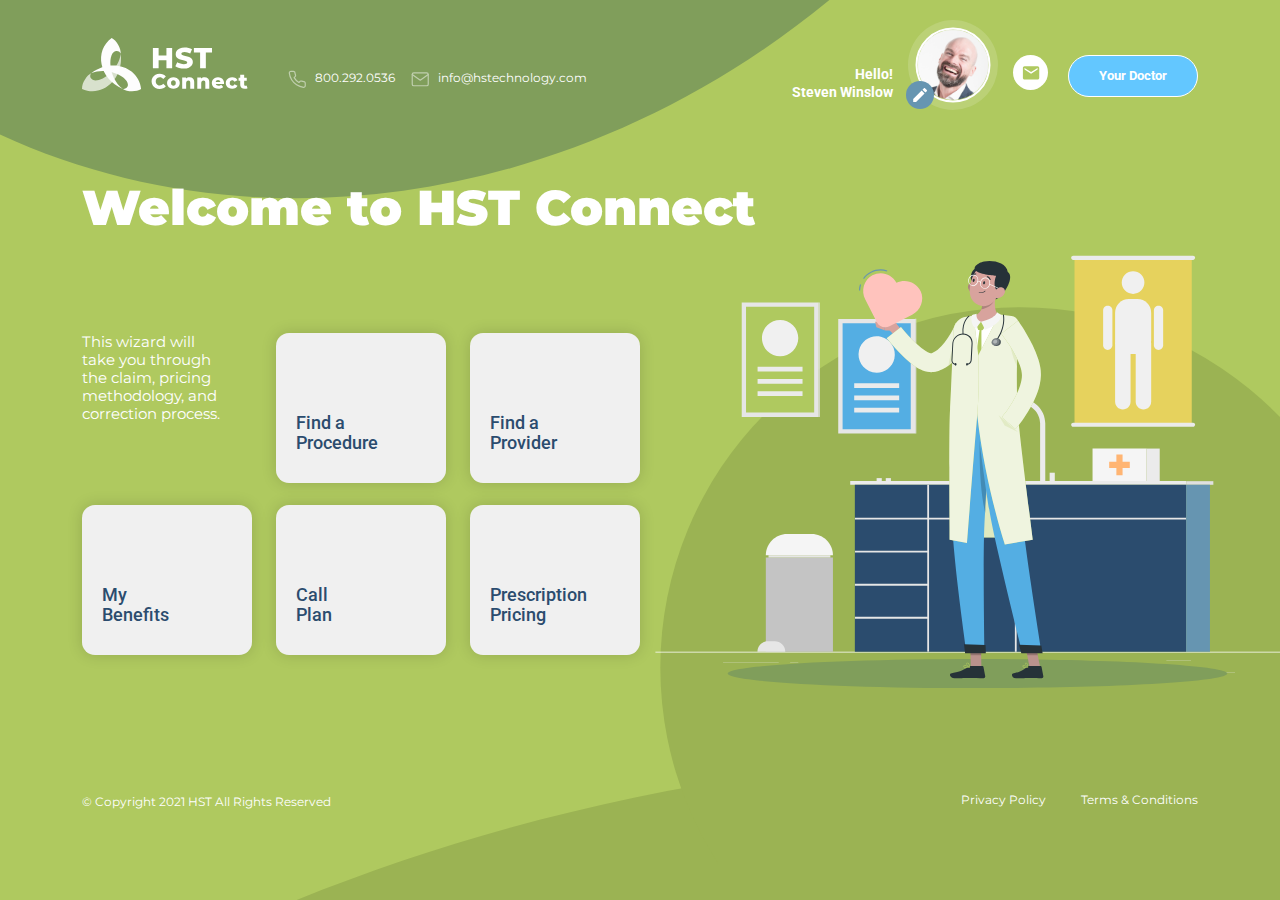
<file: index.html>
<!DOCTYPE html>
<html lang="en">

<head>
    <meta charset="UTF-8">
    <meta http-equiv="X-UA-Compatible" content="IE=edge">
    <meta name="viewport" content="width=device-width, initial-scale=1.0">
    <title>HTS WELCOME</title>

    <link href="https://stackpath.bootstrapcdn.com/font-awesome/4.7.0/css/font-awesome.min.css" rel="stylesheet"
        integrity="sha384-wvfXpqpZZVQGK6TAh5PVlGOfQNHSoD2xbE+QkPxCAFlNEevoEH3Sl0sibVcOQVnN" crossorigin="anonymous">

    <link rel="preconnect" href="https://fonts.googleapis.com">
    <link rel="preconnect" href="https://fonts.gstatic.com" crossorigin>
    <link href="https://fonts.googleapis.com/css2?family=Montserrat:wght@400;500;900&display=swap" rel="stylesheet">
    <link href="https://fonts.googleapis.com/css2?family=Roboto:wght@400;500;700&display=swap" rel="stylesheet">

    <link rel="stylesheet" href="./assets/css/bootstrap.min.css">
    <link rel="stylesheet" href="./assets/css/style.css">
    <link rel="stylesheet" href="./assets/css/responsive.css">
</head>

<body class="green-screen">
    <div id="main-div">
        <img class="bg-shape1" src="./assets/images/background/top-shape.svg" alt="top-shape">

        <!-- ================================================================
                                navbar html start
         ================================================================ -->

        <nav class="navbar navbar-expand-lg">
            <div class="container">
                <a class="navbar-brand logo" href="index.html">
                    <img src="./assets/images/Nav/logo.svg" alt="logo">
                </a>
                <a class="desk msg-extra" href="messeage.html">
                    <div class="e-mail">
                        <img src="./assets/images/Nav/e-mail.svg" alt="e-mail">
                    </div>
                </a>
                <button class="navbar-toggler" type="button" data-bs-toggle="collapse"
                    data-bs-target="#navbarSupportedContent" aria-controls="navbarSupportedContent"
                    aria-expanded="false" aria-label="Toggle navigation">
                    <i class="fa fa-bars" aria-hidden="true"></i>
                </button>
                <div class="collapse navbar-collapse" id="navbarSupportedContent">
                    <ul class="navbar-nav ms-auto mb-2 mb-lg-0">

                        <li class="nav-item mobile">
                            <div class="contact">
                                <a href="tel:800.292.0536" class="small-mon"><img
                                        src="./assets/images/Nav/phone-call.svg" alt="phone-call">800.292.0536</a>
                            </div>
                        </li>
                        <li class="nav-item mobile">
                            <div class="contact">
                                <a href="mailto: INFO@HSTECHNOLOGY.COM" class="small-mon"><img
                                        src="./assets/images/Nav/mail.svg" alt="mail">info@hstechnology.com</a>
                            </div>
                        </li>
                        <li class="nav-item">
                            <div class="profile">
                                <div class="name">
                                    <p class="boldx18-ro">Hello!</p>
                                    <p class="boldx18-ro">Steven Winslow</p>
                                </div>
                                <div class="image">
                                    <div class="circle">
                                        <a href="#">
                                            <div class="main-photo">
                                                <img src="./assets/images/Nav/profile-pic.png" alt="profile-pic">
                                            </div>
                                        </a>
                                    </div>
                                    <a class="edit-pro " href="#" data-bs-toggle="modal" data-bs-target="#changePhoto">
                                        <div class="edit ">
                                            <img class="userEdit-icon" src="./assets/images/Nav/edit-icon.svg"
                                                alt="edit-icon">
                                        </div>
                                    </a>
                                </div>
                            </div>
                        </li>
                        <li class="nav-item desk">
                            <div class="contact">
                                <a href="tel:800.292.0536" class="small-mon"><img
                                        src="./assets/images/Nav/phone-call.svg" alt="phone-call">800.292.0536</a>
                            </div>
                        </li>
                        <li class="nav-item desk">
                            <div class="contact">
                                <a href="mailto: INFO@HSTECHNOLOGY.COM" class="small-mon"><img
                                        src="./assets/images/Nav/mail.svg" alt="mail">info@hstechnology.com</a>
                            </div>
                        </li>
                        <li class="nav-item mobile">
                            <a href="messeage.html">
                                <div class="e-mail">
                                    <img src="./assets/images/Nav/e-mail.svg" alt="e-mail">
                                </div>
                            </a>
                        </li>

                        <li class="nav-item">
                            <a href="#" class="nav-custom-btn boldx14-ro"> Your Doctor </a>
                        </li>
                    </ul>
                </div>
                <!-- Modal -->
                <div class="modal fade" id="changePhoto" tabindex="-1" aria-labelledby="exampleModalLabel"
                    aria-hidden="true">
                    <div class="container">
                        <div class="modal-dialog">
                            <div class="modal-content">
                                <div class="modal-header">
                                    <button type="button" class="changepic-close" data-bs-dismiss="modal"
                                        aria-label="Close">
                                        <img src="assets/images/messages/user-popup-icon.svg" alt="close">
                                    </button>
                                </div>
                                <div class="modal-body">
                                    <div class="changepic-content">
                                        <h2 class="smediumx24l28-ro">Change Photo</h2>
                                        <div class="changeUser-photo"
                                            style="background-image: url('assets/images/Nav/upload-default.png');">
                                        </div>
                                        <p class="sboldx14l18-ro">Files :</p>
                                        <div class="change-options">
                                            <a href="#"><img src="assets/images/Nav/take-photo.svg"
                                                    alt="take a photo"><span class="ssmallx12-ro">Take a
                                                    photo</span></a>
                                            <div class="change-input">
                                                <input id="fileUpload" type="file" placeholder="Select Photo" />
                                                <label for="fileUpload" class="fileUpload-label"><span><img
                                                            src="assets/images/Nav/file-upload.svg"
                                                            alt="upload-icon"></span><span class="ssmallx12-ro">Select
                                                        Photo</span></label>
                                            </div>
                                        </div>
                                        <a href="#" class="remove-photo smediumx14l16-ro">Remove photo</a>
                                    </div>
                                </div>
                            </div>
                        </div>
                    </div>
                </div>
            </div>
        </nav>
        <!-- ================================================================
                                navbar html end
            ================================================================ -->

        <!-- ================================================================
                                home html start
            ================================================================ -->

        <section id="hts-login">
            <div class="container">
                <div class="login-title">
                    <h1 class="sblackx62-mon">Welcome to HST Connect</h1>
                </div>
                <div class="row flexx-res g-lg-0">
                    <div class="col-xxl-6 col-xl-6 col-lg-6">
                        <div class="welcome-item hst-mt-59 hst-mt-59-2 hst-res-mt">
                            <div class="row home-flexx-wrap">
                                <div class="col-xxl-4 col-xl-4 col-lg-4 col">
                                    <div class="item-one">
                                        <p class="ssmallx18-mon">This wizard will take you through the claim, pricing
                                            methodology, and correction process.</p>
                                    </div>
                                </div>
                                <div class="col-xxl-4 col-xl-4  col-lg-4 col">
                                    <a href="procedure.html" class="items smediumx24-ro">Find a <br /> Procedure</a>
                                </div>
                                <div class="col-xxl-4 col-xl-4 col-lg-4 col">
                                    <a href="provider.html" class="items smediumx24-ro">Find a <br /> Provider</a>
                                </div>
                                <div class="col-xxl-4 col-xl-4 col-lg-4 col">
                                    <a href="benefit.html" class="items smediumx24-ro">My <br /> Benefits</a>
                                </div>
                                <div class="col-xxl-4 col-xl-4 col-lg-4 col">
                                    <a href="plan.html" class="items smediumx24-ro">Call <br /> Plan</a>
                                </div>
                                <div class="col-xxl-4 col-xl-4 col-lg-4 col">
                                    <a href="prescription.html" class="items smediumx24-ro">Prescription <br />
                                        Pricing</a>
                                </div>
                            </div>
                        </div>
                    </div>
                    <div class="col-xxl-6 col-xl-6 col-lg-6">
                        <div class="login-image">
                            <img src="./assets/images/login/login-img.svg" alt="login-image">
                        </div>
                    </div>
                </div>
            </div>
        </section>

        <!-- ================================================================
                                    home html end
             ================================================================ -->

        <!-- ================================================================
                                footer html start
         ================================================================ -->

        <section id="footer-part">
            <div class="container">
                <div class="main">
                    <div class="copy">
                        <p class="small-mon"> &copy; Copyright 2021 HST All Rights Reserved</p>
                    </div>
                    <div class="term">
                        <a href="#" class="small-mon">Privacy Policy</a>
                        <a href="#" class="small-mon">Terms & Conditions</a>
                    </div>
                </div>
            </div>
        </section>


        <!-- ================================================================
                                footer html end
         ================================================================ -->

    </div>

    <script src="./assets/js/jquery-3.3.1.slim.min.js"></script>
    <script src="./assets/js/bootstrap.bundle.min.js"></script>
    <script src="./assets/js/script.js"></script>
</body>

</html>
</file>
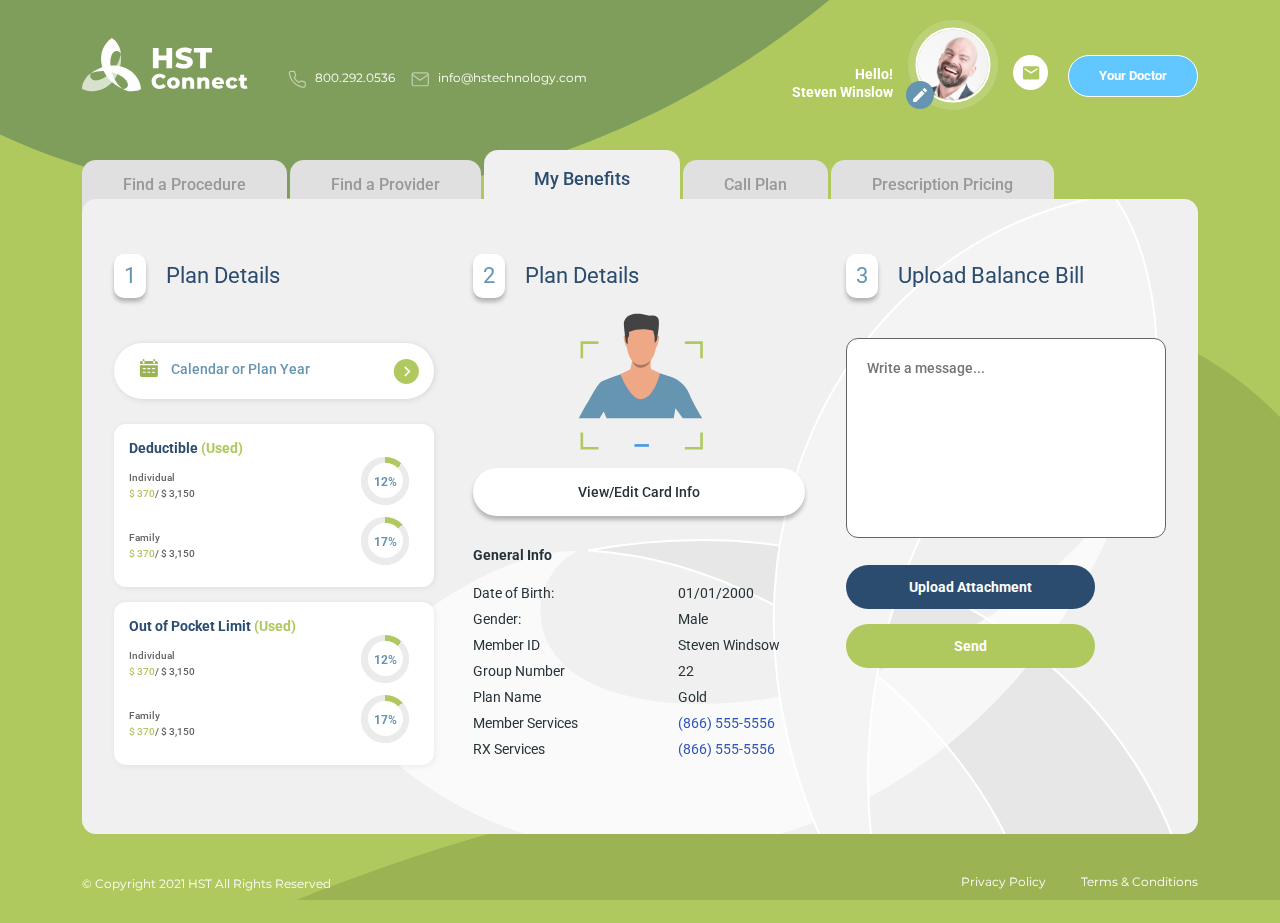
<file: benefit.html>
<!DOCTYPE html>
<html lang="en">

<head>
    <meta charset="UTF-8">
    <meta http-equiv="X-UA-Compatible" content="IE=edge">
    <meta name="viewport" content="width=device-width, initial-scale=1.0">
    <title>HST Connect</title>

    <link href="https://stackpath.bootstrapcdn.com/font-awesome/4.7.0/css/font-awesome.min.css" rel="stylesheet"
        integrity="sha384-wvfXpqpZZVQGK6TAh5PVlGOfQNHSoD2xbE+QkPxCAFlNEevoEH3Sl0sibVcOQVnN" crossorigin="anonymous">

    <link rel="preconnect" href="https://fonts.googleapis.com">
    <link rel="preconnect" href="https://fonts.gstatic.com" crossorigin>
    <link href="https://fonts.googleapis.com/css2?family=Montserrat:wght@400;500;900&display=swap" rel="stylesheet">
    <link href="https://fonts.googleapis.com/css2?family=Roboto:wght@400;500;700&display=swap" rel="stylesheet">

    <link rel="stylesheet" href="./assets/css/bootstrap.min.css">
    <link rel="stylesheet" href="./assets/css/style.css">
    <link rel="stylesheet" href="./assets/css/body.css">
    <link rel="stylesheet" href="./assets/css/progress.css">
    <link rel="stylesheet" href="./assets/css/responsive.css">
</head>

<body class="green-screen">
    <div id="main-div">
        <img class="bg-shape1" src="./assets/images/background/top-shape.svg" alt="top-shape">


        <!-- ================================================================
                                navbar html start
         ================================================================ -->

        <nav class="navbar navbar-expand-lg">
            <div class="container">
                <a class="navbar-brand logo" href="index.html">
                    <img src="./assets/images/Nav/logo.svg" alt="logo">
                </a>
                <a class="desk msg-extra" href="messeage.html">
                    <div class="e-mail">
                        <img src="./assets/images/Nav/e-mail.svg" alt="e-mail">
                    </div>
                </a>
                <button class="navbar-toggler" type="button" data-bs-toggle="collapse"
                    data-bs-target="#navbarSupportedContent" aria-controls="navbarSupportedContent"
                    aria-expanded="false" aria-label="Toggle navigation">
                    <i class="fa fa-bars" aria-hidden="true"></i>
                </button>
                <div class="collapse navbar-collapse" id="navbarSupportedContent">
                    <ul class="navbar-nav ms-auto mb-2 mb-lg-0">

                        <li class="nav-item mobile">
                            <div class="contact">
                                <a href="tel:800.292.0536" class="small-mon"><img
                                        src="./assets/images/Nav/phone-call.svg" alt="phone-call">800.292.0536</a>
                            </div>
                        </li>
                        <li class="nav-item mobile">
                            <div class="contact">
                                <a href="mailto: INFO@HSTECHNOLOGY.COM" class="small-mon"><img
                                        src="./assets/images/Nav/mail.svg" alt="mail">info@hstechnology.com</a>
                            </div>
                        </li>
                        <li class="nav-item">
                            <div class="profile">
                                <div class="name">
                                    <p class="boldx18-ro">Hello!</p>
                                    <p class="boldx18-ro">Steven Winslow</p>
                                </div>
                                <div class="image">
                                    <div class="circle">
                                        <a href="#">
                                            <div class="main-photo">
                                                <img src="./assets/images/Nav/profile-pic.png" alt="profile-pic">
                                            </div>
                                        </a>
                                    </div>
                                    <a class="edit-pro " href="#" data-bs-toggle="modal" data-bs-target="#changePhoto">
                                        <div class="edit ">
                                            <img class="userEdit-icon" src="./assets/images/Nav/edit-icon.svg"
                                                alt="edit-icon">
                                        </div>
                                    </a>
                                </div>
                            </div>
                        </li>
                        <li class="nav-item desk">
                            <div class="contact">
                                <a href="tel:800.292.0536" class="small-mon"><img
                                        src="./assets/images/Nav/phone-call.svg" alt="phone-call">800.292.0536</a>
                            </div>
                        </li>
                        <li class="nav-item desk">
                            <div class="contact">
                                <a href="mailto: INFO@HSTECHNOLOGY.COM" class="small-mon"><img
                                        src="./assets/images/Nav/mail.svg" alt="mail">info@hstechnology.com</a>
                            </div>
                        </li>
                        <li class="nav-item mobile">
                            <a href="messeage.html">
                                <div class="e-mail">
                                    <img src="./assets/images/Nav/e-mail.svg" alt="e-mail">
                                </div>
                            </a>
                        </li>

                        <li class="nav-item">
                            <a href="#" class="nav-custom-btn boldx14-ro"> Your Doctor </a>
                        </li>
                    </ul>
                </div>
                <!-- Modal -->
                <div class="modal fade" id="changePhoto" tabindex="-1" aria-labelledby="exampleModalLabel"
                    aria-hidden="true">
                    <div class="container">
                        <div class="modal-dialog">
                            <div class="modal-content">
                                <div class="modal-header">
                                    <button type="button" class="changepic-close" data-bs-dismiss="modal"
                                        aria-label="Close">
                                        <img src="assets/images/messages/user-popup-icon.svg" alt="close">
                                    </button>
                                </div>
                                <div class="modal-body">
                                    <div class="changepic-content">
                                        <h2 class="smediumx24l28-ro">Change Photo</h2>
                                        <div class="changeUser-photo"
                                            style="background-image: url('assets/images/Nav/upload-default.png');">
                                        </div>
                                        <p class="sboldx14l18-ro">Files :</p>
                                        <div class="change-options">
                                            <a href="#"><img src="assets/images/Nav/take-photo.svg"
                                                    alt="take a photo"><span class="ssmallx12-ro">Take a
                                                    photo</span></a>
                                            <div class="change-input">
                                                <input id="fileUpload" type="file" placeholder="Select Photo" />
                                                <label for="fileUpload" class="fileUpload-label"><span><img
                                                            src="assets/images/Nav/file-upload.svg"
                                                            alt="upload-icon"></span><span class="ssmallx12-ro">Select
                                                        Photo</span></label>
                                            </div>
                                        </div>
                                        <a href="#" class="remove-photo smediumx14l16-ro">Remove photo</a>
                                    </div>
                                </div>
                            </div>
                        </div>
                    </div>
                </div>
            </div>
        </nav>
        <!-- ================================================================
                                navbar html end
         ================================================================ -->

        <!-- ================================================================
                                tabs html start
         ================================================================ -->

        <section id="tabs-part">
            <div class="container">
                <ul class="nav nav-tabs " id="myTab" role="tablist">
                    <li class="nav-item " role="presentation">
                        <button class="nav-link  mediumx18-ro" id="Procedure-tab" data-bs-toggle="tab"
                            data-bs-target="#Procedure" type="button" role="tab" aria-controls="home"
                            aria-selected="true">Find a Procedure</button>
                    </li>
                    <li class="nav-item" role="presentation">
                        <button class="nav-link   mediumx18-ro" id="Provider-tab" data-bs-toggle="tab"
                            data-bs-target="#Provider" type="button" role="tab" aria-controls="profile"
                            aria-selected="false">Find a Provider</button>
                    </li>
                    <li class="nav-item" role="presentation">
                        <button class="nav-link active  mediumx18-ro" id="Benefits-tab" data-bs-toggle="tab"
                            data-bs-target="#Benefits" type="button" role="tab" aria-controls="contact"
                            aria-selected="false">My Benefits</button>
                    </li>

                    <li class="nav-item" role="presentation">
                        <button class="nav-link  mediumx18-ro" id="Plan-tab" data-bs-toggle="tab" data-bs-target="#Plan"
                            type="button" role="tab" aria-controls="contact" aria-selected="false">Call Plan</button>
                    </li>
                    <li class="nav-item" role="presentation">
                        <button class="nav-link   mediumx18-ro" id="Pricing-tab" data-bs-toggle="tab"
                            data-bs-target="#Pricing" type="button" role="tab" aria-controls="contact"
                            aria-selected="false">Prescription Pricing</button>
                    </li>
                </ul>
                <div class="tab-content" id="myTabContent">
                    <div class="tab-pane fade   proce" id="Procedure" role="tabpanel" aria-labelledby="Procedure-tab">
                        <div class="main-procedure">
                            <div class="container">
                                <div class="row">
                                    <div class="col-xxl-2 col-xl-3 col-lg-3">
                                        <div class="number res-number">
                                            <div class="left">
                                                <span class="regular24-ro">1</span>
                                            </div>
                                            <div class="right">
                                                <p class="regular24-ro widt">Please select Body Part</p>
                                            </div>
                                        </div>
                                    </div>
                                    <div class="col-xxl-3 col-xl-3 col-lg-3">
                                        <!-- Human Body //-->
                                        <div class="human-body">
                                            <svg data-position='head' id='head' class='head'
                                                xmlns='http://www.w3.org/2000/svg' width='56.594' height='95.031'
                                                viewBox='0 0 56.594 95.031'>
                                                <path
                                                    d='M15.92 68.5l8.8 12.546 3.97 13.984-9.254-7.38-4.622-15.848zm27.1 0l-8.8 12.546-3.976 13.988 9.254-7.38 4.622-15.848zm6.11-27.775l.108-11.775-21.16-14.742L8.123 26.133 8.09 40.19l-3.24.215 1.462 9.732 5.208 1.81 2.36 11.63 9.72 11.018 10.856-.324 9.56-10.37 1.918-11.952 5.207-1.81 1.342-9.517zm-43.085-1.84l-.257-13.82L28.226 11.9l23.618 15.755-.216 10.37 4.976-17.085L42.556 2.376 25.49 0 10.803 3.673.002 24.415z' />
                                            </svg>
                                            <svg data-position='left-shoulder' id='left-shoulder' class='left-shoulder'
                                                xmlns='http://www.w3.org/2000/svg' width='109.532' height='46.594'
                                                viewBox='0 0 109.532 46.594'>
                                                <path
                                                    d='m 38.244,-0.004 1.98,9.232 -11.653,2.857 -7.474,-2.637 z M 17.005,10.536 12.962,8.35 0.306,22.35 0.244,27.675 c 0,0 16.52,-17.015 16.764,-17.14 z m 1.285,0.58 C 18.3,11.396 0.528,30.038 0.528,30.038 L -0.01,46.595 6.147,36.045 18.017,30.989 26.374,15.6 Z' />
                                            </svg>
                                            <svg data-position='right-shoulder' id='right-shoulder'
                                                class='right-shoulder' xmlns='http://www.w3.org/2000/svg'
                                                width='109.532' height='46.594' viewBox='0 0 109.532 46.594'>
                                                <path
                                                    d='m 3.2759972,-0.004 -1.98,9.232 11.6529998,2.857 7.473999,-2.637 z m 21.2379988,10.54 4.044,-2.187 12.656,14 0.07,5.33 c 0,0 -16.524,-17.019 -16.769,-17.144 z m -1.285,0.58 c -0.008,0.28 17.762,18.922 17.762,18.922 l 0.537,16.557 -6.157,-10.55 -11.871,-5.057 L 15.147997,15.6 Z' />
                                            </svg>
                                            <svg data-position='left-arm' id='left-arm' class='left-arm'
                                                xmlns='http://www.w3.org/2000/svg' width='156.344' height='119.25'
                                                viewBox='0 0 156.344 119.25'>
                                                <path
                                                    d='m21.12,56.5a1.678,1.678 0 0 1 -0.427,0.33l0.935,8.224l12.977,-13.89l1.2,-8.958a168.2,168.2 0 0 0 -14.685,14.294zm1.387,12.522l-18.07,48.91l5.757,1.333l19.125,-39.44l3.518,-22.047l-10.33,11.244zm-5.278,-18.96l2.638,18.74l-17.2,46.023l-2.657,-1.775l6.644,-35.518l10.575,-27.47zm18.805,-12.323a1.78,1.78 0 0 1 0.407,-0.24l3.666,-27.345l-7.037,-10.139l-7.258,10.58l-6.16,37.04l0.566,4.973a151.447,151.447 0 0 1 15.808,-14.87l0.008,0.001zm-13.742,-28.906l-3.3,35.276l-2.2,-26.238l5.5,-9.038z' />
                                            </svg>
                                            <svg data-position='right-arm' id='right-arm' class='right-arm'
                                                xmlns='http://www.w3.org/2000/svg' width='156.344' height='119.25'
                                                viewBox='0 0 156.344 119.25'>
                                                <path
                                                    d='m 18.997,56.5 a 1.678,1.678 0 0 0 0.427,0.33 L 18.489,65.054 5.512,51.164 4.312,42.206 A 168.2,168.2 0 0 1 18.997,56.5 Z m -1.387,12.522 18.07,48.91 -5.757,1.333 L 10.798,79.825 7.28,57.778 17.61,69.022 Z m 5.278,-18.96 -2.638,18.74 17.2,46.023 2.657,-1.775 L 33.463,77.532 22.888,50.062 Z M 4.083,37.739 A 1.78,1.78 0 0 0 3.676,37.499 L 0.01,10.154 7.047,0.015 l 7.258,10.58 6.16,37.04 -0.566,4.973 A 151.447,151.447 0 0 0 4.091,37.738 l -0.008,10e-4 z m 13.742,-28.906 3.3,35.276 2.2,-26.238 -5.5,-9.038 z' />
                                            </svg>
                                            <svg data-position='chest' id='chest' class='chest'
                                                xmlns='http://www.w3.org/2000/svg' width='86.594' height='45.063'
                                                viewBox='0 0 86.594 45.063'>
                                                <path
                                                    d='M19.32 0l-9.225 16.488-10.1 5.056 6.15 4.836 4.832 14.07 11.2 4.616 17.85-8.828-4.452-34.7zm47.934 0l9.225 16.488 10.1 5.056-6.15 4.836-4.833 14.07-11.2 4.616-17.844-8.828 4.45-34.7z' />
                                            </svg>
                                            <svg data-position='stomach' id='stomach' class='stomach'
                                                xmlns='http://www.w3.org/2000/svg' width='75.25' height='107.594'
                                                viewBox='0 0 75.25 107.594'>
                                                <path
                                                    d='M19.25 7.49l16.6-7.5-.5 12.16-14.943 7.662zm-10.322 8.9l6.9 3.848-.8-9.116zm5.617-8.732L1.32 2.15 6.3 15.6zm-8.17 9.267l9.015 5.514 1.54 11.028-8.795-5.735zm15.53 5.89l.332 8.662 12.286-2.665.664-11.826zm14.61 84.783L33.28 76.062l-.08-20.53-11.654-5.736-1.32 37.5zM22.735 35.64L22.57 46.3l11.787 3.166.166-16.657zm-14.16-5.255L16.49 35.9l1.1 11.25-8.8-7.06zm8.79 22.74l-9.673-7.28-.84 9.78L-.006 68.29l10.564 14.594 5.5.883 1.98-20.735zM56 7.488l-16.6-7.5.5 12.16 14.942 7.66zm10.32 8.9l-6.9 3.847.8-9.116zm-5.617-8.733L73.93 2.148l-4.98 13.447zm8.17 9.267l-9.015 5.514-1.54 11.03 8.8-5.736zm-15.53 5.89l-.332 8.662-12.285-2.665-.664-11.827zm-14.61 84.783l3.234-31.536.082-20.532 11.65-5.735 1.32 37.5zm13.78-71.957l.166 10.66-11.786 3.168-.166-16.657zm14.16-5.256l-7.915 5.514-1.1 11.25 8.794-7.06zm-8.79 22.743l9.673-7.28.84 9.78 6.862 12.66-10.564 14.597-5.5.883-1.975-20.74z' />
                                            </svg>
                                            <svg data-position='left-leg' id='left-leg' class='left-leg'
                                                xmlns='http://www.w3.org/2000/svg' width='93.626' height='250.625'
                                                viewBox='0 0 93.626 250.625'>
                                                <path
                                                    d='m 18.00179,139.99461 -0.664,5.99 4.647,5.77 1.55,9.1 3.1,1.33 2.655,-13.755 1.77,-4.88 -1.55,-3.107 z m 20.582,0.444 -3.32,9.318 -7.082,13.755 1.77,12.647 5.09,-14.2 4.205,-7.982 z m -26.557,-12.645 5.09,27.29 -3.32,-1.777 -2.656,8.875 z m 22.795,42.374 -1.55,4.88 -3.32,20.634 -0.442,27.51 4.65,26.847 -0.223,-34.39 4.87,-13.754 0.663,-15.087 z m -10.623,12.424 1.106,41.267 c 14.157565,64.57987 -5.846437,10.46082 -16.8199998,-29.07 l 5.5329998,-36.384 z m -9.71,-178.164003 0,22.476 15.71,31.073 9.923,30.850003 -1.033,-21.375 z m 25.49,30.248 0.118,-0.148 -0.793,-2.024 -16.545,-18.16 -1.242,-0.44 10.984,28.378 z m -6.255,10.766 6.812,17.6 2.274,-21.596 -1.344,-3.43 z m -26.4699998,17.82 0.827,25.340003 12.8159998,35.257 -3.928,10.136 -12.6099998,-44.51 z M 31.81879,76.04161 l 0.345,0.826 6.47,15.48 -4.177,38.342 -6.594,-3.526 5.715,-35.7 z m -21.465,-74.697003 0.827,21.373 L 4.1527902,65.02561 0.84679017,30.870607 Z m 2.068,27.323 14.677,32.391 3.307,26.000003 -6.2,36.58 -13.437,-37.241 -0.8269998,-38.342003 z' />
                                            </svg>
                                            <svg data-position='right-leg' id='right-leg' class='right-leg'
                                                xmlns='http://www.w3.org/2000/svg' width='80' height='250.625'
                                                viewBox='0 0 80 250.625'>
                                                <path
                                                    d='m 26.664979,139.7913 0.663,5.99 -4.647,5.77 -1.55,9.1 -3.1,1.33 -2.655,-13.755 -1.77,-4.88 1.55,-3.107 z m -20.5820002,0.444 3.3200005,9.318 7.0799997,13.755 -1.77,12.647 -5.0899997,-14.2 -4.2000005,-7.987 z m 3.7620005,29.73 1.5499997,4.88 3.32,20.633 0.442,27.51 -4.648,26.847 0.22,-34.39 -4.8670002,-13.754 -0.67,-15.087 z m 10.6229997,12.424 -1.107,41.267 -8.852,33.28 9.627,-4.55 16.046,-57.8 -5.533,-36.384 z m -13.9460002,74.991 c -5.157661,19.45233 -2.5788305,9.72616 0,0 z M 30.177979,4.225305 l 0,22.476 -15.713,31.072 -9.9230002,30.850005 1.033,-21.375005 z m -25.4930002,30.249 -0.118,-0.15 0.793,-2.023 16.5450002,-18.16 1.24,-0.44 -10.98,28.377 z m 6.2550002,10.764 -6.8120002,17.6 -2.274,-21.595 1.344,-3.43 z m 26.47,17.82 -0.827,25.342005 -12.816,35.25599 3.927,10.136 12.61,-44.50999 z m -24.565,12.783005 -0.346,0.825 -6.4700002,15.48 4.1780002,38.34199 6.594,-3.527 -5.715,-35.69999 z m 19.792,51.74999 -5.09,27.29 3.32,-1.776 2.655,8.875 z m 1.671,-126.452995 -0.826,21.375 7.03,42.308 3.306,-34.155 z m -2.066,27.325 -14.677,32.392 -3.308,26.000005 6.2,36.57999 13.436,-37.23999 0.827,-38.340005 z' />
                                            </svg>
                                            <svg data-position='left-hand' id='left-hand' class='left-hand'
                                                xmlns='http://www.w3.org/2000/svg' width='90' height='38.938'
                                                viewBox='0 0 90 38.938'>
                                                <path
                                                    d='m 21.255,-0.00198191 2.88,6.90000201 8.412,1.335 0.664,12.4579799 -4.427,17.8 -2.878,-0.22 2.8,-11.847 -2.99,-0.084 -4.676,12.6 -3.544,-0.446 4.4,-12.736 -3.072,-0.584 -5.978,13.543 -4.428,-0.445 6.088,-14.1 -2.1,-1.25 L 4.878,34.934 1.114,34.489 12.4,12.9 11.293,11.12 0.665,15.57 0,13.124 8.635,5.3380201 Z' />
                                            </svg>
                                            <svg data-position='right-hand' id='right-hand' class='right-hand'
                                                xmlns='http://www.w3.org/2000/svg' width='90' height='38.938'
                                                viewBox='0 0 90 38.938'>
                                                <path
                                                    d='m 13.793386,-0.00198533 -2.88,6.90000163 -8.4120002,1.335 -0.664,12.4579837 4.427,17.8 2.878,-0.22 -2.8,-11.847 2.99,-0.084 4.6760002,12.6 3.544,-0.446 -4.4,-12.736 3.072,-0.584 5.978,13.543 4.428,-0.445 -6.088,-14.1 2.1,-1.25 7.528,12.012 3.764,-0.445 -11.286,-21.589 1.107,-1.78 10.628,4.45 0.665,-2.447 -8.635,-7.7859837 z' />
                                            </svg>
                                            <svg data-position='left-foot' id='left-foot' class='left-foot'
                                                xmlns='http://www.w3.org/2000/svg' width='30' height='30'
                                                viewBox='0 0 30 30'>
                                                <path
                                                    d='m 19.558357,1.92821 c -22.1993328,20.55867 -11.0996668,10.27933 0,0 z m 5.975,5.989 -0.664,18.415 -1.55,6.435 -4.647,0 -1.327,-4.437 -1.55,-0.222 0.332,4.437 -5.864,-1.778 -1.5499998,-0.887 -6.64,-1.442 -0.22,-5.214 6.418,-10.87 4.4259998,-5.548 c 9.991542,-3.26362 9.41586,-8.41457 12.836,1.111 z' />
                                            </svg>
                                            <svg data-position='right-foot' id='right-foot' class='right-foot'
                                                xmlns='http://www.w3.org/2000/svg' width='90' height='38.938'
                                                viewBox='0 0 90 38.938'>
                                                <path
                                                    d='m 11.723492,2.35897 c -40.202667,20.558 -20.1013335,10.279 0,0 z m -5.9740005,5.989 0.663,18.415 1.546,6.435 4.6480005,0 1.328,-4.437 1.55,-0.222 -0.333,4.437 5.863,-1.778 1.55,-0.887 6.638,-1.442 0.222,-5.214 -6.418,-10.868 -4.426,-5.547 -10.8440005,-4.437 z' />
                                            </svg>
                                        </div>
                                        <!--// Human Body -->
                                        <!-- Data Showing //-->
                                        <div id="area">
                                            Area: <span id="data"></span>
                                        </div>
                                        <!--// Data Showing -->
                                    </div>
                                    <div class="col-xxl-7 col-xl-6 col-lg-6">
                                        <div class="procedure-select">
                                            <div class="number">
                                                <div class="left">
                                                    <span class="regular24-ro">2</span>
                                                </div>
                                                <div class="right">
                                                    <p class="regular24-ro ">Select a Procedure:</p>
                                                </div>
                                            </div>
                                            <form action="#">
                                                <div class="information-box">
                                                    <div class="selector-box">
                                                        <select class="form-select dropdown-div boldx14-ro "
                                                            aria-label="Default select example">
                                                            <option selected>CT Thorax</option>
                                                            <option value="1">CT Thorax1</option>
                                                            <option value="2">CT Thorax2</option>
                                                            <option value="3">CT Thorax3</option>
                                                        </select>
                                                    </div>
                                                    <span class="body-link boldx14-ro">or Select: <a href="#"
                                                            class="blackx14-ro"> <u>Body Part</u> </a> </span>

                                                    <div class="selector-box">
                                                        <select class="form-select dropdown-div regular14-ro  color"
                                                            aria-label="Default select example">
                                                            <option selected>Within 5 miles</option>
                                                            <option value="1">Within 10 miles</option>
                                                            <option value="2">Within 20 miles</option>
                                                            <option value="3">Within 30 miles</option>
                                                        </select>
                                                    </div>
                                                    <div class="radio-checkbox">
                                                        <label class="label-design regular14-ro">My Current Location
                                                            <input type="radio" checked="checked" name="radio">
                                                            <span class="checkmark"></span>
                                                        </label>
                                                        <label class="label-design regular14-ro">Input Location
                                                            <input type="radio" name="radio">
                                                            <span class="checkmark"></span>
                                                        </label>
                                                        <label class="label-design regular14-ro no-bor">Find on Map
                                                            <input type="radio" name="radio">
                                                            <span class="checkmark"></span>
                                                        </label>
                                                    </div>
                                                    <button type="submit"
                                                        class="mediumx14-ro sub-button">SEARCH</button>
                                                </div>
                                            </form>
                                        </div>
                                    </div>
                                </div>
                            </div>
                        </div>
                    </div>
                    <div class="tab-pane   fade" id="Provider" role="tabpanel" aria-labelledby="Provider-tab">
                        <div class="find-provider">
                            <div class="container">
                                <div class="row ">
                                    <div class="col-xxl-6 col-xl-6 col-lg-6">
                                        <div class="first">
                                            <div class="number-one">
                                                <div class="number">
                                                    <div class="left">
                                                        <span class="regular24-ro">1</span>
                                                    </div>
                                                    <div class="right">
                                                        <p class="regular24-ro ">Find a Hospital</p>
                                                    </div>
                                                </div>
                                                <div class="city">
                                                    <img src="./assets/images/tabs/city-icon.svg" alt="city-icon">
                                                </div>
                                            </div>
                                            <div class="information-box first-pad">
                                                <div class="selector-box provide-selector">
                                                    <select class="form-select dropdown-div boldx14-ro "
                                                        aria-label="Default select example">
                                                        <option selected>Find by Name</option>
                                                        <option value="1">Find by Name</option>
                                                        <option value="2">Find by Name</option>
                                                        <option value="3">Find by Name</option>
                                                    </select>
                                                </div>
                                                <div class="selector-box">
                                                    <select class="form-select dropdown-div regular14-ro  color"
                                                        aria-label="Default select example">
                                                        <option selected>Within 5 miles</option>
                                                        <option value="1">Within 10 miles</option>
                                                        <option value="2">Within 20 miles</option>
                                                        <option value="3">Within 30 miles</option>
                                                    </select>
                                                </div>
                                                <div class="radio-checkbox ">
                                                    <label class="label-design regular14-ro">My Current Location
                                                        <input type="radio" checked="checked" name="radio">
                                                        <span class="checkmark"></span>
                                                    </label>
                                                    <label class="label-design regular14-ro">Input Location
                                                        <input type="radio" name="radio">
                                                        <span class="checkmark"></span>
                                                    </label>
                                                    <label class="label-design regular14-ro no-bor">Find on Map
                                                        <input type="radio" name="radio">
                                                        <span class="checkmark"></span>
                                                    </label>
                                                </div>
                                                <p class="regular14-ro provider-pra">Lorem ipsum dolor sit amet,
                                                    consectetur
                                                    adipiscing elit, sed do eiusmod tempor incididunt ut labore et
                                                    dolore
                                                    magna aliqua. </p>
                                                <a href="provider2.html">
                                                    <button type="submit"
                                                        class="mediumx14-ro sub-button first-sub-button">SEARCH</button>
                                                </a>
                                            </div>
                                        </div>
                                    </div>
                                    <div class="col-xxl-6 col-xl-6 col-lg-6">
                                        <div class="second">
                                            <div class="number-one">
                                                <div class="number">
                                                    <div class="left">
                                                        <span class="regular24-ro">2</span>
                                                    </div>
                                                    <div class="right">
                                                        <p class="regular24-ro ">Find a Doctor</p>
                                                    </div>
                                                </div>
                                                <div class="city">
                                                    <img src="./assets/images/tabs/doctor-icon.svg" alt="doctor-icon">
                                                </div>
                                            </div>
                                            <div class="information-box no-pad">
                                                <div class="selector-box provide-selector top-selector">
                                                    <select class="form-select dropdown-div boldx14-ro "
                                                        aria-label="Default select example">
                                                        <option selected>Find by Name</option>
                                                        <option value="1">Find by Name1</option>
                                                        <option value="2">Find by Name2</option>
                                                        <option value="3">Find by Name3</option>
                                                    </select>
                                                </div>
                                                <div class="selector-box">
                                                    <select class="form-select dropdown-div regular14-ro  color"
                                                        aria-label="Default select example">
                                                        <option selected>Within 5 miles</option>
                                                        <option value="1">Within 10 miles</option>
                                                        <option value="2">Within 20 miles</option>
                                                        <option value="3">Within 30 miles</option>
                                                    </select>
                                                </div>
                                                <div class="radio-checkbox second-radio">
                                                    <label class="label-design regular14-ro">My Current Location
                                                        <input type="radio" checked="checked" name="radio1">
                                                        <span class="checkmark"></span>
                                                    </label>
                                                    <label class="label-design regular14-ro">Input Location
                                                        <input type="radio" name="radio1">
                                                        <span class="checkmark"></span>
                                                    </label>
                                                    <label class="label-design regular14-ro no-bor">Find on Map
                                                        <input type="radio" name="radio1">
                                                        <span class="checkmark"></span>
                                                    </label>
                                                </div>
                                                <div class="selector-box provide-selector special-selct">
                                                    <select class="form-select dropdown-div boldx14-ro "
                                                        aria-label="Default select example">
                                                        <option selected>Specialization: <p> Select...</p>
                                                        </option>
                                                        <option value="1">Specialization: Select...</option>
                                                        <option value="2">Specialization: Select...</option>
                                                        <option value="3">Specialization: Select...</option>
                                                    </select>
                                                </div>
                                                <p class="regular14-ro provider-pra no-padpra">Lorem ipsum dolor sit
                                                    amet, consectetur
                                                    adipiscing elit, sed do eiusmod tempor incididunt ut labore et
                                                    dolore
                                                    magna aliqua. </p>
                                                <a href="provider3.html">
                                                    <button type="submit"
                                                        class="mediumx14-ro sub-button">SEARCH</button>
                                                </a>
                                            </div>
                                        </div>
                                    </div>
                                </div>
                            </div>
                        </div>
                    </div>
                    <div class="tab-pane active show  fade " id="Benefits" role="tabpanel"
                        aria-labelledby="Benefits-tab">
                        <div class="benifts">
                            <div class="container">
                                <div class="row">
                                    <div class="col-xxl-4 col-xl-4 col-lg-4">
                                        <div class="plane">
                                            <div class="number">
                                                <div class="left">
                                                    <span class="regular24-ro">1</span>
                                                </div>
                                                <div class="right">
                                                    <p class="regular24-ro ">Plan Details</p>
                                                </div>
                                            </div>
                                            <div class="calender">
                                                <a href="#" class="mediumx14-ro  ">
                                                    <div class="calender-lleft">
                                                        <img class="calen" src="./assets/images/tabs/calender.svg"
                                                            alt="calender">
                                                        Calendar or Plan Year
                                                    </div>
                                                    <img class="expand" src="./assets/images/tabs/expand_more.svg"
                                                        alt="">
                                                </a>
                                            </div>
                                            <div class="deductible">
                                                <h3 class="boldx14-18-ro">Deductible <span>(Used)</span> </h3>
                                                <div class="progre">
                                                    <div class="text">
                                                        <p class="mediumx12-ro">Individual</p>
                                                        <p class="mediumx12-ro"><span>$ 370</span>/ $ 3,150</p>
                                                    </div>
                                                    <div class="benefit-progresbar">
                                                        <div class="progress-circle-container">
                                                            <div class="progress-circle progress-12"><span
                                                                    class="boldx12-ro">12</span></div>
                                                        </div>
                                                    </div>
                                                </div>
                                                <div class="progre">
                                                    <div class="text">
                                                        <p class="mediumx12-ro">Family</p>
                                                        <p class="mediumx12-ro"><span>$ 370</span>/ $ 3,150</p>
                                                    </div>
                                                    <div class="benefit-progresbar">
                                                        <div class="progress-circle-container">
                                                            <div class="progress-circle progress-17"><span
                                                                    class="boldx12-ro">17</span></div>
                                                        </div>
                                                    </div>
                                                </div>
                                            </div>
                                            <div class="deductible">
                                                <h3 class="boldx14-18-ro">Out of Pocket Limit <span>(Used)</span> </h3>
                                                <div class="progre">
                                                    <div class="text">
                                                        <p class="mediumx12-ro">Individual</p>
                                                        <p class="mediumx12-ro"><span>$ 370</span>/ $ 3,150</p>
                                                    </div>
                                                    <div class="benefit-progresbar">
                                                        <div class="progress-circle-container">
                                                            <div class="progress-circle progress-12"><span
                                                                    class="boldx12-ro">12</span></div>
                                                        </div>
                                                    </div>
                                                </div>
                                                <div class="progre">
                                                    <div class="text">
                                                        <p class="mediumx12-ro">Family</p>
                                                        <p class="mediumx12-ro"><span>$ 370</span>/ $ 3,150</p>
                                                    </div>
                                                    <div class="benefit-progresbar">
                                                        <div class="progress-circle-container">
                                                            <div class="progress-circle progress-17"><span
                                                                    class="boldx12-ro">17</span></div>
                                                        </div>
                                                    </div>
                                                </div>
                                            </div>
                                        </div>
                                    </div>
                                    <div class="col-xxl-4 col-xl-4 col-lg-4">
                                        <div class="information">
                                            <div class="number">
                                                <div class="left">
                                                    <span class="regular24-ro">2</span>
                                                </div>
                                                <div class="right">
                                                    <p class="regular24-ro ">Plan Details</p>
                                                </div>
                                            </div>
                                            <div class="image">
                                                <img src="./assets/images/tabs/information.svg" alt="information">
                                            </div>
                                            <a href="#" class="mediumx18-ro info-edit">View/Edit Card Info</a>
                                            <div class="g-info">
                                                <h4 class="boldx18-ro g-info-heading">General Info</h4>
                                                <div class="datas regular14-ro">
                                                    <ul>
                                                        <li>Date of Birth:</li>
                                                        <li>Gender:</li>
                                                        <li>Member ID</li>
                                                        <li>Group Number</li>
                                                        <li>Plan Name</li>
                                                        <li>Member Services</li>
                                                        <li>RX Services</li>
                                                    </ul>
                                                    <ul class="second-col">
                                                        <li>01/01/2000</li>
                                                        <li>Male</li>
                                                        <li>Steven Windsow</li>
                                                        <li>22</li>
                                                        <li>Gold</li>
                                                        <li><a href="tel:(866) 555-5556">(866) 555-5556</a> </li>
                                                        <li><a href="tel:(866) 555-5556">(866) 555-5556</a></li>
                                                        <li></li>
                                                        <li></li>
                                                    </ul>
                                                </div>
                                            </div>
                                        </div>
                                    </div>
                                    <div class="col-xxl-4 col-xl-4 col-lg-4">
                                        <div class="upload">
                                            <div class="number">
                                                <div class="left">
                                                    <span class="regular24-ro">3</span>
                                                </div>
                                                <div class="right">
                                                    <p class="regular24-ro ">Upload Balance Bill</p>
                                                </div>
                                            </div>
                                            <form action="#">
                                                <textarea class="mediumx14-ro" name="" id="" cols="30" rows="7"
                                                    placeholder="Write a message..."></textarea>

                                                <div class="attachment-btn ">
                                                    <input id="f02" type="file" placeholder="Add profile picture" />
                                                    <label class="boldx14-18-ro" for="f02">Upload Attachment</label>
                                                </div>
                                                <button type="submit" class="boldx14-18-ro upload-send">Send</button>
                                            </form>
                                        </div>
                                    </div>
                                </div>
                            </div>
                        </div>
                    </div>
                    <div class="tab-pane  fade" id="Plan" role="tabpanel" aria-labelledby="Plan-tab">
                        <div class="plan">
                            <div class="container">
                                <h2 class="boldx18-ro">For questions about your health plan or a specific claim:</h2>
                                <form>
                                    <div class="one boldx12-ro">
                                        <label for="cont" class="form-label">Contact:</label>
                                        <input type="text" class="form-control boldx12-ro" id="cont"
                                            placeholder="ABC Administrators">
                                    </div>
                                    <div class="one boldx12-ro">
                                        <label for="email" class="form-label">Email:</label>
                                        <input type="email" class="form-control boldx12-ro" id="email"
                                            placeholder="email@email.com">
                                    </div>
                                    <div class="one boldx12-ro">
                                        <label for="phone" class="form-label">Phone Number:</label>
                                        <input type="text" class="form-control boldx12-ro" id="phone"
                                            placeholder="(800) 555-1234">
                                    </div>
                                    <div class="one boldx12-ro">
                                        <label for="fax" class="form-label">Fax:</label>
                                        <input type="text" class="form-control boldx12-ro" id="fax"
                                            placeholder="(800) 555-1234">
                                    </div>
                                </form>
                            </div>
                        </div>
                    </div>
                    <div class="tab-pane   fade" id="Pricing" role="tabpanel" aria-labelledby="Pricing-tab">
                        <div class="pricing">
                            <div class="container">
                                <div class="price-logo">
                                    <img src="./assets/images/tabs/single-care.png" alt="single-care">
                                </div>
                                <h5 class="boldx18-ro">Enter Your Drug and ZIP code to pay lexx for your prescription
                                </h5>
                                <form action="#">
                                    <div class="drug-name">
                                        <input type="text" class="regular14-ro "
                                            placeholder="Drug Name (ex: Lipitor, etc)">
                                    </div>
                                    <div class="main">
                                        <div class="zip">
                                            <input type="text" class="regular14-ro " placeholder="ZIP Code">
                                        </div>
                                        <div class="search">
                                            <button type="submit" class="mediumx14-ro">SEARCH</button>
                                        </div>
                                    </div>
                                    <a href="#" class="mediumx14-ro get-card">Get the Card</a>
                                </form>
                            </div>
                        </div>
                    </div>
                </div>
            </div>
        </section>

        <!-- ================================================================
                                    tabs html end
             ================================================================ -->
        <!-- ================================================================
                                footer html start
         ================================================================ -->

        <section id="footer-part">
            <div class="container">
                <div class="main">
                    <div class="copy">
                        <p class="small-mon"> &copy; Copyright 2021 HST All Rights Reserved</p>
                    </div>
                    <div class="term">
                        <a href="#" class="small-mon">Privacy Policy</a>
                        <a href="#" class="small-mon">Terms & Conditions</a>
                    </div>
                </div>
            </div>
        </section>

        <!-- ================================================================
                                footer html end
         ================================================================ -->

    </div>




    <script src="./assets/js/jquery-3.3.1.slim.min.js"></script>
    <script src="./assets/js/bootstrap.bundle.min.js"></script>
    <script src="./assets/js/body.js"></script>
    <script src="./assets/js/script.js"></script>

</body>

</html>
</file>
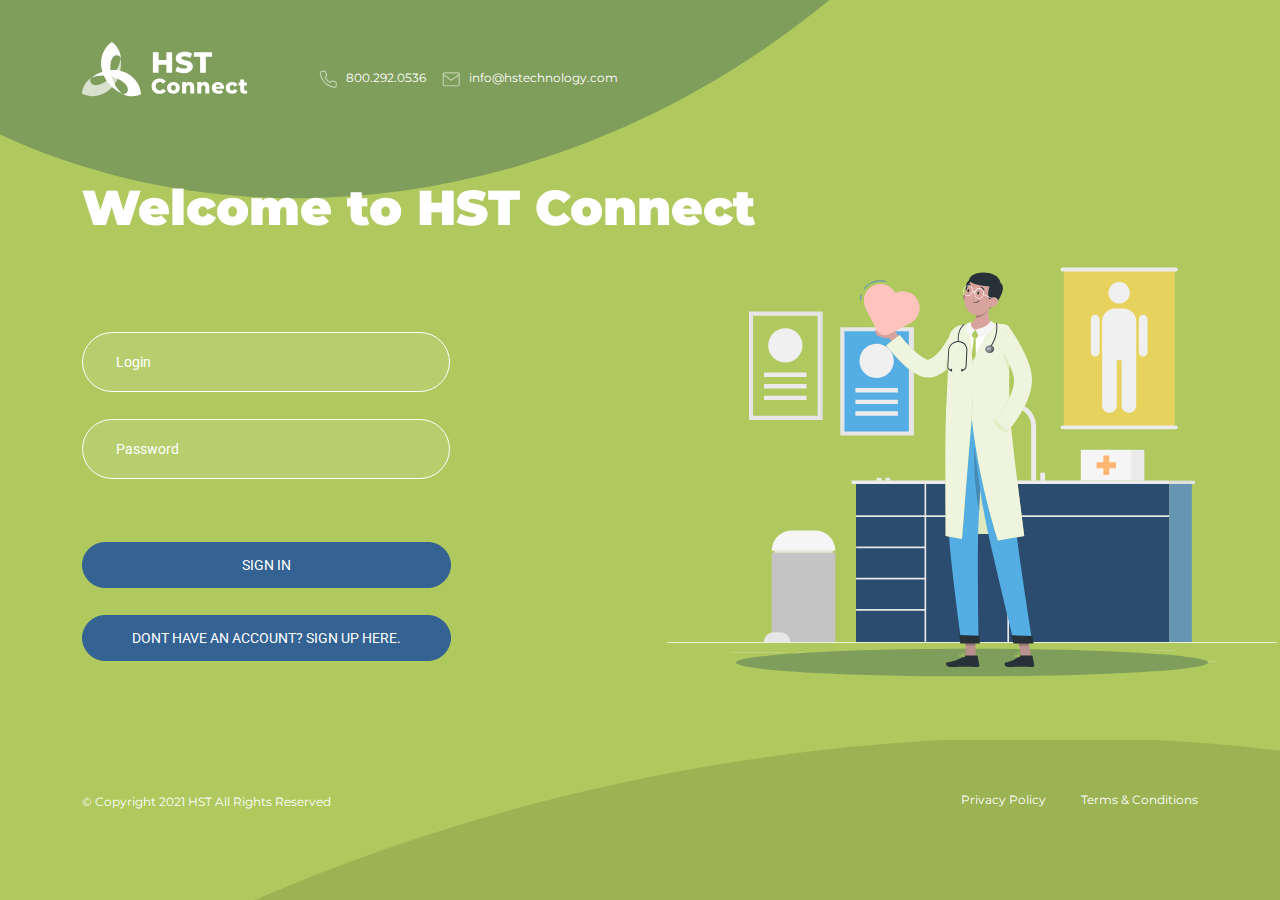
<file: login.html>
<!DOCTYPE html>
<html lang="en">

<head>
    <meta charset="UTF-8">
    <meta http-equiv="X-UA-Compatible" content="IE=edge">
    <meta name="viewport" content="width=device-width, initial-scale=1.0">
    <title>HTS LOGIN</title>

    <link href="https://stackpath.bootstrapcdn.com/font-awesome/4.7.0/css/font-awesome.min.css" rel="stylesheet"
        integrity="sha384-wvfXpqpZZVQGK6TAh5PVlGOfQNHSoD2xbE+QkPxCAFlNEevoEH3Sl0sibVcOQVnN" crossorigin="anonymous">
    <link rel="preconnect" href="https://fonts.googleapis.com">
    <link rel="preconnect" href="https://fonts.gstatic.com" crossorigin>
    <link href="https://fonts.googleapis.com/css2?family=Montserrat:wght@400;500;900&display=swap" rel="stylesheet">
    <link href="https://fonts.googleapis.com/css2?family=Roboto:wght@400;500;700&display=swap" rel="stylesheet">

    <link rel="stylesheet" href="./assets/css/bootstrap.min.css">
    <link rel="stylesheet" href="./assets/css/style.css">
    <link rel="stylesheet" href="./assets/css/responsive.css">
</head>

<body class="green-screen none-green">
    <div id="main-div">
        <img class="bg-shape1" src="./assets/images/background/top-shape.svg" alt="top-shape">



        <!-- ================================================================
                                navbar html start
         ================================================================ -->

        <nav class="navbar navbar-expand-lg">
            <div class="container">
                <a class="navbar-brand logo" href="index.html">
                    <img src="./assets/images/Nav/logo.svg" alt="logo">
                </a>
                <button class="navbar-toggler" type="button" data-bs-toggle="collapse"
                    data-bs-target="#navbarSupportedContent" aria-controls="navbarSupportedContent"
                    aria-expanded="false" aria-label="Toggle navigation">
                    <i class="fa fa-bars" aria-hidden="true"></i>
                </button>
                <div class="collapse navbar-collapse" id="navbarSupportedContent">
                    <ul class="navbar-nav me-auto mb-2 mb-lg-0 no-profile">
                        <li class="nav-item">
                            <div class="contact">
                                <a href="tel:800.292.0536" class="small-mon"><img
                                        src="./assets/images/Nav/phone-call.svg" alt="phone-call">800.292.0536</a>
                            </div>
                        </li>
                        <li class="nav-item">
                            <div class="contact">
                                <a href="mailto: INFO@HSTECHNOLOGY.COM" class="small-mon"><img
                                        src="./assets/images/Nav/mail.svg" alt="mail">info@hstechnology.com</a>
                            </div>
                        </li>
                    </ul>
                </div>
            </div>
        </nav>
        <!-- ================================================================
                                navbar html end
         ================================================================ -->
        <!-- ================================================================
                                Login html start
         ================================================================ -->
        <section id="hts-login">
            <div class="container">
                <div class="login-title">
                    <h1 class="sblackx62-mon">Welcome to HST Connect</h1>
                </div>
                <div class="row flexx-res">
                    <div class="col-xxl-6 col-xl-6 col-lg-5">
                        <div class="login-form">
                            <form>
                                <div class="">
                                    <input type="text" placeholder="Login" class="login-input ssmallx14-ro" />
                                </div>
                                <div class="mb-2">
                                    <input type="password" placeholder="Password"
                                        class="login-input ssmallx14-ro hst-mt-27" />
                                </div>
                                <button type="submit" class="hst-btn ssmallx14-ro hst-mt-59">SIGN IN</button>
                                <a href="signup.html" class="hst-btn ssmallx14-ro hst-mt-27">DONT HAVE AN ACCOUNT? SIGN
                                    UP HERE.</a>
                            </form>
                        </div>
                    </div>
                    <div class="col-xxl-6 col-xl-6 col-lg-7">
                        <div class="login-image login-page-img">
                            <img src="./assets/images/login/login-img.svg" alt="login-image">
                        </div>
                    </div>
                </div>
            </div>
        </section>
        <!-- ================================================================
                                    Login html end
             ================================================================ -->
        <!-- ================================================================
                                footer html start
         ================================================================ -->
        <section id="footer-part">
            <div class="container">
                <div class="main">
                    <div class="copy">
                        <p class="small-mon"> &copy; Copyright 2021 HST All Rights Reserved</p>
                    </div>
                    <div class="term">
                        <a href="#" class="small-mon">Privacy Policy</a>
                        <a href="#" class="small-mon">Terms & Conditions</a>
                    </div>
                </div>
            </div>
        </section>
        <!-- ================================================================
                                footer html end
         ================================================================ -->

    </div>
    <script src="./assets/js/jquery-3.3.1.slim.min.js"></script>
    <script src="./assets/js/bootstrap.bundle.min.js"></script>
    <script src="./assets/js/script.js"></script>
</body>

</html>
</file>
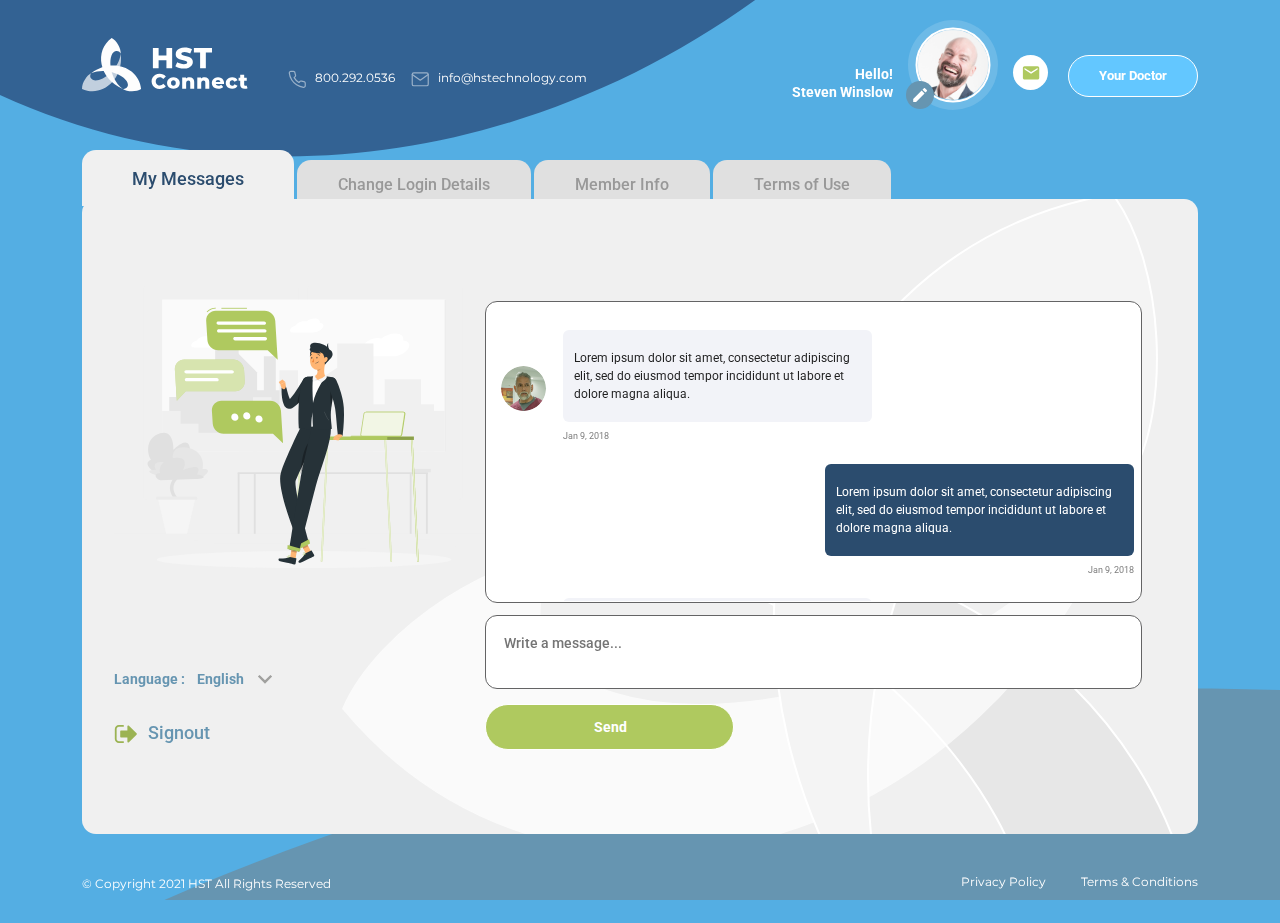
<file: messeage.html>
<!DOCTYPE html>
<html lang="en">

<head>
    <meta charset="UTF-8">
    <meta http-equiv="X-UA-Compatible" content="IE=edge">
    <meta name="viewport" content="width=device-width, initial-scale=1.0">
    <title>Messages</title>

    <link href="https://stackpath.bootstrapcdn.com/font-awesome/4.7.0/css/font-awesome.min.css" rel="stylesheet"
        integrity="sha384-wvfXpqpZZVQGK6TAh5PVlGOfQNHSoD2xbE+QkPxCAFlNEevoEH3Sl0sibVcOQVnN" crossorigin="anonymous">
    <link rel="preconnect" href="https://fonts.googleapis.com">
    <link rel="preconnect" href="https://fonts.gstatic.com" crossorigin>
    <link href="https://fonts.googleapis.com/css2?family=Montserrat:wght@400;500;900&display=swap" rel="stylesheet">
    <link href="https://fonts.googleapis.com/css2?family=Roboto:wght@400;500;700&display=swap" rel="stylesheet">

    <link rel="stylesheet" href="./assets/css/bootstrap.min.css">
    <link rel="stylesheet" href="./assets/css/style.css">
    <link rel="stylesheet" href="./assets/css/body.css">
    <link rel="stylesheet" href="./assets/css/responsive.css">
</head>

<body class=" blue-screen">
    <div id="main-div " class="main-div-blue">
        <img class="bg-shape3" src="./assets/images/background/msg-top-shape.svg" alt="msg-top-shape">

        <!-- ================================================================
                                navbar html start
         ================================================================ -->

        <nav class="navbar navbar-expand-lg">
            <div class="container">
                <a class="navbar-brand logo" href="index.html">
                    <img src="./assets/images/Nav/logo.svg" alt="logo">
                </a>
                <a class="desk msg-extra" href="messeage.html">
                    <div class="e-mail">
                        <img src="./assets/images/Nav/e-mail.svg" alt="e-mail">
                    </div>
                </a>
                <button class="navbar-toggler" type="button" data-bs-toggle="collapse"
                    data-bs-target="#navbarSupportedContent" aria-controls="navbarSupportedContent"
                    aria-expanded="false" aria-label="Toggle navigation">
                    <i class="fa fa-bars" aria-hidden="true"></i>
                </button>
                <div class="collapse navbar-collapse" id="navbarSupportedContent">
                    <ul class="navbar-nav ms-auto mb-2 mb-lg-0 msg-bg">

                        <li class="nav-item mobile">
                            <div class="contact">
                                <a href="tel:800.292.0536" class="small-mon"><img
                                        src="./assets/images/Nav/phone-call.svg" alt="phone-call">800.292.0536</a>
                            </div>
                        </li>
                        <li class="nav-item mobile">
                            <div class="contact">
                                <a href="mailto: INFO@HSTECHNOLOGY.COM" class="small-mon"><img
                                        src="./assets/images/Nav/mail.svg" alt="mail">info@hstechnology.com</a>
                            </div>
                        </li>
                        <li class="nav-item">
                            <div class="profile">
                                <div class="name">
                                    <p class="boldx18-ro">Hello!</p>
                                    <p class="boldx18-ro">Steven Winslow</p>
                                </div>
                                <div class="image">
                                    <div class="circle">
                                        <a href="#">
                                            <div class="main-photo">
                                                <img src="./assets/images/Nav/profile-pic.png" alt="profile-pic">
                                            </div>
                                        </a>
                                    </div>
                                    <a class="edit-pro " href="#" data-bs-toggle="modal" data-bs-target="#changePhoto">
                                        <div class="edit ">
                                            <img class="userEdit-icon" src="./assets/images/Nav/edit-icon.svg"
                                                alt="edit-icon">
                                        </div>
                                    </a>
                                </div>
                            </div>
                        </li>
                        <li class="nav-item desk">
                            <div class="contact">
                                <a href="tel:800.292.0536" class="small-mon"><img
                                        src="./assets/images/Nav/phone-call.svg" alt="phone-call">800.292.0536</a>
                            </div>
                        </li>
                        <li class="nav-item desk">
                            <div class="contact">
                                <a href="mailto: INFO@HSTECHNOLOGY.COM" class="small-mon"><img
                                        src="./assets/images/Nav/mail.svg" alt="mail">info@hstechnology.com</a>
                            </div>
                        </li>
                        <li class="nav-item mobile">
                            <a href="messeage.html">
                                <div class="e-mail">
                                    <img src="./assets/images/Nav/e-mail.svg" alt="e-mail">
                                </div>
                            </a>
                        </li>

                        <li class="nav-item">
                            <a href="#" class="nav-custom-btn boldx14-ro"> Your Doctor </a>
                        </li>
                    </ul>
                </div>
                <!-- Modal -->
                <div class="modal fade" id="changePhoto" tabindex="-1" aria-labelledby="exampleModalLabel"
                    aria-hidden="true">
                    <div class="container">
                        <div class="modal-dialog">
                            <div class="modal-content">
                                <div class="modal-header">
                                    <button type="button" class="changepic-close" data-bs-dismiss="modal"
                                        aria-label="Close">
                                        <img src="assets/images/messages/user-popup-icon.svg" alt="close">
                                    </button>
                                </div>
                                <div class="modal-body">
                                    <div class="changepic-content">
                                        <h2 class="smediumx24l28-ro">Change Photo</h2>
                                        <div class="changeUser-photo"
                                            style="background-image: url('assets/images/Nav/upload-default.png');">
                                        </div>
                                        <p class="sboldx14l18-ro">Files :</p>
                                        <div class="change-options">
                                            <a href="#"><img src="assets/images/Nav/take-photo.svg"
                                                    alt="take a photo"><span class="ssmallx12-ro">Take a
                                                    photo</span></a>
                                            <div class="change-input">
                                                <input id="fileUpload" type="file" placeholder="Select Photo" />
                                                <label for="fileUpload" class="fileUpload-label"><span><img
                                                            src="assets/images/Nav/file-upload.svg"
                                                            alt="upload-icon"></span><span class="ssmallx12-ro">Select
                                                        Photo</span></label>
                                            </div>
                                        </div>
                                        <a href="#" class="remove-photo smediumx14l16-ro">Remove photo</a>
                                    </div>
                                </div>
                            </div>
                        </div>
                    </div>
                </div>
            </div>
        </nav>
        <!-- ================================================================
                                navbar html end
         ================================================================ -->
        <!-- ================================================================
                                tabs html start
         ================================================================ -->

        <section id="tabs-part">
            <div class="container">
                <ul class="nav nav-tabs " id="myTab" role="tablist">
                    <li class="nav-item " role="presentation">
                        <button class="nav-link active mediumx18-ro" id="Mymessages-tab" data-bs-toggle="tab"
                            data-bs-target="#Mymessages" type="button" role="tab" aria-controls="home"
                            aria-selected="true">My Messages</button>
                    </li>
                    <li class="nav-item" role="presentation">
                        <button class="nav-link mediumx18-ro" id="lgoinDetils-tab" data-bs-toggle="tab"
                            data-bs-target="#lgoinDetils" type="button" role="tab" aria-controls="profile"
                            aria-selected="false">Change Login Details</button>
                    </li>
                    <li class="nav-item" role="presentation">
                        <button class="nav-link mediumx18-ro" id="memberInfo-tab" data-bs-toggle="tab"
                            data-bs-target="#memberInfo" type="button" role="tab" aria-controls="contact"
                            aria-selected="false">Member Info</button>
                    </li>

                    <li class="nav-item" role="presentation">
                        <button class="nav-link mediumx18-ro" id="termsofuse-tab" data-bs-toggle="tab"
                            data-bs-target="#termsofuse" type="button" role="tab" aria-controls="contact"
                            aria-selected="false">Terms of Use</button>
                    </li>
                </ul>
                <div class="tab-content" id="myTabContent">
                    <div class="tab-pane fade show active proce" id="Mymessages" role="tabpanel"
                        aria-labelledby="Mymessages-tab">
                        <div class="hst-mymessage">
                            <div class="container">
                                <div class="row res-msg-flexx">
                                    <div class="col-xxl-4 col-xl-4 col-lg-4">
                                        <div class="message-left">
                                            <img src="assets/images/messages/message-left.svg" alt="Left Image">
                                        </div>
                                        <div class="message-bottom mobile-none">
                                            <div class="message-language">
                                                <span class="sboldx14l18-ro">Language :</span>
                                                <select class="form-select message-select sboldx14l18-ro"
                                                    aria-label="Default select example">
                                                    <option selected>English</option>
                                                    <option value="spanish">Spanish</option>
                                                    <option value="japanese">Japanese</option>
                                                    <option value="bengali">Bengali</option>
                                                </select>
                                            </div>
                                            <a href="login.html" class="smediumx18l18-ro "><span><img
                                                        src="assets/images/messages/signout-icon.svg"
                                                        alt="signout-icon"></span> Signout</a>
                                        </div>
                                    </div>
                                    <div class="col-xxl-8 col-xl-8 col-lg-8">
                                        <div class="message-right">
                                            <div class="msg-for-border">
                                                <div class="message-showbox">
                                                    <div class="left">
                                                        <div class="messages-content">
                                                            <a href="#" class="user-image"
                                                                style="background-image: url('assets/images/messages/image-9.png');"
                                                                data-bs-toggle="modal"
                                                                data-bs-target="#hstuserpopup"></a>
                                                            <div class="message-info">
                                                                <div class="message-text">
                                                                    <p class="ssmallx12-ro">Lorem ipsum dolor sit amet,
                                                                        consectetur adipiscing elit, sed do eiusmod
                                                                        tempor
                                                                        incididunt ut labore et dolore magna aliqua.
                                                                    </p>
                                                                </div>
                                                                <div class="message-time">
                                                                    <span class="ssmallx9-ro">Jan 9, 2018</span>
                                                                </div>
                                                            </div>
                                                        </div>
                                                    </div>
                                                    <div class="right">
                                                        <div class="messages-content">
                                                            <div class="message-info my-message">
                                                                <div class="message-text">
                                                                    <p class="ssmallx12-ro">Lorem ipsum dolor sit amet,
                                                                        consectetur adipiscing elit, sed do eiusmod
                                                                        tempor
                                                                        incididunt ut labore et dolore magna aliqua.
                                                                    </p>
                                                                </div>
                                                                <div class="message-time">
                                                                    <span class="ssmallx9-ro">Jan 9, 2018</span>
                                                                </div>
                                                            </div>
                                                        </div>
                                                    </div>
                                                    <div class="left">
                                                        <div class="messages-content">
                                                            <a href="#" class="user-image"
                                                                style="background-image: url('assets/images/messages/image-9.png');"
                                                                data-bs-toggle="modal"
                                                                data-bs-target="#hstuserpopup"></a>
                                                            <div class="message-info">
                                                                <div class="message-text">
                                                                    <p class="ssmallx12-ro">Lorem ipsum dolor sit amet,
                                                                        consectetur adipiscing elit, sed do eiusmod
                                                                        tempor
                                                                        incididunt ut labore et dolore magna aliqua.
                                                                    </p>
                                                                </div>
                                                                <div class="message-time">
                                                                    <span class="ssmallx9-ro">Jan 9, 2018</span>
                                                                </div>
                                                            </div>
                                                        </div>
                                                    </div>
                                                    <div class="right">
                                                        <div class="messages-content">
                                                            <div class="message-info my-message">
                                                                <div class="message-text">
                                                                    <p class="ssmallx12-ro">Lorem ipsum dolor sit amet,
                                                                        consectetur adipiscing elit, sed do eiusmod
                                                                        tempor
                                                                        incididunt ut labore et dolore magna aliqua.
                                                                    </p>
                                                                </div>
                                                                <div class="message-time">
                                                                    <span class="ssmallx9-ro">Jan 9, 2018</span>
                                                                </div>
                                                            </div>
                                                        </div>
                                                    </div>
                                                </div>
                                            </div>
                                            <div class="message-inputbox">
                                                <form>
                                                    <div class="mb-2">
                                                        <textarea class="message-textarea mediumx14-ro" rows="2"
                                                            placeholder="Write a message..."></textarea>
                                                    </div>
                                                    <button type="submit"
                                                        class="message-btn sboldx14l18-ro">Send</button>
                                                </form>
                                            </div>
                                        </div>
                                        <!-- User Popup start -->
                                        <div class="modal fade" id="hstuserpopup" tabindex="-1"
                                            aria-labelledby="exampleModalLabel" aria-hidden="true">
                                            <div class="modal-dialog">
                                                <div class="modal-content">
                                                    <div class="modal-header">
                                                        <button type="button" class="user-close" data-bs-dismiss="modal"
                                                            aria-label="Close">
                                                            <img src="assets/images/messages/user-popup-icon.svg"
                                                                alt="close">
                                                        </button>
                                                    </div>
                                                    <div class="modal-body">
                                                        <div class="popup-userinfo">
                                                            <div class="popup-userImage"
                                                                style="background-image: url('assets/images/messages/image-9.png');">
                                                            </div>
                                                            <div class="popup-userText">
                                                                <h2 class="sboldx22-ro">Contact Information</h2>
                                                                <table class="table">
                                                                    <tbody>
                                                                        <tr>
                                                                            <th scope="row" class="smediumx14-ro">Name:
                                                                            </th>
                                                                            <td class="smediumx14-ro">Anderson Silveira
                                                                            </td>
                                                                        </tr>
                                                                        <tr>
                                                                            <th scope="row" class="smediumx14-ro">Email:
                                                                            </th>
                                                                            <td class="smediumx14-ro">Anderson@gmail.com
                                                                            </td>
                                                                        </tr>
                                                                        <tr>
                                                                            <th scope="row" class="smediumx14-ro">Phone
                                                                                Number:</th>
                                                                            <td class="smediumx14-ro">800 555-1234</td>
                                                                        </tr>
                                                                        <tr>
                                                                            <th scope="row" class="smediumx14-ro">
                                                                                Address:
                                                                            </th>
                                                                            <td class="smediumx14-ro">4652 Green Gate
                                                                                Lane
                                                                            </td>
                                                                        </tr>
                                                                        <tr>
                                                                            <th scope="row" class="smediumx14-ro">Office
                                                                                Hours:</th>
                                                                            <td class="smediumx14-ro">8.00am - 6.00pm
                                                                            </td>
                                                                        </tr>
                                                                        <tr>
                                                                            <th scope="row" class="smediumx14-ro">Other
                                                                                Notes:</th>
                                                                            <td class="smediumx14-ro">—</td>
                                                                        </tr>
                                                                    </tbody>
                                                                </table>
                                                            </div>
                                                        </div>
                                                    </div>
                                                </div>
                                            </div>
                                        </div>
                                        <!-- User Popup End -->
                                    </div>
                                </div>
                                <div class="message-bottom desk-none">
                                    <div class="message-language">
                                        <span class="sboldx14l18-ro">Language :</span>
                                        <select class="form-select message-select sboldx14l18-ro"
                                            aria-label="Default select example">
                                            <option selected>English</option>
                                            <option value="spanish">Spanish</option>
                                            <option value="japanese">Japanese</option>
                                            <option value="bengali">Bengali</option>
                                        </select>
                                    </div>
                                    <a href="login.html" class="smediumx18l18-ro "><span><img
                                                src="assets/images/messages/signout-icon.svg" alt="signout-icon"></span>
                                        Signout</a>
                                </div>
                            </div>
                        </div>
                    </div>
                    <div class="tab-pane fade" id="lgoinDetils" role="tabpanel" aria-labelledby="lgoinDetils-tab">
                        <div class="hst-loginDetails">
                            <div class="row g-0">
                                <div class="col-xxl-4 col-xl-5 col-lg-6 col-md-6">
                                    <div class="login-changeEmail">
                                        <form>
                                            <div class="mb-3">
                                                <label for="changeEmail" class="changeEmail-label sboldx20-ro">Change
                                                    Email</label>
                                                <input type="email" class="change-inputs ssmallx14-ro" id="changeEmail"
                                                    placeholder="email@email.com">
                                            </div>
                                            <button type="cancel" class="change-btn smediumx14-ro">CANCEL</button>
                                            <button type="submit"
                                                class="change-btn smediumx14-ro bg-celery">SAVE</button>
                                        </form>
                                    </div>
                                </div>
                                <div class="col-xxl-8 col-xl-5 col-lg-6 col-md-6">
                                    <div class="login-changeEmail login-pad-bt">
                                        <form>
                                            <div class="mb-3">
                                                <label for="changePassword" class="changeEmail-label sboldx20-ro">Change
                                                    Password</label>
                                                <input type="password" class="change-inputs ssmallx14-ro"
                                                    id="changePassword" placeholder="Current Password">
                                            </div>
                                            <div class="mb-3">
                                                <input type="password" class="change-inputs ssmallx14-ro"
                                                    placeholder="New Password" aria-describedby="passwordHelp">
                                                <div id="passwordHelp" class="newPassword-text ssmallx10-ro">Must be at
                                                    least 6 characters, at least 1 uppercase, 1 lowercase and 1 number
                                                </div>
                                            </div>
                                            <div class="mb-3">
                                                <input type="password" class="change-inputs ssmallx14-ro"
                                                    placeholder="Confirm Password">
                                            </div>
                                            <button type="cancel" class="change-btn smediumx14-ro">CANCEL</button>
                                            <button type="submit"
                                                class="change-btn smediumx14-ro bg-celery">SAVE</button>
                                        </form>
                                    </div>
                                </div>
                                <div class="message-bottom">
                                    <div class="message-language">
                                        <span class="sboldx14l18-ro">Language :</span>
                                        <select class="form-select message-select sboldx14l18-ro"
                                            aria-label="Default select example">
                                            <option selected>English</option>
                                            <option value="spanish">Spanish</option>
                                            <option value="japanese">Japanese</option>
                                            <option value="bengali">Bengali</option>
                                        </select>
                                    </div>
                                    <a href="login.html" class="smediumx18l18-ro"><span><img
                                                src="assets/images/messages/signout-icon.svg" alt="signout-icon"></span>
                                        Signout</a>
                                </div>
                            </div>
                        </div>
                    </div>
                    <div class="tab-pane fade" id="memberInfo" role="tabpanel" aria-labelledby="memberInfo-tab">
                        <div class="hst-memerbInfo">
                            <div class="row">
                                <form>
                                    <div class="row">
                                        <div class="col-xxl-3 col-xl-4 col-lg-5 col-md-6">
                                            <div class="memerbInfo-content">
                                                <div class="mb-3">
                                                    <label for="memberinfo" class="memberInfo-label sboldx12-ro">Address
                                                        1:</label>
                                                    <input type="text" class="change-inputs ssmallx14-ro"
                                                        id="memberinfo" placeholder="Address 1">
                                                </div>
                                                <div class="mb-3">
                                                    <label for="memberinfo" class="memberInfo-label sboldx12-ro">Address
                                                        2:</label>
                                                    <input type="text" class="change-inputs ssmallx14-ro"
                                                        id="memberinfo" placeholder="Address 2">
                                                </div>
                                                <div class="mb-3">
                                                    <label for="memberinfo"
                                                        class="memberInfo-label sboldx12-ro">City:</label>
                                                    <input type="text" class="change-inputs ssmallx14-ro"
                                                        id="memberinfo" placeholder="City">
                                                </div>
                                            </div>
                                        </div>
                                        <div class="col-xxl-9 col-xl-8 col-lg-5 col-md-6">
                                            <div class="memerbInfo-content mem-info-nopad px-5">
                                                <div class="mb-3">
                                                    <label for="memberinfo"
                                                        class="memberInfo-label sboldx12-ro">State:</label>
                                                    <input type="text" class="change-inputs ssmallx14-ro"
                                                        id="memberinfo" placeholder="State">
                                                </div>
                                                <div class="mb-3">
                                                    <label for="memberinfo"
                                                        class="memberInfo-label sboldx12-ro">ZIP:</label>
                                                    <input type="text" class="change-inputs ssmallx14-ro"
                                                        id="memberinfo" placeholder="ZIP">
                                                </div>
                                                <div class="mb-3">
                                                    <label for="memberinfo" class="memberInfo-label sboldx12-ro">Phone
                                                        Number:</label>
                                                    <input type="text" class="change-inputs ssmallx14-ro"
                                                        id="memberinfo" placeholder="Phone">
                                                </div>
                                            </div>
                                        </div>
                                    </div>
                                    <button type="cancel" class="change-btn smediumx14-ro">CANCEL</button>
                                    <button type="submit" class="change-btn smediumx14-ro bg-celery">SAVE</button>
                                </form>
                                <div class="message-bottom hst-pt-90">
                                    <div class="message-language">
                                        <span class="sboldx14l18-ro">Language :</span>
                                        <select class="form-select message-select sboldx14l18-ro"
                                            aria-label="Default select example">
                                            <option selected>English</option>
                                            <option value="spanish">Spanish</option>
                                            <option value="japanese">Japanese</option>
                                            <option value="bengali">Bengali</option>
                                        </select>
                                    </div>
                                    <a href="login.html" class="smediumx18l18-ro"><span><img
                                                src="assets/images/messages/signout-icon.svg" alt="signout-icon"></span>
                                        Signout</a>
                                </div>
                            </div>
                        </div>
                    </div>
                    <div class="tab-pane fade" id="termsofuse" role="tabpanel" aria-labelledby="termsofuse-tab">
                        <div class="hst-termsUse">
                            <div class="row">
                                <div class="col-xxl-12">
                                    <div class="termsUse-content">
                                        <h1 class="sboldx20l24-ro">Terms and Conditions for HST Connect</h1>

                                        <h3 class="smediumx18-ro">Introduction</h3>
                                        <p class="ssmallx14l24-ro">These Website Standard Terms and Conditions written
                                            on this webpage shall manage your use of our website, Webiste Name
                                            accessible at Website.com.</p>
                                        <p class="ssmallx14l24-ro">These Terms will be applied fully and affect to your
                                            use of this Website. By using this Website, you agreed to accept all terms
                                            and conditions written in here. You must not use this Website if you
                                            disagree with any of these Website Standard Terms and Conditions.</p>

                                        <h3 class="smediumx18-ro">Intellectual Property Ri ghts</h3>
                                        <p class="ssmallx14l24-ro">Other than the content you own, under these Terms,
                                            Company Name and/or its licensors own all the intellectual property rights
                                            and materials contained in this Website.</p>
                                        <p class="ssmallx14l24-ro">You are granted limited license only for purposes of
                                            viewing the material contained on this Website.</p>
                                        <h1 class="sboldx20l24-ro">Terms and Conditions for HST Connect</h1>

                                        <h3 class="smediumx18-ro">Introduction</h3>
                                        <p class="ssmallx14l24-ro">These Website Standard Terms and Conditions written
                                            on this webpage shall manage your use of our website, Webiste Name
                                            accessible at Website.com.</p>
                                        <p class="ssmallx14l24-ro">These Terms will be applied fully and affect to your
                                            use of this Website. By using this Website, you agreed to accept all terms
                                            and conditions written in here. You must not use this Website if you
                                            disagree with any of these Website Standard Terms and Conditions.</p>

                                        <h3 class="smediumx18-ro">Intellectual Property Ri ghts</h3>
                                        <p class="ssmallx14l24-ro">Other than the content you own, under these Terms,
                                            Company Name and/or its licensors own all the intellectual property rights
                                            and materials contained in this Website.</p>
                                        <p class="ssmallx14l24-ro">You are granted limited license only for purposes of
                                            viewing the material contained on this Website.</p>
                                        <h1 class="sboldx20l24-ro">Terms and Conditions for HST Connect</h1>

                                        <h3 class="smediumx18-ro">Introduction</h3>
                                        <p class="ssmallx14l24-ro">These Website Standard Terms and Conditions written
                                            on this webpage shall manage your use of our website, Webiste Name
                                            accessible at Website.com.</p>
                                        <p class="ssmallx14l24-ro">These Terms will be applied fully and affect to your
                                            use of this Website. By using this Website, you agreed to accept all terms
                                            and conditions written in here. You must not use this Website if you
                                            disagree with any of these Website Standard Terms and Conditions.</p>

                                        <h3 class="smediumx18-ro">Intellectual Property Ri ghts</h3>
                                        <p class="ssmallx14l24-ro">Other than the content you own, under these Terms,
                                            Company Name and/or its licensors own all the intellectual property rights
                                            and materials contained in this Website.</p>
                                        <p class="ssmallx14l24-ro">You are granted limited license only for purposes of
                                            viewing the material contained on this Website.</p>
                                    </div>
                                    <div class="message-bottom">
                                        <div class="message-language">
                                            <span class="sboldx14l18-ro">Language :</span>
                                            <select class="form-select message-select sboldx14l18-ro"
                                                aria-label="Default select example">
                                                <option selected>English</option>
                                                <option value="spanish">Spanish</option>
                                                <option value="japanese">Japanese</option>
                                                <option value="bengali">Bengali</option>
                                            </select>
                                        </div>
                                        <a href="login.html" class="smediumx18l18-ro"><span><img
                                                    src="assets/images/messages/signout-icon.svg"
                                                    alt="signout-icon"></span> Signout</a>
                                    </div>
                                </div>
                            </div>
                        </div>
                    </div>
                </div>
            </div>
        </section>
        <!-- ================================================================
                                    tabs html end
             ================================================================ -->

        <!-- ================================================================
                                footer html start
         ================================================================ -->
        <section id="footer-part">
            <div class="container">
                <div class="main">
                    <div class="copy">
                        <p class="small-mon"> &copy; Copyright 2021 HST All Rights Reserved</p>
                    </div>
                    <div class="term">
                        <a href="#" class="small-mon">Privacy Policy</a>
                        <a href="#" class="small-mon">Terms & Conditions</a>
                    </div>
                </div>
            </div>
        </section>
        <!-- ================================================================
                                footer html end
         ================================================================ -->

    </div>

    <script src="./assets/js/jquery-3.3.1.slim.min.js"></script>
    <script src="./assets/js/bootstrap.bundle.min.js"></script>
    <script src="./assets/js/body.js"></script>
    <script src="./assets/js/script.js"></script>
</body>

</html>
</file>
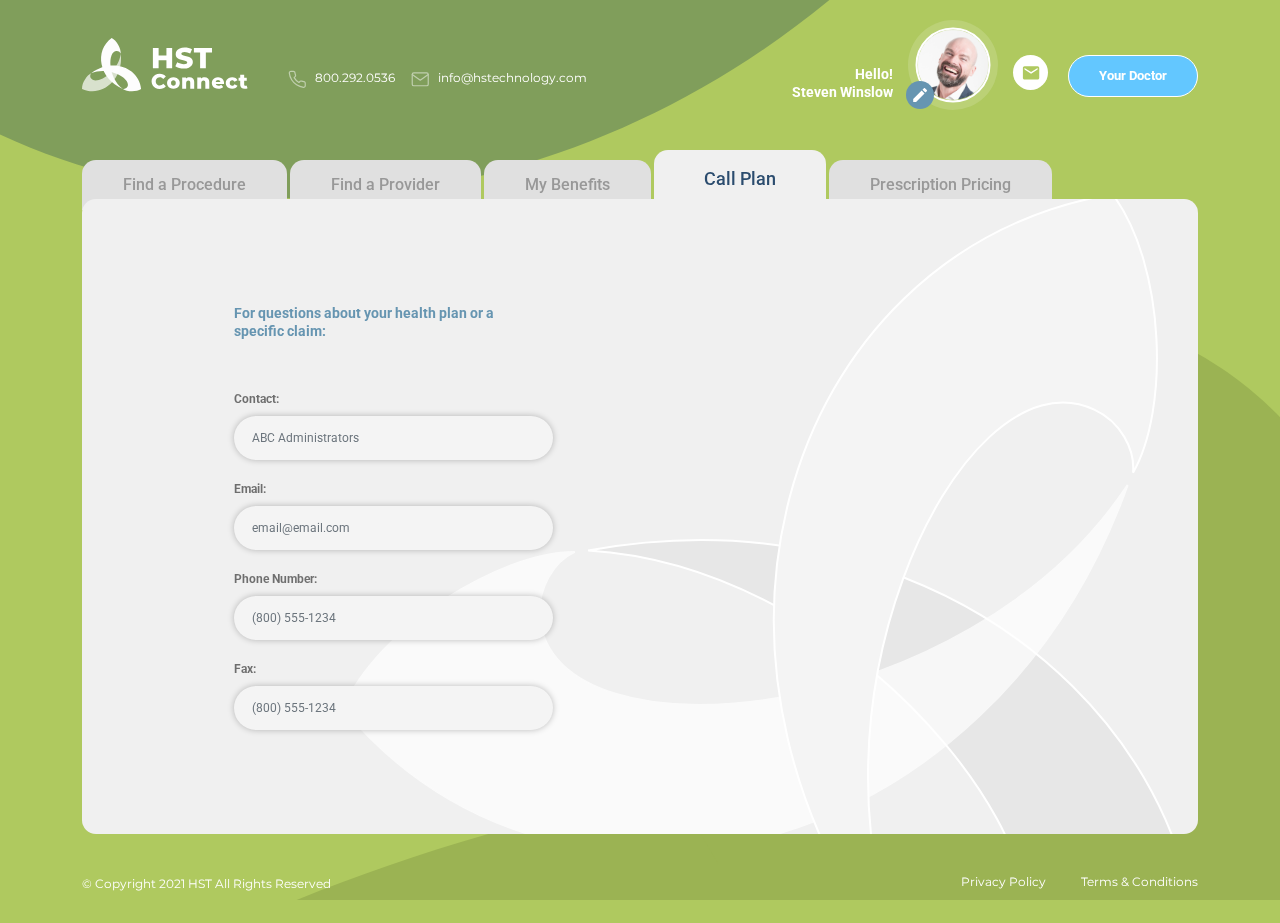
<file: plan.html>
<!DOCTYPE html>
<html lang="en">

<head>
    <meta charset="UTF-8">
    <meta http-equiv="X-UA-Compatible" content="IE=edge">
    <meta name="viewport" content="width=device-width, initial-scale=1.0">
    <title>HST Connect</title>

    <link href="https://stackpath.bootstrapcdn.com/font-awesome/4.7.0/css/font-awesome.min.css" rel="stylesheet"
        integrity="sha384-wvfXpqpZZVQGK6TAh5PVlGOfQNHSoD2xbE+QkPxCAFlNEevoEH3Sl0sibVcOQVnN" crossorigin="anonymous">
    <link rel="preconnect" href="https://fonts.googleapis.com">
    <link rel="preconnect" href="https://fonts.gstatic.com" crossorigin>
    <link href="https://fonts.googleapis.com/css2?family=Montserrat:wght@400;500;900&display=swap" rel="stylesheet">
    <link href="https://fonts.googleapis.com/css2?family=Roboto:wght@400;500;700&display=swap" rel="stylesheet">

    <link rel="stylesheet" href="./assets/css/bootstrap.min.css">
    <link rel="stylesheet" href="./assets/css/style.css">
    <link rel="stylesheet" href="./assets/css/body.css">
    <link rel="stylesheet" href="./assets/css/progress.css">
    <link rel="stylesheet" href="./assets/css/responsive.css">
</head>

<body class="green-screen">
    <div id="main-div">
        <img class="bg-shape1" src="./assets/images/background/top-shape.svg" alt="top-shape">

        <!-- ================================================================
                                navbar html start
         ================================================================ -->
        <nav class="navbar navbar-expand-lg">
            <div class="container">
                <a class="navbar-brand logo" href="index.html">
                    <img src="./assets/images/Nav/logo.svg" alt="logo">
                </a>
                <a class="desk msg-extra" href="messeage.html">
                    <div class="e-mail">
                        <img src="./assets/images/Nav/e-mail.svg" alt="e-mail">
                    </div>
                </a>
                <button class="navbar-toggler" type="button" data-bs-toggle="collapse"
                    data-bs-target="#navbarSupportedContent" aria-controls="navbarSupportedContent"
                    aria-expanded="false" aria-label="Toggle navigation">
                    <i class="fa fa-bars" aria-hidden="true"></i>
                </button>
                <div class="collapse navbar-collapse" id="navbarSupportedContent">
                    <ul class="navbar-nav ms-auto mb-2 mb-lg-0">

                        <li class="nav-item mobile">
                            <div class="contact">
                                <a href="tel:800.292.0536" class="small-mon"><img
                                        src="./assets/images/Nav/phone-call.svg" alt="phone-call">800.292.0536</a>
                            </div>
                        </li>
                        <li class="nav-item mobile">
                            <div class="contact">
                                <a href="mailto: INFO@HSTECHNOLOGY.COM" class="small-mon"><img
                                        src="./assets/images/Nav/mail.svg" alt="mail">info@hstechnology.com</a>
                            </div>
                        </li>
                        <li class="nav-item">
                            <div class="profile">
                                <div class="name">
                                    <p class="boldx18-ro">Hello!</p>
                                    <p class="boldx18-ro">Steven Winslow</p>
                                </div>
                                <div class="image">
                                    <div class="circle">
                                        <a href="#">
                                            <div class="main-photo">
                                                <img src="./assets/images/Nav/profile-pic.png" alt="profile-pic">
                                            </div>
                                        </a>
                                    </div>
                                    <a class="edit-pro " href="#" data-bs-toggle="modal" data-bs-target="#changePhoto">
                                        <div class="edit ">
                                            <img class="userEdit-icon" src="./assets/images/Nav/edit-icon.svg"
                                                alt="edit-icon">
                                        </div>
                                    </a>
                                </div>
                            </div>
                        </li>
                        <li class="nav-item desk">
                            <div class="contact">
                                <a href="tel:800.292.0536" class="small-mon"><img
                                        src="./assets/images/Nav/phone-call.svg" alt="phone-call">800.292.0536</a>
                            </div>
                        </li>
                        <li class="nav-item desk">
                            <div class="contact">
                                <a href="mailto: INFO@HSTECHNOLOGY.COM" class="small-mon"><img
                                        src="./assets/images/Nav/mail.svg" alt="mail">info@hstechnology.com</a>
                            </div>
                        </li>
                        <li class="nav-item mobile">
                            <a href="messeage.html">
                                <div class="e-mail">
                                    <img src="./assets/images/Nav/e-mail.svg" alt="e-mail">
                                </div>
                            </a>
                        </li>

                        <li class="nav-item">
                            <a href="#" class="nav-custom-btn boldx14-ro"> Your Doctor </a>
                        </li>
                    </ul>
                </div>
                <!-- Modal -->
                <div class="modal fade" id="changePhoto" tabindex="-1" aria-labelledby="exampleModalLabel"
                    aria-hidden="true">
                    <div class="container">
                        <div class="modal-dialog">
                            <div class="modal-content">
                                <div class="modal-header">
                                    <button type="button" class="changepic-close" data-bs-dismiss="modal"
                                        aria-label="Close">
                                        <img src="assets/images/messages/user-popup-icon.svg" alt="close">
                                    </button>
                                </div>
                                <div class="modal-body">
                                    <div class="changepic-content">
                                        <h2 class="smediumx24l28-ro">Change Photo</h2>
                                        <div class="changeUser-photo"
                                            style="background-image: url('assets/images/Nav/upload-default.png');">
                                        </div>
                                        <p class="sboldx14l18-ro">Files :</p>
                                        <div class="change-options">
                                            <a href="#"><img src="assets/images/Nav/take-photo.svg"
                                                    alt="take a photo"><span class="ssmallx12-ro">Take a
                                                    photo</span></a>
                                            <div class="change-input">
                                                <input id="fileUpload" type="file" placeholder="Select Photo" />
                                                <label for="fileUpload" class="fileUpload-label"><span><img
                                                            src="assets/images/Nav/file-upload.svg"
                                                            alt="upload-icon"></span><span class="ssmallx12-ro">Select
                                                        Photo</span></label>
                                            </div>
                                        </div>
                                        <a href="#" class="remove-photo smediumx14l16-ro">Remove photo</a>
                                    </div>
                                </div>
                            </div>
                        </div>
                    </div>
                </div>
            </div>
        </nav>
        <!-- ================================================================
                                navbar html end
         ================================================================ -->
        <!-- ================================================================
                                tabs html start
         ================================================================ -->
        <section id="tabs-part">
            <div class="container">
                <ul class="nav nav-tabs " id="myTab" role="tablist">
                    <li class="nav-item " role="presentation">
                        <button class="nav-link  mediumx18-ro" id="Procedure-tab" data-bs-toggle="tab"
                            data-bs-target="#Procedure" type="button" role="tab" aria-controls="home"
                            aria-selected="true">Find a Procedure</button>
                    </li>
                    <li class="nav-item" role="presentation">
                        <button class="nav-link   mediumx18-ro" id="Provider-tab" data-bs-toggle="tab"
                            data-bs-target="#Provider" type="button" role="tab" aria-controls="profile"
                            aria-selected="false">Find a Provider</button>
                    </li>
                    <li class="nav-item" role="presentation">
                        <button class="nav-link   mediumx18-ro" id="Benefits-tab" data-bs-toggle="tab"
                            data-bs-target="#Benefits" type="button" role="tab" aria-controls="contact"
                            aria-selected="false">My Benefits</button>
                    </li>

                    <li class="nav-item" role="presentation">
                        <button class="nav-link active  mediumx18-ro" id="Plan-tab" data-bs-toggle="tab"
                            data-bs-target="#Plan" type="button" role="tab" aria-controls="contact"
                            aria-selected="false">Call Plan</button>
                    </li>
                    <li class="nav-item" role="presentation">
                        <button class="nav-link   mediumx18-ro" id="Pricing-tab" data-bs-toggle="tab"
                            data-bs-target="#Pricing" type="button" role="tab" aria-controls="contact"
                            aria-selected="false">Prescription Pricing</button>
                    </li>
                </ul>
                <div class="tab-content" id="myTabContent">
                    <div class="tab-pane fade   proce" id="Procedure" role="tabpanel" aria-labelledby="Procedure-tab">
                        <div class="main-procedure">
                            <div class="container">
                                <div class="row">
                                    <div class="col-xxl-2 col-xl-3 col-lg-3">
                                        <div class="number res-number">
                                            <div class="left">
                                                <span class="regular24-ro">1</span>
                                            </div>
                                            <div class="right">
                                                <p class="regular24-ro widt">Please select Body Part</p>
                                            </div>
                                        </div>
                                    </div>
                                    <div class="col-xxl-3 col-xl-3 col-lg-3">
                                        <!-- Human Body //-->
                                        <div class="human-body">
                                            <svg data-position='head' id='head' class='head'
                                                xmlns='http://www.w3.org/2000/svg' width='56.594' height='95.031'
                                                viewBox='0 0 56.594 95.031'>
                                                <path
                                                    d='M15.92 68.5l8.8 12.546 3.97 13.984-9.254-7.38-4.622-15.848zm27.1 0l-8.8 12.546-3.976 13.988 9.254-7.38 4.622-15.848zm6.11-27.775l.108-11.775-21.16-14.742L8.123 26.133 8.09 40.19l-3.24.215 1.462 9.732 5.208 1.81 2.36 11.63 9.72 11.018 10.856-.324 9.56-10.37 1.918-11.952 5.207-1.81 1.342-9.517zm-43.085-1.84l-.257-13.82L28.226 11.9l23.618 15.755-.216 10.37 4.976-17.085L42.556 2.376 25.49 0 10.803 3.673.002 24.415z' />
                                            </svg>
                                            <svg data-position='left-shoulder' id='left-shoulder' class='left-shoulder'
                                                xmlns='http://www.w3.org/2000/svg' width='109.532' height='46.594'
                                                viewBox='0 0 109.532 46.594'>
                                                <path
                                                    d='m 38.244,-0.004 1.98,9.232 -11.653,2.857 -7.474,-2.637 z M 17.005,10.536 12.962,8.35 0.306,22.35 0.244,27.675 c 0,0 16.52,-17.015 16.764,-17.14 z m 1.285,0.58 C 18.3,11.396 0.528,30.038 0.528,30.038 L -0.01,46.595 6.147,36.045 18.017,30.989 26.374,15.6 Z' />
                                            </svg>
                                            <svg data-position='right-shoulder' id='right-shoulder'
                                                class='right-shoulder' xmlns='http://www.w3.org/2000/svg'
                                                width='109.532' height='46.594' viewBox='0 0 109.532 46.594'>
                                                <path
                                                    d='m 3.2759972,-0.004 -1.98,9.232 11.6529998,2.857 7.473999,-2.637 z m 21.2379988,10.54 4.044,-2.187 12.656,14 0.07,5.33 c 0,0 -16.524,-17.019 -16.769,-17.144 z m -1.285,0.58 c -0.008,0.28 17.762,18.922 17.762,18.922 l 0.537,16.557 -6.157,-10.55 -11.871,-5.057 L 15.147997,15.6 Z' />
                                            </svg>
                                            <svg data-position='left-arm' id='left-arm' class='left-arm'
                                                xmlns='http://www.w3.org/2000/svg' width='156.344' height='119.25'
                                                viewBox='0 0 156.344 119.25'>
                                                <path
                                                    d='m21.12,56.5a1.678,1.678 0 0 1 -0.427,0.33l0.935,8.224l12.977,-13.89l1.2,-8.958a168.2,168.2 0 0 0 -14.685,14.294zm1.387,12.522l-18.07,48.91l5.757,1.333l19.125,-39.44l3.518,-22.047l-10.33,11.244zm-5.278,-18.96l2.638,18.74l-17.2,46.023l-2.657,-1.775l6.644,-35.518l10.575,-27.47zm18.805,-12.323a1.78,1.78 0 0 1 0.407,-0.24l3.666,-27.345l-7.037,-10.139l-7.258,10.58l-6.16,37.04l0.566,4.973a151.447,151.447 0 0 1 15.808,-14.87l0.008,0.001zm-13.742,-28.906l-3.3,35.276l-2.2,-26.238l5.5,-9.038z' />
                                            </svg>
                                            <svg data-position='right-arm' id='right-arm' class='right-arm'
                                                xmlns='http://www.w3.org/2000/svg' width='156.344' height='119.25'
                                                viewBox='0 0 156.344 119.25'>
                                                <path
                                                    d='m 18.997,56.5 a 1.678,1.678 0 0 0 0.427,0.33 L 18.489,65.054 5.512,51.164 4.312,42.206 A 168.2,168.2 0 0 1 18.997,56.5 Z m -1.387,12.522 18.07,48.91 -5.757,1.333 L 10.798,79.825 7.28,57.778 17.61,69.022 Z m 5.278,-18.96 -2.638,18.74 17.2,46.023 2.657,-1.775 L 33.463,77.532 22.888,50.062 Z M 4.083,37.739 A 1.78,1.78 0 0 0 3.676,37.499 L 0.01,10.154 7.047,0.015 l 7.258,10.58 6.16,37.04 -0.566,4.973 A 151.447,151.447 0 0 0 4.091,37.738 l -0.008,10e-4 z m 13.742,-28.906 3.3,35.276 2.2,-26.238 -5.5,-9.038 z' />
                                            </svg>
                                            <svg data-position='chest' id='chest' class='chest'
                                                xmlns='http://www.w3.org/2000/svg' width='86.594' height='45.063'
                                                viewBox='0 0 86.594 45.063'>
                                                <path
                                                    d='M19.32 0l-9.225 16.488-10.1 5.056 6.15 4.836 4.832 14.07 11.2 4.616 17.85-8.828-4.452-34.7zm47.934 0l9.225 16.488 10.1 5.056-6.15 4.836-4.833 14.07-11.2 4.616-17.844-8.828 4.45-34.7z' />
                                            </svg>
                                            <svg data-position='stomach' id='stomach' class='stomach'
                                                xmlns='http://www.w3.org/2000/svg' width='75.25' height='107.594'
                                                viewBox='0 0 75.25 107.594'>
                                                <path
                                                    d='M19.25 7.49l16.6-7.5-.5 12.16-14.943 7.662zm-10.322 8.9l6.9 3.848-.8-9.116zm5.617-8.732L1.32 2.15 6.3 15.6zm-8.17 9.267l9.015 5.514 1.54 11.028-8.795-5.735zm15.53 5.89l.332 8.662 12.286-2.665.664-11.826zm14.61 84.783L33.28 76.062l-.08-20.53-11.654-5.736-1.32 37.5zM22.735 35.64L22.57 46.3l11.787 3.166.166-16.657zm-14.16-5.255L16.49 35.9l1.1 11.25-8.8-7.06zm8.79 22.74l-9.673-7.28-.84 9.78L-.006 68.29l10.564 14.594 5.5.883 1.98-20.735zM56 7.488l-16.6-7.5.5 12.16 14.942 7.66zm10.32 8.9l-6.9 3.847.8-9.116zm-5.617-8.733L73.93 2.148l-4.98 13.447zm8.17 9.267l-9.015 5.514-1.54 11.03 8.8-5.736zm-15.53 5.89l-.332 8.662-12.285-2.665-.664-11.827zm-14.61 84.783l3.234-31.536.082-20.532 11.65-5.735 1.32 37.5zm13.78-71.957l.166 10.66-11.786 3.168-.166-16.657zm14.16-5.256l-7.915 5.514-1.1 11.25 8.794-7.06zm-8.79 22.743l9.673-7.28.84 9.78 6.862 12.66-10.564 14.597-5.5.883-1.975-20.74z' />
                                            </svg>
                                            <svg data-position='left-leg' id='left-leg' class='left-leg'
                                                xmlns='http://www.w3.org/2000/svg' width='93.626' height='250.625'
                                                viewBox='0 0 93.626 250.625'>
                                                <path
                                                    d='m 18.00179,139.99461 -0.664,5.99 4.647,5.77 1.55,9.1 3.1,1.33 2.655,-13.755 1.77,-4.88 -1.55,-3.107 z m 20.582,0.444 -3.32,9.318 -7.082,13.755 1.77,12.647 5.09,-14.2 4.205,-7.982 z m -26.557,-12.645 5.09,27.29 -3.32,-1.777 -2.656,8.875 z m 22.795,42.374 -1.55,4.88 -3.32,20.634 -0.442,27.51 4.65,26.847 -0.223,-34.39 4.87,-13.754 0.663,-15.087 z m -10.623,12.424 1.106,41.267 c 14.157565,64.57987 -5.846437,10.46082 -16.8199998,-29.07 l 5.5329998,-36.384 z m -9.71,-178.164003 0,22.476 15.71,31.073 9.923,30.850003 -1.033,-21.375 z m 25.49,30.248 0.118,-0.148 -0.793,-2.024 -16.545,-18.16 -1.242,-0.44 10.984,28.378 z m -6.255,10.766 6.812,17.6 2.274,-21.596 -1.344,-3.43 z m -26.4699998,17.82 0.827,25.340003 12.8159998,35.257 -3.928,10.136 -12.6099998,-44.51 z M 31.81879,76.04161 l 0.345,0.826 6.47,15.48 -4.177,38.342 -6.594,-3.526 5.715,-35.7 z m -21.465,-74.697003 0.827,21.373 L 4.1527902,65.02561 0.84679017,30.870607 Z m 2.068,27.323 14.677,32.391 3.307,26.000003 -6.2,36.58 -13.437,-37.241 -0.8269998,-38.342003 z' />
                                            </svg>
                                            <svg data-position='right-leg' id='right-leg' class='right-leg'
                                                xmlns='http://www.w3.org/2000/svg' width='80' height='250.625'
                                                viewBox='0 0 80 250.625'>
                                                <path
                                                    d='m 26.664979,139.7913 0.663,5.99 -4.647,5.77 -1.55,9.1 -3.1,1.33 -2.655,-13.755 -1.77,-4.88 1.55,-3.107 z m -20.5820002,0.444 3.3200005,9.318 7.0799997,13.755 -1.77,12.647 -5.0899997,-14.2 -4.2000005,-7.987 z m 3.7620005,29.73 1.5499997,4.88 3.32,20.633 0.442,27.51 -4.648,26.847 0.22,-34.39 -4.8670002,-13.754 -0.67,-15.087 z m 10.6229997,12.424 -1.107,41.267 -8.852,33.28 9.627,-4.55 16.046,-57.8 -5.533,-36.384 z m -13.9460002,74.991 c -5.157661,19.45233 -2.5788305,9.72616 0,0 z M 30.177979,4.225305 l 0,22.476 -15.713,31.072 -9.9230002,30.850005 1.033,-21.375005 z m -25.4930002,30.249 -0.118,-0.15 0.793,-2.023 16.5450002,-18.16 1.24,-0.44 -10.98,28.377 z m 6.2550002,10.764 -6.8120002,17.6 -2.274,-21.595 1.344,-3.43 z m 26.47,17.82 -0.827,25.342005 -12.816,35.25599 3.927,10.136 12.61,-44.50999 z m -24.565,12.783005 -0.346,0.825 -6.4700002,15.48 4.1780002,38.34199 6.594,-3.527 -5.715,-35.69999 z m 19.792,51.74999 -5.09,27.29 3.32,-1.776 2.655,8.875 z m 1.671,-126.452995 -0.826,21.375 7.03,42.308 3.306,-34.155 z m -2.066,27.325 -14.677,32.392 -3.308,26.000005 6.2,36.57999 13.436,-37.23999 0.827,-38.340005 z' />
                                            </svg>
                                            <svg data-position='left-hand' id='left-hand' class='left-hand'
                                                xmlns='http://www.w3.org/2000/svg' width='90' height='38.938'
                                                viewBox='0 0 90 38.938'>
                                                <path
                                                    d='m 21.255,-0.00198191 2.88,6.90000201 8.412,1.335 0.664,12.4579799 -4.427,17.8 -2.878,-0.22 2.8,-11.847 -2.99,-0.084 -4.676,12.6 -3.544,-0.446 4.4,-12.736 -3.072,-0.584 -5.978,13.543 -4.428,-0.445 6.088,-14.1 -2.1,-1.25 L 4.878,34.934 1.114,34.489 12.4,12.9 11.293,11.12 0.665,15.57 0,13.124 8.635,5.3380201 Z' />
                                            </svg>
                                            <svg data-position='right-hand' id='right-hand' class='right-hand'
                                                xmlns='http://www.w3.org/2000/svg' width='90' height='38.938'
                                                viewBox='0 0 90 38.938'>
                                                <path
                                                    d='m 13.793386,-0.00198533 -2.88,6.90000163 -8.4120002,1.335 -0.664,12.4579837 4.427,17.8 2.878,-0.22 -2.8,-11.847 2.99,-0.084 4.6760002,12.6 3.544,-0.446 -4.4,-12.736 3.072,-0.584 5.978,13.543 4.428,-0.445 -6.088,-14.1 2.1,-1.25 7.528,12.012 3.764,-0.445 -11.286,-21.589 1.107,-1.78 10.628,4.45 0.665,-2.447 -8.635,-7.7859837 z' />
                                            </svg>
                                            <svg data-position='left-foot' id='left-foot' class='left-foot'
                                                xmlns='http://www.w3.org/2000/svg' width='30' height='30'
                                                viewBox='0 0 30 30'>
                                                <path
                                                    d='m 19.558357,1.92821 c -22.1993328,20.55867 -11.0996668,10.27933 0,0 z m 5.975,5.989 -0.664,18.415 -1.55,6.435 -4.647,0 -1.327,-4.437 -1.55,-0.222 0.332,4.437 -5.864,-1.778 -1.5499998,-0.887 -6.64,-1.442 -0.22,-5.214 6.418,-10.87 4.4259998,-5.548 c 9.991542,-3.26362 9.41586,-8.41457 12.836,1.111 z' />
                                            </svg>
                                            <svg data-position='right-foot' id='right-foot' class='right-foot'
                                                xmlns='http://www.w3.org/2000/svg' width='90' height='38.938'
                                                viewBox='0 0 90 38.938'>
                                                <path
                                                    d='m 11.723492,2.35897 c -40.202667,20.558 -20.1013335,10.279 0,0 z m -5.9740005,5.989 0.663,18.415 1.546,6.435 4.6480005,0 1.328,-4.437 1.55,-0.222 -0.333,4.437 5.863,-1.778 1.55,-0.887 6.638,-1.442 0.222,-5.214 -6.418,-10.868 -4.426,-5.547 -10.8440005,-4.437 z' />
                                            </svg>
                                        </div>
                                        <!--// Human Body -->
                                        <!-- Data Showing //-->
                                        <div id="area">
                                            Area: <span id="data"></span>
                                        </div>
                                        <!--// Data Showing -->
                                    </div>
                                    <div class="col-xxl-7 col-xl-6 col-lg-6">
                                        <div class="procedure-select">
                                            <div class="number">
                                                <div class="left">
                                                    <span class="regular24-ro">2</span>
                                                </div>
                                                <div class="right">
                                                    <p class="regular24-ro ">Select a Procedure:</p>
                                                </div>
                                            </div>
                                            <form action="#">
                                                <div class="information-box">
                                                    <div class="selector-box">
                                                        <select class="form-select dropdown-div boldx14-ro "
                                                            aria-label="Default select example">
                                                            <option selected>CT Thorax</option>
                                                            <option value="1">CT Thorax1</option>
                                                            <option value="2">CT Thorax2</option>
                                                            <option value="3">CT Thorax3</option>
                                                        </select>
                                                    </div>
                                                    <span class="body-link boldx14-ro">or Select: <a href="#"
                                                            class="blackx14-ro"> <u>Body Part</u> </a> </span>

                                                    <div class="selector-box">
                                                        <select class="form-select dropdown-div regular14-ro  color"
                                                            aria-label="Default select example">
                                                            <option selected>Within 5 miles</option>
                                                            <option value="1">Within 10 miles</option>
                                                            <option value="2">Within 20 miles</option>
                                                            <option value="3">Within 30 miles</option>
                                                        </select>
                                                    </div>
                                                    <div class="radio-checkbox">
                                                        <label class="label-design regular14-ro">My Current Location
                                                            <input type="radio" checked="checked" name="radio">
                                                            <span class="checkmark"></span>
                                                        </label>
                                                        <label class="label-design regular14-ro">Input Location
                                                            <input type="radio" name="radio">
                                                            <span class="checkmark"></span>
                                                        </label>
                                                        <label class="label-design regular14-ro no-bor">Find on Map
                                                            <input type="radio" name="radio">
                                                            <span class="checkmark"></span>
                                                        </label>
                                                    </div>
                                                    <button type="submit"
                                                        class="mediumx14-ro sub-button">SEARCH</button>
                                                </div>
                                            </form>
                                        </div>
                                    </div>
                                </div>
                            </div>
                        </div>
                    </div>
                    <div class="tab-pane   fade" id="Provider" role="tabpanel" aria-labelledby="Provider-tab">
                        <div class="find-provider">
                            <div class="container">
                                <div class="row ">
                                    <div class="col-xxl-6 col-xl-6 col-lg-6">
                                        <div class="first">
                                            <div class="number-one">
                                                <div class="number">
                                                    <div class="left">
                                                        <span class="regular24-ro">1</span>
                                                    </div>
                                                    <div class="right">
                                                        <p class="regular24-ro ">Find a Hospital</p>
                                                    </div>
                                                </div>
                                                <div class="city">
                                                    <img src="./assets/images/tabs/city-icon.svg" alt="city-icon">
                                                </div>
                                            </div>
                                            <div class="information-box first-pad">
                                                <div class="selector-box provide-selector">
                                                    <select class="form-select dropdown-div boldx14-ro "
                                                        aria-label="Default select example">
                                                        <option selected>Find by Name</option>
                                                        <option value="1">Find by Name</option>
                                                        <option value="2">Find by Name</option>
                                                        <option value="3">Find by Name</option>
                                                    </select>
                                                </div>
                                                <div class="selector-box">
                                                    <select class="form-select dropdown-div regular14-ro  color"
                                                        aria-label="Default select example">
                                                        <option selected>Within 5 miles</option>
                                                        <option value="1">Within 10 miles</option>
                                                        <option value="2">Within 20 miles</option>
                                                        <option value="3">Within 30 miles</option>
                                                    </select>
                                                </div>
                                                <div class="radio-checkbox ">
                                                    <label class="label-design regular14-ro">My Current Location
                                                        <input type="radio" checked="checked" name="radio">
                                                        <span class="checkmark"></span>
                                                    </label>
                                                    <label class="label-design regular14-ro">Input Location
                                                        <input type="radio" name="radio">
                                                        <span class="checkmark"></span>
                                                    </label>
                                                    <label class="label-design regular14-ro no-bor">Find on Map
                                                        <input type="radio" name="radio">
                                                        <span class="checkmark"></span>
                                                    </label>
                                                </div>
                                                <p class="regular14-ro provider-pra">Lorem ipsum dolor sit amet,
                                                    consectetur
                                                    adipiscing elit, sed do eiusmod tempor incididunt ut labore et
                                                    dolore
                                                    magna aliqua. </p>
                                                <a href="provider2.html">
                                                    <button type="submit"
                                                        class="mediumx14-ro sub-button first-sub-button">SEARCH</button>
                                                </a>
                                            </div>
                                        </div>
                                    </div>
                                    <div class="col-xxl-6 col-xl-6  col-lg-6">
                                        <div class="second">
                                            <div class="number-one">
                                                <div class="number">
                                                    <div class="left">
                                                        <span class="regular24-ro">2</span>
                                                    </div>
                                                    <div class="right">
                                                        <p class="regular24-ro ">Find a Doctor</p>
                                                    </div>
                                                </div>
                                                <div class="city">
                                                    <img src="./assets/images/tabs/doctor-icon.svg" alt="doctor-icon">
                                                </div>
                                            </div>
                                            <div class="information-box no-pad">
                                                <div class="selector-box provide-selector top-selector">
                                                    <select class="form-select dropdown-div boldx14-ro "
                                                        aria-label="Default select example">
                                                        <option selected>Find by Name</option>
                                                        <option value="1">Find by Name1</option>
                                                        <option value="2">Find by Name2</option>
                                                        <option value="3">Find by Name3</option>
                                                    </select>
                                                </div>
                                                <div class="selector-box">
                                                    <select class="form-select dropdown-div regular14-ro  color"
                                                        aria-label="Default select example">
                                                        <option selected>Within 5 miles</option>
                                                        <option value="1">Within 10 miles</option>
                                                        <option value="2">Within 20 miles</option>
                                                        <option value="3">Within 30 miles</option>
                                                    </select>
                                                </div>
                                                <div class="radio-checkbox second-radio">
                                                    <label class="label-design regular14-ro">My Current Location
                                                        <input type="radio" checked="checked" name="radio1">
                                                        <span class="checkmark"></span>
                                                    </label>
                                                    <label class="label-design regular14-ro">Input Location
                                                        <input type="radio" name="radio1">
                                                        <span class="checkmark"></span>
                                                    </label>
                                                    <label class="label-design regular14-ro no-bor">Find on Map
                                                        <input type="radio" name="radio1">
                                                        <span class="checkmark"></span>
                                                    </label>
                                                </div>
                                                <div class="selector-box provide-selector special-selct">
                                                    <select class="form-select dropdown-div boldx14-ro "
                                                        aria-label="Default select example">
                                                        <option selected>Specialization: <p> Select...</p>
                                                        </option>
                                                        <option value="1">Specialization: Select...</option>
                                                        <option value="2">Specialization: Select...</option>
                                                        <option value="3">Specialization: Select...</option>
                                                    </select>
                                                </div>
                                                <p class="regular14-ro provider-pra no-padpra">Lorem ipsum dolor sit
                                                    amet, consectetur
                                                    adipiscing elit, sed do eiusmod tempor incididunt ut labore et
                                                    dolore
                                                    magna aliqua. </p>
                                                <a href="provider3.html">
                                                    <button type="submit"
                                                        class="mediumx14-ro sub-button">SEARCH</button>
                                                </a>
                                            </div>
                                        </div>
                                    </div>
                                </div>
                            </div>
                        </div>
                    </div>
                    <div class="tab-pane   fade " id="Benefits" role="tabpanel" aria-labelledby="Benefits-tab">
                        <div class="benifts">
                            <div class="container">
                                <div class="row">
                                    <div class="col-xxl-4  col-xl-4 col-lg-4">
                                        <div class="plane">
                                            <div class="number">
                                                <div class="left">
                                                    <span class="regular24-ro">1</span>
                                                </div>
                                                <div class="right">
                                                    <p class="regular24-ro ">Plan Details</p>
                                                </div>
                                            </div>
                                            <div class="calender">
                                                <a href="#" class="mediumx14-ro  ">
                                                    <div class="calender-lleft">
                                                        <img class="calen" src="./assets/images/tabs/calender.svg"
                                                            alt="calender">
                                                        Calendar or Plan Year
                                                    </div> <img class="expand"
                                                        src="./assets/images/tabs/expand_more.svg" alt="">
                                                </a>
                                            </div>
                                            <div class="deductible">
                                                <h3 class="boldx14-18-ro">Deductible <span>(Used)</span> </h3>
                                                <div class="progre">
                                                    <div class="text">
                                                        <p class="mediumx12-ro">Individual</p>
                                                        <p class="mediumx12-ro"><span>$ 370</span>/ $ 3,150</p>
                                                    </div>
                                                    <div class="benefit-progresbar">
                                                        <div class="progress-circle-container">
                                                            <div class="progress-circle progress-12"><span
                                                                    class="boldx12-ro">12</span></div>
                                                        </div>
                                                    </div>
                                                </div>
                                                <div class="progre">
                                                    <div class="text">
                                                        <p class="mediumx12-ro">Family</p>
                                                        <p class="mediumx12-ro"><span>$ 370</span>/ $ 3,150</p>
                                                    </div>
                                                    <div class="benefit-progresbar">
                                                        <div class="progress-circle-container">
                                                            <div class="progress-circle progress-17"><span
                                                                    class="boldx12-ro">17</span></div>
                                                        </div>
                                                    </div>
                                                </div>
                                            </div>
                                            <div class="deductible">
                                                <h3 class="boldx14-18-ro">Out of Pocket Limit <span>(Used)</span> </h3>
                                                <div class="progre">
                                                    <div class="text">
                                                        <p class="mediumx12-ro">Individual</p>
                                                        <p class="mediumx12-ro"><span>$ 370</span>/ $ 3,150</p>
                                                    </div>
                                                    <div class="benefit-progresbar">
                                                        <div class="progress-circle-container">
                                                            <div class="progress-circle progress-12"><span
                                                                    class="boldx12-ro">12</span></div>
                                                        </div>
                                                    </div>
                                                </div>
                                                <div class="progre">
                                                    <div class="text">
                                                        <p class="mediumx12-ro">Family</p>
                                                        <p class="mediumx12-ro"><span>$ 370</span>/ $ 3,150</p>
                                                    </div>
                                                    <div class="benefit-progresbar">
                                                        <div class="progress-circle-container">
                                                            <div class="progress-circle progress-17"><span
                                                                    class="boldx12-ro">17</span></div>
                                                        </div>
                                                    </div>
                                                </div>
                                            </div>
                                        </div>
                                    </div>
                                    <div class="col-xxl-4 col-xl-4 col-lg-4">
                                        <div class="information">
                                            <div class="number">
                                                <div class="left">
                                                    <span class="regular24-ro">2</span>
                                                </div>
                                                <div class="right">
                                                    <p class="regular24-ro ">Plan Details</p>
                                                </div>
                                            </div>
                                            <div class="image">
                                                <img src="./assets/images/tabs/information.svg" alt="information">
                                            </div>
                                            <a href="#" class="mediumx18-ro info-edit">View/Edit Card Info</a>
                                            <div class="g-info">
                                                <h4 class="boldx18-ro g-info-heading">General Info</h4>
                                                <div class="datas regular14-ro">
                                                    <ul>
                                                        <li>Date of Birth:</li>
                                                        <li>Gender:</li>
                                                        <li>Member ID</li>
                                                        <li>Group Number</li>
                                                        <li>Plan Name</li>
                                                        <li>Member Services</li>
                                                        <li>RX Services</li>
                                                    </ul>
                                                    <ul class="second-col">
                                                        <li>01/01/2000</li>
                                                        <li>Male</li>
                                                        <li>Steven Windsow</li>
                                                        <li>22</li>
                                                        <li>Gold</li>
                                                        <li><a href="tel:(866) 555-5556">(866) 555-5556</a> </li>
                                                        <li><a href="tel:(866) 555-5556">(866) 555-5556</a></li>
                                                        <li></li>
                                                        <li></li>
                                                    </ul>
                                                </div>
                                            </div>
                                        </div>
                                    </div>
                                    <div class="col-xxl-4 col-xl-4 col-lg-4">
                                        <div class="upload">
                                            <div class="number">
                                                <div class="left">
                                                    <span class="regular24-ro">3</span>
                                                </div>
                                                <div class="right">
                                                    <p class="regular24-ro ">Upload Balance Bill</p>
                                                </div>
                                            </div>
                                            <form action="#">
                                                <textarea class="mediumx14-ro" name="" id="" cols="30" rows="7"
                                                    placeholder="Write a message..."></textarea>

                                                <div class="attachment-btn ">
                                                    <input id="f02" type="file" placeholder="Add profile picture" />
                                                    <label class="boldx14-18-ro" for="f02">Upload Attachment</label>
                                                </div>
                                                <button type="submit" class="boldx14-18-ro upload-send">Send</button>
                                            </form>
                                        </div>
                                    </div>
                                </div>
                            </div>
                        </div>
                    </div>
                    <div class="tab-pane active show  fade" id="Plan" role="tabpanel" aria-labelledby="Plan-tab">
                        <div class="plan">
                            <div class="container">
                                <h2 class="boldx18-ro">For questions about your health plan or a specific claim:</h2>
                                <form>
                                    <div class="one boldx12-ro">
                                        <label for="cont" class="form-label">Contact:</label>
                                        <input type="text" class="form-control boldx12-ro" id="cont"
                                            placeholder="ABC Administrators">
                                    </div>
                                    <div class="one boldx12-ro">
                                        <label for="email" class="form-label">Email:</label>
                                        <input type="email" class="form-control boldx12-ro" id="email"
                                            placeholder="email@email.com">
                                    </div>
                                    <div class="one boldx12-ro">
                                        <label for="phone" class="form-label">Phone Number:</label>
                                        <input type="text" class="form-control boldx12-ro" id="phone"
                                            placeholder="(800) 555-1234">
                                    </div>
                                    <div class="one boldx12-ro">
                                        <label for="fax" class="form-label">Fax:</label>
                                        <input type="text" class="form-control boldx12-ro" id="fax"
                                            placeholder="(800) 555-1234">
                                    </div>
                                </form>
                            </div>
                        </div>
                    </div>
                    <div class="tab-pane   fade" id="Pricing" role="tabpanel" aria-labelledby="Pricing-tab">
                        <div class="pricing">
                            <div class="container">
                                <div class="price-logo">
                                    <img src="./assets/images/tabs/single-care.png" alt="single-care">
                                </div>
                                <h5 class="boldx18-ro">Enter Your Drug and ZIP code to pay lexx for your prescription
                                </h5>
                                <form action="#">
                                    <div class="drug-name">
                                        <input type="text" class="regular14-ro "
                                            placeholder="Drug Name (ex: Lipitor, etc)">
                                    </div>
                                    <div class="main">
                                        <div class="zip">
                                            <input type="text" class="regular14-ro " placeholder="ZIP Code">
                                        </div>
                                        <div class="search">
                                            <button type="submit" class="mediumx14-ro">SEARCH</button>
                                        </div>
                                    </div>
                                    <a href="#" class="mediumx14-ro get-card">Get the Card</a>
                                </form>
                            </div>
                        </div>
                    </div>
                </div>
            </div>
        </section>
        <!-- ================================================================
                                    tabs html end
             ================================================================ -->
        <!-- ================================================================
                                footer html start
         ================================================================ -->
        <section id="footer-part">
            <div class="container">
                <div class="main">
                    <div class="copy">
                        <p class="small-mon"> &copy; Copyright 2021 HST All Rights Reserved</p>
                    </div>
                    <div class="term">
                        <a href="#" class="small-mon">Privacy Policy</a>
                        <a href="#" class="small-mon">Terms & Conditions</a>
                    </div>
                </div>
            </div>
        </section>
        <!-- ================================================================
                                footer html end
         ================================================================ -->
    </div>



    <script src="./assets/js/jquery-3.3.1.slim.min.js"></script>
    <script src="./assets/js/bootstrap.bundle.min.js"></script>
    <script src="./assets/js/body.js"></script>
    <script src="./assets/js/script.js"></script>

</body>

</html>
</file>
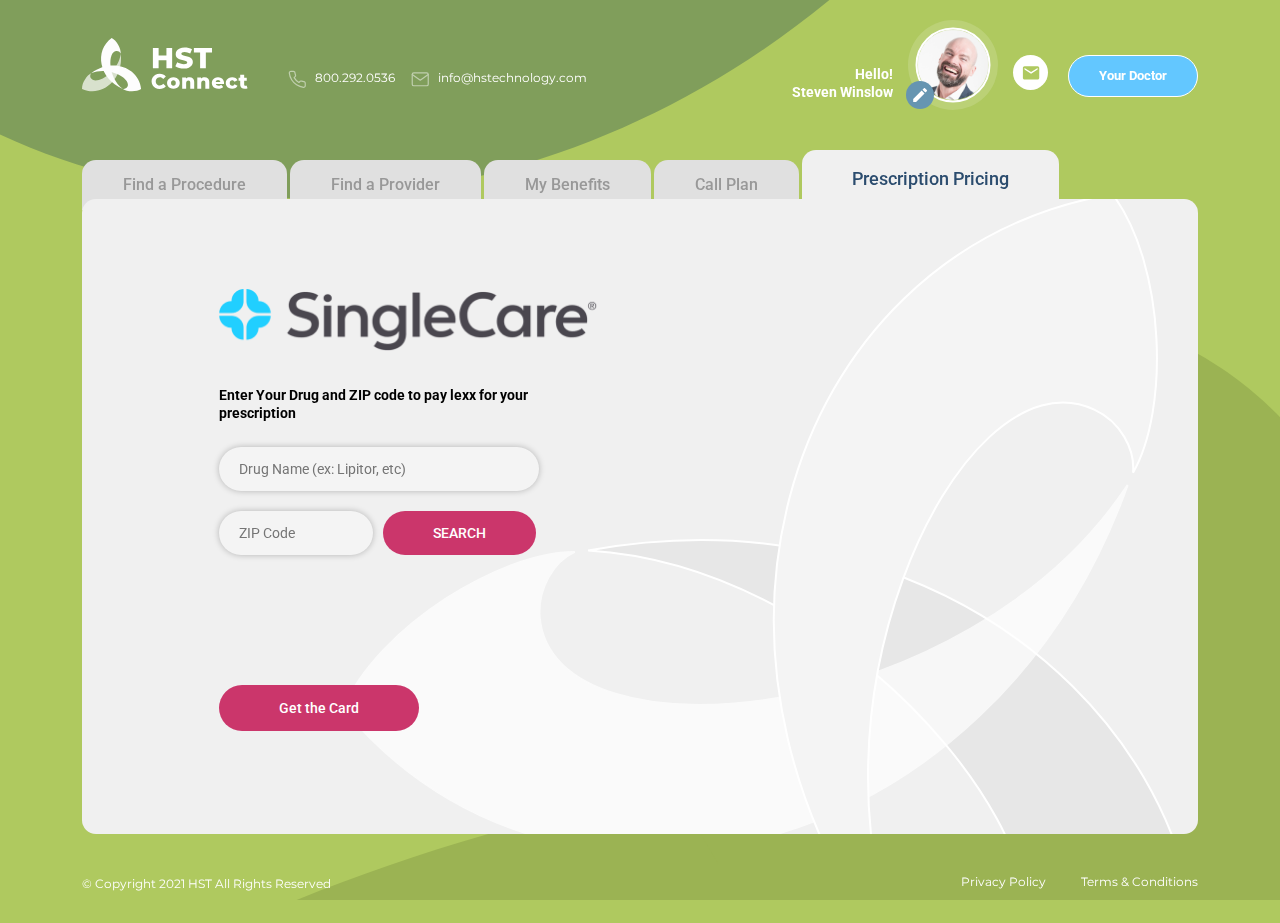
<file: prescription.html>
<!DOCTYPE html>
<html lang="en">

<head>
    <meta charset="UTF-8">
    <meta http-equiv="X-UA-Compatible" content="IE=edge">
    <meta name="viewport" content="width=device-width, initial-scale=1.0">
    <title>HST Connect</title>

    <link href="https://stackpath.bootstrapcdn.com/font-awesome/4.7.0/css/font-awesome.min.css" rel="stylesheet"
        integrity="sha384-wvfXpqpZZVQGK6TAh5PVlGOfQNHSoD2xbE+QkPxCAFlNEevoEH3Sl0sibVcOQVnN" crossorigin="anonymous">
    <link rel="preconnect" href="https://fonts.googleapis.com">
    <link rel="preconnect" href="https://fonts.gstatic.com" crossorigin>
    <link href="https://fonts.googleapis.com/css2?family=Montserrat:wght@400;500;900&display=swap" rel="stylesheet">
    <link href="https://fonts.googleapis.com/css2?family=Roboto:wght@400;500;700&display=swap" rel="stylesheet">

    <link rel="stylesheet" href="./assets/css/bootstrap.min.css">
    <link rel="stylesheet" href="./assets/css/style.css">
    <link rel="stylesheet" href="./assets/css/body.css">
    <link rel="stylesheet" href="./assets/css/progress.css">
    <link rel="stylesheet" href="./assets/css/responsive.css">
</head>

<body class="green-screen">
    <div id="main-div">
        <img class="bg-shape1" src="./assets/images/background/top-shape.svg" alt="top-shape">

        <!-- ================================================================
                                navbar html start
         ================================================================ -->

        <nav class="navbar navbar-expand-lg">
            <div class="container">
                <a class="navbar-brand logo" href="index.html">
                    <img src="./assets/images/Nav/logo.svg" alt="logo">
                </a>
                <a class="desk msg-extra" href="messeage.html">
                    <div class="e-mail">
                        <img src="./assets/images/Nav/e-mail.svg" alt="e-mail">
                    </div>
                </a>
                <button class="navbar-toggler" type="button" data-bs-toggle="collapse"
                    data-bs-target="#navbarSupportedContent" aria-controls="navbarSupportedContent"
                    aria-expanded="false" aria-label="Toggle navigation">
                    <i class="fa fa-bars" aria-hidden="true"></i>
                </button>
                <div class="collapse navbar-collapse" id="navbarSupportedContent">
                    <ul class="navbar-nav ms-auto mb-2 mb-lg-0">

                        <li class="nav-item mobile">
                            <div class="contact">
                                <a href="tel:800.292.0536" class="small-mon"><img
                                        src="./assets/images/Nav/phone-call.svg" alt="phone-call">800.292.0536</a>
                            </div>
                        </li>
                        <li class="nav-item mobile">
                            <div class="contact">
                                <a href="mailto: INFO@HSTECHNOLOGY.COM" class="small-mon"><img
                                        src="./assets/images/Nav/mail.svg" alt="mail">info@hstechnology.com</a>
                            </div>
                        </li>
                        <li class="nav-item">
                            <div class="profile">
                                <div class="name">
                                    <p class="boldx18-ro">Hello!</p>
                                    <p class="boldx18-ro">Steven Winslow</p>
                                </div>
                                <div class="image">
                                    <div class="circle">
                                        <a href="#">
                                            <div class="main-photo">
                                                <img src="./assets/images/Nav/profile-pic.png" alt="profile-pic">
                                            </div>
                                        </a>
                                    </div>
                                    <a class="edit-pro " href="#" data-bs-toggle="modal" data-bs-target="#changePhoto">
                                        <div class="edit ">
                                            <img class="userEdit-icon" src="./assets/images/Nav/edit-icon.svg"
                                                alt="edit-icon">
                                        </div>
                                    </a>
                                </div>
                            </div>
                        </li>
                        <li class="nav-item desk">
                            <div class="contact">
                                <a href="tel:800.292.0536" class="small-mon"><img
                                        src="./assets/images/Nav/phone-call.svg" alt="phone-call">800.292.0536</a>
                            </div>
                        </li>
                        <li class="nav-item desk">
                            <div class="contact">
                                <a href="mailto: INFO@HSTECHNOLOGY.COM" class="small-mon"><img
                                        src="./assets/images/Nav/mail.svg" alt="mail">info@hstechnology.com</a>
                            </div>
                        </li>
                        <li class="nav-item mobile">
                            <a href="messeage.html">
                                <div class="e-mail">
                                    <img src="./assets/images/Nav/e-mail.svg" alt="e-mail">
                                </div>
                            </a>
                        </li>

                        <li class="nav-item">
                            <a href="#" class="nav-custom-btn boldx14-ro"> Your Doctor </a>
                        </li>
                    </ul>
                </div>
                <!-- Modal -->
                <div class="modal fade" id="changePhoto" tabindex="-1" aria-labelledby="exampleModalLabel"
                    aria-hidden="true">
                    <div class="container">
                        <div class="modal-dialog">
                            <div class="modal-content">
                                <div class="modal-header">
                                    <button type="button" class="changepic-close" data-bs-dismiss="modal"
                                        aria-label="Close">
                                        <img src="assets/images/messages/user-popup-icon.svg" alt="close">
                                    </button>
                                </div>
                                <div class="modal-body">
                                    <div class="changepic-content">
                                        <h2 class="smediumx24l28-ro">Change Photo</h2>
                                        <div class="changeUser-photo"
                                            style="background-image: url('assets/images/Nav/upload-default.png');">
                                        </div>
                                        <p class="sboldx14l18-ro">Files :</p>
                                        <div class="change-options">
                                            <a href="#"><img src="assets/images/Nav/take-photo.svg"
                                                    alt="take a photo"><span class="ssmallx12-ro">Take a
                                                    photo</span></a>
                                            <div class="change-input">
                                                <input id="fileUpload" type="file" placeholder="Select Photo" />
                                                <label for="fileUpload" class="fileUpload-label"><span><img
                                                            src="assets/images/Nav/file-upload.svg"
                                                            alt="upload-icon"></span><span class="ssmallx12-ro">Select
                                                        Photo</span></label>
                                            </div>
                                        </div>
                                        <a href="#" class="remove-photo smediumx14l16-ro">Remove photo</a>
                                    </div>
                                </div>
                            </div>
                        </div>
                    </div>
                </div>
            </div>
        </nav>
        <!-- ================================================================
                                navbar html end
         ================================================================ -->

        <!-- ================================================================
                                tabs html start
         ================================================================ -->

        <section id="tabs-part">
            <div class="container">
                <ul class="nav nav-tabs " id="myTab" role="tablist">
                    <li class="nav-item " role="presentation">
                        <button class="nav-link  mediumx18-ro" id="Procedure-tab" data-bs-toggle="tab"
                            data-bs-target="#Procedure" type="button" role="tab" aria-controls="home"
                            aria-selected="true">Find a Procedure</button>
                    </li>
                    <li class="nav-item" role="presentation">
                        <button class="nav-link   mediumx18-ro" id="Provider-tab" data-bs-toggle="tab"
                            data-bs-target="#Provider" type="button" role="tab" aria-controls="profile"
                            aria-selected="false">Find a Provider</button>
                    </li>
                    <li class="nav-item" role="presentation">
                        <button class="nav-link   mediumx18-ro" id="Benefits-tab" data-bs-toggle="tab"
                            data-bs-target="#Benefits" type="button" role="tab" aria-controls="contact"
                            aria-selected="false">My Benefits</button>
                    </li>

                    <li class="nav-item" role="presentation">
                        <button class="nav-link   mediumx18-ro" id="Plan-tab" data-bs-toggle="tab"
                            data-bs-target="#Plan" type="button" role="tab" aria-controls="contact"
                            aria-selected="false">Call Plan</button>
                    </li>
                    <li class="nav-item" role="presentation">
                        <button class="nav-link  active mediumx18-ro" id="Pricing-tab" data-bs-toggle="tab"
                            data-bs-target="#Pricing" type="button" role="tab" aria-controls="contact"
                            aria-selected="false">Prescription Pricing</button>
                    </li>
                </ul>
                <div class="tab-content" id="myTabContent">
                    <div class="tab-pane fade   proce" id="Procedure" role="tabpanel" aria-labelledby="Procedure-tab">
                        <div class="main-procedure">
                            <div class="container">
                                <div class="row">
                                    <div class="col-xxl-2 col-xl-3 col-lg-3">
                                        <div class="number res-number">
                                            <div class="left">
                                                <span class="regular24-ro">1</span>
                                            </div>
                                            <div class="right">
                                                <p class="regular24-ro widt">Please select Body Part</p>
                                            </div>
                                        </div>
                                    </div>
                                    <div class="col-xxl-3 col-xl-3 col-lg-3">
                                        <!-- Human Body //-->
                                        <div class="human-body">
                                            <svg data-position='head' id='head' class='head'
                                                xmlns='http://www.w3.org/2000/svg' width='56.594' height='95.031'
                                                viewBox='0 0 56.594 95.031'>
                                                <path
                                                    d='M15.92 68.5l8.8 12.546 3.97 13.984-9.254-7.38-4.622-15.848zm27.1 0l-8.8 12.546-3.976 13.988 9.254-7.38 4.622-15.848zm6.11-27.775l.108-11.775-21.16-14.742L8.123 26.133 8.09 40.19l-3.24.215 1.462 9.732 5.208 1.81 2.36 11.63 9.72 11.018 10.856-.324 9.56-10.37 1.918-11.952 5.207-1.81 1.342-9.517zm-43.085-1.84l-.257-13.82L28.226 11.9l23.618 15.755-.216 10.37 4.976-17.085L42.556 2.376 25.49 0 10.803 3.673.002 24.415z' />
                                            </svg>
                                            <svg data-position='left-shoulder' id='left-shoulder' class='left-shoulder'
                                                xmlns='http://www.w3.org/2000/svg' width='109.532' height='46.594'
                                                viewBox='0 0 109.532 46.594'>
                                                <path
                                                    d='m 38.244,-0.004 1.98,9.232 -11.653,2.857 -7.474,-2.637 z M 17.005,10.536 12.962,8.35 0.306,22.35 0.244,27.675 c 0,0 16.52,-17.015 16.764,-17.14 z m 1.285,0.58 C 18.3,11.396 0.528,30.038 0.528,30.038 L -0.01,46.595 6.147,36.045 18.017,30.989 26.374,15.6 Z' />
                                            </svg>
                                            <svg data-position='right-shoulder' id='right-shoulder'
                                                class='right-shoulder' xmlns='http://www.w3.org/2000/svg'
                                                width='109.532' height='46.594' viewBox='0 0 109.532 46.594'>
                                                <path
                                                    d='m 3.2759972,-0.004 -1.98,9.232 11.6529998,2.857 7.473999,-2.637 z m 21.2379988,10.54 4.044,-2.187 12.656,14 0.07,5.33 c 0,0 -16.524,-17.019 -16.769,-17.144 z m -1.285,0.58 c -0.008,0.28 17.762,18.922 17.762,18.922 l 0.537,16.557 -6.157,-10.55 -11.871,-5.057 L 15.147997,15.6 Z' />
                                            </svg>
                                            <svg data-position='left-arm' id='left-arm' class='left-arm'
                                                xmlns='http://www.w3.org/2000/svg' width='156.344' height='119.25'
                                                viewBox='0 0 156.344 119.25'>
                                                <path
                                                    d='m21.12,56.5a1.678,1.678 0 0 1 -0.427,0.33l0.935,8.224l12.977,-13.89l1.2,-8.958a168.2,168.2 0 0 0 -14.685,14.294zm1.387,12.522l-18.07,48.91l5.757,1.333l19.125,-39.44l3.518,-22.047l-10.33,11.244zm-5.278,-18.96l2.638,18.74l-17.2,46.023l-2.657,-1.775l6.644,-35.518l10.575,-27.47zm18.805,-12.323a1.78,1.78 0 0 1 0.407,-0.24l3.666,-27.345l-7.037,-10.139l-7.258,10.58l-6.16,37.04l0.566,4.973a151.447,151.447 0 0 1 15.808,-14.87l0.008,0.001zm-13.742,-28.906l-3.3,35.276l-2.2,-26.238l5.5,-9.038z' />
                                            </svg>
                                            <svg data-position='right-arm' id='right-arm' class='right-arm'
                                                xmlns='http://www.w3.org/2000/svg' width='156.344' height='119.25'
                                                viewBox='0 0 156.344 119.25'>
                                                <path
                                                    d='m 18.997,56.5 a 1.678,1.678 0 0 0 0.427,0.33 L 18.489,65.054 5.512,51.164 4.312,42.206 A 168.2,168.2 0 0 1 18.997,56.5 Z m -1.387,12.522 18.07,48.91 -5.757,1.333 L 10.798,79.825 7.28,57.778 17.61,69.022 Z m 5.278,-18.96 -2.638,18.74 17.2,46.023 2.657,-1.775 L 33.463,77.532 22.888,50.062 Z M 4.083,37.739 A 1.78,1.78 0 0 0 3.676,37.499 L 0.01,10.154 7.047,0.015 l 7.258,10.58 6.16,37.04 -0.566,4.973 A 151.447,151.447 0 0 0 4.091,37.738 l -0.008,10e-4 z m 13.742,-28.906 3.3,35.276 2.2,-26.238 -5.5,-9.038 z' />
                                            </svg>
                                            <svg data-position='chest' id='chest' class='chest'
                                                xmlns='http://www.w3.org/2000/svg' width='86.594' height='45.063'
                                                viewBox='0 0 86.594 45.063'>
                                                <path
                                                    d='M19.32 0l-9.225 16.488-10.1 5.056 6.15 4.836 4.832 14.07 11.2 4.616 17.85-8.828-4.452-34.7zm47.934 0l9.225 16.488 10.1 5.056-6.15 4.836-4.833 14.07-11.2 4.616-17.844-8.828 4.45-34.7z' />
                                            </svg>
                                            <svg data-position='stomach' id='stomach' class='stomach'
                                                xmlns='http://www.w3.org/2000/svg' width='75.25' height='107.594'
                                                viewBox='0 0 75.25 107.594'>
                                                <path
                                                    d='M19.25 7.49l16.6-7.5-.5 12.16-14.943 7.662zm-10.322 8.9l6.9 3.848-.8-9.116zm5.617-8.732L1.32 2.15 6.3 15.6zm-8.17 9.267l9.015 5.514 1.54 11.028-8.795-5.735zm15.53 5.89l.332 8.662 12.286-2.665.664-11.826zm14.61 84.783L33.28 76.062l-.08-20.53-11.654-5.736-1.32 37.5zM22.735 35.64L22.57 46.3l11.787 3.166.166-16.657zm-14.16-5.255L16.49 35.9l1.1 11.25-8.8-7.06zm8.79 22.74l-9.673-7.28-.84 9.78L-.006 68.29l10.564 14.594 5.5.883 1.98-20.735zM56 7.488l-16.6-7.5.5 12.16 14.942 7.66zm10.32 8.9l-6.9 3.847.8-9.116zm-5.617-8.733L73.93 2.148l-4.98 13.447zm8.17 9.267l-9.015 5.514-1.54 11.03 8.8-5.736zm-15.53 5.89l-.332 8.662-12.285-2.665-.664-11.827zm-14.61 84.783l3.234-31.536.082-20.532 11.65-5.735 1.32 37.5zm13.78-71.957l.166 10.66-11.786 3.168-.166-16.657zm14.16-5.256l-7.915 5.514-1.1 11.25 8.794-7.06zm-8.79 22.743l9.673-7.28.84 9.78 6.862 12.66-10.564 14.597-5.5.883-1.975-20.74z' />
                                            </svg>
                                            <svg data-position='left-leg' id='left-leg' class='left-leg'
                                                xmlns='http://www.w3.org/2000/svg' width='93.626' height='250.625'
                                                viewBox='0 0 93.626 250.625'>
                                                <path
                                                    d='m 18.00179,139.99461 -0.664,5.99 4.647,5.77 1.55,9.1 3.1,1.33 2.655,-13.755 1.77,-4.88 -1.55,-3.107 z m 20.582,0.444 -3.32,9.318 -7.082,13.755 1.77,12.647 5.09,-14.2 4.205,-7.982 z m -26.557,-12.645 5.09,27.29 -3.32,-1.777 -2.656,8.875 z m 22.795,42.374 -1.55,4.88 -3.32,20.634 -0.442,27.51 4.65,26.847 -0.223,-34.39 4.87,-13.754 0.663,-15.087 z m -10.623,12.424 1.106,41.267 c 14.157565,64.57987 -5.846437,10.46082 -16.8199998,-29.07 l 5.5329998,-36.384 z m -9.71,-178.164003 0,22.476 15.71,31.073 9.923,30.850003 -1.033,-21.375 z m 25.49,30.248 0.118,-0.148 -0.793,-2.024 -16.545,-18.16 -1.242,-0.44 10.984,28.378 z m -6.255,10.766 6.812,17.6 2.274,-21.596 -1.344,-3.43 z m -26.4699998,17.82 0.827,25.340003 12.8159998,35.257 -3.928,10.136 -12.6099998,-44.51 z M 31.81879,76.04161 l 0.345,0.826 6.47,15.48 -4.177,38.342 -6.594,-3.526 5.715,-35.7 z m -21.465,-74.697003 0.827,21.373 L 4.1527902,65.02561 0.84679017,30.870607 Z m 2.068,27.323 14.677,32.391 3.307,26.000003 -6.2,36.58 -13.437,-37.241 -0.8269998,-38.342003 z' />
                                            </svg>
                                            <svg data-position='right-leg' id='right-leg' class='right-leg'
                                                xmlns='http://www.w3.org/2000/svg' width='80' height='250.625'
                                                viewBox='0 0 80 250.625'>
                                                <path
                                                    d='m 26.664979,139.7913 0.663,5.99 -4.647,5.77 -1.55,9.1 -3.1,1.33 -2.655,-13.755 -1.77,-4.88 1.55,-3.107 z m -20.5820002,0.444 3.3200005,9.318 7.0799997,13.755 -1.77,12.647 -5.0899997,-14.2 -4.2000005,-7.987 z m 3.7620005,29.73 1.5499997,4.88 3.32,20.633 0.442,27.51 -4.648,26.847 0.22,-34.39 -4.8670002,-13.754 -0.67,-15.087 z m 10.6229997,12.424 -1.107,41.267 -8.852,33.28 9.627,-4.55 16.046,-57.8 -5.533,-36.384 z m -13.9460002,74.991 c -5.157661,19.45233 -2.5788305,9.72616 0,0 z M 30.177979,4.225305 l 0,22.476 -15.713,31.072 -9.9230002,30.850005 1.033,-21.375005 z m -25.4930002,30.249 -0.118,-0.15 0.793,-2.023 16.5450002,-18.16 1.24,-0.44 -10.98,28.377 z m 6.2550002,10.764 -6.8120002,17.6 -2.274,-21.595 1.344,-3.43 z m 26.47,17.82 -0.827,25.342005 -12.816,35.25599 3.927,10.136 12.61,-44.50999 z m -24.565,12.783005 -0.346,0.825 -6.4700002,15.48 4.1780002,38.34199 6.594,-3.527 -5.715,-35.69999 z m 19.792,51.74999 -5.09,27.29 3.32,-1.776 2.655,8.875 z m 1.671,-126.452995 -0.826,21.375 7.03,42.308 3.306,-34.155 z m -2.066,27.325 -14.677,32.392 -3.308,26.000005 6.2,36.57999 13.436,-37.23999 0.827,-38.340005 z' />
                                            </svg>
                                            <svg data-position='left-hand' id='left-hand' class='left-hand'
                                                xmlns='http://www.w3.org/2000/svg' width='90' height='38.938'
                                                viewBox='0 0 90 38.938'>
                                                <path
                                                    d='m 21.255,-0.00198191 2.88,6.90000201 8.412,1.335 0.664,12.4579799 -4.427,17.8 -2.878,-0.22 2.8,-11.847 -2.99,-0.084 -4.676,12.6 -3.544,-0.446 4.4,-12.736 -3.072,-0.584 -5.978,13.543 -4.428,-0.445 6.088,-14.1 -2.1,-1.25 L 4.878,34.934 1.114,34.489 12.4,12.9 11.293,11.12 0.665,15.57 0,13.124 8.635,5.3380201 Z' />
                                            </svg>
                                            <svg data-position='right-hand' id='right-hand' class='right-hand'
                                                xmlns='http://www.w3.org/2000/svg' width='90' height='38.938'
                                                viewBox='0 0 90 38.938'>
                                                <path
                                                    d='m 13.793386,-0.00198533 -2.88,6.90000163 -8.4120002,1.335 -0.664,12.4579837 4.427,17.8 2.878,-0.22 -2.8,-11.847 2.99,-0.084 4.6760002,12.6 3.544,-0.446 -4.4,-12.736 3.072,-0.584 5.978,13.543 4.428,-0.445 -6.088,-14.1 2.1,-1.25 7.528,12.012 3.764,-0.445 -11.286,-21.589 1.107,-1.78 10.628,4.45 0.665,-2.447 -8.635,-7.7859837 z' />
                                            </svg>
                                            <svg data-position='left-foot' id='left-foot' class='left-foot'
                                                xmlns='http://www.w3.org/2000/svg' width='30' height='30'
                                                viewBox='0 0 30 30'>
                                                <path
                                                    d='m 19.558357,1.92821 c -22.1993328,20.55867 -11.0996668,10.27933 0,0 z m 5.975,5.989 -0.664,18.415 -1.55,6.435 -4.647,0 -1.327,-4.437 -1.55,-0.222 0.332,4.437 -5.864,-1.778 -1.5499998,-0.887 -6.64,-1.442 -0.22,-5.214 6.418,-10.87 4.4259998,-5.548 c 9.991542,-3.26362 9.41586,-8.41457 12.836,1.111 z' />
                                            </svg>
                                            <svg data-position='right-foot' id='right-foot' class='right-foot'
                                                xmlns='http://www.w3.org/2000/svg' width='90' height='38.938'
                                                viewBox='0 0 90 38.938'>
                                                <path
                                                    d='m 11.723492,2.35897 c -40.202667,20.558 -20.1013335,10.279 0,0 z m -5.9740005,5.989 0.663,18.415 1.546,6.435 4.6480005,0 1.328,-4.437 1.55,-0.222 -0.333,4.437 5.863,-1.778 1.55,-0.887 6.638,-1.442 0.222,-5.214 -6.418,-10.868 -4.426,-5.547 -10.8440005,-4.437 z' />
                                            </svg>
                                        </div>
                                        <!--// Human Body -->
                                        <!-- Data Showing //-->
                                        <div id="area">
                                            Area: <span id="data"></span>
                                        </div>
                                        <!--// Data Showing -->
                                    </div>
                                    <div class="col-xxl-7 col-xl-6 col-lg-6">
                                        <div class="procedure-select">
                                            <div class="number">
                                                <div class="left">
                                                    <span class="regular24-ro">2</span>
                                                </div>
                                                <div class="right">
                                                    <p class="regular24-ro ">Select a Procedure:</p>
                                                </div>
                                            </div>
                                            <form action="#">
                                                <div class="information-box">
                                                    <div class="selector-box">
                                                        <select class="form-select dropdown-div boldx14-ro "
                                                            aria-label="Default select example">
                                                            <option selected>CT Thorax</option>
                                                            <option value="1">CT Thorax1</option>
                                                            <option value="2">CT Thorax2</option>
                                                            <option value="3">CT Thorax3</option>
                                                        </select>
                                                    </div>
                                                    <span class="body-link boldx14-ro">or Select: <a href="#"
                                                            class="blackx14-ro"> <u>Body Part</u> </a> </span>

                                                    <div class="selector-box">
                                                        <select class="form-select dropdown-div regular14-ro  color"
                                                            aria-label="Default select example">
                                                            <option selected>Within 5 miles</option>
                                                            <option value="1">Within 10 miles</option>
                                                            <option value="2">Within 20 miles</option>
                                                            <option value="3">Within 30 miles</option>
                                                        </select>
                                                    </div>
                                                    <div class="radio-checkbox">
                                                        <label class="label-design regular14-ro">My Current Location
                                                            <input type="radio" checked="checked" name="radio">
                                                            <span class="checkmark"></span>
                                                        </label>
                                                        <label class="label-design regular14-ro">Input Location
                                                            <input type="radio" name="radio">
                                                            <span class="checkmark"></span>
                                                        </label>
                                                        <label class="label-design regular14-ro no-bor">Find on Map
                                                            <input type="radio" name="radio">
                                                            <span class="checkmark"></span>
                                                        </label>
                                                    </div>
                                                    <button type="submit"
                                                        class="mediumx14-ro sub-button">SEARCH</button>
                                                </div>
                                            </form>
                                        </div>
                                    </div>
                                </div>
                            </div>
                        </div>
                    </div>
                    <div class="tab-pane   fade" id="Provider" role="tabpanel" aria-labelledby="Provider-tab">
                        <div class="find-provider">
                            <div class="container">
                                <div class="row ">
                                    <div class="col-xxl-6 col-xl-6 col-lg-6">
                                        <div class="first">
                                            <div class="number-one">
                                                <div class="number">
                                                    <div class="left">
                                                        <span class="regular24-ro">1</span>
                                                    </div>
                                                    <div class="right">
                                                        <p class="regular24-ro ">Find a Hospital</p>
                                                    </div>
                                                </div>
                                                <div class="city">
                                                    <img src="./assets/images/tabs/city-icon.svg" alt="city-icon">
                                                </div>
                                            </div>
                                            <div class="information-box first-pad">
                                                <div class="selector-box provide-selector">
                                                    <select class="form-select dropdown-div boldx14-ro "
                                                        aria-label="Default select example">
                                                        <option selected>Find by Name</option>
                                                        <option value="1">Find by Name</option>
                                                        <option value="2">Find by Name</option>
                                                        <option value="3">Find by Name</option>
                                                    </select>
                                                </div>
                                                <div class="selector-box">
                                                    <select class="form-select dropdown-div regular14-ro  color"
                                                        aria-label="Default select example">
                                                        <option selected>Within 5 miles</option>
                                                        <option value="1">Within 10 miles</option>
                                                        <option value="2">Within 20 miles</option>
                                                        <option value="3">Within 30 miles</option>
                                                    </select>
                                                </div>
                                                <div class="radio-checkbox ">
                                                    <label class="label-design regular14-ro">My Current Location
                                                        <input type="radio" checked="checked" name="radio">
                                                        <span class="checkmark"></span>
                                                    </label>
                                                    <label class="label-design regular14-ro">Input Location
                                                        <input type="radio" name="radio">
                                                        <span class="checkmark"></span>
                                                    </label>
                                                    <label class="label-design regular14-ro no-bor">Find on Map
                                                        <input type="radio" name="radio">
                                                        <span class="checkmark"></span>
                                                    </label>
                                                </div>
                                                <p class="regular14-ro provider-pra">Lorem ipsum dolor sit amet,
                                                    consectetur
                                                    adipiscing elit, sed do eiusmod tempor incididunt ut labore et
                                                    dolore
                                                    magna aliqua. </p>
                                                <a href="provider2.html">
                                                    <button type="submit"
                                                        class="mediumx14-ro sub-button first-sub-button">SEARCH</button>
                                                </a>
                                            </div>
                                        </div>
                                    </div>
                                    <div class="col-xxl-6 col-xl-6 col-lg-6">
                                        <div class="second">
                                            <div class="number-one">
                                                <div class="number">
                                                    <div class="left">
                                                        <span class="regular24-ro">2</span>
                                                    </div>
                                                    <div class="right">
                                                        <p class="regular24-ro ">Find a Doctor</p>
                                                    </div>
                                                </div>
                                                <div class="city">
                                                    <img src="./assets/images/tabs/doctor-icon.svg" alt="doctor-icon">
                                                </div>
                                            </div>
                                            <div class="information-box no-pad">
                                                <div class="selector-box provide-selector top-selector">
                                                    <select class="form-select dropdown-div boldx14-ro "
                                                        aria-label="Default select example">
                                                        <option selected>Find by Name</option>
                                                        <option value="1">Find by Name1</option>
                                                        <option value="2">Find by Name2</option>
                                                        <option value="3">Find by Name3</option>
                                                    </select>
                                                </div>
                                                <div class="selector-box">
                                                    <select class="form-select dropdown-div regular14-ro  color"
                                                        aria-label="Default select example">
                                                        <option selected>Within 5 miles</option>
                                                        <option value="1">Within 10 miles</option>
                                                        <option value="2">Within 20 miles</option>
                                                        <option value="3">Within 30 miles</option>
                                                    </select>
                                                </div>
                                                <div class="radio-checkbox second-radio">
                                                    <label class="label-design regular14-ro">My Current Location
                                                        <input type="radio" checked="checked" name="radio1">
                                                        <span class="checkmark"></span>
                                                    </label>
                                                    <label class="label-design regular14-ro">Input Location
                                                        <input type="radio" name="radio1">
                                                        <span class="checkmark"></span>
                                                    </label>
                                                    <label class="label-design regular14-ro no-bor">Find on Map
                                                        <input type="radio" name="radio1">
                                                        <span class="checkmark"></span>
                                                    </label>
                                                </div>
                                                <div class="selector-box provide-selector special-selct">
                                                    <select class="form-select dropdown-div boldx14-ro "
                                                        aria-label="Default select example">
                                                        <option selected>Specialization: <p> Select...</p>
                                                        </option>
                                                        <option value="1">Specialization: Select...</option>
                                                        <option value="2">Specialization: Select...</option>
                                                        <option value="3">Specialization: Select...</option>
                                                    </select>
                                                </div>
                                                <p class="regular14-ro provider-pra no-padpra">Lorem ipsum dolor sit
                                                    amet, consectetur
                                                    adipiscing elit, sed do eiusmod tempor incididunt ut labore et
                                                    dolore
                                                    magna aliqua. </p>
                                                <a href="provider3.html">
                                                    <button type="submit"
                                                        class="mediumx14-ro sub-button">SEARCH</button>
                                                </a>
                                            </div>
                                        </div>
                                    </div>
                                </div>
                            </div>
                        </div>
                    </div>
                    <div class="tab-pane   fade " id="Benefits" role="tabpanel" aria-labelledby="Benefits-tab">
                        <div class="benifts">
                            <div class="container">
                                <div class="row">
                                    <div class="col-xxl-4 col-xl-4 col-lg-4">
                                        <div class="plane">
                                            <div class="number">
                                                <div class="left">
                                                    <span class="regular24-ro">1</span>
                                                </div>
                                                <div class="right">
                                                    <p class="regular24-ro ">Plan Details</p>
                                                </div>
                                            </div>
                                            <div class="calender">
                                                <a href="#" class="mediumx14-ro  ">
                                                    <div class="calender-lleft">
                                                        <img class="calen" src="./assets/images/tabs/calender.svg"
                                                            alt="calender">
                                                        Calendar or Plan Year
                                                    </div> <img class="expand"
                                                        src="./assets/images/tabs/expand_more.svg" alt="">
                                                </a>
                                            </div>
                                            <div class="deductible">
                                                <h3 class="boldx14-18-ro">Deductible <span>(Used)</span> </h3>
                                                <div class="progre">
                                                    <div class="text">
                                                        <p class="mediumx12-ro">Individual</p>
                                                        <p class="mediumx12-ro"><span>$ 370</span>/ $ 3,150</p>
                                                    </div>
                                                    <div class="benefit-progresbar">
                                                        <div class="progress-circle-container">
                                                            <div class="progress-circle progress-12"><span
                                                                    class="boldx12-ro">12</span></div>
                                                        </div>
                                                    </div>
                                                </div>
                                                <div class="progre">
                                                    <div class="text">
                                                        <p class="mediumx12-ro">Family</p>
                                                        <p class="mediumx12-ro"><span>$ 370</span>/ $ 3,150</p>
                                                    </div>
                                                    <div class="benefit-progresbar">
                                                        <div class="progress-circle-container">
                                                            <div class="progress-circle progress-17"><span
                                                                    class="boldx12-ro">17</span></div>
                                                        </div>
                                                    </div>
                                                </div>
                                            </div>
                                            <div class="deductible">
                                                <h3 class="boldx14-18-ro">Out of Pocket Limit <span>(Used)</span> </h3>
                                                <div class="progre">
                                                    <div class="text">
                                                        <p class="mediumx12-ro">Individual</p>
                                                        <p class="mediumx12-ro"><span>$ 370</span>/ $ 3,150</p>
                                                    </div>
                                                    <div class="benefit-progresbar">
                                                        <div class="progress-circle-container">
                                                            <div class="progress-circle progress-12"><span
                                                                    class="boldx12-ro">12</span></div>
                                                        </div>
                                                    </div>
                                                </div>
                                                <div class="progre">
                                                    <div class="text">
                                                        <p class="mediumx12-ro">Family</p>
                                                        <p class="mediumx12-ro"><span>$ 370</span>/ $ 3,150</p>
                                                    </div>
                                                    <div class="benefit-progresbar">
                                                        <div class="progress-circle-container">
                                                            <div class="progress-circle progress-17"><span
                                                                    class="boldx12-ro">17</span></div>
                                                        </div>
                                                    </div>
                                                </div>
                                            </div>
                                        </div>
                                    </div>
                                    <div class="col-xxl-4 col-xl-4 col-lg-4">
                                        <div class="information">
                                            <div class="number">
                                                <div class="left">
                                                    <span class="regular24-ro">2</span>
                                                </div>
                                                <div class="right">
                                                    <p class="regular24-ro ">Plan Details</p>
                                                </div>
                                            </div>
                                            <div class="image">
                                                <img src="./assets/images/tabs/information.svg" alt="information">
                                            </div>
                                            <a href="#" class="mediumx18-ro info-edit">View/Edit Card Info</a>
                                            <div class="g-info">
                                                <h4 class="boldx18-ro g-info-heading">General Info</h4>
                                                <div class="datas regular14-ro">
                                                    <ul>
                                                        <li>Date of Birth:</li>
                                                        <li>Gender:</li>
                                                        <li>Member ID</li>
                                                        <li>Group Number</li>
                                                        <li>Plan Name</li>
                                                        <li>Member Services</li>
                                                        <li>RX Services</li>
                                                    </ul>
                                                    <ul class="second-col">
                                                        <li>01/01/2000</li>
                                                        <li>Male</li>
                                                        <li>Steven Windsow</li>
                                                        <li>22</li>
                                                        <li>Gold</li>
                                                        <li><a href="tel:(866) 555-5556">(866) 555-5556</a> </li>
                                                        <li><a href="tel:(866) 555-5556">(866) 555-5556</a></li>
                                                        <li></li>
                                                        <li></li>
                                                    </ul>
                                                </div>
                                            </div>
                                        </div>
                                    </div>
                                    <div class="col-xxl-4 col-xl-4 col-lg-4">
                                        <div class="upload">
                                            <div class="number">
                                                <div class="left">
                                                    <span class="regular24-ro">3</span>
                                                </div>
                                                <div class="right">
                                                    <p class="regular24-ro ">Upload Balance Bill</p>
                                                </div>
                                            </div>
                                            <form action="#">
                                                <textarea class="mediumx14-ro" name="" id="" cols="30" rows="7"
                                                    placeholder="Write a message..."></textarea>

                                                <div class="attachment-btn ">
                                                    <input id="f02" type="file" placeholder="Add profile picture" />
                                                    <label class="boldx14-18-ro" for="f02">Upload Attachment</label>
                                                </div>
                                                <button type="submit" class="boldx14-18-ro upload-send">Send</button>
                                            </form>
                                        </div>
                                    </div>
                                </div>
                            </div>
                        </div>
                    </div>
                    <div class="tab-pane   fade" id="Plan" role="tabpanel" aria-labelledby="Plan-tab">
                        <div class="plan">
                            <div class="container">
                                <h2 class="boldx18-ro">For questions about your health plan or a specific claim:</h2>
                                <form>
                                    <div class="one boldx12-ro">
                                        <label for="cont" class="form-label">Contact:</label>
                                        <input type="text" class="form-control boldx12-ro" id="cont"
                                            placeholder="ABC Administrators">
                                    </div>
                                    <div class="one boldx12-ro">
                                        <label for="email" class="form-label">Email:</label>
                                        <input type="email" class="form-control boldx12-ro" id="email"
                                            placeholder="email@email.com">
                                    </div>
                                    <div class="one boldx12-ro">
                                        <label for="phone" class="form-label">Phone Number:</label>
                                        <input type="text" class="form-control boldx12-ro" id="phone"
                                            placeholder="(800) 555-1234">
                                    </div>
                                    <div class="one boldx12-ro">
                                        <label for="fax" class="form-label">Fax:</label>
                                        <input type="text" class="form-control boldx12-ro" id="fax"
                                            placeholder="(800) 555-1234">
                                    </div>
                                </form>
                            </div>
                        </div>
                    </div>
                    <div class="tab-pane active show  fade" id="Pricing" role="tabpanel" aria-labelledby="Pricing-tab">
                        <div class="pricing">
                            <div class="container">
                                <div class="price-logo">
                                    <img src="./assets/images/tabs/single-care.png" alt="single-care">
                                </div>
                                <h5 class="boldx18-ro">Enter Your Drug and ZIP code to pay lexx for your prescription
                                </h5>
                                <form action="#">
                                    <div class="drug-name">
                                        <input type="text" class="regular14-ro "
                                            placeholder="Drug Name (ex: Lipitor, etc)">
                                    </div>
                                    <div class="main">
                                        <div class="zip">
                                            <input type="text" class="regular14-ro " placeholder="ZIP Code">
                                        </div>
                                        <div class="search">
                                            <button type="submit" class="mediumx14-ro">SEARCH</button>
                                        </div>
                                    </div>
                                    <a href="#" class="mediumx14-ro get-card">Get the Card</a>
                                </form>
                            </div>
                        </div>
                    </div>
                </div>
            </div>
        </section>

        <!-- ================================================================
                                    tabs html end
             ================================================================ -->

        <!-- ================================================================
                                footer html start
         ================================================================ -->

        <section id="footer-part">
            <div class="container">
                <div class="main">
                    <div class="copy">
                        <p class="small-mon"> &copy; Copyright 2021 HST All Rights Reserved</p>
                    </div>
                    <div class="term">
                        <a href="#" class="small-mon">Privacy Policy</a>
                        <a href="#" class="small-mon">Terms & Conditions</a>
                    </div>
                </div>
            </div>
        </section>

        <!-- ================================================================
                                footer html end
         ================================================================ -->
    </div>




    <script src="./assets/js/jquery-3.3.1.slim.min.js"></script>
    <script src="./assets/js/bootstrap.bundle.min.js"></script>
    <script src="./assets/js/body.js"></script>
    <script src="./assets/js/script.js"></script>

</body>

</html>
</file>
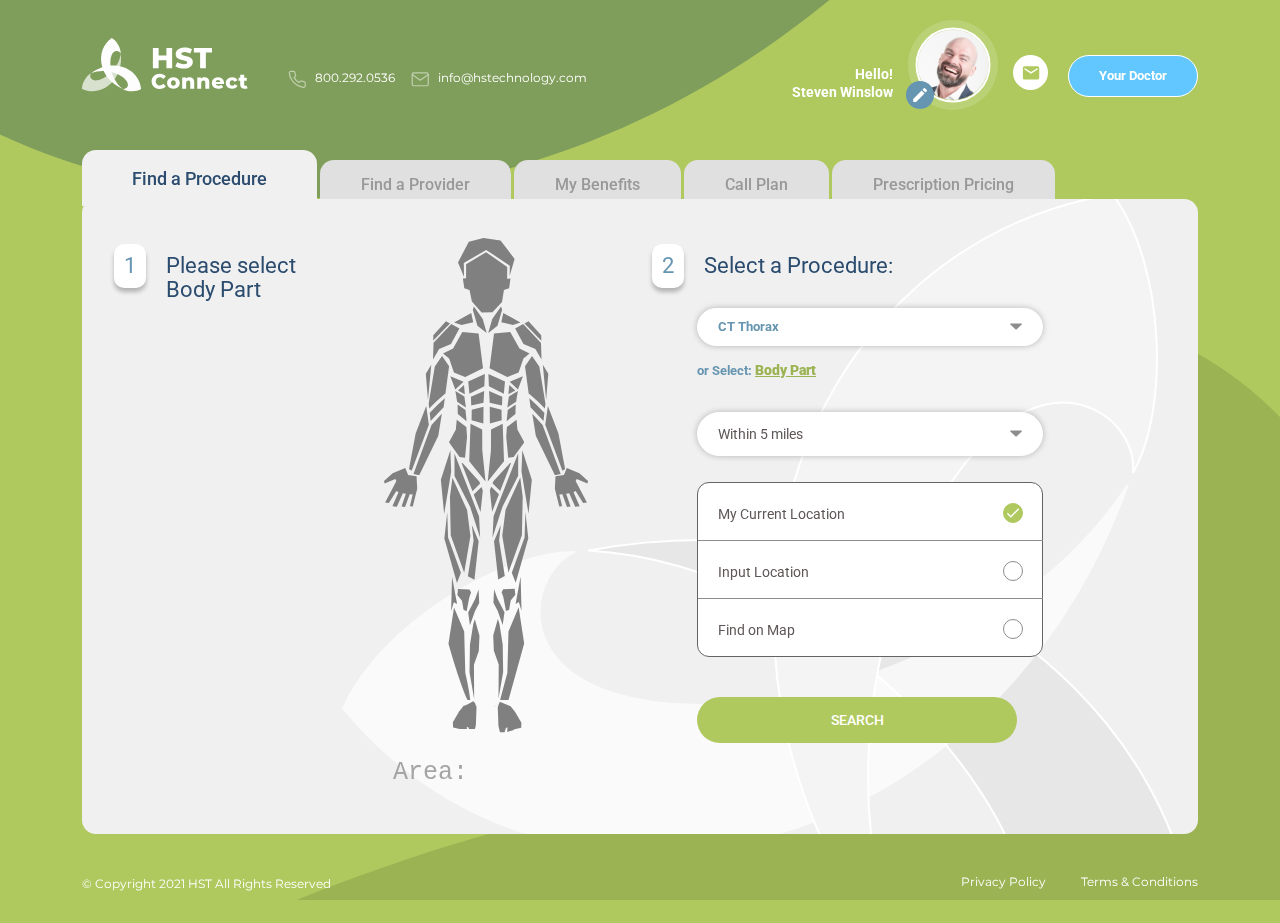
<file: procedure.html>
<!DOCTYPE html>
<html lang="en">

<head>
    <meta charset="UTF-8">
    <meta http-equiv="X-UA-Compatible" content="IE=edge">
    <meta name="viewport" content="width=device-width, initial-scale=1.0">
    <title>HST Connect</title>

    <link href="https://stackpath.bootstrapcdn.com/font-awesome/4.7.0/css/font-awesome.min.css" rel="stylesheet"
        integrity="sha384-wvfXpqpZZVQGK6TAh5PVlGOfQNHSoD2xbE+QkPxCAFlNEevoEH3Sl0sibVcOQVnN" crossorigin="anonymous">

    <link rel="preconnect" href="https://fonts.googleapis.com">
    <link rel="preconnect" href="https://fonts.gstatic.com" crossorigin>
    <link href="https://fonts.googleapis.com/css2?family=Montserrat:wght@400;500;900&display=swap" rel="stylesheet">
    <link href="https://fonts.googleapis.com/css2?family=Roboto:wght@400;500;700&display=swap" rel="stylesheet">

    <link rel="stylesheet" href="./assets/css/bootstrap.min.css">
    <link rel="stylesheet" href="./assets/css/style.css">
    <link rel="stylesheet" href="./assets/css/body.css">
    <link rel="stylesheet" href="./assets/css/progress.css">
    <link rel="stylesheet" href="./assets/css/responsive.css">
</head>

<body class="green-screen">
    <div id="main-div">
        <img class="bg-shape1" src="./assets/images/background/top-shape.svg" alt="top-shape">

        <!-- ================================================================
                                navbar html start
         ================================================================ -->

        <nav class="navbar navbar-expand-lg">
            <div class="container">
                <a class="navbar-brand logo" href="index.html">
                    <img src="./assets/images/Nav/logo.svg" alt="logo">
                </a>
                <a class="desk msg-extra" href="messeage.html">
                    <div class="e-mail">
                        <img src="./assets/images/Nav/e-mail.svg" alt="e-mail">
                    </div>
                </a>
                <button class="navbar-toggler" type="button" data-bs-toggle="collapse"
                    data-bs-target="#navbarSupportedContent" aria-controls="navbarSupportedContent"
                    aria-expanded="false" aria-label="Toggle navigation">
                    <i class="fa fa-bars" aria-hidden="true"></i>
                </button>
                <div class="collapse navbar-collapse" id="navbarSupportedContent">
                    <ul class="navbar-nav ms-auto mb-2 mb-lg-0">

                        <li class="nav-item mobile">
                            <div class="contact">
                                <a href="tel:800.292.0536" class="small-mon"><img
                                        src="./assets/images/Nav/phone-call.svg" alt="phone-call">800.292.0536</a>
                            </div>
                        </li>
                        <li class="nav-item mobile">
                            <div class="contact">
                                <a href="mailto: INFO@HSTECHNOLOGY.COM" class="small-mon"><img
                                        src="./assets/images/Nav/mail.svg" alt="mail">info@hstechnology.com</a>
                            </div>
                        </li>
                        <li class="nav-item">
                            <div class="profile">
                                <div class="name">
                                    <p class="boldx18-ro">Hello!</p>
                                    <p class="boldx18-ro">Steven Winslow</p>
                                </div>
                                <div class="image">
                                    <div class="circle">
                                        <a href="#">
                                            <div class="main-photo">
                                                <img src="./assets/images/Nav/profile-pic.png" alt="profile-pic">
                                            </div>
                                        </a>
                                    </div>
                                    <a class="edit-pro " href="#" data-bs-toggle="modal" data-bs-target="#changePhoto">
                                        <div class="edit ">
                                            <img class="userEdit-icon" src="./assets/images/Nav/edit-icon.svg"
                                                alt="edit-icon">
                                        </div>
                                    </a>
                                </div>
                            </div>
                        </li>
                        <li class="nav-item desk">
                            <div class="contact">
                                <a href="tel:800.292.0536" class="small-mon"><img
                                        src="./assets/images/Nav/phone-call.svg" alt="phone-call">800.292.0536</a>
                            </div>
                        </li>
                        <li class="nav-item desk">
                            <div class="contact">
                                <a href="mailto: INFO@HSTECHNOLOGY.COM" class="small-mon"><img
                                        src="./assets/images/Nav/mail.svg" alt="mail">info@hstechnology.com</a>
                            </div>
                        </li>
                        <li class="nav-item mobile">
                            <a href="messeage.html">
                                <div class="e-mail">
                                    <img src="./assets/images/Nav/e-mail.svg" alt="e-mail">
                                </div>
                            </a>
                        </li>

                        <li class="nav-item">
                            <a href="#" class="nav-custom-btn boldx14-ro"> Your Doctor </a>
                        </li>
                    </ul>
                </div>
                <!-- Modal -->
                <div class="modal fade" id="changePhoto" tabindex="-1" aria-labelledby="exampleModalLabel"
                    aria-hidden="true">
                    <div class="container">
                        <div class="modal-dialog">
                            <div class="modal-content">
                                <div class="modal-header">
                                    <button type="button" class="changepic-close" data-bs-dismiss="modal"
                                        aria-label="Close">
                                        <img src="assets/images/messages/user-popup-icon.svg" alt="close">
                                    </button>
                                </div>
                                <div class="modal-body">
                                    <div class="changepic-content">
                                        <h2 class="smediumx24l28-ro">Change Photo</h2>
                                        <div class="changeUser-photo"
                                            style="background-image: url('assets/images/Nav/upload-default.png');">
                                        </div>
                                        <p class="sboldx14l18-ro">Files :</p>
                                        <div class="change-options">
                                            <a href="#"><img src="assets/images/Nav/take-photo.svg"
                                                    alt="take a photo"><span class="ssmallx12-ro">Take a
                                                    photo</span></a>
                                            <div class="change-input">
                                                <input id="fileUpload" type="file" placeholder="Select Photo" />
                                                <label for="fileUpload" class="fileUpload-label"><span><img
                                                            src="assets/images/Nav/file-upload.svg"
                                                            alt="upload-icon"></span><span class="ssmallx12-ro">Select
                                                        Photo</span></label>
                                            </div>
                                        </div>
                                        <a href="#" class="remove-photo smediumx14l16-ro">Remove photo</a>
                                    </div>
                                </div>
                            </div>
                        </div>
                    </div>
                </div>
            </div>
        </nav>
        <!-- ================================================================
                                navbar html end
         ================================================================ -->
        <!-- ================================================================
                                tabs html start
         ================================================================ -->
        <section id="tabs-part">
            <div class="container">
                <ul class="nav nav-tabs " id="myTab" role="tablist">
                    <li class="nav-item " role="presentation">
                        <button class="nav-link active mediumx18-ro" id="Procedure-tab" data-bs-toggle="tab"
                            data-bs-target="#Procedure" type="button" role="tab" aria-controls="home"
                            aria-selected="true">Find a Procedure</button>
                    </li>
                    <li class="nav-item" role="presentation">
                        <button class="nav-link   mediumx18-ro" id="Provider-tab" data-bs-toggle="tab"
                            data-bs-target="#Provider" type="button" role="tab" aria-controls="profile"
                            aria-selected="false">Find a Provider</button>
                    </li>
                    <li class="nav-item" role="presentation">
                        <button class="nav-link   mediumx18-ro" id="Benefits-tab" data-bs-toggle="tab"
                            data-bs-target="#Benefits" type="button" role="tab" aria-controls="contact"
                            aria-selected="false">My Benefits</button>
                    </li>

                    <li class="nav-item" role="presentation">
                        <button class="nav-link  mediumx18-ro" id="Plan-tab" data-bs-toggle="tab" data-bs-target="#Plan"
                            type="button" role="tab" aria-controls="contact" aria-selected="false">Call Plan</button>
                    </li>
                    <li class="nav-item" role="presentation">
                        <button class="nav-link   mediumx18-ro" id="Pricing-tab" data-bs-toggle="tab"
                            data-bs-target="#Pricing" type="button" role="tab" aria-controls="contact"
                            aria-selected="false">Prescription Pricing</button>
                    </li>
                </ul>
                <div class="tab-content" id="myTabContent">
                    <div class="tab-pane fade active show   proce" id="Procedure" role="tabpanel"
                        aria-labelledby="Procedure-tab">
                        <div class="main-procedure">
                            <div class="container">
                                <div class="row">
                                    <div class="col-xxl-2 col-xl-3 col-lg-3">
                                        <div class="number res-number">
                                            <div class="left">
                                                <span class="regular24-ro">1</span>
                                            </div>
                                            <div class="right">
                                                <p class="regular24-ro widt">Please select Body Part</p>
                                            </div>
                                        </div>
                                    </div>
                                    <div class="col-xxl-3 col-xl-3 col-lg-3">
                                        <!-- Human Body //-->
                                        <div class="human-body">
                                            <svg data-position='head' id='head' class='head'
                                                xmlns='http://www.w3.org/2000/svg' width='56.594' height='95.031'
                                                viewBox='0 0 56.594 95.031'>
                                                <path
                                                    d='M15.92 68.5l8.8 12.546 3.97 13.984-9.254-7.38-4.622-15.848zm27.1 0l-8.8 12.546-3.976 13.988 9.254-7.38 4.622-15.848zm6.11-27.775l.108-11.775-21.16-14.742L8.123 26.133 8.09 40.19l-3.24.215 1.462 9.732 5.208 1.81 2.36 11.63 9.72 11.018 10.856-.324 9.56-10.37 1.918-11.952 5.207-1.81 1.342-9.517zm-43.085-1.84l-.257-13.82L28.226 11.9l23.618 15.755-.216 10.37 4.976-17.085L42.556 2.376 25.49 0 10.803 3.673.002 24.415z' />
                                            </svg>
                                            <svg data-position='left-shoulder' id='left-shoulder' class='left-shoulder'
                                                xmlns='http://www.w3.org/2000/svg' width='109.532' height='46.594'
                                                viewBox='0 0 109.532 46.594'>
                                                <path
                                                    d='m 38.244,-0.004 1.98,9.232 -11.653,2.857 -7.474,-2.637 z M 17.005,10.536 12.962,8.35 0.306,22.35 0.244,27.675 c 0,0 16.52,-17.015 16.764,-17.14 z m 1.285,0.58 C 18.3,11.396 0.528,30.038 0.528,30.038 L -0.01,46.595 6.147,36.045 18.017,30.989 26.374,15.6 Z' />
                                            </svg>
                                            <svg data-position='right-shoulder' id='right-shoulder'
                                                class='right-shoulder' xmlns='http://www.w3.org/2000/svg'
                                                width='109.532' height='46.594' viewBox='0 0 109.532 46.594'>
                                                <path
                                                    d='m 3.2759972,-0.004 -1.98,9.232 11.6529998,2.857 7.473999,-2.637 z m 21.2379988,10.54 4.044,-2.187 12.656,14 0.07,5.33 c 0,0 -16.524,-17.019 -16.769,-17.144 z m -1.285,0.58 c -0.008,0.28 17.762,18.922 17.762,18.922 l 0.537,16.557 -6.157,-10.55 -11.871,-5.057 L 15.147997,15.6 Z' />
                                            </svg>
                                            <svg data-position='left-arm' id='left-arm' class='left-arm'
                                                xmlns='http://www.w3.org/2000/svg' width='156.344' height='119.25'
                                                viewBox='0 0 156.344 119.25'>
                                                <path
                                                    d='m21.12,56.5a1.678,1.678 0 0 1 -0.427,0.33l0.935,8.224l12.977,-13.89l1.2,-8.958a168.2,168.2 0 0 0 -14.685,14.294zm1.387,12.522l-18.07,48.91l5.757,1.333l19.125,-39.44l3.518,-22.047l-10.33,11.244zm-5.278,-18.96l2.638,18.74l-17.2,46.023l-2.657,-1.775l6.644,-35.518l10.575,-27.47zm18.805,-12.323a1.78,1.78 0 0 1 0.407,-0.24l3.666,-27.345l-7.037,-10.139l-7.258,10.58l-6.16,37.04l0.566,4.973a151.447,151.447 0 0 1 15.808,-14.87l0.008,0.001zm-13.742,-28.906l-3.3,35.276l-2.2,-26.238l5.5,-9.038z' />
                                            </svg>
                                            <svg data-position='right-arm' id='right-arm' class='right-arm'
                                                xmlns='http://www.w3.org/2000/svg' width='156.344' height='119.25'
                                                viewBox='0 0 156.344 119.25'>
                                                <path
                                                    d='m 18.997,56.5 a 1.678,1.678 0 0 0 0.427,0.33 L 18.489,65.054 5.512,51.164 4.312,42.206 A 168.2,168.2 0 0 1 18.997,56.5 Z m -1.387,12.522 18.07,48.91 -5.757,1.333 L 10.798,79.825 7.28,57.778 17.61,69.022 Z m 5.278,-18.96 -2.638,18.74 17.2,46.023 2.657,-1.775 L 33.463,77.532 22.888,50.062 Z M 4.083,37.739 A 1.78,1.78 0 0 0 3.676,37.499 L 0.01,10.154 7.047,0.015 l 7.258,10.58 6.16,37.04 -0.566,4.973 A 151.447,151.447 0 0 0 4.091,37.738 l -0.008,10e-4 z m 13.742,-28.906 3.3,35.276 2.2,-26.238 -5.5,-9.038 z' />
                                            </svg>
                                            <svg data-position='chest' id='chest' class='chest'
                                                xmlns='http://www.w3.org/2000/svg' width='86.594' height='45.063'
                                                viewBox='0 0 86.594 45.063'>
                                                <path
                                                    d='M19.32 0l-9.225 16.488-10.1 5.056 6.15 4.836 4.832 14.07 11.2 4.616 17.85-8.828-4.452-34.7zm47.934 0l9.225 16.488 10.1 5.056-6.15 4.836-4.833 14.07-11.2 4.616-17.844-8.828 4.45-34.7z' />
                                            </svg>
                                            <svg data-position='stomach' id='stomach' class='stomach'
                                                xmlns='http://www.w3.org/2000/svg' width='75.25' height='107.594'
                                                viewBox='0 0 75.25 107.594'>
                                                <path
                                                    d='M19.25 7.49l16.6-7.5-.5 12.16-14.943 7.662zm-10.322 8.9l6.9 3.848-.8-9.116zm5.617-8.732L1.32 2.15 6.3 15.6zm-8.17 9.267l9.015 5.514 1.54 11.028-8.795-5.735zm15.53 5.89l.332 8.662 12.286-2.665.664-11.826zm14.61 84.783L33.28 76.062l-.08-20.53-11.654-5.736-1.32 37.5zM22.735 35.64L22.57 46.3l11.787 3.166.166-16.657zm-14.16-5.255L16.49 35.9l1.1 11.25-8.8-7.06zm8.79 22.74l-9.673-7.28-.84 9.78L-.006 68.29l10.564 14.594 5.5.883 1.98-20.735zM56 7.488l-16.6-7.5.5 12.16 14.942 7.66zm10.32 8.9l-6.9 3.847.8-9.116zm-5.617-8.733L73.93 2.148l-4.98 13.447zm8.17 9.267l-9.015 5.514-1.54 11.03 8.8-5.736zm-15.53 5.89l-.332 8.662-12.285-2.665-.664-11.827zm-14.61 84.783l3.234-31.536.082-20.532 11.65-5.735 1.32 37.5zm13.78-71.957l.166 10.66-11.786 3.168-.166-16.657zm14.16-5.256l-7.915 5.514-1.1 11.25 8.794-7.06zm-8.79 22.743l9.673-7.28.84 9.78 6.862 12.66-10.564 14.597-5.5.883-1.975-20.74z' />
                                            </svg>
                                            <svg data-position='left-leg' id='left-leg' class='left-leg'
                                                xmlns='http://www.w3.org/2000/svg' width='93.626' height='250.625'
                                                viewBox='0 0 93.626 250.625'>
                                                <path
                                                    d='m 18.00179,139.99461 -0.664,5.99 4.647,5.77 1.55,9.1 3.1,1.33 2.655,-13.755 1.77,-4.88 -1.55,-3.107 z m 20.582,0.444 -3.32,9.318 -7.082,13.755 1.77,12.647 5.09,-14.2 4.205,-7.982 z m -26.557,-12.645 5.09,27.29 -3.32,-1.777 -2.656,8.875 z m 22.795,42.374 -1.55,4.88 -3.32,20.634 -0.442,27.51 4.65,26.847 -0.223,-34.39 4.87,-13.754 0.663,-15.087 z m -10.623,12.424 1.106,41.267 c 14.157565,64.57987 -5.846437,10.46082 -16.8199998,-29.07 l 5.5329998,-36.384 z m -9.71,-178.164003 0,22.476 15.71,31.073 9.923,30.850003 -1.033,-21.375 z m 25.49,30.248 0.118,-0.148 -0.793,-2.024 -16.545,-18.16 -1.242,-0.44 10.984,28.378 z m -6.255,10.766 6.812,17.6 2.274,-21.596 -1.344,-3.43 z m -26.4699998,17.82 0.827,25.340003 12.8159998,35.257 -3.928,10.136 -12.6099998,-44.51 z M 31.81879,76.04161 l 0.345,0.826 6.47,15.48 -4.177,38.342 -6.594,-3.526 5.715,-35.7 z m -21.465,-74.697003 0.827,21.373 L 4.1527902,65.02561 0.84679017,30.870607 Z m 2.068,27.323 14.677,32.391 3.307,26.000003 -6.2,36.58 -13.437,-37.241 -0.8269998,-38.342003 z' />
                                            </svg>
                                            <svg data-position='right-leg' id='right-leg' class='right-leg'
                                                xmlns='http://www.w3.org/2000/svg' width='80' height='250.625'
                                                viewBox='0 0 80 250.625'>
                                                <path
                                                    d='m 26.664979,139.7913 0.663,5.99 -4.647,5.77 -1.55,9.1 -3.1,1.33 -2.655,-13.755 -1.77,-4.88 1.55,-3.107 z m -20.5820002,0.444 3.3200005,9.318 7.0799997,13.755 -1.77,12.647 -5.0899997,-14.2 -4.2000005,-7.987 z m 3.7620005,29.73 1.5499997,4.88 3.32,20.633 0.442,27.51 -4.648,26.847 0.22,-34.39 -4.8670002,-13.754 -0.67,-15.087 z m 10.6229997,12.424 -1.107,41.267 -8.852,33.28 9.627,-4.55 16.046,-57.8 -5.533,-36.384 z m -13.9460002,74.991 c -5.157661,19.45233 -2.5788305,9.72616 0,0 z M 30.177979,4.225305 l 0,22.476 -15.713,31.072 -9.9230002,30.850005 1.033,-21.375005 z m -25.4930002,30.249 -0.118,-0.15 0.793,-2.023 16.5450002,-18.16 1.24,-0.44 -10.98,28.377 z m 6.2550002,10.764 -6.8120002,17.6 -2.274,-21.595 1.344,-3.43 z m 26.47,17.82 -0.827,25.342005 -12.816,35.25599 3.927,10.136 12.61,-44.50999 z m -24.565,12.783005 -0.346,0.825 -6.4700002,15.48 4.1780002,38.34199 6.594,-3.527 -5.715,-35.69999 z m 19.792,51.74999 -5.09,27.29 3.32,-1.776 2.655,8.875 z m 1.671,-126.452995 -0.826,21.375 7.03,42.308 3.306,-34.155 z m -2.066,27.325 -14.677,32.392 -3.308,26.000005 6.2,36.57999 13.436,-37.23999 0.827,-38.340005 z' />
                                            </svg>
                                            <svg data-position='left-hand' id='left-hand' class='left-hand'
                                                xmlns='http://www.w3.org/2000/svg' width='90' height='38.938'
                                                viewBox='0 0 90 38.938'>
                                                <path
                                                    d='m 21.255,-0.00198191 2.88,6.90000201 8.412,1.335 0.664,12.4579799 -4.427,17.8 -2.878,-0.22 2.8,-11.847 -2.99,-0.084 -4.676,12.6 -3.544,-0.446 4.4,-12.736 -3.072,-0.584 -5.978,13.543 -4.428,-0.445 6.088,-14.1 -2.1,-1.25 L 4.878,34.934 1.114,34.489 12.4,12.9 11.293,11.12 0.665,15.57 0,13.124 8.635,5.3380201 Z' />
                                            </svg>
                                            <svg data-position='right-hand' id='right-hand' class='right-hand'
                                                xmlns='http://www.w3.org/2000/svg' width='90' height='38.938'
                                                viewBox='0 0 90 38.938'>
                                                <path
                                                    d='m 13.793386,-0.00198533 -2.88,6.90000163 -8.4120002,1.335 -0.664,12.4579837 4.427,17.8 2.878,-0.22 -2.8,-11.847 2.99,-0.084 4.6760002,12.6 3.544,-0.446 -4.4,-12.736 3.072,-0.584 5.978,13.543 4.428,-0.445 -6.088,-14.1 2.1,-1.25 7.528,12.012 3.764,-0.445 -11.286,-21.589 1.107,-1.78 10.628,4.45 0.665,-2.447 -8.635,-7.7859837 z' />
                                            </svg>
                                            <svg data-position='left-foot' id='left-foot' class='left-foot'
                                                xmlns='http://www.w3.org/2000/svg' width='30' height='30'
                                                viewBox='0 0 30 30'>
                                                <path
                                                    d='m 19.558357,1.92821 c -22.1993328,20.55867 -11.0996668,10.27933 0,0 z m 5.975,5.989 -0.664,18.415 -1.55,6.435 -4.647,0 -1.327,-4.437 -1.55,-0.222 0.332,4.437 -5.864,-1.778 -1.5499998,-0.887 -6.64,-1.442 -0.22,-5.214 6.418,-10.87 4.4259998,-5.548 c 9.991542,-3.26362 9.41586,-8.41457 12.836,1.111 z' />
                                            </svg>
                                            <svg data-position='right-foot' id='right-foot' class='right-foot'
                                                xmlns='http://www.w3.org/2000/svg' width='90' height='38.938'
                                                viewBox='0 0 90 38.938'>
                                                <path
                                                    d='m 11.723492,2.35897 c -40.202667,20.558 -20.1013335,10.279 0,0 z m -5.9740005,5.989 0.663,18.415 1.546,6.435 4.6480005,0 1.328,-4.437 1.55,-0.222 -0.333,4.437 5.863,-1.778 1.55,-0.887 6.638,-1.442 0.222,-5.214 -6.418,-10.868 -4.426,-5.547 -10.8440005,-4.437 z' />
                                            </svg>
                                        </div>
                                        <!--// Human Body -->
                                        <!-- Data Showing //-->
                                        <div id="area">
                                            Area: <span id="data"></span>
                                        </div>
                                        <!--// Data Showing -->
                                    </div>
                                    <div class="col-xxl-7 col-xl-6 col-lg-6">
                                        <div class="procedure-select">
                                            <div class="number">
                                                <div class="left">
                                                    <span class="regular24-ro">2</span>
                                                </div>
                                                <div class="right">
                                                    <p class="regular24-ro ">Select a Procedure:</p>
                                                </div>
                                            </div>
                                            <form action="#">
                                                <div class="information-box">
                                                    <div class="selector-box">
                                                        <select class="form-select dropdown-div boldx14-ro "
                                                            aria-label="Default select example">
                                                            <option selected>CT Thorax</option>
                                                            <option value="1">CT Thorax1</option>
                                                            <option value="2">CT Thorax2</option>
                                                            <option value="3">CT Thorax3</option>
                                                        </select>
                                                    </div>
                                                    <span class="body-link boldx14-ro">or Select: <a href="#"
                                                            class="blackx14-ro"> <u>Body Part</u> </a> </span>

                                                    <div class="selector-box">
                                                        <select class="form-select dropdown-div regular14-ro  color"
                                                            aria-label="Default select example">
                                                            <option selected>Within 5 miles</option>
                                                            <option value="1">Within 10 miles</option>
                                                            <option value="2">Within 20 miles</option>
                                                            <option value="3">Within 30 miles</option>
                                                        </select>
                                                    </div>
                                                    <div class="radio-checkbox">
                                                        <label class="label-design regular14-ro">My Current Location
                                                            <input type="radio" checked="checked" name="radio">
                                                            <span class="checkmark"></span>
                                                        </label>
                                                        <label class="label-design regular14-ro">Input Location
                                                            <input type="radio" name="radio">
                                                            <span class="checkmark"></span>
                                                        </label>
                                                        <label class="label-design regular14-ro no-bor">Find on Map
                                                            <input type="radio" name="radio">
                                                            <span class="checkmark"></span>
                                                        </label>
                                                    </div>
                                                    <button type="submit"
                                                        class="mediumx14-ro sub-button">SEARCH</button>
                                                </div>
                                            </form>
                                        </div>
                                    </div>
                                </div>
                            </div>
                        </div>
                    </div>
                    <div class="tab-pane  fade" id="Provider" role="tabpanel" aria-labelledby="Provider-tab">
                        <div class="find-provider">
                            <div class="container">
                                <div class="row ">
                                    <div class="col-xxl-6 col-xl-6 col-lg-6">
                                        <div class="first">
                                            <div class="number-one">
                                                <div class="number">
                                                    <div class="left">
                                                        <span class="regular24-ro">1</span>
                                                    </div>
                                                    <div class="right">
                                                        <p class="regular24-ro ">Find a Hospital</p>
                                                    </div>
                                                </div>
                                                <div class="city">
                                                    <img src="./assets/images/tabs/city-icon.svg" alt="city-icon">
                                                </div>
                                            </div>
                                            <div class="information-box first-pad">
                                                <div class="selector-box provide-selector">
                                                    <select class="form-select dropdown-div boldx14-ro "
                                                        aria-label="Default select example">
                                                        <option selected>Find by Name</option>
                                                        <option value="1">Find by Name</option>
                                                        <option value="2">Find by Name</option>
                                                        <option value="3">Find by Name</option>
                                                    </select>
                                                </div>
                                                <div class="selector-box">
                                                    <select class="form-select dropdown-div regular14-ro  color"
                                                        aria-label="Default select example">
                                                        <option selected>Within 5 miles</option>
                                                        <option value="1">Within 10 miles</option>
                                                        <option value="2">Within 20 miles</option>
                                                        <option value="3">Within 30 miles</option>
                                                    </select>
                                                </div>
                                                <div class="radio-checkbox ">
                                                    <label class="label-design regular14-ro">My Current Location
                                                        <input type="radio" checked="checked" name="radio">
                                                        <span class="checkmark"></span>
                                                    </label>
                                                    <label class="label-design regular14-ro">Input Location
                                                        <input type="radio" name="radio">
                                                        <span class="checkmark"></span>
                                                    </label>
                                                    <label class="label-design regular14-ro no-bor">Find on Map
                                                        <input type="radio" name="radio">
                                                        <span class="checkmark"></span>
                                                    </label>
                                                </div>
                                                <p class="regular14-ro provider-pra">Lorem ipsum dolor sit amet,
                                                    consectetur
                                                    adipiscing elit, sed do eiusmod tempor incididunt ut labore et
                                                    dolore
                                                    magna aliqua. </p>
                                                <a href="provider2.html">
                                                    <button type="submit"
                                                        class="mediumx14-ro sub-button first-sub-button">SEARCH</button>
                                                </a>
                                            </div>
                                        </div>
                                    </div>
                                    <div class="col-xxl-6 col-xl-6 col-lg-6">
                                        <div class="second">
                                            <div class="number-one">
                                                <div class="number">
                                                    <div class="left">
                                                        <span class="regular24-ro">2</span>
                                                    </div>
                                                    <div class="right">
                                                        <p class="regular24-ro ">Find a Doctor</p>
                                                    </div>
                                                </div>
                                                <div class="city">
                                                    <img src="./assets/images/tabs/doctor-icon.svg" alt="doctor-icon">
                                                </div>
                                            </div>
                                            <div class="information-box no-pad">
                                                <div class="selector-box provide-selector top-selector">
                                                    <select class="form-select dropdown-div boldx14-ro "
                                                        aria-label="Default select example">
                                                        <option selected>Find by Name</option>
                                                        <option value="1">Find by Name1</option>
                                                        <option value="2">Find by Name2</option>
                                                        <option value="3">Find by Name3</option>
                                                    </select>
                                                </div>
                                                <div class="selector-box">
                                                    <select class="form-select dropdown-div regular14-ro  color"
                                                        aria-label="Default select example">
                                                        <option selected>Within 5 miles</option>
                                                        <option value="1">Within 10 miles</option>
                                                        <option value="2">Within 20 miles</option>
                                                        <option value="3">Within 30 miles</option>
                                                    </select>
                                                </div>
                                                <div class="radio-checkbox second-radio">
                                                    <label class="label-design regular14-ro">My Current Location
                                                        <input type="radio" checked="checked" name="radio1">
                                                        <span class="checkmark"></span>
                                                    </label>
                                                    <label class="label-design regular14-ro">Input Location
                                                        <input type="radio" name="radio1">
                                                        <span class="checkmark"></span>
                                                    </label>
                                                    <label class="label-design regular14-ro no-bor">Find on Map
                                                        <input type="radio" name="radio1">
                                                        <span class="checkmark"></span>
                                                    </label>
                                                </div>
                                                <div class="selector-box provide-selector special-selct">
                                                    <select class="form-select dropdown-div boldx14-ro "
                                                        aria-label="Default select example">
                                                        <option selected>Specialization: <p> Select...</p>
                                                        </option>
                                                        <option value="1">Specialization: Select...</option>
                                                        <option value="2">Specialization: Select...</option>
                                                        <option value="3">Specialization: Select...</option>
                                                    </select>
                                                </div>
                                                <p class="regular14-ro provider-pra no-padpra">Lorem ipsum dolor sit
                                                    amet, consectetur
                                                    adipiscing elit, sed do eiusmod tempor incididunt ut labore et
                                                    dolore
                                                    magna aliqua. </p>
                                                <a href="provider3.html">
                                                    <button type="submit"
                                                        class="mediumx14-ro sub-button">SEARCH</button>
                                                </a>
                                            </div>
                                        </div>
                                    </div>
                                </div>
                            </div>
                        </div>
                    </div>
                    <div class="tab-pane  fade " id="Benefits" role="tabpanel" aria-labelledby="Benefits-tab">
                        <div class="benifts">
                            <div class="container">
                                <div class="container">
                                    <div class="row">
                                        <div class="col-xxl-4 col-xl-4 col-lg-4">
                                            <div class="plane">
                                                <div class="number">
                                                    <div class="left">
                                                        <span class="regular24-ro">1</span>
                                                    </div>
                                                    <div class="right">
                                                        <p class="regular24-ro ">Plan Details</p>
                                                    </div>
                                                </div>
                                                <div class="calender">
                                                    <a href="#" class="mediumx14-ro  ">
                                                        <div class="calender-lleft">
                                                            <img class="calen" src="./assets/images/tabs/calender.svg"
                                                                alt="calender">
                                                            Calendar or Plan Year
                                                        </div> <img class="expand"
                                                            src="./assets/images/tabs/expand_more.svg" alt="">
                                                    </a>
                                                </div>
                                                <div class="deductible">
                                                    <h3 class="boldx14-18-ro">Deductible <span>(Used)</span> </h3>
                                                    <div class="progre">
                                                        <div class="text">
                                                            <p class="mediumx12-ro">Individual</p>
                                                            <p class="mediumx12-ro"><span>$ 370</span>/ $ 3,150</p>
                                                        </div>
                                                        <div class="benefit-progresbar">
                                                            <div class="progress-circle-container">
                                                                <div class="progress-circle progress-12"><span
                                                                        class="boldx12-ro">12</span></div>
                                                            </div>
                                                        </div>
                                                    </div>
                                                    <div class="progre">
                                                        <div class="text">
                                                            <p class="mediumx12-ro">Family</p>
                                                            <p class="mediumx12-ro"><span>$ 370</span>/ $ 3,150</p>
                                                        </div>
                                                        <div class="benefit-progresbar">
                                                            <div class="progress-circle-container">
                                                                <div class="progress-circle progress-17"><span
                                                                        class="boldx12-ro">17</span></div>
                                                            </div>
                                                        </div>
                                                    </div>
                                                </div>
                                                <div class="deductible">
                                                    <h3 class="boldx14-18-ro">Out of Pocket Limit <span>(Used)</span>
                                                    </h3>
                                                    <div class="progre">
                                                        <div class="text">
                                                            <p class="mediumx12-ro">Individual</p>
                                                            <p class="mediumx12-ro"><span>$ 370</span>/ $ 3,150</p>
                                                        </div>
                                                        <div class="benefit-progresbar">
                                                            <div class="progress-circle-container">
                                                                <div class="progress-circle progress-12"><span
                                                                        class="boldx12-ro">12</span></div>
                                                            </div>
                                                        </div>
                                                    </div>
                                                    <div class="progre">
                                                        <div class="text">
                                                            <p class="mediumx12-ro">Family</p>
                                                            <p class="mediumx12-ro"><span>$ 370</span>/ $ 3,150</p>
                                                        </div>
                                                        <div class="benefit-progresbar">
                                                            <div class="progress-circle-container">
                                                                <div class="progress-circle progress-17"><span
                                                                        class="boldx12-ro">17</span></div>
                                                            </div>
                                                        </div>
                                                    </div>
                                                </div>
                                            </div>
                                        </div>
                                        <div class="col-xxl-4 col-xl-4 col-lg-4">
                                            <div class="information">
                                                <div class="number">
                                                    <div class="left">
                                                        <span class="regular24-ro">2</span>
                                                    </div>
                                                    <div class="right">
                                                        <p class="regular24-ro ">Plan Details</p>
                                                    </div>
                                                </div>
                                                <div class="image">
                                                    <img src="./assets/images/tabs/information.svg" alt="information">
                                                </div>
                                                <a href="#" class="mediumx18-ro info-edit">View/Edit Card Info</a>
                                                <div class="g-info">
                                                    <h4 class="boldx18-ro g-info-heading">General Info</h4>
                                                    <div class="datas regular14-ro">
                                                        <ul>
                                                            <li>Date of Birth:</li>
                                                            <li>Gender:</li>
                                                            <li>Member ID</li>
                                                            <li>Group Number</li>
                                                            <li>Plan Name</li>
                                                            <li>Member Services</li>
                                                            <li>RX Services</li>
                                                        </ul>
                                                        <ul class="second-col">
                                                            <li>01/01/2000</li>
                                                            <li>Male</li>
                                                            <li>Steven Windsow</li>
                                                            <li>22</li>
                                                            <li>Gold</li>
                                                            <li><a href="tel:(866) 555-5556">(866) 555-5556</a> </li>
                                                            <li><a href="tel:(866) 555-5556">(866) 555-5556</a></li>
                                                            <li></li>
                                                            <li></li>
                                                        </ul>
                                                    </div>
                                                </div>
                                            </div>
                                        </div>
                                        <div class="col-xxl-4 col-xl-4 col-lg-4">
                                            <div class="upload">
                                                <div class="number">
                                                    <div class="left">
                                                        <span class="regular24-ro">3</span>
                                                    </div>
                                                    <div class="right">
                                                        <p class="regular24-ro ">Upload Balance Bill</p>
                                                    </div>
                                                </div>
                                                <form action="#">
                                                    <textarea class="mediumx14-ro" name="" id="" cols="30" rows="7"
                                                        placeholder="Write a message..."></textarea>

                                                    <div class="attachment-btn ">
                                                        <input id="f02" type="file" placeholder="Add profile picture" />
                                                        <label class="boldx14-18-ro" for="f02">Upload Attachment</label>
                                                    </div>
                                                    <button type="submit"
                                                        class="boldx14-18-ro upload-send">Send</button>
                                                </form>
                                            </div>
                                        </div>
                                    </div>
                                </div>
                            </div>
                        </div>
                    </div>
                    <div class="tab-pane  fade" id="Plan" role="tabpanel" aria-labelledby="Plan-tab">
                        <div class="plan">
                            <div class="container">
                                <h2 class="boldx18-ro">For questions about your health plan or a specific claim:</h2>
                                <form>
                                    <div class="one boldx12-ro">
                                        <label for="cont" class="form-label">Contact:</label>
                                        <input type="text" class="form-control boldx12-ro" id="cont"
                                            placeholder="ABC Administrators">
                                    </div>
                                    <div class="one boldx12-ro">
                                        <label for="email" class="form-label">Email:</label>
                                        <input type="email" class="form-control boldx12-ro" id="email"
                                            placeholder="email@email.com">
                                    </div>
                                    <div class="one boldx12-ro">
                                        <label for="phone" class="form-label">Phone Number:</label>
                                        <input type="text" class="form-control boldx12-ro" id="phone"
                                            placeholder="(800) 555-1234">
                                    </div>
                                    <div class="one boldx12-ro">
                                        <label for="fax" class="form-label">Fax:</label>
                                        <input type="text" class="form-control boldx12-ro" id="fax"
                                            placeholder="(800) 555-1234">
                                    </div>
                                </form>
                            </div>
                        </div>
                    </div>
                    <div class="tab-pane   fade" id="Pricing" role="tabpanel" aria-labelledby="Pricing-tab">
                        <div class="pricing">
                            <div class="container">
                                <div class="price-logo">
                                    <img src="./assets/images/tabs/single-care.png" alt="single-care">
                                </div>
                                <h5 class="boldx18-ro">Enter Your Drug and ZIP code to pay lexx for your prescription
                                </h5>
                                <form action="#">
                                    <div class="drug-name">
                                        <input type="text" class="regular14-ro "
                                            placeholder="Drug Name (ex: Lipitor, etc)">
                                    </div>
                                    <div class="main">
                                        <div class="zip">
                                            <input type="text" class="regular14-ro " placeholder="ZIP Code">
                                        </div>
                                        <div class="search">
                                            <button type="submit" class="mediumx14-ro">SEARCH</button>
                                        </div>
                                    </div>
                                    <a href="#" class="mediumx14-ro get-card">Get the Card</a>
                                </form>
                            </div>
                        </div>
                    </div>
                </div>
            </div>
        </section>
        <!-- ================================================================
                                    tabs html end
             ================================================================ -->
        <!-- ================================================================
                                footer html start
         ================================================================ -->
        <section id="footer-part">
            <div class="container">
                <div class="main">
                    <div class="copy">
                        <p class="small-mon"> &copy; Copyright 2021 HST All Rights Reserved</p>
                    </div>
                    <div class="term">
                        <a href="#" class="small-mon">Privacy Policy</a>
                        <a href="#" class="small-mon">Terms & Conditions</a>
                    </div>
                </div>
            </div>
        </section>
        <!-- ================================================================
                                footer html end
         ================================================================ -->

    </div>




    <script src="./assets/js/jquery-3.3.1.slim.min.js"></script>
    <script src="./assets/js/bootstrap.bundle.min.js"></script>
    <script src="./assets/js/body.js"></script>
    <script src="./assets/js/script.js"></script>

</body>

</html>
</file>
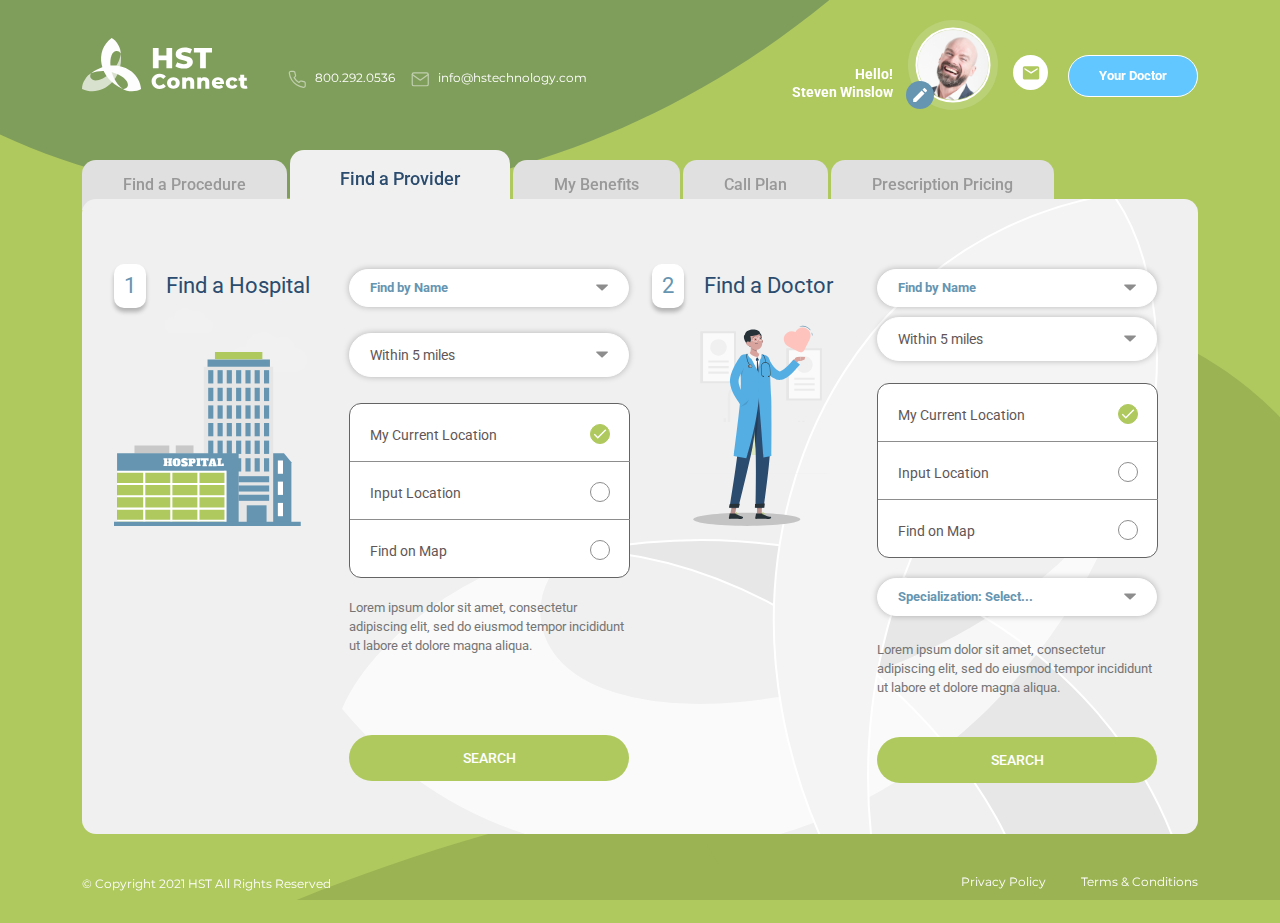
<file: provider.html>
<!DOCTYPE html>
<html lang="en">

<head>
    <meta charset="UTF-8">
    <meta http-equiv="X-UA-Compatible" content="IE=edge">
    <meta name="viewport" content="width=device-width, initial-scale=1.0">
    <title>HST Connect</title>
    <link href="https://stackpath.bootstrapcdn.com/font-awesome/4.7.0/css/font-awesome.min.css" rel="stylesheet"
        integrity="sha384-wvfXpqpZZVQGK6TAh5PVlGOfQNHSoD2xbE+QkPxCAFlNEevoEH3Sl0sibVcOQVnN" crossorigin="anonymous">

    <link rel="preconnect" href="https://fonts.googleapis.com">
    <link rel="preconnect" href="https://fonts.gstatic.com" crossorigin>
    <link href="https://fonts.googleapis.com/css2?family=Montserrat:wght@400;500;900&display=swap" rel="stylesheet">
    <link href="https://fonts.googleapis.com/css2?family=Roboto:wght@400;500;700&display=swap" rel="stylesheet">

    <link rel="stylesheet" href="./assets/css/bootstrap.min.css">
    <link rel="stylesheet" href="./assets/css/style.css">
    <link rel="stylesheet" href="./assets/css/body.css">
    <link rel="stylesheet" href="./assets/css/progress.css">
    <link rel="stylesheet" href="./assets/css/responsive.css">
</head>

<body class="green-screen">
    <div id="main-div">
        <img class="bg-shape1" src="./assets/images/background/top-shape.svg" alt="top-shape">

        <!-- ===============================================================
                                navbar html start
         ================================================================ -->
        <nav class="navbar navbar-expand-lg">
            <div class="container">
                <a class="navbar-brand logo" href="index.html">
                    <img src="./assets/images/Nav/logo.svg" alt="logo">
                </a>
                <a class="desk msg-extra" href="messeage.html">
                    <div class="e-mail">
                        <img src="./assets/images/Nav/e-mail.svg" alt="e-mail">
                    </div>
                </a>
                <button class="navbar-toggler" type="button" data-bs-toggle="collapse"
                    data-bs-target="#navbarSupportedContent" aria-controls="navbarSupportedContent"
                    aria-expanded="false" aria-label="Toggle navigation">
                    <i class="fa fa-bars" aria-hidden="true"></i>
                </button>
                <div class="collapse navbar-collapse" id="navbarSupportedContent">
                    <ul class="navbar-nav ms-auto mb-2 mb-lg-0">

                        <li class="nav-item mobile">
                            <div class="contact">
                                <a href="tel:800.292.0536" class="small-mon"><img
                                        src="./assets/images/Nav/phone-call.svg" alt="phone-call">800.292.0536</a>
                            </div>
                        </li>
                        <li class="nav-item mobile">
                            <div class="contact">
                                <a href="mailto: INFO@HSTECHNOLOGY.COM" class="small-mon"><img
                                        src="./assets/images/Nav/mail.svg" alt="mail">info@hstechnology.com</a>
                            </div>
                        </li>
                        <li class="nav-item">
                            <div class="profile">
                                <div class="name">
                                    <p class="boldx18-ro">Hello!</p>
                                    <p class="boldx18-ro">Steven Winslow</p>
                                </div>
                                <div class="image">
                                    <div class="circle">
                                        <a href="#">
                                            <div class="main-photo">
                                                <img src="./assets/images/Nav/profile-pic.png" alt="profile-pic">
                                            </div>
                                        </a>
                                    </div>
                                    <a class="edit-pro " href="#" data-bs-toggle="modal" data-bs-target="#changePhoto">
                                        <div class="edit ">
                                            <img class="userEdit-icon" src="./assets/images/Nav/edit-icon.svg"
                                                alt="edit-icon">
                                        </div>
                                    </a>
                                </div>
                            </div>
                        </li>
                        <li class="nav-item desk">
                            <div class="contact">
                                <a href="tel:800.292.0536" class="small-mon"><img
                                        src="./assets/images/Nav/phone-call.svg" alt="phone-call">800.292.0536</a>
                            </div>
                        </li>
                        <li class="nav-item desk">
                            <div class="contact">
                                <a href="mailto: INFO@HSTECHNOLOGY.COM" class="small-mon"><img
                                        src="./assets/images/Nav/mail.svg" alt="mail">info@hstechnology.com</a>
                            </div>
                        </li>
                        <li class="nav-item mobile">
                            <a href="messeage.html">
                                <div class="e-mail">
                                    <img src="./assets/images/Nav/e-mail.svg" alt="e-mail">
                                </div>
                            </a>
                        </li>

                        <li class="nav-item">
                            <a href="#" class="nav-custom-btn boldx14-ro"> Your Doctor </a>
                        </li>
                    </ul>
                </div>
                <!-- Modal -->
                <div class="modal fade" id="changePhoto" tabindex="-1" aria-labelledby="exampleModalLabel"
                    aria-hidden="true">
                    <div class="container">
                        <div class="modal-dialog">
                            <div class="modal-content">
                                <div class="modal-header">
                                    <button type="button" class="changepic-close" data-bs-dismiss="modal"
                                        aria-label="Close">
                                        <img src="assets/images/messages/user-popup-icon.svg" alt="close">
                                    </button>
                                </div>
                                <div class="modal-body">
                                    <div class="changepic-content">
                                        <h2 class="smediumx24l28-ro">Change Photo</h2>
                                        <div class="changeUser-photo"
                                            style="background-image: url('assets/images/Nav/upload-default.png');">
                                        </div>
                                        <p class="sboldx14l18-ro">Files :</p>
                                        <div class="change-options">
                                            <a href="#"><img src="assets/images/Nav/take-photo.svg"
                                                    alt="take a photo"><span class="ssmallx12-ro">Take a
                                                    photo</span></a>
                                            <div class="change-input">
                                                <input id="fileUpload" type="file" placeholder="Select Photo" />
                                                <label for="fileUpload" class="fileUpload-label"><span><img
                                                            src="assets/images/Nav/file-upload.svg"
                                                            alt="upload-icon"></span><span class="ssmallx12-ro">Select
                                                        Photo</span></label>
                                            </div>
                                        </div>
                                        <a href="#" class="remove-photo smediumx14l16-ro">Remove photo</a>
                                    </div>
                                </div>
                            </div>
                        </div>
                    </div>
                </div>
            </div>
        </nav>
        <!-- ================================================================
                                navbar html end
         ================================================================ -->
        <!-- ================================================================
                                tabs html start
         ================================================================ -->
        <section id="tabs-part">
            <div class="container">
                <ul class="nav nav-tabs " id="myTab" role="tablist">
                    <li class="nav-item " role="presentation">
                        <button class="nav-link  mediumx18-ro" id="Procedure-tab" data-bs-toggle="tab"
                            data-bs-target="#Procedure" type="button" role="tab" aria-controls="home"
                            aria-selected="true">Find a Procedure</button>
                    </li>
                    <li class="nav-item" role="presentation">
                        <button class="nav-link active  mediumx18-ro" id="Provider-tab" data-bs-toggle="tab"
                            data-bs-target="#Provider" type="button" role="tab" aria-controls="profile"
                            aria-selected="false">Find a Provider</button>
                    </li>
                    <li class="nav-item" role="presentation">
                        <button class="nav-link   mediumx18-ro" id="Benefits-tab" data-bs-toggle="tab"
                            data-bs-target="#Benefits" type="button" role="tab" aria-controls="contact"
                            aria-selected="false">My Benefits</button>
                    </li>

                    <li class="nav-item" role="presentation">
                        <button class="nav-link  mediumx18-ro" id="Plan-tab" data-bs-toggle="tab" data-bs-target="#Plan"
                            type="button" role="tab" aria-controls="contact" aria-selected="false">Call Plan</button>
                    </li>
                    <li class="nav-item" role="presentation">
                        <button class="nav-link   mediumx18-ro" id="Pricing-tab" data-bs-toggle="tab"
                            data-bs-target="#Pricing" type="button" role="tab" aria-controls="contact"
                            aria-selected="false">Prescription Pricing</button>
                    </li>
                </ul>
                <div class="tab-content" id="myTabContent">
                    <div class="tab-pane fade   proce" id="Procedure" role="tabpanel" aria-labelledby="Procedure-tab">
                        <div class="main-procedure">
                            <div class="container">
                                <div class="row">
                                    <div class="col-xxl-2 col-xl-3 col-lg-3">
                                        <div class="number res-number">
                                            <div class="left">
                                                <span class="regular24-ro">1</span>
                                            </div>
                                            <div class="right">
                                                <p class="regular24-ro widt">Please select Body Part</p>
                                            </div>
                                        </div>
                                    </div>
                                    <div class="col-xxl-3 col-xl-3 col-lg-3">
                                        <!-- Human Body //-->
                                        <div class="human-body">
                                            <svg data-position='head' id='head' class='head'
                                                xmlns='http://www.w3.org/2000/svg' width='56.594' height='95.031'
                                                viewBox='0 0 56.594 95.031'>
                                                <path
                                                    d='M15.92 68.5l8.8 12.546 3.97 13.984-9.254-7.38-4.622-15.848zm27.1 0l-8.8 12.546-3.976 13.988 9.254-7.38 4.622-15.848zm6.11-27.775l.108-11.775-21.16-14.742L8.123 26.133 8.09 40.19l-3.24.215 1.462 9.732 5.208 1.81 2.36 11.63 9.72 11.018 10.856-.324 9.56-10.37 1.918-11.952 5.207-1.81 1.342-9.517zm-43.085-1.84l-.257-13.82L28.226 11.9l23.618 15.755-.216 10.37 4.976-17.085L42.556 2.376 25.49 0 10.803 3.673.002 24.415z' />
                                            </svg>
                                            <svg data-position='left-shoulder' id='left-shoulder' class='left-shoulder'
                                                xmlns='http://www.w3.org/2000/svg' width='109.532' height='46.594'
                                                viewBox='0 0 109.532 46.594'>
                                                <path
                                                    d='m 38.244,-0.004 1.98,9.232 -11.653,2.857 -7.474,-2.637 z M 17.005,10.536 12.962,8.35 0.306,22.35 0.244,27.675 c 0,0 16.52,-17.015 16.764,-17.14 z m 1.285,0.58 C 18.3,11.396 0.528,30.038 0.528,30.038 L -0.01,46.595 6.147,36.045 18.017,30.989 26.374,15.6 Z' />
                                            </svg>
                                            <svg data-position='right-shoulder' id='right-shoulder'
                                                class='right-shoulder' xmlns='http://www.w3.org/2000/svg'
                                                width='109.532' height='46.594' viewBox='0 0 109.532 46.594'>
                                                <path
                                                    d='m 3.2759972,-0.004 -1.98,9.232 11.6529998,2.857 7.473999,-2.637 z m 21.2379988,10.54 4.044,-2.187 12.656,14 0.07,5.33 c 0,0 -16.524,-17.019 -16.769,-17.144 z m -1.285,0.58 c -0.008,0.28 17.762,18.922 17.762,18.922 l 0.537,16.557 -6.157,-10.55 -11.871,-5.057 L 15.147997,15.6 Z' />
                                            </svg>
                                            <svg data-position='left-arm' id='left-arm' class='left-arm'
                                                xmlns='http://www.w3.org/2000/svg' width='156.344' height='119.25'
                                                viewBox='0 0 156.344 119.25'>
                                                <path
                                                    d='m21.12,56.5a1.678,1.678 0 0 1 -0.427,0.33l0.935,8.224l12.977,-13.89l1.2,-8.958a168.2,168.2 0 0 0 -14.685,14.294zm1.387,12.522l-18.07,48.91l5.757,1.333l19.125,-39.44l3.518,-22.047l-10.33,11.244zm-5.278,-18.96l2.638,18.74l-17.2,46.023l-2.657,-1.775l6.644,-35.518l10.575,-27.47zm18.805,-12.323a1.78,1.78 0 0 1 0.407,-0.24l3.666,-27.345l-7.037,-10.139l-7.258,10.58l-6.16,37.04l0.566,4.973a151.447,151.447 0 0 1 15.808,-14.87l0.008,0.001zm-13.742,-28.906l-3.3,35.276l-2.2,-26.238l5.5,-9.038z' />
                                            </svg>
                                            <svg data-position='right-arm' id='right-arm' class='right-arm'
                                                xmlns='http://www.w3.org/2000/svg' width='156.344' height='119.25'
                                                viewBox='0 0 156.344 119.25'>
                                                <path
                                                    d='m 18.997,56.5 a 1.678,1.678 0 0 0 0.427,0.33 L 18.489,65.054 5.512,51.164 4.312,42.206 A 168.2,168.2 0 0 1 18.997,56.5 Z m -1.387,12.522 18.07,48.91 -5.757,1.333 L 10.798,79.825 7.28,57.778 17.61,69.022 Z m 5.278,-18.96 -2.638,18.74 17.2,46.023 2.657,-1.775 L 33.463,77.532 22.888,50.062 Z M 4.083,37.739 A 1.78,1.78 0 0 0 3.676,37.499 L 0.01,10.154 7.047,0.015 l 7.258,10.58 6.16,37.04 -0.566,4.973 A 151.447,151.447 0 0 0 4.091,37.738 l -0.008,10e-4 z m 13.742,-28.906 3.3,35.276 2.2,-26.238 -5.5,-9.038 z' />
                                            </svg>
                                            <svg data-position='chest' id='chest' class='chest'
                                                xmlns='http://www.w3.org/2000/svg' width='86.594' height='45.063'
                                                viewBox='0 0 86.594 45.063'>
                                                <path
                                                    d='M19.32 0l-9.225 16.488-10.1 5.056 6.15 4.836 4.832 14.07 11.2 4.616 17.85-8.828-4.452-34.7zm47.934 0l9.225 16.488 10.1 5.056-6.15 4.836-4.833 14.07-11.2 4.616-17.844-8.828 4.45-34.7z' />
                                            </svg>
                                            <svg data-position='stomach' id='stomach' class='stomach'
                                                xmlns='http://www.w3.org/2000/svg' width='75.25' height='107.594'
                                                viewBox='0 0 75.25 107.594'>
                                                <path
                                                    d='M19.25 7.49l16.6-7.5-.5 12.16-14.943 7.662zm-10.322 8.9l6.9 3.848-.8-9.116zm5.617-8.732L1.32 2.15 6.3 15.6zm-8.17 9.267l9.015 5.514 1.54 11.028-8.795-5.735zm15.53 5.89l.332 8.662 12.286-2.665.664-11.826zm14.61 84.783L33.28 76.062l-.08-20.53-11.654-5.736-1.32 37.5zM22.735 35.64L22.57 46.3l11.787 3.166.166-16.657zm-14.16-5.255L16.49 35.9l1.1 11.25-8.8-7.06zm8.79 22.74l-9.673-7.28-.84 9.78L-.006 68.29l10.564 14.594 5.5.883 1.98-20.735zM56 7.488l-16.6-7.5.5 12.16 14.942 7.66zm10.32 8.9l-6.9 3.847.8-9.116zm-5.617-8.733L73.93 2.148l-4.98 13.447zm8.17 9.267l-9.015 5.514-1.54 11.03 8.8-5.736zm-15.53 5.89l-.332 8.662-12.285-2.665-.664-11.827zm-14.61 84.783l3.234-31.536.082-20.532 11.65-5.735 1.32 37.5zm13.78-71.957l.166 10.66-11.786 3.168-.166-16.657zm14.16-5.256l-7.915 5.514-1.1 11.25 8.794-7.06zm-8.79 22.743l9.673-7.28.84 9.78 6.862 12.66-10.564 14.597-5.5.883-1.975-20.74z' />
                                            </svg>
                                            <svg data-position='left-leg' id='left-leg' class='left-leg'
                                                xmlns='http://www.w3.org/2000/svg' width='93.626' height='250.625'
                                                viewBox='0 0 93.626 250.625'>
                                                <path
                                                    d='m 18.00179,139.99461 -0.664,5.99 4.647,5.77 1.55,9.1 3.1,1.33 2.655,-13.755 1.77,-4.88 -1.55,-3.107 z m 20.582,0.444 -3.32,9.318 -7.082,13.755 1.77,12.647 5.09,-14.2 4.205,-7.982 z m -26.557,-12.645 5.09,27.29 -3.32,-1.777 -2.656,8.875 z m 22.795,42.374 -1.55,4.88 -3.32,20.634 -0.442,27.51 4.65,26.847 -0.223,-34.39 4.87,-13.754 0.663,-15.087 z m -10.623,12.424 1.106,41.267 c 14.157565,64.57987 -5.846437,10.46082 -16.8199998,-29.07 l 5.5329998,-36.384 z m -9.71,-178.164003 0,22.476 15.71,31.073 9.923,30.850003 -1.033,-21.375 z m 25.49,30.248 0.118,-0.148 -0.793,-2.024 -16.545,-18.16 -1.242,-0.44 10.984,28.378 z m -6.255,10.766 6.812,17.6 2.274,-21.596 -1.344,-3.43 z m -26.4699998,17.82 0.827,25.340003 12.8159998,35.257 -3.928,10.136 -12.6099998,-44.51 z M 31.81879,76.04161 l 0.345,0.826 6.47,15.48 -4.177,38.342 -6.594,-3.526 5.715,-35.7 z m -21.465,-74.697003 0.827,21.373 L 4.1527902,65.02561 0.84679017,30.870607 Z m 2.068,27.323 14.677,32.391 3.307,26.000003 -6.2,36.58 -13.437,-37.241 -0.8269998,-38.342003 z' />
                                            </svg>
                                            <svg data-position='right-leg' id='right-leg' class='right-leg'
                                                xmlns='http://www.w3.org/2000/svg' width='80' height='250.625'
                                                viewBox='0 0 80 250.625'>
                                                <path
                                                    d='m 26.664979,139.7913 0.663,5.99 -4.647,5.77 -1.55,9.1 -3.1,1.33 -2.655,-13.755 -1.77,-4.88 1.55,-3.107 z m -20.5820002,0.444 3.3200005,9.318 7.0799997,13.755 -1.77,12.647 -5.0899997,-14.2 -4.2000005,-7.987 z m 3.7620005,29.73 1.5499997,4.88 3.32,20.633 0.442,27.51 -4.648,26.847 0.22,-34.39 -4.8670002,-13.754 -0.67,-15.087 z m 10.6229997,12.424 -1.107,41.267 -8.852,33.28 9.627,-4.55 16.046,-57.8 -5.533,-36.384 z m -13.9460002,74.991 c -5.157661,19.45233 -2.5788305,9.72616 0,0 z M 30.177979,4.225305 l 0,22.476 -15.713,31.072 -9.9230002,30.850005 1.033,-21.375005 z m -25.4930002,30.249 -0.118,-0.15 0.793,-2.023 16.5450002,-18.16 1.24,-0.44 -10.98,28.377 z m 6.2550002,10.764 -6.8120002,17.6 -2.274,-21.595 1.344,-3.43 z m 26.47,17.82 -0.827,25.342005 -12.816,35.25599 3.927,10.136 12.61,-44.50999 z m -24.565,12.783005 -0.346,0.825 -6.4700002,15.48 4.1780002,38.34199 6.594,-3.527 -5.715,-35.69999 z m 19.792,51.74999 -5.09,27.29 3.32,-1.776 2.655,8.875 z m 1.671,-126.452995 -0.826,21.375 7.03,42.308 3.306,-34.155 z m -2.066,27.325 -14.677,32.392 -3.308,26.000005 6.2,36.57999 13.436,-37.23999 0.827,-38.340005 z' />
                                            </svg>
                                            <svg data-position='left-hand' id='left-hand' class='left-hand'
                                                xmlns='http://www.w3.org/2000/svg' width='90' height='38.938'
                                                viewBox='0 0 90 38.938'>
                                                <path
                                                    d='m 21.255,-0.00198191 2.88,6.90000201 8.412,1.335 0.664,12.4579799 -4.427,17.8 -2.878,-0.22 2.8,-11.847 -2.99,-0.084 -4.676,12.6 -3.544,-0.446 4.4,-12.736 -3.072,-0.584 -5.978,13.543 -4.428,-0.445 6.088,-14.1 -2.1,-1.25 L 4.878,34.934 1.114,34.489 12.4,12.9 11.293,11.12 0.665,15.57 0,13.124 8.635,5.3380201 Z' />
                                            </svg>
                                            <svg data-position='right-hand' id='right-hand' class='right-hand'
                                                xmlns='http://www.w3.org/2000/svg' width='90' height='38.938'
                                                viewBox='0 0 90 38.938'>
                                                <path
                                                    d='m 13.793386,-0.00198533 -2.88,6.90000163 -8.4120002,1.335 -0.664,12.4579837 4.427,17.8 2.878,-0.22 -2.8,-11.847 2.99,-0.084 4.6760002,12.6 3.544,-0.446 -4.4,-12.736 3.072,-0.584 5.978,13.543 4.428,-0.445 -6.088,-14.1 2.1,-1.25 7.528,12.012 3.764,-0.445 -11.286,-21.589 1.107,-1.78 10.628,4.45 0.665,-2.447 -8.635,-7.7859837 z' />
                                            </svg>
                                            <svg data-position='left-foot' id='left-foot' class='left-foot'
                                                xmlns='http://www.w3.org/2000/svg' width='30' height='30'
                                                viewBox='0 0 30 30'>
                                                <path
                                                    d='m 19.558357,1.92821 c -22.1993328,20.55867 -11.0996668,10.27933 0,0 z m 5.975,5.989 -0.664,18.415 -1.55,6.435 -4.647,0 -1.327,-4.437 -1.55,-0.222 0.332,4.437 -5.864,-1.778 -1.5499998,-0.887 -6.64,-1.442 -0.22,-5.214 6.418,-10.87 4.4259998,-5.548 c 9.991542,-3.26362 9.41586,-8.41457 12.836,1.111 z' />
                                            </svg>
                                            <svg data-position='right-foot' id='right-foot' class='right-foot'
                                                xmlns='http://www.w3.org/2000/svg' width='90' height='38.938'
                                                viewBox='0 0 90 38.938'>
                                                <path
                                                    d='m 11.723492,2.35897 c -40.202667,20.558 -20.1013335,10.279 0,0 z m -5.9740005,5.989 0.663,18.415 1.546,6.435 4.6480005,0 1.328,-4.437 1.55,-0.222 -0.333,4.437 5.863,-1.778 1.55,-0.887 6.638,-1.442 0.222,-5.214 -6.418,-10.868 -4.426,-5.547 -10.8440005,-4.437 z' />
                                            </svg>
                                        </div>
                                        <!--// Human Body -->
                                        <!-- Data Showing //-->
                                        <div id="area">
                                            Area: <span id="data"></span>
                                        </div>
                                        <!--// Data Showing -->
                                    </div>
                                    <div class="col-xxl-7 col-xl-6 col-lg-6">
                                        <div class="procedure-select">
                                            <div class="number">
                                                <div class="left">
                                                    <span class="regular24-ro">2</span>
                                                </div>
                                                <div class="right">
                                                    <p class="regular24-ro ">Select a Procedure:</p>
                                                </div>
                                            </div>
                                            <form action="#">
                                                <div class="information-box">
                                                    <div class="selector-box">
                                                        <select class="form-select dropdown-div boldx14-ro "
                                                            aria-label="Default select example">
                                                            <option selected>CT Thorax</option>
                                                            <option value="1">CT Thorax1</option>
                                                            <option value="2">CT Thorax2</option>
                                                            <option value="3">CT Thorax3</option>
                                                        </select>
                                                    </div>
                                                    <span class="body-link boldx14-ro">or Select: <a href="#"
                                                            class="blackx14-ro"> <u>Body Part</u> </a> </span>

                                                    <div class="selector-box">
                                                        <select class="form-select dropdown-div regular14-ro  color"
                                                            aria-label="Default select example">
                                                            <option selected>Within 5 miles</option>
                                                            <option value="1">Within 10 miles</option>
                                                            <option value="2">Within 20 miles</option>
                                                            <option value="3">Within 30 miles</option>
                                                        </select>
                                                    </div>
                                                    <div class="radio-checkbox">
                                                        <label class="label-design regular14-ro">My Current Location
                                                            <input type="radio" checked="checked" name="radio">
                                                            <span class="checkmark"></span>
                                                        </label>
                                                        <label class="label-design regular14-ro">Input Location
                                                            <input type="radio" name="radio">
                                                            <span class="checkmark"></span>
                                                        </label>
                                                        <label class="label-design regular14-ro no-bor">Find on Map
                                                            <input type="radio" name="radio">
                                                            <span class="checkmark"></span>
                                                        </label>
                                                    </div>
                                                    <button type="submit"
                                                        class="mediumx14-ro sub-button">SEARCH</button>
                                                </div>
                                            </form>
                                        </div>
                                    </div>
                                </div>
                            </div>
                        </div>
                    </div>
                    <div class="tab-pane active show  fade" id="Provider" role="tabpanel"
                        aria-labelledby="Provider-tab">
                        <div class="find-provider">
                            <div class="container">
                                <div class="row ">
                                    <div class="col-xxl-6 col-xl-6 col-lg-6">
                                        <div class="first">
                                            <div class="number-one">
                                                <div class="number">
                                                    <div class="left">
                                                        <span class="regular24-ro">1</span>
                                                    </div>
                                                    <div class="right">
                                                        <p class="regular24-ro ">Find a Hospital</p>
                                                    </div>
                                                </div>
                                                <div class="city">
                                                    <img src="./assets/images/tabs/city-icon.svg" alt="city-icon">
                                                </div>
                                            </div>
                                            <div class="information-box first-pad">
                                                <div class="selector-box provide-selector">
                                                    <select class="form-select dropdown-div boldx14-ro "
                                                        aria-label="Default select example">
                                                        <option selected>Find by Name</option>
                                                        <option value="1">Find by Name</option>
                                                        <option value="2">Find by Name</option>
                                                        <option value="3">Find by Name</option>
                                                    </select>
                                                </div>
                                                <div class="selector-box">
                                                    <select class="form-select dropdown-div regular14-ro  color"
                                                        aria-label="Default select example">
                                                        <option selected>Within 5 miles</option>
                                                        <option value="1">Within 10 miles</option>
                                                        <option value="2">Within 20 miles</option>
                                                        <option value="3">Within 30 miles</option>
                                                    </select>
                                                </div>
                                                <div class="radio-checkbox ">
                                                    <label class="label-design regular14-ro">My Current Location
                                                        <input type="radio" checked="checked" name="radio">
                                                        <span class="checkmark"></span>
                                                    </label>
                                                    <label class="label-design regular14-ro">Input Location
                                                        <input type="radio" name="radio">
                                                        <span class="checkmark"></span>
                                                    </label>
                                                    <label class="label-design regular14-ro no-bor">Find on Map
                                                        <input type="radio" name="radio">
                                                        <span class="checkmark"></span>
                                                    </label>
                                                </div>
                                                <p class="regular14-ro provider-pra">Lorem ipsum dolor sit amet,
                                                    consectetur
                                                    adipiscing elit, sed do eiusmod tempor incididunt ut labore et
                                                    dolore
                                                    magna aliqua. </p>
                                                <a href="provider2.html">
                                                    <button type="submit"
                                                        class="mediumx14-ro sub-button first-sub-button">SEARCH</button>
                                                </a>
                                            </div>
                                        </div>
                                    </div>
                                    <div class="col-xxl-6 col-xl-6 col-lg-6">
                                        <div class="second">
                                            <div class="number-one">
                                                <div class="number">
                                                    <div class="left">
                                                        <span class="regular24-ro">2</span>
                                                    </div>
                                                    <div class="right">
                                                        <p class="regular24-ro ">Find a Doctor</p>
                                                    </div>
                                                </div>
                                                <div class="city">
                                                    <img src="./assets/images/tabs/doctor-icon.svg" alt="doctor-icon">
                                                </div>
                                            </div>
                                            <div class="information-box no-pad">
                                                <div class="selector-box provide-selector top-selector">
                                                    <select class="form-select dropdown-div boldx14-ro "
                                                        aria-label="Default select example">
                                                        <option selected>Find by Name</option>
                                                        <option value="1">Find by Name1</option>
                                                        <option value="2">Find by Name2</option>
                                                        <option value="3">Find by Name3</option>
                                                    </select>
                                                </div>
                                                <div class="selector-box">
                                                    <select class="form-select dropdown-div regular14-ro  color"
                                                        aria-label="Default select example">
                                                        <option selected>Within 5 miles</option>
                                                        <option value="1">Within 10 miles</option>
                                                        <option value="2">Within 20 miles</option>
                                                        <option value="3">Within 30 miles</option>
                                                    </select>
                                                </div>
                                                <div class="radio-checkbox second-radio">
                                                    <label class="label-design regular14-ro">My Current Location
                                                        <input type="radio" checked="checked" name="radio1">
                                                        <span class="checkmark"></span>
                                                    </label>
                                                    <label class="label-design regular14-ro">Input Location
                                                        <input type="radio" name="radio1">
                                                        <span class="checkmark"></span>
                                                    </label>
                                                    <label class="label-design regular14-ro no-bor">Find on Map
                                                        <input type="radio" name="radio1">
                                                        <span class="checkmark"></span>
                                                    </label>
                                                </div>
                                                <div class="selector-box provide-selector special-selct">
                                                    <select class="form-select dropdown-div boldx14-ro "
                                                        aria-label="Default select example">
                                                        <option selected>Specialization: <p> Select...</p>
                                                        </option>
                                                        <option value="1">Specialization: Select...</option>
                                                        <option value="2">Specialization: Select...</option>
                                                        <option value="3">Specialization: Select...</option>
                                                    </select>
                                                </div>
                                                <p class="regular14-ro provider-pra no-padpra">Lorem ipsum dolor sit
                                                    amet, consectetur
                                                    adipiscing elit, sed do eiusmod tempor incididunt ut labore et
                                                    dolore
                                                    magna aliqua. </p>
                                                <a href="provider3.html">
                                                    <button type="submit"
                                                        class="mediumx14-ro sub-button">SEARCH</button>
                                                </a>
                                            </div>
                                        </div>
                                    </div>
                                </div>
                            </div>
                        </div>
                    </div>
                    <div class="tab-pane  fade " id="Benefits" role="tabpanel" aria-labelledby="Benefits-tab">
                        <div class="benifts">
                            <div class="container">
                                <div class="row">
                                    <div class="col-xxl-4 col-xl-4 col-lg-4">
                                        <div class="plane">
                                            <div class="number">
                                                <div class="left">
                                                    <span class="regular24-ro">1</span>
                                                </div>
                                                <div class="right">
                                                    <p class="regular24-ro ">Plan Details</p>
                                                </div>
                                            </div>
                                            <div class="calender">
                                                <a href="#" class="mediumx14-ro  ">
                                                    <div class="calender-lleft">
                                                        <img class="calen" src="./assets/images/tabs/calender.svg"
                                                            alt="calender">
                                                        Calendar or Plan Year
                                                    </div> <img class="expand"
                                                        src="./assets/images/tabs/expand_more.svg" alt="">
                                                </a>
                                            </div>
                                            <div class="deductible">
                                                <h3 class="boldx14-18-ro">Deductible <span>(Used)</span> </h3>
                                                <div class="progre">
                                                    <div class="text">
                                                        <p class="mediumx12-ro">Individual</p>
                                                        <p class="mediumx12-ro"><span>$ 370</span>/ $ 3,150</p>
                                                    </div>

                                                    <div class="benefit-progresbar">
                                                        <div class="progress-circle-container">
                                                            <div class="progress-circle progress-12"><span
                                                                    class="boldx12-ro">12</span></div>
                                                        </div>
                                                    </div>
                                                </div>
                                                <div class="progre">
                                                    <div class="text">
                                                        <p class="mediumx12-ro">Family</p>
                                                        <p class="mediumx12-ro"><span>$ 370</span>/ $ 3,150</p>
                                                    </div>
                                                    <div class="benefit-progresbar">
                                                        <div class="progress-circle-container">
                                                            <div class="progress-circle progress-17"><span
                                                                    class="boldx12-ro">17</span></div>
                                                        </div>
                                                    </div>
                                                </div>
                                            </div>
                                            <div class="deductible">
                                                <h3 class="boldx14-18-ro">Out of Pocket Limit <span>(Used)</span> </h3>
                                                <div class="progre">
                                                    <div class="text">
                                                        <p class="mediumx12-ro">Individual</p>
                                                        <p class="mediumx12-ro"><span>$ 370</span>/ $ 3,150</p>
                                                    </div>
                                                    <div class="benefit-progresbar">
                                                        <div class="progress-circle-container">
                                                            <div class="progress-circle progress-12"><span
                                                                    class="boldx12-ro">12</span></div>
                                                        </div>
                                                    </div>
                                                </div>
                                                <div class="progre">
                                                    <div class="text">
                                                        <p class="mediumx12-ro">Family</p>
                                                        <p class="mediumx12-ro"><span>$ 370</span>/ $ 3,150</p>
                                                    </div>
                                                    <div class="benefit-progresbar">
                                                        <div class="progress-circle-container">
                                                            <div class="progress-circle progress-17"><span
                                                                    class="boldx12-ro">17</span></div>
                                                        </div>
                                                    </div>
                                                </div>
                                            </div>
                                        </div>
                                    </div>
                                    <div class="col-xxl-4 col-xl-4 col-lg-4">
                                        <div class="information">
                                            <div class="number">
                                                <div class="left">
                                                    <span class="regular24-ro">2</span>
                                                </div>
                                                <div class="right">
                                                    <p class="regular24-ro ">Plan Details</p>
                                                </div>
                                            </div>
                                            <div class="image">
                                                <img src="./assets/images/tabs/information.svg" alt="information">
                                            </div>
                                            <a href="#" class="mediumx18-ro info-edit">View/Edit Card Info</a>
                                            <div class="g-info">
                                                <h4 class="boldx18-ro g-info-heading">General Info</h4>
                                                <div class="datas regular14-ro">
                                                    <ul>
                                                        <li>Date of Birth:</li>
                                                        <li>Gender:</li>
                                                        <li>Member ID</li>
                                                        <li>Group Number</li>
                                                        <li>Plan Name</li>
                                                        <li>Member Services</li>
                                                        <li>RX Services</li>
                                                    </ul>
                                                    <ul class="second-col">
                                                        <li>01/01/2000</li>
                                                        <li>Male</li>
                                                        <li>Steven Windsow</li>
                                                        <li>22</li>
                                                        <li>Gold</li>
                                                        <li><a href="tel:(866) 555-5556">(866) 555-5556</a> </li>
                                                        <li><a href="tel:(866) 555-5556">(866) 555-5556</a></li>
                                                        <li></li>
                                                        <li></li>
                                                    </ul>
                                                </div>
                                            </div>
                                        </div>
                                    </div>
                                    <div class="col-xxl-4 col-xl-4 col-lg-4">
                                        <div class="upload">
                                            <div class="number">
                                                <div class="left">
                                                    <span class="regular24-ro">3</span>
                                                </div>
                                                <div class="right">
                                                    <p class="regular24-ro ">Upload Balance Bill</p>
                                                </div>
                                            </div>
                                            <form action="#">
                                                <textarea class="mediumx14-ro" name="" id="" cols="30" rows="7"
                                                    placeholder="Write a message..."></textarea>

                                                <div class="attachment-btn ">
                                                    <input id="f02" type="file" placeholder="Add profile picture" />
                                                    <label class="boldx14-18-ro" for="f02">Upload Attachment</label>
                                                </div>
                                                <button type="submit" class="boldx14-18-ro upload-send">Send</button>
                                            </form>
                                        </div>
                                    </div>
                                </div>
                            </div>
                        </div>
                    </div>
                    <div class="tab-pane  fade" id="Plan" role="tabpanel" aria-labelledby="Plan-tab">
                        <div class="plan">
                            <div class="container">
                                <h2 class="boldx18-ro">For questions about your health plan or a specific claim:</h2>
                                <form>
                                    <div class="one boldx12-ro">
                                        <label for="cont" class="form-label">Contact:</label>
                                        <input type="text" class="form-control boldx12-ro" id="cont"
                                            placeholder="ABC Administrators">
                                    </div>
                                    <div class="one boldx12-ro">
                                        <label for="email" class="form-label">Email:</label>
                                        <input type="email" class="form-control boldx12-ro" id="email"
                                            placeholder="email@email.com">
                                    </div>
                                    <div class="one boldx12-ro">
                                        <label for="phone" class="form-label">Phone Number:</label>
                                        <input type="text" class="form-control boldx12-ro" id="phone"
                                            placeholder="(800) 555-1234">
                                    </div>
                                    <div class="one boldx12-ro">
                                        <label for="fax" class="form-label">Fax:</label>
                                        <input type="text" class="form-control boldx12-ro" id="fax"
                                            placeholder="(800) 555-1234">
                                    </div>
                                </form>
                            </div>
                        </div>
                    </div>
                    <div class="tab-pane   fade" id="Pricing" role="tabpanel" aria-labelledby="Pricing-tab">
                        <div class="pricing">
                            <div class="container">
                                <div class="price-logo">
                                    <img src="./assets/images/tabs/single-care.png" alt="single-care">
                                </div>
                                <h5 class="boldx18-ro">Enter Your Drug and ZIP code to pay lexx for your prescription
                                </h5>
                                <form action="#">
                                    <div class="drug-name">
                                        <input type="text" class="regular14-ro "
                                            placeholder="Drug Name (ex: Lipitor, etc)">
                                    </div>
                                    <div class="main">
                                        <div class="zip">
                                            <input type="text" class="regular14-ro " placeholder="ZIP Code">
                                        </div>
                                        <div class="search">
                                            <button type="submit" class="mediumx14-ro">SEARCH</button>
                                        </div>
                                    </div>
                                    <a href="#" class="mediumx14-ro get-card">Get the Card</a>
                                </form>
                            </div>
                        </div>
                    </div>
                </div>
            </div>
        </section>
        <!-- ================================================================
                                    tabs html end
             ================================================================ -->
        <!-- ================================================================
                                footer html start
         ================================================================ -->

        <section id="footer-part">
            <div class="container">
                <div class="main">
                    <div class="copy">
                        <p class="small-mon"> &copy; Copyright 2021 HST All Rights Reserved</p>
                    </div>
                    <div class="term">
                        <a href="#" class="small-mon">Privacy Policy</a>
                        <a href="#" class="small-mon">Terms & Conditions</a>
                    </div>
                </div>
            </div>
        </section>

        <!-- ================================================================
                                footer html end
         ================================================================ -->

    </div>




    <script src="./assets/js/jquery-3.3.1.slim.min.js"></script>
    <script src="./assets/js/bootstrap.bundle.min.js"></script>
    <script src="./assets/js/body.js"></script>
    <script src="./assets/js/script.js"></script>

</body>

</html>
</file>
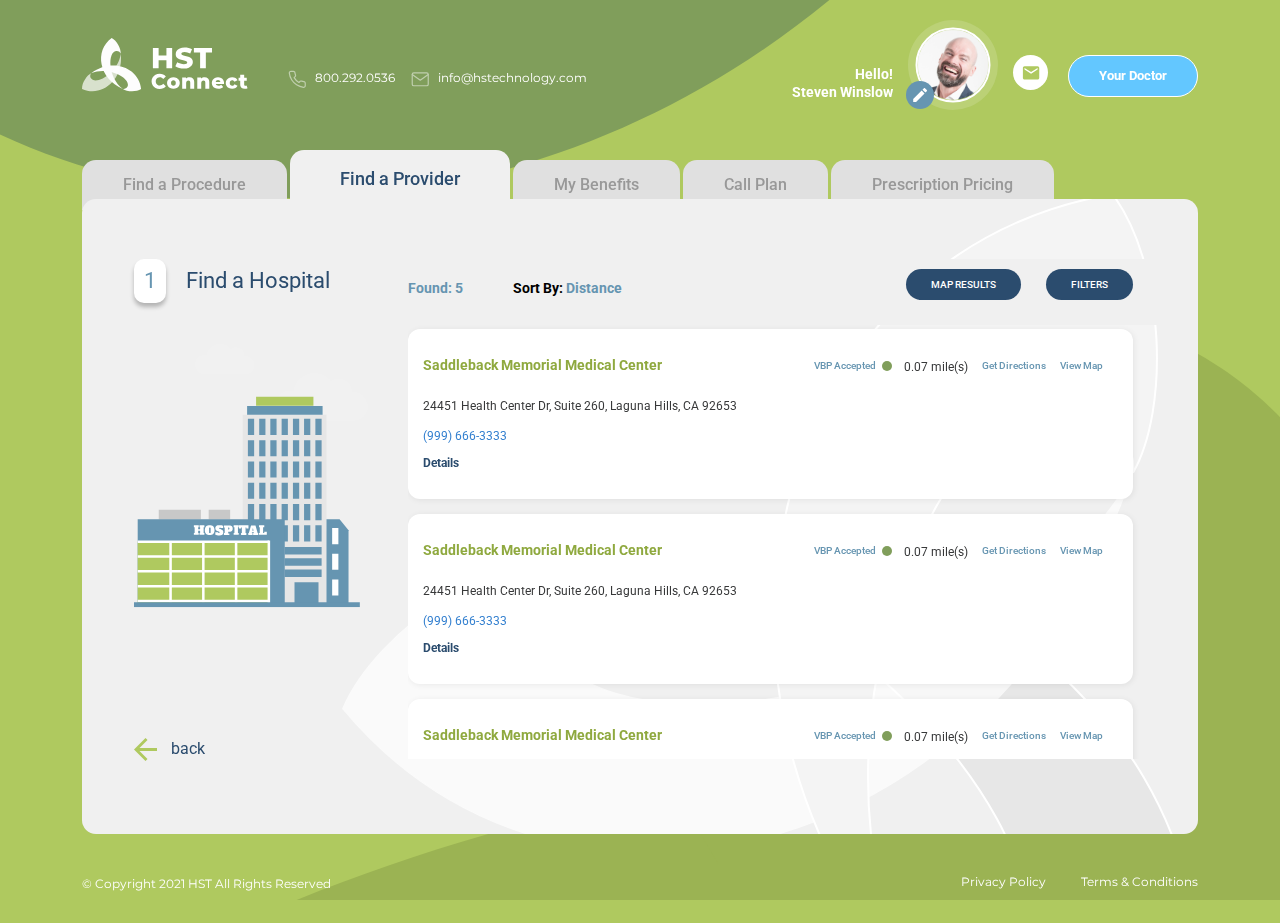
<file: provider2.html>
<!DOCTYPE html>
<html lang="en">

<head>
    <meta charset="UTF-8">
    <meta http-equiv="X-UA-Compatible" content="IE=edge">
    <meta name="viewport" content="width=device-width, initial-scale=1.0">
    <title>HST Connect</title>

    <link href="https://stackpath.bootstrapcdn.com/font-awesome/4.7.0/css/font-awesome.min.css" rel="stylesheet"
        integrity="sha384-wvfXpqpZZVQGK6TAh5PVlGOfQNHSoD2xbE+QkPxCAFlNEevoEH3Sl0sibVcOQVnN" crossorigin="anonymous">
    <link rel="preconnect" href="https://fonts.googleapis.com">
    <link rel="preconnect" href="https://fonts.gstatic.com" crossorigin>
    <link href="https://fonts.googleapis.com/css2?family=Montserrat:wght@400;500;900&display=swap" rel="stylesheet">
    <link href="https://fonts.googleapis.com/css2?family=Roboto:wght@400;500;700&display=swap" rel="stylesheet">

    <link rel="stylesheet" href="./assets/css/bootstrap.min.css">
    <link rel="stylesheet" href="./assets/css/style.css">
    <link rel="stylesheet" href="./assets/css/body.css">
    <link rel="stylesheet" href="./assets/css/progress.css">
    <link rel="stylesheet" href="./assets/css/responsive.css">
</head>

<body class="green-screen">
    <div id="main-div">
        <img class="bg-shape1" src="./assets/images/background/top-shape.svg" alt="top-shape">

        <!-- ================================================================
                                navbar html start
         ================================================================ -->

        <nav class="navbar navbar-expand-lg">
            <div class="container">
                <a class="navbar-brand logo" href="index.html">
                    <img src="./assets/images/Nav/logo.svg" alt="logo">
                </a>
                <a class="desk msg-extra" href="messeage.html">
                    <div class="e-mail">
                        <img src="./assets/images/Nav/e-mail.svg" alt="e-mail">
                    </div>
                </a>
                <button class="navbar-toggler" type="button" data-bs-toggle="collapse"
                    data-bs-target="#navbarSupportedContent" aria-controls="navbarSupportedContent"
                    aria-expanded="false" aria-label="Toggle navigation">
                    <i class="fa fa-bars" aria-hidden="true"></i>
                </button>
                <div class="collapse navbar-collapse" id="navbarSupportedContent">
                    <ul class="navbar-nav ms-auto mb-2 mb-lg-0">

                        <li class="nav-item mobile">
                            <div class="contact">
                                <a href="tel:800.292.0536" class="small-mon"><img
                                        src="./assets/images/Nav/phone-call.svg" alt="phone-call">800.292.0536</a>
                            </div>
                        </li>
                        <li class="nav-item mobile">
                            <div class="contact">
                                <a href="mailto: INFO@HSTECHNOLOGY.COM" class="small-mon"><img
                                        src="./assets/images/Nav/mail.svg" alt="mail">info@hstechnology.com</a>
                            </div>
                        </li>
                        <li class="nav-item">
                            <div class="profile">
                                <div class="name">
                                    <p class="boldx18-ro">Hello!</p>
                                    <p class="boldx18-ro">Steven Winslow</p>
                                </div>
                                <div class="image">
                                    <div class="circle">
                                        <a href="#">
                                            <div class="main-photo">
                                                <img src="./assets/images/Nav/profile-pic.png" alt="profile-pic">
                                            </div>
                                        </a>
                                    </div>
                                    <a class="edit-pro " href="#" data-bs-toggle="modal" data-bs-target="#changePhoto">
                                        <div class="edit ">
                                            <img class="userEdit-icon" src="./assets/images/Nav/edit-icon.svg"
                                                alt="edit-icon">
                                        </div>
                                    </a>
                                </div>
                            </div>
                        </li>
                        <li class="nav-item desk">
                            <div class="contact">
                                <a href="tel:800.292.0536" class="small-mon"><img
                                        src="./assets/images/Nav/phone-call.svg" alt="phone-call">800.292.0536</a>
                            </div>
                        </li>
                        <li class="nav-item desk">
                            <div class="contact">
                                <a href="mailto: INFO@HSTECHNOLOGY.COM" class="small-mon"><img
                                        src="./assets/images/Nav/mail.svg" alt="mail">info@hstechnology.com</a>
                            </div>
                        </li>
                        <li class="nav-item mobile">
                            <a href="messeage.html">
                                <div class="e-mail">
                                    <img src="./assets/images/Nav/e-mail.svg" alt="e-mail">
                                </div>
                            </a>
                        </li>

                        <li class="nav-item">
                            <a href="#" class="nav-custom-btn boldx14-ro"> Your Doctor </a>
                        </li>
                    </ul>
                </div>
                <!-- Modal -->
                <div class="modal fade" id="changePhoto" tabindex="-1" aria-labelledby="exampleModalLabel"
                    aria-hidden="true">
                    <div class="container">
                        <div class="modal-dialog">
                            <div class="modal-content">
                                <div class="modal-header">
                                    <button type="button" class="changepic-close" data-bs-dismiss="modal"
                                        aria-label="Close">
                                        <img src="assets/images/messages/user-popup-icon.svg" alt="close">
                                    </button>
                                </div>
                                <div class="modal-body">
                                    <div class="changepic-content">
                                        <h2 class="smediumx24l28-ro">Change Photo</h2>
                                        <div class="changeUser-photo"
                                            style="background-image: url('assets/images/Nav/upload-default.png');">
                                        </div>
                                        <p class="sboldx14l18-ro">Files :</p>
                                        <div class="change-options">
                                            <a href="#"><img src="assets/images/Nav/take-photo.svg"
                                                    alt="take a photo"><span class="ssmallx12-ro">Take a
                                                    photo</span></a>
                                            <div class="change-input">
                                                <input id="fileUpload" type="file" placeholder="Select Photo" />
                                                <label for="fileUpload" class="fileUpload-label"><span><img
                                                            src="assets/images/Nav/file-upload.svg"
                                                            alt="upload-icon"></span><span class="ssmallx12-ro">Select
                                                        Photo</span></label>
                                            </div>
                                        </div>
                                        <a href="#" class="remove-photo smediumx14l16-ro">Remove photo</a>
                                    </div>
                                </div>
                            </div>
                        </div>
                    </div>
                </div>
            </div>
        </nav>
        <!-- ================================================================
                                navbar html end
         ================================================================ -->
        <!-- ================================================================
                                tabs html start
         ================================================================ -->
        <section id="tabs-part">
            <div class="container">
                <ul class="nav nav-tabs " id="myTab" role="tablist">
                    <li class="nav-item " role="presentation">
                        <button class="nav-link  mediumx18-ro" id="Procedure-tab" data-bs-toggle="tab"
                            data-bs-target="#Procedure" type="button" role="tab" aria-controls="home"
                            aria-selected="true">Find a Procedure</button>
                    </li>
                    <li class="nav-item" role="presentation">
                        <button class="nav-link active mediumx18-ro" id="Provider-tab" data-bs-toggle="tab"
                            data-bs-target="#Provider" type="button" role="tab" aria-controls="profile"
                            aria-selected="false">Find a Provider</button>
                    </li>
                    <li class="nav-item" role="presentation">
                        <button class="nav-link  mediumx18-ro" id="Benefits-tab" data-bs-toggle="tab"
                            data-bs-target="#Benefits" type="button" role="tab" aria-controls="contact"
                            aria-selected="false">My Benefits</button>
                    </li>

                    <li class="nav-item" role="presentation">
                        <button class="nav-link  mediumx18-ro" id="Plan-tab" data-bs-toggle="tab" data-bs-target="#Plan"
                            type="button" role="tab" aria-controls="contact" aria-selected="false">Call Plan</button>
                    </li>
                    <li class="nav-item" role="presentation">
                        <button class="nav-link   mediumx18-ro" id="Pricing-tab" data-bs-toggle="tab"
                            data-bs-target="#Pricing" type="button" role="tab" aria-controls="contact"
                            aria-selected="false">Prescription Pricing</button>
                    </li>
                </ul>
                <div class="tab-content" id="myTabContent">
                    <div class="tab-pane fade   proce" id="Procedure" role="tabpanel" aria-labelledby="Procedure-tab">
                        <div class="main-procedure">
                            <div class="container">
                                <div class="row">
                                    <div class="col-xxl-2 col-xl-3 col-lg-3">
                                        <div class="number res-number">
                                            <div class="left">
                                                <span class="regular24-ro">1</span>
                                            </div>
                                            <div class="right">
                                                <p class="regular24-ro widt">Please select Body Part</p>
                                            </div>
                                        </div>
                                    </div>
                                    <div class="col-xxl-3 col-xl-3 col-lg-3">
                                        <!-- Human Body //-->
                                        <div class="human-body">
                                            <svg data-position='head' id='head' class='head'
                                                xmlns='http://www.w3.org/2000/svg' width='56.594' height='95.031'
                                                viewBox='0 0 56.594 95.031'>
                                                <path
                                                    d='M15.92 68.5l8.8 12.546 3.97 13.984-9.254-7.38-4.622-15.848zm27.1 0l-8.8 12.546-3.976 13.988 9.254-7.38 4.622-15.848zm6.11-27.775l.108-11.775-21.16-14.742L8.123 26.133 8.09 40.19l-3.24.215 1.462 9.732 5.208 1.81 2.36 11.63 9.72 11.018 10.856-.324 9.56-10.37 1.918-11.952 5.207-1.81 1.342-9.517zm-43.085-1.84l-.257-13.82L28.226 11.9l23.618 15.755-.216 10.37 4.976-17.085L42.556 2.376 25.49 0 10.803 3.673.002 24.415z' />
                                            </svg>
                                            <svg data-position='left-shoulder' id='left-shoulder' class='left-shoulder'
                                                xmlns='http://www.w3.org/2000/svg' width='109.532' height='46.594'
                                                viewBox='0 0 109.532 46.594'>
                                                <path
                                                    d='m 38.244,-0.004 1.98,9.232 -11.653,2.857 -7.474,-2.637 z M 17.005,10.536 12.962,8.35 0.306,22.35 0.244,27.675 c 0,0 16.52,-17.015 16.764,-17.14 z m 1.285,0.58 C 18.3,11.396 0.528,30.038 0.528,30.038 L -0.01,46.595 6.147,36.045 18.017,30.989 26.374,15.6 Z' />
                                            </svg>
                                            <svg data-position='right-shoulder' id='right-shoulder'
                                                class='right-shoulder' xmlns='http://www.w3.org/2000/svg'
                                                width='109.532' height='46.594' viewBox='0 0 109.532 46.594'>
                                                <path
                                                    d='m 3.2759972,-0.004 -1.98,9.232 11.6529998,2.857 7.473999,-2.637 z m 21.2379988,10.54 4.044,-2.187 12.656,14 0.07,5.33 c 0,0 -16.524,-17.019 -16.769,-17.144 z m -1.285,0.58 c -0.008,0.28 17.762,18.922 17.762,18.922 l 0.537,16.557 -6.157,-10.55 -11.871,-5.057 L 15.147997,15.6 Z' />
                                            </svg>
                                            <svg data-position='left-arm' id='left-arm' class='left-arm'
                                                xmlns='http://www.w3.org/2000/svg' width='156.344' height='119.25'
                                                viewBox='0 0 156.344 119.25'>
                                                <path
                                                    d='m21.12,56.5a1.678,1.678 0 0 1 -0.427,0.33l0.935,8.224l12.977,-13.89l1.2,-8.958a168.2,168.2 0 0 0 -14.685,14.294zm1.387,12.522l-18.07,48.91l5.757,1.333l19.125,-39.44l3.518,-22.047l-10.33,11.244zm-5.278,-18.96l2.638,18.74l-17.2,46.023l-2.657,-1.775l6.644,-35.518l10.575,-27.47zm18.805,-12.323a1.78,1.78 0 0 1 0.407,-0.24l3.666,-27.345l-7.037,-10.139l-7.258,10.58l-6.16,37.04l0.566,4.973a151.447,151.447 0 0 1 15.808,-14.87l0.008,0.001zm-13.742,-28.906l-3.3,35.276l-2.2,-26.238l5.5,-9.038z' />
                                            </svg>
                                            <svg data-position='right-arm' id='right-arm' class='right-arm'
                                                xmlns='http://www.w3.org/2000/svg' width='156.344' height='119.25'
                                                viewBox='0 0 156.344 119.25'>
                                                <path
                                                    d='m 18.997,56.5 a 1.678,1.678 0 0 0 0.427,0.33 L 18.489,65.054 5.512,51.164 4.312,42.206 A 168.2,168.2 0 0 1 18.997,56.5 Z m -1.387,12.522 18.07,48.91 -5.757,1.333 L 10.798,79.825 7.28,57.778 17.61,69.022 Z m 5.278,-18.96 -2.638,18.74 17.2,46.023 2.657,-1.775 L 33.463,77.532 22.888,50.062 Z M 4.083,37.739 A 1.78,1.78 0 0 0 3.676,37.499 L 0.01,10.154 7.047,0.015 l 7.258,10.58 6.16,37.04 -0.566,4.973 A 151.447,151.447 0 0 0 4.091,37.738 l -0.008,10e-4 z m 13.742,-28.906 3.3,35.276 2.2,-26.238 -5.5,-9.038 z' />
                                            </svg>
                                            <svg data-position='chest' id='chest' class='chest'
                                                xmlns='http://www.w3.org/2000/svg' width='86.594' height='45.063'
                                                viewBox='0 0 86.594 45.063'>
                                                <path
                                                    d='M19.32 0l-9.225 16.488-10.1 5.056 6.15 4.836 4.832 14.07 11.2 4.616 17.85-8.828-4.452-34.7zm47.934 0l9.225 16.488 10.1 5.056-6.15 4.836-4.833 14.07-11.2 4.616-17.844-8.828 4.45-34.7z' />
                                            </svg>
                                            <svg data-position='stomach' id='stomach' class='stomach'
                                                xmlns='http://www.w3.org/2000/svg' width='75.25' height='107.594'
                                                viewBox='0 0 75.25 107.594'>
                                                <path
                                                    d='M19.25 7.49l16.6-7.5-.5 12.16-14.943 7.662zm-10.322 8.9l6.9 3.848-.8-9.116zm5.617-8.732L1.32 2.15 6.3 15.6zm-8.17 9.267l9.015 5.514 1.54 11.028-8.795-5.735zm15.53 5.89l.332 8.662 12.286-2.665.664-11.826zm14.61 84.783L33.28 76.062l-.08-20.53-11.654-5.736-1.32 37.5zM22.735 35.64L22.57 46.3l11.787 3.166.166-16.657zm-14.16-5.255L16.49 35.9l1.1 11.25-8.8-7.06zm8.79 22.74l-9.673-7.28-.84 9.78L-.006 68.29l10.564 14.594 5.5.883 1.98-20.735zM56 7.488l-16.6-7.5.5 12.16 14.942 7.66zm10.32 8.9l-6.9 3.847.8-9.116zm-5.617-8.733L73.93 2.148l-4.98 13.447zm8.17 9.267l-9.015 5.514-1.54 11.03 8.8-5.736zm-15.53 5.89l-.332 8.662-12.285-2.665-.664-11.827zm-14.61 84.783l3.234-31.536.082-20.532 11.65-5.735 1.32 37.5zm13.78-71.957l.166 10.66-11.786 3.168-.166-16.657zm14.16-5.256l-7.915 5.514-1.1 11.25 8.794-7.06zm-8.79 22.743l9.673-7.28.84 9.78 6.862 12.66-10.564 14.597-5.5.883-1.975-20.74z' />
                                            </svg>
                                            <svg data-position='left-leg' id='left-leg' class='left-leg'
                                                xmlns='http://www.w3.org/2000/svg' width='93.626' height='250.625'
                                                viewBox='0 0 93.626 250.625'>
                                                <path
                                                    d='m 18.00179,139.99461 -0.664,5.99 4.647,5.77 1.55,9.1 3.1,1.33 2.655,-13.755 1.77,-4.88 -1.55,-3.107 z m 20.582,0.444 -3.32,9.318 -7.082,13.755 1.77,12.647 5.09,-14.2 4.205,-7.982 z m -26.557,-12.645 5.09,27.29 -3.32,-1.777 -2.656,8.875 z m 22.795,42.374 -1.55,4.88 -3.32,20.634 -0.442,27.51 4.65,26.847 -0.223,-34.39 4.87,-13.754 0.663,-15.087 z m -10.623,12.424 1.106,41.267 c 14.157565,64.57987 -5.846437,10.46082 -16.8199998,-29.07 l 5.5329998,-36.384 z m -9.71,-178.164003 0,22.476 15.71,31.073 9.923,30.850003 -1.033,-21.375 z m 25.49,30.248 0.118,-0.148 -0.793,-2.024 -16.545,-18.16 -1.242,-0.44 10.984,28.378 z m -6.255,10.766 6.812,17.6 2.274,-21.596 -1.344,-3.43 z m -26.4699998,17.82 0.827,25.340003 12.8159998,35.257 -3.928,10.136 -12.6099998,-44.51 z M 31.81879,76.04161 l 0.345,0.826 6.47,15.48 -4.177,38.342 -6.594,-3.526 5.715,-35.7 z m -21.465,-74.697003 0.827,21.373 L 4.1527902,65.02561 0.84679017,30.870607 Z m 2.068,27.323 14.677,32.391 3.307,26.000003 -6.2,36.58 -13.437,-37.241 -0.8269998,-38.342003 z' />
                                            </svg>
                                            <svg data-position='right-leg' id='right-leg' class='right-leg'
                                                xmlns='http://www.w3.org/2000/svg' width='80' height='250.625'
                                                viewBox='0 0 80 250.625'>
                                                <path
                                                    d='m 26.664979,139.7913 0.663,5.99 -4.647,5.77 -1.55,9.1 -3.1,1.33 -2.655,-13.755 -1.77,-4.88 1.55,-3.107 z m -20.5820002,0.444 3.3200005,9.318 7.0799997,13.755 -1.77,12.647 -5.0899997,-14.2 -4.2000005,-7.987 z m 3.7620005,29.73 1.5499997,4.88 3.32,20.633 0.442,27.51 -4.648,26.847 0.22,-34.39 -4.8670002,-13.754 -0.67,-15.087 z m 10.6229997,12.424 -1.107,41.267 -8.852,33.28 9.627,-4.55 16.046,-57.8 -5.533,-36.384 z m -13.9460002,74.991 c -5.157661,19.45233 -2.5788305,9.72616 0,0 z M 30.177979,4.225305 l 0,22.476 -15.713,31.072 -9.9230002,30.850005 1.033,-21.375005 z m -25.4930002,30.249 -0.118,-0.15 0.793,-2.023 16.5450002,-18.16 1.24,-0.44 -10.98,28.377 z m 6.2550002,10.764 -6.8120002,17.6 -2.274,-21.595 1.344,-3.43 z m 26.47,17.82 -0.827,25.342005 -12.816,35.25599 3.927,10.136 12.61,-44.50999 z m -24.565,12.783005 -0.346,0.825 -6.4700002,15.48 4.1780002,38.34199 6.594,-3.527 -5.715,-35.69999 z m 19.792,51.74999 -5.09,27.29 3.32,-1.776 2.655,8.875 z m 1.671,-126.452995 -0.826,21.375 7.03,42.308 3.306,-34.155 z m -2.066,27.325 -14.677,32.392 -3.308,26.000005 6.2,36.57999 13.436,-37.23999 0.827,-38.340005 z' />
                                            </svg>
                                            <svg data-position='left-hand' id='left-hand' class='left-hand'
                                                xmlns='http://www.w3.org/2000/svg' width='90' height='38.938'
                                                viewBox='0 0 90 38.938'>
                                                <path
                                                    d='m 21.255,-0.00198191 2.88,6.90000201 8.412,1.335 0.664,12.4579799 -4.427,17.8 -2.878,-0.22 2.8,-11.847 -2.99,-0.084 -4.676,12.6 -3.544,-0.446 4.4,-12.736 -3.072,-0.584 -5.978,13.543 -4.428,-0.445 6.088,-14.1 -2.1,-1.25 L 4.878,34.934 1.114,34.489 12.4,12.9 11.293,11.12 0.665,15.57 0,13.124 8.635,5.3380201 Z' />
                                            </svg>
                                            <svg data-position='right-hand' id='right-hand' class='right-hand'
                                                xmlns='http://www.w3.org/2000/svg' width='90' height='38.938'
                                                viewBox='0 0 90 38.938'>
                                                <path
                                                    d='m 13.793386,-0.00198533 -2.88,6.90000163 -8.4120002,1.335 -0.664,12.4579837 4.427,17.8 2.878,-0.22 -2.8,-11.847 2.99,-0.084 4.6760002,12.6 3.544,-0.446 -4.4,-12.736 3.072,-0.584 5.978,13.543 4.428,-0.445 -6.088,-14.1 2.1,-1.25 7.528,12.012 3.764,-0.445 -11.286,-21.589 1.107,-1.78 10.628,4.45 0.665,-2.447 -8.635,-7.7859837 z' />
                                            </svg>
                                            <svg data-position='left-foot' id='left-foot' class='left-foot'
                                                xmlns='http://www.w3.org/2000/svg' width='30' height='30'
                                                viewBox='0 0 30 30'>
                                                <path
                                                    d='m 19.558357,1.92821 c -22.1993328,20.55867 -11.0996668,10.27933 0,0 z m 5.975,5.989 -0.664,18.415 -1.55,6.435 -4.647,0 -1.327,-4.437 -1.55,-0.222 0.332,4.437 -5.864,-1.778 -1.5499998,-0.887 -6.64,-1.442 -0.22,-5.214 6.418,-10.87 4.4259998,-5.548 c 9.991542,-3.26362 9.41586,-8.41457 12.836,1.111 z' />
                                            </svg>
                                            <svg data-position='right-foot' id='right-foot' class='right-foot'
                                                xmlns='http://www.w3.org/2000/svg' width='90' height='38.938'
                                                viewBox='0 0 90 38.938'>
                                                <path
                                                    d='m 11.723492,2.35897 c -40.202667,20.558 -20.1013335,10.279 0,0 z m -5.9740005,5.989 0.663,18.415 1.546,6.435 4.6480005,0 1.328,-4.437 1.55,-0.222 -0.333,4.437 5.863,-1.778 1.55,-0.887 6.638,-1.442 0.222,-5.214 -6.418,-10.868 -4.426,-5.547 -10.8440005,-4.437 z' />
                                            </svg>
                                        </div>
                                        <!--// Human Body -->
                                        <!-- Data Showing //-->
                                        <div id="area">
                                            Area: <span id="data"></span>
                                        </div>
                                        <!--// Data Showing -->
                                    </div>
                                    <div class="col-xxl-7 col-xl-6 col-lg-6">
                                        <div class="procedure-select">
                                            <div class="number">
                                                <div class="left">
                                                    <span class="regular24-ro">2</span>
                                                </div>
                                                <div class="right">
                                                    <p class="regular24-ro ">Select a Procedure:</p>
                                                </div>
                                            </div>
                                            <form action="#">
                                                <div class="information-box">
                                                    <div class="selector-box">
                                                        <select class="form-select dropdown-div boldx14-ro "
                                                            aria-label="Default select example">
                                                            <option selected>CT Thorax</option>
                                                            <option value="1">CT Thorax1</option>
                                                            <option value="2">CT Thorax2</option>
                                                            <option value="3">CT Thorax3</option>
                                                        </select>
                                                    </div>
                                                    <span class="body-link boldx14-ro">or Select: <a href="#"
                                                            class="blackx14-ro"> <u>Body Part</u> </a> </span>

                                                    <div class="selector-box">
                                                        <select class="form-select dropdown-div regular14-ro  color"
                                                            aria-label="Default select example">
                                                            <option selected>Within 5 miles</option>
                                                            <option value="1">Within 10 miles</option>
                                                            <option value="2">Within 20 miles</option>
                                                            <option value="3">Within 30 miles</option>
                                                        </select>
                                                    </div>
                                                    <div class="radio-checkbox">
                                                        <label class="label-design regular14-ro">My Current Location
                                                            <input type="radio" checked="checked" name="radio">
                                                            <span class="checkmark"></span>
                                                        </label>
                                                        <label class="label-design regular14-ro">Input Location
                                                            <input type="radio" name="radio">
                                                            <span class="checkmark"></span>
                                                        </label>
                                                        <label class="label-design regular14-ro no-bor">Find on Map
                                                            <input type="radio" name="radio">
                                                            <span class="checkmark"></span>
                                                        </label>
                                                    </div>
                                                    <button type="submit"
                                                        class="mediumx14-ro sub-button">SEARCH</button>
                                                </div>
                                            </form>
                                        </div>
                                    </div>
                                </div>
                            </div>
                        </div>
                    </div>
                    <div class="tab-pane  active show  fade" id="Provider" role="tabpanel"
                        aria-labelledby="Provider-tab">
                        <div id="provider2">
                            <div class="container">
                                <div class="row">
                                    <div class="col-xxl-3 col-xl-3 col-lg-3">
                                        <div class="hospital">
                                            <div class="number">
                                                <div class="left">
                                                    <span class="regular24-ro">1</span>
                                                </div>
                                                <div class="right">
                                                    <p class="regular24-ro ">Find a Hospital</p>
                                                </div>
                                            </div>
                                            <div class="hospital-image">
                                                <img src="./assets/images/tabs/city-icon.svg" alt="city-icon">
                                            </div>
                                            <a href="provider.html" class="regular14-ro back-btn-provider mobile-none">
                                                <img src="./assets/images/tabs/back-icon.svg" alt="back-icon"> back</a>
                                        </div>
                                    </div>
                                    <div class="col-xxl-9 col-xl-9 col-lg-9">
                                        <div class="all-searches">
                                            <div class="search-head">
                                                <div class="shead-left">
                                                    <p class="boldx14-ro found">Found: 5</p>
                                                    <p class="boldx14-ro found"><span>Sort By: </span>Distance </p>
                                                </div>
                                                <div class="shead-right">
                                                    <a href="provider4.html" class="mediumx14-ro shead-btn">MAP
                                                        RESULTS</a>
                                                    <a href="#" class="mediumx14-ro shead-btn" data-bs-toggle="modal"
                                                        data-bs-target="#searchFilters">FILTERS</a>
                                                </div>
                                            </div>
                                            <div class="main-search-box">
                                                <div class="search-box">
                                                    <div class="search-box-left">
                                                        <h6 class="boldx18-ro sbox-heading">Saddleback Memorial Medical
                                                            Center</h6>
                                                        <p class="regular14-ro  sbox-pragraph">24451 Health Center Dr,
                                                            Suite
                                                            260, Laguna Hills, CA 92653</p>
                                                        <div class="sbox-phone-no">
                                                            <a class="regular14-ro sbox-phone"
                                                                href="tel:(999) 666-3333">(999) 666-3333</a>
                                                        </div>
                                                        <a href="#" class="sbox-detail boldx12-ro">Details</a>
                                                    </div>
                                                    <div class="serach-box-right">
                                                        <div class="sbox-right-texts">
                                                            <p class="mediumx12-ro sbox-right-bold">VBP Accepted <img
                                                                    src="./assets/images/tabs/dot.svg" alt="dot"> </p>
                                                            <span class="regular12-ro">0.07 mile(s)</span>
                                                        </div>
                                                        <div class="sbox-right-link">
                                                            <a class="mediumx12-ro sbox-right-bold" href="#">Get
                                                                Directions</a>
                                                            <a class="mediumx12-ro sbox-right-bold" href="#">View
                                                                Map</a>
                                                        </div>
                                                    </div>
                                                </div>
                                                <div class="search-box">
                                                    <div class="search-box-left">
                                                        <h6 class="boldx18-ro sbox-heading">Saddleback Memorial Medical
                                                            Center</h6>
                                                        <p class="regular14-ro  sbox-pragraph">24451 Health Center Dr,
                                                            Suite
                                                            260, Laguna Hills, CA 92653</p>
                                                        <div class="sbox-phone-no">
                                                            <a class="regular14-ro sbox-phone"
                                                                href="tel:(999) 666-3333">(999) 666-3333</a>
                                                        </div>
                                                        <a href="#" class="sbox-detail boldx12-ro">Details</a>
                                                    </div>
                                                    <div class="serach-box-right">
                                                        <div class="sbox-right-texts">
                                                            <p class="mediumx12-ro sbox-right-bold">VBP Accepted <img
                                                                    src="./assets/images/tabs/dot.svg" alt="dot"> </p>
                                                            <span class="regular12-ro">0.07 mile(s)</span>
                                                        </div>
                                                        <div class="sbox-right-link">
                                                            <a class="mediumx12-ro sbox-right-bold" href="#">Get
                                                                Directions</a>
                                                            <a class="mediumx12-ro sbox-right-bold" href="#">View
                                                                Map</a>
                                                        </div>
                                                    </div>
                                                </div>
                                                <div class="search-box">
                                                    <div class="search-box-left">
                                                        <h6 class="boldx18-ro sbox-heading">Saddleback Memorial Medical
                                                            Center</h6>
                                                        <p class="regular14-ro  sbox-pragraph">24451 Health Center Dr,
                                                            Suite
                                                            260, Laguna Hills, CA 92653</p>
                                                        <div class="sbox-phone-no">
                                                            <a class="regular14-ro sbox-phone"
                                                                href="tel:(999) 666-3333">(999) 666-3333</a>
                                                        </div>
                                                        <a href="#" class="sbox-detail boldx12-ro">Details</a>
                                                    </div>
                                                    <div class="serach-box-right">
                                                        <div class="sbox-right-texts">
                                                            <p class="mediumx12-ro sbox-right-bold">VBP Accepted <img
                                                                    src="./assets/images/tabs/dot.svg" alt="dot"> </p>
                                                            <span class="regular12-ro">0.07 mile(s)</span>
                                                        </div>
                                                        <div class="sbox-right-link">
                                                            <a class="mediumx12-ro sbox-right-bold" href="#">Get
                                                                Directions</a>
                                                            <a class="mediumx12-ro sbox-right-bold" href="#">View
                                                                Map</a>
                                                        </div>
                                                    </div>
                                                </div>
                                                <div class="search-box">
                                                    <div class="search-box-left">
                                                        <h6 class="boldx18-ro sbox-heading">Saddleback Memorial Medical
                                                            Center</h6>
                                                        <p class="regular14-ro  sbox-pragraph">24451 Health Center Dr,
                                                            Suite
                                                            260, Laguna Hills, CA 92653</p>
                                                        <div class="sbox-phone-no">
                                                            <a class="regular14-ro sbox-phone"
                                                                href="tel:(999) 666-3333">(999) 666-3333</a>
                                                        </div>
                                                        <a href="#" class="sbox-detail boldx12-ro">Details</a>
                                                    </div>
                                                    <div class="serach-box-right">
                                                        <div class="sbox-right-texts">
                                                            <p class="mediumx12-ro sbox-right-bold">VBP Accepted <img
                                                                    src="./assets/images/tabs/dot.svg" alt="dot"> </p>
                                                            <span class="regular12-ro">0.07 mile(s)</span>
                                                        </div>
                                                        <div class="sbox-right-link">
                                                            <a class="mediumx12-ro sbox-right-bold" href="#">Get
                                                                Directions</a>
                                                            <a class="mediumx12-ro sbox-right-bold" href="#">View
                                                                Map</a>
                                                        </div>
                                                    </div>
                                                </div>
                                                <div class="search-box">
                                                    <div class="search-box-left">
                                                        <h6 class="boldx18-ro sbox-heading">Saddleback Memorial Medical
                                                            Center</h6>
                                                        <p class="regular14-ro  sbox-pragraph">24451 Health Center Dr,
                                                            Suite
                                                            260, Laguna Hills, CA 92653</p>
                                                        <div class="sbox-phone-no">
                                                            <a class="regular14-ro sbox-phone"
                                                                href="tel:(999) 666-3333">(999) 666-3333</a>
                                                        </div>
                                                        <a href="#" class="sbox-detail boldx12-ro">Details</a>
                                                    </div>
                                                    <div class="serach-box-right">
                                                        <div class="sbox-right-texts">
                                                            <p class="mediumx12-ro sbox-right-bold">VBP Accepted <img
                                                                    src="./assets/images/tabs/dot.svg" alt="dot"> </p>
                                                            <span class="regular12-ro">0.07 mile(s)</span>
                                                        </div>
                                                        <div class="sbox-right-link">
                                                            <a class="mediumx12-ro sbox-right-bold" href="#">Get
                                                                Directions</a>
                                                            <a class="mediumx12-ro sbox-right-bold" href="#">View
                                                                Map</a>
                                                        </div>
                                                    </div>
                                                </div>
                                                <div class="search-box">
                                                    <div class="search-box-left">
                                                        <h6 class="boldx18-ro sbox-heading">Saddleback Memorial Medical
                                                            Center</h6>
                                                        <p class="regular14-ro  sbox-pragraph">24451 Health Center Dr,
                                                            Suite
                                                            260, Laguna Hills, CA 92653</p>
                                                        <div class="sbox-phone-no">
                                                            <a class="regular14-ro sbox-phone"
                                                                href="tel:(999) 666-3333">(999) 666-3333</a>
                                                        </div>
                                                        <a href="#" class="sbox-detail boldx12-ro">Details</a>
                                                    </div>
                                                    <div class="serach-box-right">
                                                        <div class="sbox-right-texts">
                                                            <p class="mediumx12-ro sbox-right-bold">VBP Accepted <img
                                                                    src="./assets/images/tabs/dot.svg" alt="dot"> </p>
                                                            <span class="regular12-ro">0.07 mile(s)</span>
                                                        </div>
                                                        <div class="sbox-right-link">
                                                            <a class="mediumx12-ro sbox-right-bold" href="#">Get
                                                                Directions</a>
                                                            <a class="mediumx12-ro sbox-right-bold" href="#">View
                                                                Map</a>
                                                        </div>
                                                    </div>
                                                </div>

                                            </div>
                                            <!-- Modal for filter -->
                                            <div class="modal fade" id="searchFilters" tabindex="-1"
                                                aria-labelledby="exampleModalLabel" aria-hidden="true">
                                                <div class="modal-dialog">
                                                    <div class="modal-content">
                                                        <div class="modal-body">
                                                            <form>
                                                                <div class="search-radio">
                                                                    <div class="radio-inputs">
                                                                        <h3 class="sboldx14l24-ro">Price</h3>
                                                                        <div class="filter-inputs">
                                                                            <div class="radio-input">
                                                                                <input type="radio" id="price-any"
                                                                                    name="selector" checked>
                                                                                <label for="price-any"
                                                                                    class="mediumx10l11-ro">ANY</label>
                                                                            </div>
                                                                            <div class="radio-input">
                                                                                <input type="radio" id="price-one"
                                                                                    name="selector">
                                                                                <label for="price-one"
                                                                                    class="mediumx10l11-ro">$</label>
                                                                            </div>
                                                                            <div class="radio-input">
                                                                                <input type="radio" id="price-two"
                                                                                    name="selector">
                                                                                <label for="price-two"
                                                                                    class="mediumx10l11-ro">$$</label>
                                                                            </div>
                                                                            <div class="radio-input">
                                                                                <input type="radio" id="price-three"
                                                                                    name="selector">
                                                                                <label for="price-three"
                                                                                    class="mediumx10l11-ro">$$$</label>
                                                                            </div>
                                                                            <div class="radio-input">
                                                                                <input type="radio" id="price-four"
                                                                                    name="selector">
                                                                                <label for="price-four"
                                                                                    class="mediumx10l11-ro">$$$$</label>
                                                                            </div>
                                                                            <div class="radio-input">
                                                                                <input type="radio" id="price-five"
                                                                                    name="selector">
                                                                                <label for="price-five"
                                                                                    class="mediumx10l11-ro">$$$$$</label>
                                                                            </div>
                                                                        </div>
                                                                    </div>
                                                                    <div class="radio-inputs">
                                                                        <h3 class="sboldx14l24-ro">Quality</h3>
                                                                        <div class="filter-inputs">
                                                                            <div class="radio-input">
                                                                                <input type="radio" id="quality-any"
                                                                                    name="quality" checked>
                                                                                <label for="quality-any"
                                                                                    class="mediumx10l11-ro">ANY</label>
                                                                            </div>
                                                                            <div class="radio-input">
                                                                                <input type="radio" id="quality-one"
                                                                                    name="quality">
                                                                                <label for="quality-one"
                                                                                    class="mediumx10l11-ro">
                                                                                    <div class="star-icons">
                                                                                        <span><img
                                                                                                src="./assets/images/tabs/star-bg.svg"
                                                                                                alt="start-icon"></span>
                                                                                        <span><img
                                                                                                src="./assets/images/tabs/star.svg"
                                                                                                alt="start-icon"></span>
                                                                                        <span><img
                                                                                                src="./assets/images/tabs/star.svg"
                                                                                                alt="start-icon"></span>
                                                                                        <span><img
                                                                                                src="./assets/images/tabs/star.svg"
                                                                                                alt="start-icon"></span>
                                                                                        <span><img
                                                                                                src="./assets/images/tabs/star.svg"
                                                                                                alt="start-icon"></span>
                                                                                    </div>
                                                                                </label>
                                                                            </div>
                                                                            <div class="radio-input">
                                                                                <input type="radio" id="quality-two"
                                                                                    name="quality">
                                                                                <label for="quality-two"
                                                                                    class="mediumx10l11-ro">
                                                                                    <div class="star-icons">
                                                                                        <span><img
                                                                                                src="./assets/images/tabs/star-bg.svg"
                                                                                                alt="start-icon"></span>
                                                                                        <span><img
                                                                                                src="./assets/images/tabs/star-bg.svg"
                                                                                                alt="start-icon"></span>
                                                                                        <span><img
                                                                                                src="./assets/images/tabs/star.svg"
                                                                                                alt="start-icon"></span>
                                                                                        <span><img
                                                                                                src="./assets/images/tabs/star.svg"
                                                                                                alt="start-icon"></span>
                                                                                        <span><img
                                                                                                src="./assets/images/tabs/star.svg"
                                                                                                alt="start-icon"></span>
                                                                                    </div>
                                                                                </label>
                                                                            </div>
                                                                            <div class="radio-input">
                                                                                <input type="radio" id="quality-three"
                                                                                    name="quality">
                                                                                <label for="quality-three"
                                                                                    class="mediumx10l11-ro">
                                                                                    <div class="star-icons">
                                                                                        <span><img
                                                                                                src="./assets/images/tabs/star-bg.svg"
                                                                                                alt="start-icon"></span>
                                                                                        <span><img
                                                                                                src="./assets/images/tabs/star-bg.svg"
                                                                                                alt="start-icon"></span>
                                                                                        <span><img
                                                                                                src="./assets/images/tabs/star-bg.svg"
                                                                                                alt="start-icon"></span>
                                                                                        <span><img
                                                                                                src="./assets/images/tabs/star.svg"
                                                                                                alt="start-icon"></span>
                                                                                        <span><img
                                                                                                src="./assets/images/tabs/star.svg"
                                                                                                alt="start-icon"></span>
                                                                                    </div>
                                                                                </label>
                                                                            </div>
                                                                            <div class="radio-input">
                                                                                <input type="radio" id="quality-four"
                                                                                    name="quality">
                                                                                <label for="quality-four"
                                                                                    class="mediumx10l11-ro">
                                                                                    <div class="star-icons">
                                                                                        <span><img
                                                                                                src="./assets/images/tabs/star-bg.svg"
                                                                                                alt="start-icon"></span>
                                                                                        <span><img
                                                                                                src="./assets/images/tabs/star-bg.svg"
                                                                                                alt="start-icon"></span>
                                                                                        <span><img
                                                                                                src="./assets/images/tabs/star-bg.svg"
                                                                                                alt="start-icon"></span>
                                                                                        <span><img
                                                                                                src="./assets/images/tabs/star-bg.svg"
                                                                                                alt="start-icon"></span>
                                                                                        <span><img
                                                                                                src="./assets/images/tabs/star.svg"
                                                                                                alt="start-icon"></span>
                                                                                    </div>
                                                                                </label>
                                                                            </div>
                                                                            <div class="radio-input">
                                                                                <input type="radio" id="quality-five"
                                                                                    name="quality">
                                                                                <label for="quality-five"
                                                                                    class="mediumx10l11-ro">
                                                                                    <div class="star-icons">
                                                                                        <span><img
                                                                                                src="./assets/images/tabs/star-bg.svg"
                                                                                                alt="start-icon"></span>
                                                                                        <span><img
                                                                                                src="./assets/images/tabs/star-bg.svg"
                                                                                                alt="start-icon"></span>
                                                                                        <span><img
                                                                                                src="./assets/images/tabs/star-bg.svg"
                                                                                                alt="start-icon"></span>
                                                                                        <span><img
                                                                                                src="./assets/images/tabs/star-bg.svg"
                                                                                                alt="start-icon"></span>
                                                                                        <span><img
                                                                                                src="./assets/images/tabs/star-bg.svg"
                                                                                                alt="start-icon"></span>
                                                                                    </div>
                                                                                </label>
                                                                            </div>
                                                                        </div>
                                                                    </div>
                                                                    <div class="radio-inputs">
                                                                        <h3 class="sboldx14l24-ro">VBP Acceptance</h3>
                                                                        <div class="filter-inputs">
                                                                            <div class="radio-input">
                                                                                <input type="radio" id="vbp-any"
                                                                                    name="vbp-acceptance" checked>
                                                                                <label for="vbp-any"
                                                                                    class="mediumx10l11-ro">ANY</label>
                                                                            </div>
                                                                            <div class="radio-input">
                                                                                <input type="radio" id="vbp-one"
                                                                                    name="vbp-acceptance">
                                                                                <label for="vbp-one"
                                                                                    class="mediumx10l11-ro">VBP
                                                                                    ACCEPTED</label>
                                                                            </div>
                                                                            <div class="radio-input">
                                                                                <input type="radio" id="vbp-two"
                                                                                    name="vbp-acceptance">
                                                                                <label for="vbp-two"
                                                                                    class="mediumx10l11-ro filter-text-left">PRE
                                                                                    - AUTHORIZATION </label>
                                                                            </div>
                                                                            <div class="radio-input">
                                                                                <input type="radio" id="vbp-three"
                                                                                    name="vbp-acceptance">
                                                                                <label for="vbp-three"
                                                                                    class="mediumx10l11-ro filter-text-left">PARTIAL
                                                                                    ACCEPTANCE </label>
                                                                            </div>
                                                                            <div class="radio-input">
                                                                                <input type="radio" id="vbp-four"
                                                                                    name="vbp-acceptance">
                                                                                <label for="vbp-four"
                                                                                    class="mediumx10l11-ro">NO
                                                                                    HISTORY</label>
                                                                            </div>
                                                                        </div>
                                                                    </div>
                                                                </div>
                                                                <button type="submit"
                                                                    class="filter-btn mediumx14-ro">APPLY
                                                                    FILTERS</button>
                                                            </form>
                                                        </div>
                                                    </div>
                                                </div>
                                            </div>
                                        </div>
                                    </div>
                                </div>
                                <a href="provider.html" class="regular14-ro back-btn-provider desk-none"> <img
                                        src="./assets/images/tabs/back-icon.svg" alt="back-icon"> back</a>
                            </div>
                        </div>
                    </div>
                    <div class="tab-pane fade " id="Benefits" role="tabpanel" aria-labelledby="Benefits-tab">
                        <div class="benifts">
                            <div class="container">
                                <div class="row">
                                    <div class="col-xxl-4 col-xl-4 col-lg-4">
                                        <div class="plane">
                                            <div class="number">
                                                <div class="left">
                                                    <span class="regular24-ro">1</span>
                                                </div>
                                                <div class="right">
                                                    <p class="regular24-ro ">Plan Details</p>
                                                </div>
                                            </div>
                                            <div class="calender">
                                                <a href="#" class="mediumx14-ro  ">
                                                    <div class="calender-lleft">
                                                        <img class="calen" src="./assets/images/tabs/calender.svg"
                                                            alt="calender">
                                                        Calendar or Plan Year
                                                    </div> <img class="expand"
                                                        src="./assets/images/tabs/expand_more.svg" alt="">
                                                </a>
                                            </div>
                                            <div class="deductible">
                                                <h3 class="boldx14-18-ro">Deductible <span>(Used)</span> </h3>
                                                <div class="progre">
                                                    <div class="text">
                                                        <p class="mediumx12-ro">Individual</p>
                                                        <p class="mediumx12-ro"><span>$ 370</span>/ $ 3,150</p>
                                                    </div>
                                                    <div class="benefit-progresbar">
                                                        <div class="progress-circle-container">
                                                            <div class="progress-circle progress-12"><span
                                                                    class="boldx12-ro">12</span></div>
                                                        </div>
                                                    </div>
                                                </div>
                                                <div class="progre">
                                                    <div class="text">
                                                        <p class="mediumx12-ro">Family</p>
                                                        <p class="mediumx12-ro"><span>$ 370</span>/ $ 3,150</p>
                                                    </div>
                                                    <div class="benefit-progresbar">
                                                        <div class="progress-circle-container">
                                                            <div class="progress-circle progress-17"><span
                                                                    class="boldx12-ro">17</span></div>
                                                        </div>
                                                    </div>
                                                </div>
                                            </div>
                                            <div class="deductible">
                                                <h3 class="boldx14-18-ro">Out of Pocket Limit <span>(Used)</span> </h3>
                                                <div class="progre">
                                                    <div class="text">
                                                        <p class="mediumx12-ro">Individual</p>
                                                        <p class="mediumx12-ro"><span>$ 370</span>/ $ 3,150</p>
                                                    </div>
                                                    <div class="benefit-progresbar">
                                                        <div class="progress-circle-container">
                                                            <div class="progress-circle progress-12"><span
                                                                    class="boldx12-ro">12</span></div>
                                                        </div>
                                                    </div>
                                                </div>
                                                <div class="progre">
                                                    <div class="text">
                                                        <p class="mediumx12-ro">Family</p>
                                                        <p class="mediumx12-ro"><span>$ 370</span>/ $ 3,150</p>
                                                    </div>
                                                    <div class="benefit-progresbar">
                                                        <div class="progress-circle-container">
                                                            <div class="progress-circle progress-17"><span
                                                                    class="boldx12-ro">17</span></div>
                                                        </div>
                                                    </div>
                                                </div>
                                            </div>
                                        </div>
                                    </div>
                                    <div class="col-xxl-4 col-xl-4 col-lg-4">
                                        <div class="information">
                                            <div class="number">
                                                <div class="left">
                                                    <span class="regular24-ro">2</span>
                                                </div>
                                                <div class="right">
                                                    <p class="regular24-ro ">Plan Details</p>
                                                </div>
                                            </div>
                                            <div class="image">
                                                <img src="./assets/images/tabs/information.svg" alt="information">
                                            </div>
                                            <a href="#" class="mediumx18-ro info-edit">View/Edit Card Info</a>
                                            <div class="g-info">
                                                <h4 class="boldx18-ro g-info-heading">General Info</h4>
                                                <div class="datas regular14-ro">
                                                    <ul>
                                                        <li>Date of Birth:</li>
                                                        <li>Gender:</li>
                                                        <li>Member ID</li>
                                                        <li>Group Number</li>
                                                        <li>Plan Name</li>
                                                        <li>Member Services</li>
                                                        <li>RX Services</li>
                                                    </ul>
                                                    <ul class="second-col">
                                                        <li>01/01/2000</li>
                                                        <li>Male</li>
                                                        <li>Steven Windsow</li>
                                                        <li>22</li>
                                                        <li>Gold</li>
                                                        <li><a href="tel:(866) 555-5556">(866) 555-5556</a> </li>
                                                        <li><a href="tel:(866) 555-5556">(866) 555-5556</a></li>
                                                        <li></li>
                                                        <li></li>
                                                    </ul>
                                                </div>
                                            </div>
                                        </div>
                                    </div>
                                    <div class="col-xxl-4 col-xl-4  col-lg-4">
                                        <div class="upload">
                                            <div class="number">
                                                <div class="left">
                                                    <span class="regular24-ro">3</span>
                                                </div>
                                                <div class="right">
                                                    <p class="regular24-ro ">Upload Balance Bill</p>
                                                </div>
                                            </div>
                                            <form action="#">
                                                <textarea class="mediumx14-ro" name="" id="" cols="30" rows="7"
                                                    placeholder="Write a message..."></textarea>

                                                <div class="attachment-btn ">
                                                    <input id="f02" type="file" placeholder="Add profile picture" />
                                                    <label class="boldx14-18-ro" for="f02">Upload Attachment</label>
                                                </div>
                                                <button type="submit" class="boldx14-18-ro upload-send">Send</button>
                                            </form>
                                        </div>
                                    </div>
                                </div>
                            </div>
                        </div>
                    </div>
                    <div class="tab-pane  fade" id="Plan" role="tabpanel" aria-labelledby="Plan-tab">
                        <div class="plan">
                            <div class="container">
                                <h2 class="boldx18-ro">For questions about your health plan or a specific claim:</h2>
                                <form>
                                    <div class="one boldx12-ro">
                                        <label for="cont" class="form-label">Contact:</label>
                                        <input type="text" class="form-control boldx12-ro" id="cont"
                                            placeholder="ABC Administrators">
                                    </div>
                                    <div class="one boldx12-ro">
                                        <label for="email" class="form-label">Email:</label>
                                        <input type="email" class="form-control boldx12-ro" id="email"
                                            placeholder="email@email.com">
                                    </div>
                                    <div class="one boldx12-ro">
                                        <label for="phone" class="form-label">Phone Number:</label>
                                        <input type="text" class="form-control boldx12-ro" id="phone"
                                            placeholder="(800) 555-1234">
                                    </div>
                                    <div class="one boldx12-ro">
                                        <label for="fax" class="form-label">Fax:</label>
                                        <input type="text" class="form-control boldx12-ro" id="fax"
                                            placeholder="(800) 555-1234">
                                    </div>
                                </form>
                            </div>
                        </div>
                    </div>
                    <div class="tab-pane   fade" id="Pricing" role="tabpanel" aria-labelledby="Pricing-tab">
                        <div class="pricing">
                            <div class="container">
                                <div class="price-logo">
                                    <img src="./assets/images/tabs/single-care.png" alt="single-care">
                                </div>
                                <h5 class="boldx18-ro">Enter Your Drug and ZIP code to pay lexx for your prescription
                                </h5>
                                <form action="#">
                                    <div class="drug-name">
                                        <input type="text" class="regular14-ro "
                                            placeholder="Drug Name (ex: Lipitor, etc)">
                                    </div>
                                    <div class="main">
                                        <div class="zip">
                                            <input type="text" class="regular14-ro " placeholder="ZIP Code">
                                        </div>
                                        <div class="search">
                                            <button type="submit" class="mediumx14-ro">SEARCH</button>
                                        </div>
                                    </div>
                                    <a href="#" class="mediumx14-ro get-card">Get the Card</a>
                                </form>
                            </div>
                        </div>
                    </div>
                </div>
            </div>
        </section>

        <!-- ================================================================
                                    tabs html end
             ================================================================ -->

        <!-- ================================================================
                                footer html start
         ================================================================ -->

        <section id="footer-part">
            <div class="container">
                <div class="main">
                    <div class="copy">
                        <p class="small-mon"> &copy; Copyright 2021 HST All Rights Reserved</p>
                    </div>
                    <div class="term">
                        <a href="#" class="small-mon">Privacy Policy</a>
                        <a href="#" class="small-mon">Terms & Conditions</a>
                    </div>
                </div>
            </div>
        </section>

        <!-- ================================================================
                                footer html end
         ================================================================ -->

    </div>

    <script src="./assets/js/jquery-3.3.1.slim.min.js"></script>
    <script src="./assets/js/bootstrap.bundle.min.js"></script>
    <script src="./assets/js/body.js"></script>
    <script src="./assets/js/script.js"></script>

</body>

</html>
</file>
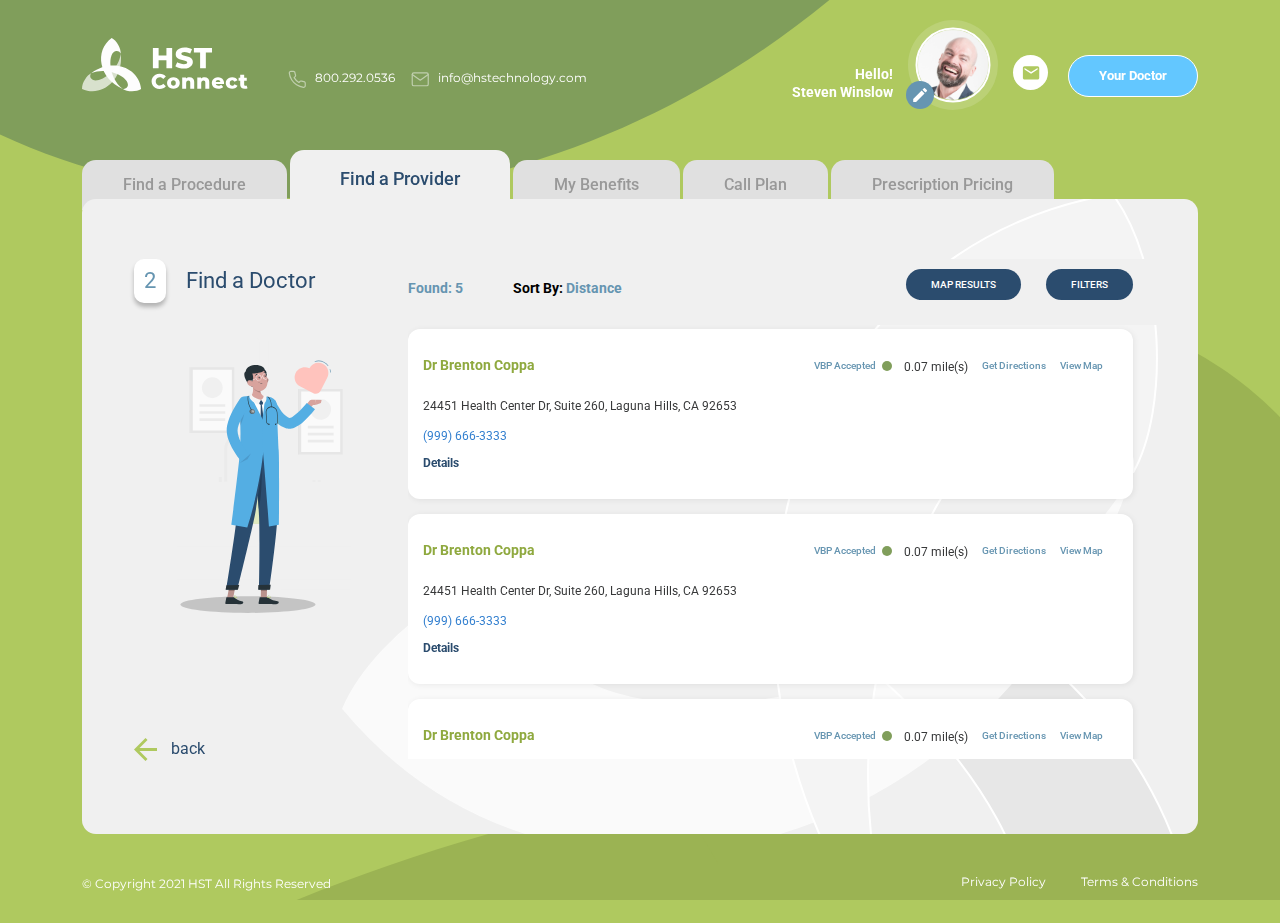
<file: provider3.html>
<!DOCTYPE html>
<html lang="en">

<head>
    <meta charset="UTF-8">
    <meta http-equiv="X-UA-Compatible" content="IE=edge">
    <meta name="viewport" content="width=device-width, initial-scale=1.0">
    <title>HST Connect</title>

    <link href="https://stackpath.bootstrapcdn.com/font-awesome/4.7.0/css/font-awesome.min.css" rel="stylesheet"
        integrity="sha384-wvfXpqpZZVQGK6TAh5PVlGOfQNHSoD2xbE+QkPxCAFlNEevoEH3Sl0sibVcOQVnN" crossorigin="anonymous">
    <link rel="preconnect" href="https://fonts.googleapis.com">
    <link rel="preconnect" href="https://fonts.gstatic.com" crossorigin>
    <link href="https://fonts.googleapis.com/css2?family=Montserrat:wght@400;500;900&display=swap" rel="stylesheet">
    <link href="https://fonts.googleapis.com/css2?family=Roboto:wght@400;500;700&display=swap" rel="stylesheet">

    <link rel="stylesheet" href="./assets/css/bootstrap.min.css">
    <link rel="stylesheet" href="./assets/css/style.css">
    <link rel="stylesheet" href="./assets/css/body.css">
    <link rel="stylesheet" href="./assets/css/progress.css">
    <link rel="stylesheet" href="./assets/css/responsive.css">
</head>

<body class="green-screen">
    <div id="main-div">
        <img class="bg-shape1" src="./assets/images/background/top-shape.svg" alt="top-shape">
        <!-- ================================================================
                                navbar html start
         ================================================================ -->
        <nav class="navbar navbar-expand-lg">
            <div class="container">
                <a class="navbar-brand logo" href="index.html">
                    <img src="./assets/images/Nav/logo.svg" alt="logo">
                </a>
                <a class="desk msg-extra" href="messeage.html">
                    <div class="e-mail">
                        <img src="./assets/images/Nav/e-mail.svg" alt="e-mail">
                    </div>
                </a>
                <button class="navbar-toggler" type="button" data-bs-toggle="collapse"
                    data-bs-target="#navbarSupportedContent" aria-controls="navbarSupportedContent"
                    aria-expanded="false" aria-label="Toggle navigation">
                    <i class="fa fa-bars" aria-hidden="true"></i>
                </button>
                <div class="collapse navbar-collapse" id="navbarSupportedContent">
                    <ul class="navbar-nav ms-auto mb-2 mb-lg-0">

                        <li class="nav-item mobile">
                            <div class="contact">
                                <a href="tel:800.292.0536" class="small-mon"><img
                                        src="./assets/images/Nav/phone-call.svg" alt="phone-call">800.292.0536</a>
                            </div>
                        </li>
                        <li class="nav-item mobile">
                            <div class="contact">
                                <a href="mailto: INFO@HSTECHNOLOGY.COM" class="small-mon"><img
                                        src="./assets/images/Nav/mail.svg" alt="mail">info@hstechnology.com</a>
                            </div>
                        </li>
                        <li class="nav-item">
                            <div class="profile">
                                <div class="name">
                                    <p class="boldx18-ro">Hello!</p>
                                    <p class="boldx18-ro">Steven Winslow</p>
                                </div>
                                <div class="image">
                                    <div class="circle">
                                        <a href="#">
                                            <div class="main-photo">
                                                <img src="./assets/images/Nav/profile-pic.png" alt="profile-pic">
                                            </div>
                                        </a>
                                    </div>
                                    <a class="edit-pro " href="#" data-bs-toggle="modal" data-bs-target="#changePhoto">
                                        <div class="edit ">
                                            <img class="userEdit-icon" src="./assets/images/Nav/edit-icon.svg"
                                                alt="edit-icon">
                                        </div>
                                    </a>
                                </div>
                            </div>
                        </li>
                        <li class="nav-item desk">
                            <div class="contact">
                                <a href="tel:800.292.0536" class="small-mon"><img
                                        src="./assets/images/Nav/phone-call.svg" alt="phone-call">800.292.0536</a>
                            </div>
                        </li>
                        <li class="nav-item desk">
                            <div class="contact">
                                <a href="mailto: INFO@HSTECHNOLOGY.COM" class="small-mon"><img
                                        src="./assets/images/Nav/mail.svg" alt="mail">info@hstechnology.com</a>
                            </div>
                        </li>
                        <li class="nav-item mobile">
                            <a href="messeage.html">
                                <div class="e-mail">
                                    <img src="./assets/images/Nav/e-mail.svg" alt="e-mail">
                                </div>
                            </a>
                        </li>

                        <li class="nav-item">
                            <a href="#" class="nav-custom-btn boldx14-ro"> Your Doctor </a>
                        </li>
                    </ul>
                </div>
                <!-- Modal -->
                <div class="modal fade" id="changePhoto" tabindex="-1" aria-labelledby="exampleModalLabel"
                    aria-hidden="true">
                    <div class="container">
                        <div class="modal-dialog">
                            <div class="modal-content">
                                <div class="modal-header">
                                    <button type="button" class="changepic-close" data-bs-dismiss="modal"
                                        aria-label="Close">
                                        <img src="assets/images/messages/user-popup-icon.svg" alt="close">
                                    </button>
                                </div>
                                <div class="modal-body">
                                    <div class="changepic-content">
                                        <h2 class="smediumx24l28-ro">Change Photo</h2>
                                        <div class="changeUser-photo"
                                            style="background-image: url('assets/images/Nav/upload-default.png');">
                                        </div>
                                        <p class="sboldx14l18-ro">Files :</p>
                                        <div class="change-options">
                                            <a href="#"><img src="assets/images/Nav/take-photo.svg"
                                                    alt="take a photo"><span class="ssmallx12-ro">Take a
                                                    photo</span></a>
                                            <div class="change-input">
                                                <input id="fileUpload" type="file" placeholder="Select Photo" />
                                                <label for="fileUpload" class="fileUpload-label"><span><img
                                                            src="assets/images/Nav/file-upload.svg"
                                                            alt="upload-icon"></span><span class="ssmallx12-ro">Select
                                                        Photo</span></label>
                                            </div>
                                        </div>
                                        <a href="#" class="remove-photo smediumx14l16-ro">Remove photo</a>
                                    </div>
                                </div>
                            </div>
                        </div>
                    </div>
                </div>
            </div>
        </nav>
        <!-- ================================================================
                                navbar html end
         ================================================================ -->
        <!-- ================================================================
                                tabs html start
         ================================================================ -->

        <section id="tabs-part">
            <div class="container">
                <ul class="nav nav-tabs " id="myTab" role="tablist">
                    <li class="nav-item " role="presentation">
                        <button class="nav-link  mediumx18-ro" id="Procedure-tab" data-bs-toggle="tab"
                            data-bs-target="#Procedure" type="button" role="tab" aria-controls="home"
                            aria-selected="true">Find a Procedure</button>
                    </li>
                    <li class="nav-item" role="presentation">
                        <button class="nav-link active mediumx18-ro" id="Provider-tab" data-bs-toggle="tab"
                            data-bs-target="#Provider" type="button" role="tab" aria-controls="profile"
                            aria-selected="false">Find a Provider</button>
                    </li>
                    <li class="nav-item" role="presentation">
                        <button class="nav-link  mediumx18-ro" id="Benefits-tab" data-bs-toggle="tab"
                            data-bs-target="#Benefits" type="button" role="tab" aria-controls="contact"
                            aria-selected="false">My Benefits</button>
                    </li>

                    <li class="nav-item" role="presentation">
                        <button class="nav-link  mediumx18-ro" id="Plan-tab" data-bs-toggle="tab" data-bs-target="#Plan"
                            type="button" role="tab" aria-controls="contact" aria-selected="false">Call Plan</button>
                    </li>
                    <li class="nav-item" role="presentation">
                        <button class="nav-link   mediumx18-ro" id="Pricing-tab" data-bs-toggle="tab"
                            data-bs-target="#Pricing" type="button" role="tab" aria-controls="contact"
                            aria-selected="false">Prescription Pricing</button>
                    </li>
                </ul>
                <div class="tab-content" id="myTabContent">
                    <div class="tab-pane fade   proce" id="Procedure" role="tabpanel" aria-labelledby="Procedure-tab">
                        <div class="main-procedure">
                            <div class="container">
                                <div class="row">
                                    <div class="col-xxl-2 col-xl-3 col-lg-3">
                                        <div class="number res-number">
                                            <div class="left">
                                                <span class="regular24-ro">1</span>
                                            </div>
                                            <div class="right">
                                                <p class="regular24-ro widt">Please select Body Part</p>
                                            </div>
                                        </div>
                                    </div>
                                    <div class="col-xxl-3 col-xl-3 col-lg-3">
                                        <!-- Human Body //-->
                                        <div class="human-body">
                                            <svg data-position='head' id='head' class='head'
                                                xmlns='http://www.w3.org/2000/svg' width='56.594' height='95.031'
                                                viewBox='0 0 56.594 95.031'>
                                                <path
                                                    d='M15.92 68.5l8.8 12.546 3.97 13.984-9.254-7.38-4.622-15.848zm27.1 0l-8.8 12.546-3.976 13.988 9.254-7.38 4.622-15.848zm6.11-27.775l.108-11.775-21.16-14.742L8.123 26.133 8.09 40.19l-3.24.215 1.462 9.732 5.208 1.81 2.36 11.63 9.72 11.018 10.856-.324 9.56-10.37 1.918-11.952 5.207-1.81 1.342-9.517zm-43.085-1.84l-.257-13.82L28.226 11.9l23.618 15.755-.216 10.37 4.976-17.085L42.556 2.376 25.49 0 10.803 3.673.002 24.415z' />
                                            </svg>
                                            <svg data-position='left-shoulder' id='left-shoulder' class='left-shoulder'
                                                xmlns='http://www.w3.org/2000/svg' width='109.532' height='46.594'
                                                viewBox='0 0 109.532 46.594'>
                                                <path
                                                    d='m 38.244,-0.004 1.98,9.232 -11.653,2.857 -7.474,-2.637 z M 17.005,10.536 12.962,8.35 0.306,22.35 0.244,27.675 c 0,0 16.52,-17.015 16.764,-17.14 z m 1.285,0.58 C 18.3,11.396 0.528,30.038 0.528,30.038 L -0.01,46.595 6.147,36.045 18.017,30.989 26.374,15.6 Z' />
                                            </svg>
                                            <svg data-position='right-shoulder' id='right-shoulder'
                                                class='right-shoulder' xmlns='http://www.w3.org/2000/svg'
                                                width='109.532' height='46.594' viewBox='0 0 109.532 46.594'>
                                                <path
                                                    d='m 3.2759972,-0.004 -1.98,9.232 11.6529998,2.857 7.473999,-2.637 z m 21.2379988,10.54 4.044,-2.187 12.656,14 0.07,5.33 c 0,0 -16.524,-17.019 -16.769,-17.144 z m -1.285,0.58 c -0.008,0.28 17.762,18.922 17.762,18.922 l 0.537,16.557 -6.157,-10.55 -11.871,-5.057 L 15.147997,15.6 Z' />
                                            </svg>
                                            <svg data-position='left-arm' id='left-arm' class='left-arm'
                                                xmlns='http://www.w3.org/2000/svg' width='156.344' height='119.25'
                                                viewBox='0 0 156.344 119.25'>
                                                <path
                                                    d='m21.12,56.5a1.678,1.678 0 0 1 -0.427,0.33l0.935,8.224l12.977,-13.89l1.2,-8.958a168.2,168.2 0 0 0 -14.685,14.294zm1.387,12.522l-18.07,48.91l5.757,1.333l19.125,-39.44l3.518,-22.047l-10.33,11.244zm-5.278,-18.96l2.638,18.74l-17.2,46.023l-2.657,-1.775l6.644,-35.518l10.575,-27.47zm18.805,-12.323a1.78,1.78 0 0 1 0.407,-0.24l3.666,-27.345l-7.037,-10.139l-7.258,10.58l-6.16,37.04l0.566,4.973a151.447,151.447 0 0 1 15.808,-14.87l0.008,0.001zm-13.742,-28.906l-3.3,35.276l-2.2,-26.238l5.5,-9.038z' />
                                            </svg>
                                            <svg data-position='right-arm' id='right-arm' class='right-arm'
                                                xmlns='http://www.w3.org/2000/svg' width='156.344' height='119.25'
                                                viewBox='0 0 156.344 119.25'>
                                                <path
                                                    d='m 18.997,56.5 a 1.678,1.678 0 0 0 0.427,0.33 L 18.489,65.054 5.512,51.164 4.312,42.206 A 168.2,168.2 0 0 1 18.997,56.5 Z m -1.387,12.522 18.07,48.91 -5.757,1.333 L 10.798,79.825 7.28,57.778 17.61,69.022 Z m 5.278,-18.96 -2.638,18.74 17.2,46.023 2.657,-1.775 L 33.463,77.532 22.888,50.062 Z M 4.083,37.739 A 1.78,1.78 0 0 0 3.676,37.499 L 0.01,10.154 7.047,0.015 l 7.258,10.58 6.16,37.04 -0.566,4.973 A 151.447,151.447 0 0 0 4.091,37.738 l -0.008,10e-4 z m 13.742,-28.906 3.3,35.276 2.2,-26.238 -5.5,-9.038 z' />
                                            </svg>
                                            <svg data-position='chest' id='chest' class='chest'
                                                xmlns='http://www.w3.org/2000/svg' width='86.594' height='45.063'
                                                viewBox='0 0 86.594 45.063'>
                                                <path
                                                    d='M19.32 0l-9.225 16.488-10.1 5.056 6.15 4.836 4.832 14.07 11.2 4.616 17.85-8.828-4.452-34.7zm47.934 0l9.225 16.488 10.1 5.056-6.15 4.836-4.833 14.07-11.2 4.616-17.844-8.828 4.45-34.7z' />
                                            </svg>
                                            <svg data-position='stomach' id='stomach' class='stomach'
                                                xmlns='http://www.w3.org/2000/svg' width='75.25' height='107.594'
                                                viewBox='0 0 75.25 107.594'>
                                                <path
                                                    d='M19.25 7.49l16.6-7.5-.5 12.16-14.943 7.662zm-10.322 8.9l6.9 3.848-.8-9.116zm5.617-8.732L1.32 2.15 6.3 15.6zm-8.17 9.267l9.015 5.514 1.54 11.028-8.795-5.735zm15.53 5.89l.332 8.662 12.286-2.665.664-11.826zm14.61 84.783L33.28 76.062l-.08-20.53-11.654-5.736-1.32 37.5zM22.735 35.64L22.57 46.3l11.787 3.166.166-16.657zm-14.16-5.255L16.49 35.9l1.1 11.25-8.8-7.06zm8.79 22.74l-9.673-7.28-.84 9.78L-.006 68.29l10.564 14.594 5.5.883 1.98-20.735zM56 7.488l-16.6-7.5.5 12.16 14.942 7.66zm10.32 8.9l-6.9 3.847.8-9.116zm-5.617-8.733L73.93 2.148l-4.98 13.447zm8.17 9.267l-9.015 5.514-1.54 11.03 8.8-5.736zm-15.53 5.89l-.332 8.662-12.285-2.665-.664-11.827zm-14.61 84.783l3.234-31.536.082-20.532 11.65-5.735 1.32 37.5zm13.78-71.957l.166 10.66-11.786 3.168-.166-16.657zm14.16-5.256l-7.915 5.514-1.1 11.25 8.794-7.06zm-8.79 22.743l9.673-7.28.84 9.78 6.862 12.66-10.564 14.597-5.5.883-1.975-20.74z' />
                                            </svg>
                                            <svg data-position='left-leg' id='left-leg' class='left-leg'
                                                xmlns='http://www.w3.org/2000/svg' width='93.626' height='250.625'
                                                viewBox='0 0 93.626 250.625'>
                                                <path
                                                    d='m 18.00179,139.99461 -0.664,5.99 4.647,5.77 1.55,9.1 3.1,1.33 2.655,-13.755 1.77,-4.88 -1.55,-3.107 z m 20.582,0.444 -3.32,9.318 -7.082,13.755 1.77,12.647 5.09,-14.2 4.205,-7.982 z m -26.557,-12.645 5.09,27.29 -3.32,-1.777 -2.656,8.875 z m 22.795,42.374 -1.55,4.88 -3.32,20.634 -0.442,27.51 4.65,26.847 -0.223,-34.39 4.87,-13.754 0.663,-15.087 z m -10.623,12.424 1.106,41.267 c 14.157565,64.57987 -5.846437,10.46082 -16.8199998,-29.07 l 5.5329998,-36.384 z m -9.71,-178.164003 0,22.476 15.71,31.073 9.923,30.850003 -1.033,-21.375 z m 25.49,30.248 0.118,-0.148 -0.793,-2.024 -16.545,-18.16 -1.242,-0.44 10.984,28.378 z m -6.255,10.766 6.812,17.6 2.274,-21.596 -1.344,-3.43 z m -26.4699998,17.82 0.827,25.340003 12.8159998,35.257 -3.928,10.136 -12.6099998,-44.51 z M 31.81879,76.04161 l 0.345,0.826 6.47,15.48 -4.177,38.342 -6.594,-3.526 5.715,-35.7 z m -21.465,-74.697003 0.827,21.373 L 4.1527902,65.02561 0.84679017,30.870607 Z m 2.068,27.323 14.677,32.391 3.307,26.000003 -6.2,36.58 -13.437,-37.241 -0.8269998,-38.342003 z' />
                                            </svg>
                                            <svg data-position='right-leg' id='right-leg' class='right-leg'
                                                xmlns='http://www.w3.org/2000/svg' width='80' height='250.625'
                                                viewBox='0 0 80 250.625'>
                                                <path
                                                    d='m 26.664979,139.7913 0.663,5.99 -4.647,5.77 -1.55,9.1 -3.1,1.33 -2.655,-13.755 -1.77,-4.88 1.55,-3.107 z m -20.5820002,0.444 3.3200005,9.318 7.0799997,13.755 -1.77,12.647 -5.0899997,-14.2 -4.2000005,-7.987 z m 3.7620005,29.73 1.5499997,4.88 3.32,20.633 0.442,27.51 -4.648,26.847 0.22,-34.39 -4.8670002,-13.754 -0.67,-15.087 z m 10.6229997,12.424 -1.107,41.267 -8.852,33.28 9.627,-4.55 16.046,-57.8 -5.533,-36.384 z m -13.9460002,74.991 c -5.157661,19.45233 -2.5788305,9.72616 0,0 z M 30.177979,4.225305 l 0,22.476 -15.713,31.072 -9.9230002,30.850005 1.033,-21.375005 z m -25.4930002,30.249 -0.118,-0.15 0.793,-2.023 16.5450002,-18.16 1.24,-0.44 -10.98,28.377 z m 6.2550002,10.764 -6.8120002,17.6 -2.274,-21.595 1.344,-3.43 z m 26.47,17.82 -0.827,25.342005 -12.816,35.25599 3.927,10.136 12.61,-44.50999 z m -24.565,12.783005 -0.346,0.825 -6.4700002,15.48 4.1780002,38.34199 6.594,-3.527 -5.715,-35.69999 z m 19.792,51.74999 -5.09,27.29 3.32,-1.776 2.655,8.875 z m 1.671,-126.452995 -0.826,21.375 7.03,42.308 3.306,-34.155 z m -2.066,27.325 -14.677,32.392 -3.308,26.000005 6.2,36.57999 13.436,-37.23999 0.827,-38.340005 z' />
                                            </svg>
                                            <svg data-position='left-hand' id='left-hand' class='left-hand'
                                                xmlns='http://www.w3.org/2000/svg' width='90' height='38.938'
                                                viewBox='0 0 90 38.938'>
                                                <path
                                                    d='m 21.255,-0.00198191 2.88,6.90000201 8.412,1.335 0.664,12.4579799 -4.427,17.8 -2.878,-0.22 2.8,-11.847 -2.99,-0.084 -4.676,12.6 -3.544,-0.446 4.4,-12.736 -3.072,-0.584 -5.978,13.543 -4.428,-0.445 6.088,-14.1 -2.1,-1.25 L 4.878,34.934 1.114,34.489 12.4,12.9 11.293,11.12 0.665,15.57 0,13.124 8.635,5.3380201 Z' />
                                            </svg>
                                            <svg data-position='right-hand' id='right-hand' class='right-hand'
                                                xmlns='http://www.w3.org/2000/svg' width='90' height='38.938'
                                                viewBox='0 0 90 38.938'>
                                                <path
                                                    d='m 13.793386,-0.00198533 -2.88,6.90000163 -8.4120002,1.335 -0.664,12.4579837 4.427,17.8 2.878,-0.22 -2.8,-11.847 2.99,-0.084 4.6760002,12.6 3.544,-0.446 -4.4,-12.736 3.072,-0.584 5.978,13.543 4.428,-0.445 -6.088,-14.1 2.1,-1.25 7.528,12.012 3.764,-0.445 -11.286,-21.589 1.107,-1.78 10.628,4.45 0.665,-2.447 -8.635,-7.7859837 z' />
                                            </svg>
                                            <svg data-position='left-foot' id='left-foot' class='left-foot'
                                                xmlns='http://www.w3.org/2000/svg' width='30' height='30'
                                                viewBox='0 0 30 30'>
                                                <path
                                                    d='m 19.558357,1.92821 c -22.1993328,20.55867 -11.0996668,10.27933 0,0 z m 5.975,5.989 -0.664,18.415 -1.55,6.435 -4.647,0 -1.327,-4.437 -1.55,-0.222 0.332,4.437 -5.864,-1.778 -1.5499998,-0.887 -6.64,-1.442 -0.22,-5.214 6.418,-10.87 4.4259998,-5.548 c 9.991542,-3.26362 9.41586,-8.41457 12.836,1.111 z' />
                                            </svg>
                                            <svg data-position='right-foot' id='right-foot' class='right-foot'
                                                xmlns='http://www.w3.org/2000/svg' width='90' height='38.938'
                                                viewBox='0 0 90 38.938'>
                                                <path
                                                    d='m 11.723492,2.35897 c -40.202667,20.558 -20.1013335,10.279 0,0 z m -5.9740005,5.989 0.663,18.415 1.546,6.435 4.6480005,0 1.328,-4.437 1.55,-0.222 -0.333,4.437 5.863,-1.778 1.55,-0.887 6.638,-1.442 0.222,-5.214 -6.418,-10.868 -4.426,-5.547 -10.8440005,-4.437 z' />
                                            </svg>
                                        </div>
                                        <!--// Human Body -->
                                        <!-- Data Showing //-->
                                        <div id="area">
                                            Area: <span id="data"></span>
                                        </div>
                                        <!--// Data Showing -->
                                    </div>
                                    <div class="col-xxl-7 col-xl-6 col-lg-6">
                                        <div class="procedure-select">
                                            <div class="number">
                                                <div class="left">
                                                    <span class="regular24-ro">2</span>
                                                </div>
                                                <div class="right">
                                                    <p class="regular24-ro ">Select a Procedure:</p>
                                                </div>
                                            </div>
                                            <form action="#">
                                                <div class="information-box">
                                                    <div class="selector-box">
                                                        <select class="form-select dropdown-div boldx14-ro "
                                                            aria-label="Default select example">
                                                            <option selected>CT Thorax</option>
                                                            <option value="1">CT Thorax1</option>
                                                            <option value="2">CT Thorax2</option>
                                                            <option value="3">CT Thorax3</option>
                                                        </select>
                                                    </div>
                                                    <span class="body-link boldx14-ro">or Select: <a href="#"
                                                            class="blackx14-ro"> <u>Body Part</u> </a> </span>

                                                    <div class="selector-box">
                                                        <select class="form-select dropdown-div regular14-ro  color"
                                                            aria-label="Default select example">
                                                            <option selected>Within 5 miles</option>
                                                            <option value="1">Within 10 miles</option>
                                                            <option value="2">Within 20 miles</option>
                                                            <option value="3">Within 30 miles</option>
                                                        </select>
                                                    </div>
                                                    <div class="radio-checkbox">
                                                        <label class="label-design regular14-ro">My Current Location
                                                            <input type="radio" checked="checked" name="radio">
                                                            <span class="checkmark"></span>
                                                        </label>
                                                        <label class="label-design regular14-ro">Input Location
                                                            <input type="radio" name="radio">
                                                            <span class="checkmark"></span>
                                                        </label>
                                                        <label class="label-design regular14-ro no-bor">Find on Map
                                                            <input type="radio" name="radio">
                                                            <span class="checkmark"></span>
                                                        </label>
                                                    </div>
                                                    <button type="submit"
                                                        class="mediumx14-ro sub-button">SEARCH</button>
                                                </div>
                                            </form>
                                        </div>
                                    </div>
                                </div>
                            </div>
                        </div>
                    </div>
                    <div class="tab-pane  active show  fade" id="Provider" role="tabpanel"
                        aria-labelledby="Provider-tab">
                        <div id="provider2">
                            <div class="container">
                                <div class="row">
                                    <div class="col-xxl-3 col-xl-3  col-lg-3">
                                        <div class="hospital">
                                            <div class="number">
                                                <div class="left">
                                                    <span class="regular24-ro">2</span>
                                                </div>
                                                <div class="right">
                                                    <p class="regular24-ro ">Find a Doctor</p>
                                                </div>
                                            </div>
                                            <div class="hospital-image">
                                                <img src="./assets/images/tabs/doctor-icon.svg" alt="doctor-icon">
                                            </div>
                                            <a href="provider.html" class="regular14-ro back-btn-provider mobile-none">
                                                <img src="./assets/images/tabs/back-icon.svg" alt="back-icon"> back</a>
                                        </div>
                                    </div>
                                    <div class="col-xxl-9 col-xl-9 col-lg-9">
                                        <div class="all-searches">
                                            <div class="search-head">
                                                <div class="shead-left">
                                                    <p class="boldx14-ro found">Found: 5</p>
                                                    <p class="boldx14-ro found"><span>Sort By: </span>Distance </p>
                                                </div>
                                                <div class="shead-right">
                                                    <a href="provider4.html" class="mediumx14-ro shead-btn">MAP
                                                        RESULTS</a>
                                                    <a href="#" class="mediumx14-ro shead-btn" data-bs-toggle="modal"
                                                        data-bs-target="#searchFilters">FILTERS</a>
                                                </div>
                                            </div>
                                            <div class="main-search-box">
                                                <div class="search-box">
                                                    <div class="search-box-left">
                                                        <h6 class="boldx18-ro sbox-heading">Dr Brenton Coppa </h6>
                                                        <p class="regular14-ro  sbox-pragraph">24451 Health Center Dr,
                                                            Suite
                                                            260, Laguna Hills, CA 92653</p>
                                                        <div class="sbox-phone-no">
                                                            <a class="regular14-ro sbox-phone"
                                                                href="tel:(999) 666-3333">(999) 666-3333</a>
                                                        </div>
                                                        <a href="#" class="sbox-detail boldx12-ro">Details</a>
                                                    </div>
                                                    <div class="serach-box-right">
                                                        <div class="sbox-right-texts">
                                                            <p class="mediumx12-ro sbox-right-bold">VBP Accepted <img
                                                                    src="./assets/images/tabs/dot.svg" alt="dot"> </p>
                                                            <span class="regular12-ro">0.07 mile(s)</span>
                                                        </div>
                                                        <div class="sbox-right-link">
                                                            <a class="mediumx12-ro sbox-right-bold" href="#">Get
                                                                Directions</a>
                                                            <a class="mediumx12-ro sbox-right-bold" href="#">View
                                                                Map</a>
                                                        </div>
                                                    </div>
                                                </div>
                                                <div class="search-box">
                                                    <div class="search-box-left">
                                                        <h6 class="boldx18-ro sbox-heading">Dr Brenton Coppa </h6>
                                                        <p class="regular14-ro  sbox-pragraph">24451 Health Center Dr,
                                                            Suite
                                                            260, Laguna Hills, CA 92653</p>
                                                        <div class="sbox-phone-no">
                                                            <a class="regular14-ro sbox-phone"
                                                                href="tel:(999) 666-3333">(999) 666-3333</a>
                                                        </div>
                                                        <a href="#" class="sbox-detail boldx12-ro">Details</a>
                                                    </div>
                                                    <div class="serach-box-right">
                                                        <div class="sbox-right-texts">
                                                            <p class="mediumx12-ro sbox-right-bold">VBP Accepted <img
                                                                    src="./assets/images/tabs/dot.svg" alt="dot"> </p>
                                                            <span class="regular12-ro">0.07 mile(s)</span>
                                                        </div>
                                                        <div class="sbox-right-link">
                                                            <a class="mediumx12-ro sbox-right-bold" href="#">Get
                                                                Directions</a>
                                                            <a class="mediumx12-ro sbox-right-bold" href="#">View
                                                                Map</a>
                                                        </div>
                                                    </div>
                                                </div>
                                                <div class="search-box">
                                                    <div class="search-box-left">
                                                        <h6 class="boldx18-ro sbox-heading">Dr Brenton Coppa </h6>
                                                        <p class="regular14-ro  sbox-pragraph">24451 Health Center Dr,
                                                            Suite
                                                            260, Laguna Hills, CA 92653</p>
                                                        <div class="sbox-phone-no">
                                                            <a class="regular14-ro sbox-phone"
                                                                href="tel:(999) 666-3333">(999) 666-3333</a>
                                                        </div>
                                                        <a href="#" class="sbox-detail boldx12-ro">Details</a>
                                                    </div>
                                                    <div class="serach-box-right">
                                                        <div class="sbox-right-texts">
                                                            <p class="mediumx12-ro sbox-right-bold">VBP Accepted <img
                                                                    src="./assets/images/tabs/dot.svg" alt="dot"> </p>
                                                            <span class="regular12-ro">0.07 mile(s)</span>
                                                        </div>
                                                        <div class="sbox-right-link">
                                                            <a class="mediumx12-ro sbox-right-bold" href="#">Get
                                                                Directions</a>
                                                            <a class="mediumx12-ro sbox-right-bold" href="#">View
                                                                Map</a>
                                                        </div>
                                                    </div>
                                                </div>
                                                <div class="search-box">
                                                    <div class="search-box-left">
                                                        <h6 class="boldx18-ro sbox-heading">Dr Brenton Coppa </h6>
                                                        <p class="regular14-ro  sbox-pragraph">24451 Health Center Dr,
                                                            Suite
                                                            260, Laguna Hills, CA 92653</p>
                                                        <div class="sbox-phone-no">
                                                            <a class="regular14-ro sbox-phone"
                                                                href="tel:(999) 666-3333">(999) 666-3333</a>
                                                        </div>
                                                        <a href="#" class="sbox-detail boldx12-ro">Details</a>
                                                    </div>
                                                    <div class="serach-box-right">
                                                        <div class="sbox-right-texts">
                                                            <p class="mediumx12-ro sbox-right-bold">VBP Accepted <img
                                                                    src="./assets/images/tabs/dot.svg" alt="dot"> </p>
                                                            <span class="regular12-ro">0.07 mile(s)</span>
                                                        </div>
                                                        <div class="sbox-right-link">
                                                            <a class="mediumx12-ro sbox-right-bold" href="#">Get
                                                                Directions</a>
                                                            <a class="mediumx12-ro sbox-right-bold" href="#">View
                                                                Map</a>
                                                        </div>
                                                    </div>
                                                </div>
                                                <div class="search-box">
                                                    <div class="search-box-left">
                                                        <h6 class="boldx18-ro sbox-heading">Dr Brenton Coppa </h6>
                                                        <p class="regular14-ro  sbox-pragraph">24451 Health Center Dr,
                                                            Suite
                                                            260, Laguna Hills, CA 92653</p>
                                                        <div class="sbox-phone-no">
                                                            <a class="regular14-ro sbox-phone"
                                                                href="tel:(999) 666-3333">(999) 666-3333</a>
                                                        </div>
                                                        <a href="#" class="sbox-detail boldx12-ro">Details</a>
                                                    </div>
                                                    <div class="serach-box-right">
                                                        <div class="sbox-right-texts">
                                                            <p class="mediumx12-ro sbox-right-bold">VBP Accepted <img
                                                                    src="./assets/images/tabs/dot.svg" alt="dot"> </p>
                                                            <span class="regular12-ro">0.07 mile(s)</span>
                                                        </div>
                                                        <div class="sbox-right-link">
                                                            <a class="mediumx12-ro sbox-right-bold" href="#">Get
                                                                Directions</a>
                                                            <a class="mediumx12-ro sbox-right-bold" href="#">View
                                                                Map</a>
                                                        </div>
                                                    </div>
                                                </div>
                                                <div class="search-box">
                                                    <div class="search-box-left">
                                                        <h6 class="boldx18-ro sbox-heading">Dr Brenton Coppa </h6>
                                                        <p class="regular14-ro  sbox-pragraph">24451 Health Center Dr,
                                                            Suite
                                                            260, Laguna Hills, CA 92653</p>
                                                        <div class="sbox-phone-no">
                                                            <a class="regular14-ro sbox-phone"
                                                                href="tel:(999) 666-3333">(999) 666-3333</a>
                                                        </div>
                                                        <a href="#" class="sbox-detail boldx12-ro">Details</a>
                                                    </div>
                                                    <div class="serach-box-right">
                                                        <div class="sbox-right-texts">
                                                            <p class="mediumx12-ro sbox-right-bold">VBP Accepted <img
                                                                    src="./assets/images/tabs/dot.svg" alt="dot"> </p>
                                                            <span class="regular12-ro">0.07 mile(s)</span>
                                                        </div>
                                                        <div class="sbox-right-link">
                                                            <a class="mediumx12-ro sbox-right-bold" href="#">Get
                                                                Directions</a>
                                                            <a class="mediumx12-ro sbox-right-bold" href="#">View
                                                                Map</a>
                                                        </div>
                                                    </div>
                                                </div>
                                            </div>
                                            <div class="modal fade" id="searchFilters" tabindex="-1"
                                                aria-labelledby="exampleModalLabel" aria-hidden="true">
                                                <div class="modal-dialog">
                                                    <div class="modal-content">
                                                        <div class="modal-body">
                                                            <form>
                                                                <div class="search-radio">
                                                                    <div class="radio-inputs">
                                                                        <h3 class="sboldx14l24-ro">Price</h3>
                                                                        <div class="filter-inputs">
                                                                            <div class="radio-input">
                                                                                <input type="radio" id="price-any"
                                                                                    name="selector" checked>
                                                                                <label for="price-any"
                                                                                    class="mediumx10l11-ro">ANY</label>
                                                                            </div>
                                                                            <div class="radio-input">
                                                                                <input type="radio" id="price-one"
                                                                                    name="selector">
                                                                                <label for="price-one"
                                                                                    class="mediumx10l11-ro">$</label>
                                                                            </div>
                                                                            <div class="radio-input">
                                                                                <input type="radio" id="price-two"
                                                                                    name="selector">
                                                                                <label for="price-two"
                                                                                    class="mediumx10l11-ro">$$</label>
                                                                            </div>
                                                                            <div class="radio-input">
                                                                                <input type="radio" id="price-three"
                                                                                    name="selector">
                                                                                <label for="price-three"
                                                                                    class="mediumx10l11-ro">$$$</label>
                                                                            </div>
                                                                            <div class="radio-input">
                                                                                <input type="radio" id="price-four"
                                                                                    name="selector">
                                                                                <label for="price-four"
                                                                                    class="mediumx10l11-ro">$$$$</label>
                                                                            </div>
                                                                            <div class="radio-input">
                                                                                <input type="radio" id="price-five"
                                                                                    name="selector">
                                                                                <label for="price-five"
                                                                                    class="mediumx10l11-ro">$$$$$</label>
                                                                            </div>
                                                                        </div>
                                                                    </div>
                                                                    <div class="radio-inputs">
                                                                        <h3 class="sboldx14l24-ro">Quality</h3>
                                                                        <div class="filter-inputs">
                                                                            <div class="radio-input">
                                                                                <input type="radio" id="quality-any"
                                                                                    name="quality" checked>
                                                                                <label for="quality-any"
                                                                                    class="mediumx10l11-ro">ANY</label>
                                                                            </div>
                                                                            <div class="radio-input">
                                                                                <input type="radio" id="quality-one"
                                                                                    name="quality">
                                                                                <label for="quality-one"
                                                                                    class="mediumx10l11-ro">
                                                                                    <div class="star-icons">
                                                                                        <span><img
                                                                                                src="./assets/images/tabs/star-bg.svg"
                                                                                                alt="start-icon"></span>
                                                                                        <span><img
                                                                                                src="./assets/images/tabs/star.svg"
                                                                                                alt="start-icon"></span>
                                                                                        <span><img
                                                                                                src="./assets/images/tabs/star.svg"
                                                                                                alt="start-icon"></span>
                                                                                        <span><img
                                                                                                src="./assets/images/tabs/star.svg"
                                                                                                alt="start-icon"></span>
                                                                                        <span><img
                                                                                                src="./assets/images/tabs/star.svg"
                                                                                                alt="start-icon"></span>
                                                                                    </div>
                                                                                </label>
                                                                            </div>
                                                                            <div class="radio-input">
                                                                                <input type="radio" id="quality-two"
                                                                                    name="quality">
                                                                                <label for="quality-two"
                                                                                    class="mediumx10l11-ro">
                                                                                    <div class="star-icons">
                                                                                        <span><img
                                                                                                src="./assets/images/tabs/star-bg.svg"
                                                                                                alt="start-icon"></span>
                                                                                        <span><img
                                                                                                src="./assets/images/tabs/star-bg.svg"
                                                                                                alt="start-icon"></span>
                                                                                        <span><img
                                                                                                src="./assets/images/tabs/star.svg"
                                                                                                alt="start-icon"></span>
                                                                                        <span><img
                                                                                                src="./assets/images/tabs/star.svg"
                                                                                                alt="start-icon"></span>
                                                                                        <span><img
                                                                                                src="./assets/images/tabs/star.svg"
                                                                                                alt="start-icon"></span>
                                                                                    </div>
                                                                                </label>
                                                                            </div>
                                                                            <div class="radio-input">
                                                                                <input type="radio" id="quality-three"
                                                                                    name="quality">
                                                                                <label for="quality-three"
                                                                                    class="mediumx10l11-ro">
                                                                                    <div class="star-icons">
                                                                                        <span><img
                                                                                                src="./assets/images/tabs/star-bg.svg"
                                                                                                alt="start-icon"></span>
                                                                                        <span><img
                                                                                                src="./assets/images/tabs/star-bg.svg"
                                                                                                alt="start-icon"></span>
                                                                                        <span><img
                                                                                                src="./assets/images/tabs/star-bg.svg"
                                                                                                alt="start-icon"></span>
                                                                                        <span><img
                                                                                                src="./assets/images/tabs/star.svg"
                                                                                                alt="start-icon"></span>
                                                                                        <span><img
                                                                                                src="./assets/images/tabs/star.svg"
                                                                                                alt="start-icon"></span>
                                                                                    </div>
                                                                                </label>
                                                                            </div>
                                                                            <div class="radio-input">
                                                                                <input type="radio" id="quality-four"
                                                                                    name="quality">
                                                                                <label for="quality-four"
                                                                                    class="mediumx10l11-ro">
                                                                                    <div class="star-icons">
                                                                                        <span><img
                                                                                                src="./assets/images/tabs/star-bg.svg"
                                                                                                alt="start-icon"></span>
                                                                                        <span><img
                                                                                                src="./assets/images/tabs/star-bg.svg"
                                                                                                alt="start-icon"></span>
                                                                                        <span><img
                                                                                                src="./assets/images/tabs/star-bg.svg"
                                                                                                alt="start-icon"></span>
                                                                                        <span><img
                                                                                                src="./assets/images/tabs/star-bg.svg"
                                                                                                alt="start-icon"></span>
                                                                                        <span><img
                                                                                                src="./assets/images/tabs/star.svg"
                                                                                                alt="start-icon"></span>
                                                                                    </div>
                                                                                </label>
                                                                            </div>
                                                                            <div class="radio-input">
                                                                                <input type="radio" id="quality-five"
                                                                                    name="quality">
                                                                                <label for="quality-five"
                                                                                    class="mediumx10l11-ro">
                                                                                    <div class="star-icons">
                                                                                        <span><img
                                                                                                src="./assets/images/tabs/star-bg.svg"
                                                                                                alt="start-icon"></span>
                                                                                        <span><img
                                                                                                src="./assets/images/tabs/star-bg.svg"
                                                                                                alt="start-icon"></span>
                                                                                        <span><img
                                                                                                src="./assets/images/tabs/star-bg.svg"
                                                                                                alt="start-icon"></span>
                                                                                        <span><img
                                                                                                src="./assets/images/tabs/star-bg.svg"
                                                                                                alt="start-icon"></span>
                                                                                        <span><img
                                                                                                src="./assets/images/tabs/star-bg.svg"
                                                                                                alt="start-icon"></span>
                                                                                    </div>
                                                                                </label>
                                                                            </div>
                                                                        </div>
                                                                    </div>
                                                                    <div class="radio-inputs">
                                                                        <h3 class="sboldx14l24-ro">VBP Acceptance</h3>
                                                                        <div class="filter-inputs">
                                                                            <div class="radio-input">
                                                                                <input type="radio" id="vbp-any"
                                                                                    name="vbp-acceptance" checked>
                                                                                <label for="vbp-any"
                                                                                    class="mediumx10l11-ro">ANY</label>
                                                                            </div>
                                                                            <div class="radio-input">
                                                                                <input type="radio" id="vbp-one"
                                                                                    name="vbp-acceptance">
                                                                                <label for="vbp-one"
                                                                                    class="mediumx10l11-ro">VBP
                                                                                    ACCEPTED</label>
                                                                            </div>
                                                                            <div class="radio-input">
                                                                                <input type="radio" id="vbp-two"
                                                                                    name="vbp-acceptance">
                                                                                <label for="vbp-two"
                                                                                    class="mediumx10l11-ro filter-text-left">PRE
                                                                                    - AUTHORIZATION </label>
                                                                            </div>
                                                                            <div class="radio-input">
                                                                                <input type="radio" id="vbp-three"
                                                                                    name="vbp-acceptance">
                                                                                <label for="vbp-three"
                                                                                    class="mediumx10l11-ro filter-text-left">PARTIAL
                                                                                    ACCEPTANCE </label>
                                                                            </div>
                                                                            <div class="radio-input">
                                                                                <input type="radio" id="vbp-four"
                                                                                    name="vbp-acceptance">
                                                                                <label for="vbp-four"
                                                                                    class="mediumx10l11-ro">NO
                                                                                    HISTORY</label>
                                                                            </div>
                                                                        </div>
                                                                    </div>
                                                                </div>
                                                                <button type="submit"
                                                                    class="filter-btn mediumx14-ro">APPLY
                                                                    FILTERS</button>
                                                            </form>
                                                        </div>
                                                    </div>
                                                </div>
                                            </div>
                                        </div>
                                    </div>
                                </div>
                                <a href="provider.html" class="regular14-ro back-btn-provider desk-none"> <img
                                        src="./assets/images/tabs/back-icon.svg" alt="back-icon"> back</a>
                            </div>
                        </div>
                    </div>
                    <div class="tab-pane fade " id="Benefits" role="tabpanel" aria-labelledby="Benefits-tab">
                        <div class="benifts">
                            <div class="container">
                                <div class="row">
                                    <div class="col-xxl-4 col-xl-4 col-lg-4">
                                        <div class="plane">
                                            <div class="number">
                                                <div class="left">
                                                    <span class="regular24-ro">1</span>
                                                </div>
                                                <div class="right">
                                                    <p class="regular24-ro ">Plan Details</p>
                                                </div>
                                            </div>
                                            <div class="calender">
                                                <a href="#" class="mediumx14-ro  ">
                                                    <div class="calender-lleft">
                                                        <img class="calen" src="./assets/images/tabs/calender.svg"
                                                            alt="calender">
                                                        Calendar or Plan Year
                                                    </div> <img class="expand"
                                                        src="./assets/images/tabs/expand_more.svg" alt="">
                                                </a>
                                            </div>
                                            <div class="deductible">
                                                <h3 class="boldx14-18-ro">Deductible <span>(Used)</span> </h3>
                                                <div class="progre">
                                                    <div class="text">
                                                        <p class="mediumx12-ro">Individual</p>
                                                        <p class="mediumx12-ro"><span>$ 370</span>/ $ 3,150</p>
                                                    </div>
                                                    <div class="benefit-progresbar">
                                                        <div class="progress-circle-container">
                                                            <div class="progress-circle progress-12"><span
                                                                    class="boldx12-ro">12</span></div>
                                                        </div>
                                                    </div>
                                                </div>
                                                <div class="progre">
                                                    <div class="text">
                                                        <p class="mediumx12-ro">Family</p>
                                                        <p class="mediumx12-ro"><span>$ 370</span>/ $ 3,150</p>
                                                    </div>
                                                    <div class="benefit-progresbar">
                                                        <div class="progress-circle-container">
                                                            <div class="progress-circle progress-17"><span
                                                                    class="boldx12-ro">17</span></div>
                                                        </div>
                                                    </div>
                                                </div>
                                            </div>
                                            <div class="deductible">
                                                <h3 class="boldx14-18-ro">Out of Pocket Limit <span>(Used)</span> </h3>
                                                <div class="progre">
                                                    <div class="text">
                                                        <p class="mediumx12-ro">Individual</p>
                                                        <p class="mediumx12-ro"><span>$ 370</span>/ $ 3,150</p>
                                                    </div>
                                                    <div class="benefit-progresbar">
                                                        <div class="progress-circle-container">
                                                            <div class="progress-circle progress-12"><span
                                                                    class="boldx12-ro">12</span></div>
                                                        </div>
                                                    </div>
                                                </div>
                                                <div class="progre">
                                                    <div class="text">
                                                        <p class="mediumx12-ro">Family</p>
                                                        <p class="mediumx12-ro"><span>$ 370</span>/ $ 3,150</p>
                                                    </div>
                                                    <div class="benefit-progresbar">
                                                        <div class="progress-circle-container">
                                                            <div class="progress-circle progress-17"><span
                                                                    class="boldx12-ro">17</span></div>
                                                        </div>
                                                    </div>
                                                </div>
                                            </div>
                                        </div>
                                    </div>
                                    <div class="col-xxl-4 col-xl-4 col-lg-4">
                                        <div class="information">
                                            <div class="number">
                                                <div class="left">
                                                    <span class="regular24-ro">2</span>
                                                </div>
                                                <div class="right">
                                                    <p class="regular24-ro ">Plan Details</p>
                                                </div>
                                            </div>
                                            <div class="image">
                                                <img src="./assets/images/tabs/information.svg" alt="information">
                                            </div>
                                            <a href="#" class="mediumx18-ro info-edit">View/Edit Card Info</a>
                                            <div class="g-info">
                                                <h4 class="boldx18-ro g-info-heading">General Info</h4>
                                                <div class="datas regular14-ro">
                                                    <ul>
                                                        <li>Date of Birth:</li>
                                                        <li>Gender:</li>
                                                        <li>Member ID</li>
                                                        <li>Group Number</li>
                                                        <li>Plan Name</li>
                                                        <li>Member Services</li>
                                                        <li>RX Services</li>
                                                    </ul>
                                                    <ul class="second-col">
                                                        <li>01/01/2000</li>
                                                        <li>Male</li>
                                                        <li>Steven Windsow</li>
                                                        <li>22</li>
                                                        <li>Gold</li>
                                                        <li><a href="tel:(866) 555-5556">(866) 555-5556</a> </li>
                                                        <li><a href="tel:(866) 555-5556">(866) 555-5556</a></li>
                                                        <li></li>
                                                        <li></li>
                                                    </ul>
                                                </div>
                                            </div>
                                        </div>
                                    </div>
                                    <div class="col-xxl-4 col-xl-4 col-lg-4">
                                        <div class="upload">
                                            <div class="number">
                                                <div class="left">
                                                    <span class="regular24-ro">3</span>
                                                </div>
                                                <div class="right">
                                                    <p class="regular24-ro ">Upload Balance Bill</p>
                                                </div>
                                            </div>
                                            <form action="#">
                                                <textarea class="mediumx14-ro" name="" id="" cols="30" rows="7"
                                                    placeholder="Write a message..."></textarea>

                                                <div class="attachment-btn ">
                                                    <input id="f02" type="file" placeholder="Add profile picture" />
                                                    <label class="boldx14-18-ro" for="f02">Upload Attachment</label>
                                                </div>
                                                <button type="submit" class="boldx14-18-ro upload-send">Send</button>
                                            </form>
                                        </div>
                                    </div>
                                </div>
                            </div>
                        </div>
                    </div>
                    <div class="tab-pane  fade" id="Plan" role="tabpanel" aria-labelledby="Plan-tab">
                        <div class="plan">
                            <div class="container">
                                <h2 class="boldx18-ro">For questions about your health plan or a specific claim:</h2>
                                <form>
                                    <div class="one boldx12-ro">
                                        <label for="cont" class="form-label">Contact:</label>
                                        <input type="text" class="form-control boldx12-ro" id="cont"
                                            placeholder="ABC Administrators">
                                    </div>
                                    <div class="one boldx12-ro">
                                        <label for="email" class="form-label">Email:</label>
                                        <input type="email" class="form-control boldx12-ro" id="email"
                                            placeholder="email@email.com">
                                    </div>
                                    <div class="one boldx12-ro">
                                        <label for="phone" class="form-label">Phone Number:</label>
                                        <input type="text" class="form-control boldx12-ro" id="phone"
                                            placeholder="(800) 555-1234">
                                    </div>
                                    <div class="one boldx12-ro">
                                        <label for="fax" class="form-label">Fax:</label>
                                        <input type="text" class="form-control boldx12-ro" id="fax"
                                            placeholder="(800) 555-1234">
                                    </div>
                                </form>
                            </div>
                        </div>
                    </div>
                    <div class="tab-pane   fade" id="Pricing" role="tabpanel" aria-labelledby="Pricing-tab">
                        <div class="pricing">
                            <div class="container">
                                <div class="price-logo">
                                    <img src="./assets/images/tabs/single-care.png" alt="single-care">
                                </div>
                                <h5 class="boldx18-ro">Enter Your Drug and ZIP code to pay lexx for your prescription
                                </h5>
                                <form action="#">
                                    <div class="drug-name">
                                        <input type="text" class="regular14-ro "
                                            placeholder="Drug Name (ex: Lipitor, etc)">
                                    </div>
                                    <div class="main">
                                        <div class="zip">
                                            <input type="text" class="regular14-ro " placeholder="ZIP Code">
                                        </div>
                                        <div class="search">
                                            <button type="submit" class="mediumx14-ro">SEARCH</button>
                                        </div>
                                    </div>
                                    <a href="#" class="mediumx14-ro get-card">Get the Card</a>
                                </form>
                            </div>
                        </div>
                    </div>
                </div>
            </div>
        </section>

        <!-- ================================================================
                                    tabs html end
             ================================================================ -->

        <!-- ================================================================
                                footer html start
         ================================================================ -->

        <section id="footer-part">
            <div class="container">
                <div class="main">
                    <div class="copy">
                        <p class="small-mon"> &copy; Copyright 2021 HST All Rights Reserved</p>
                    </div>
                    <div class="term">
                        <a href="#" class="small-mon">Privacy Policy</a>
                        <a href="#" class="small-mon">Terms & Conditions</a>
                    </div>
                </div>
            </div>
        </section>

        <!-- ================================================================
                                footer html end
         ================================================================ -->

    </div>

    <script src="./assets/js/jquery-3.3.1.slim.min.js"></script>
    <script src="./assets/js/bootstrap.bundle.min.js"></script>
    <script src="./assets/js/body.js"></script>
    <script src="./assets/js/script.js"></script>

</body>

</html>
</file>
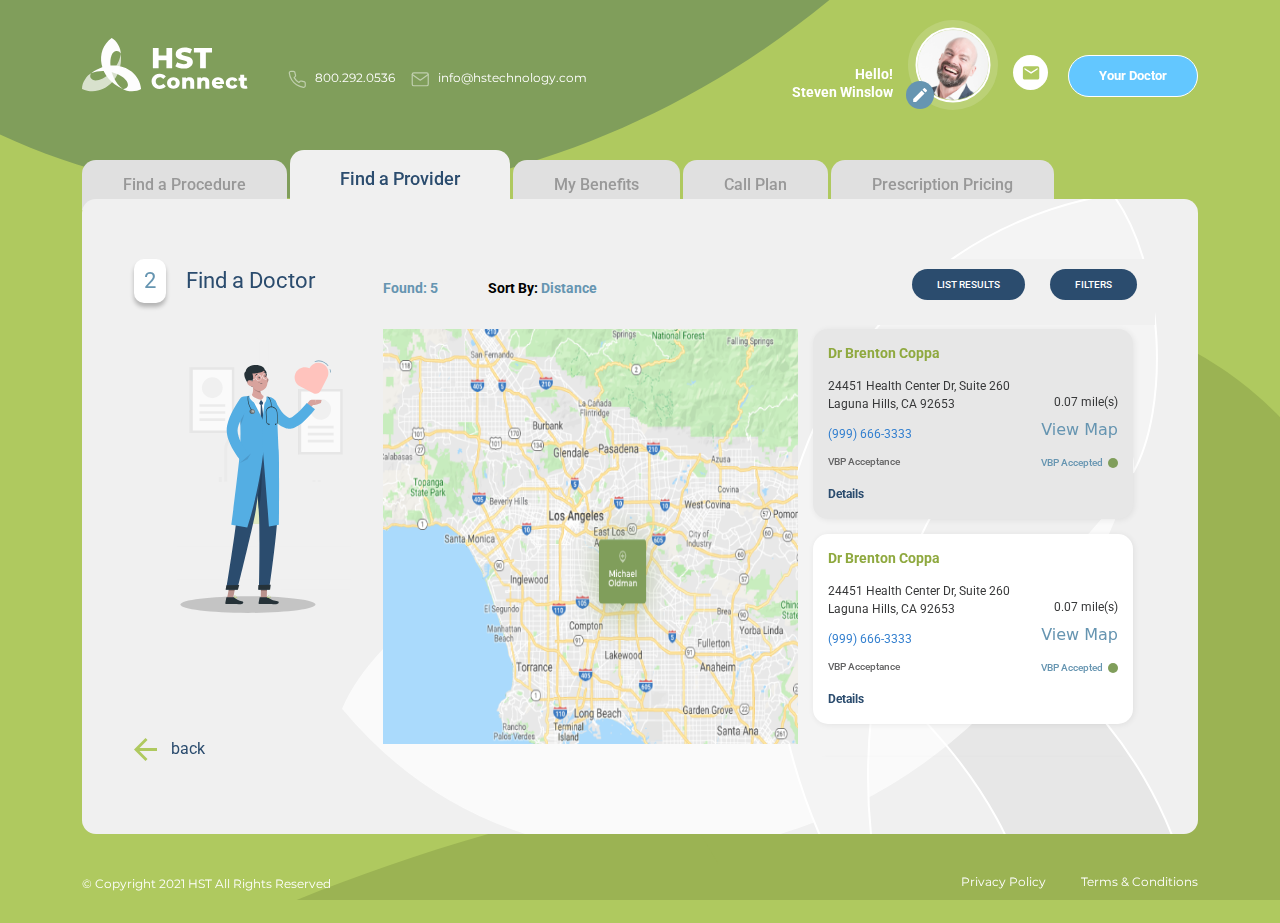
<file: provider4.html>
<!DOCTYPE html>
<html lang="en">

<head>
    <meta charset="UTF-8">
    <meta http-equiv="X-UA-Compatible" content="IE=edge">
    <meta name="viewport" content="width=device-width, initial-scale=1.0">
    <title>HST Connect</title>

    <link href="https://stackpath.bootstrapcdn.com/font-awesome/4.7.0/css/font-awesome.min.css" rel="stylesheet" integrity="sha384-wvfXpqpZZVQGK6TAh5PVlGOfQNHSoD2xbE+QkPxCAFlNEevoEH3Sl0sibVcOQVnN" crossorigin="anonymous"> 
    <link rel="preconnect" href="https://fonts.googleapis.com">
    <link rel="preconnect" href="https://fonts.gstatic.com" crossorigin>
    <link href="https://fonts.googleapis.com/css2?family=Montserrat:wght@400;500;900&display=swap" rel="stylesheet">
    <link href="https://fonts.googleapis.com/css2?family=Roboto:wght@400;500;700&display=swap" rel="stylesheet">

    <link rel="stylesheet" href="./assets/css/bootstrap.min.css">
    <link rel="stylesheet" href="./assets/css/style.css">
    <link rel="stylesheet" href="./assets/css/body.css">
    <link rel="stylesheet" href="./assets/css/progress.css">
    <link rel="stylesheet" href="./assets/css/responsive.css">
</head>

<body class="green-screen">
    <div id="main-div">
        <img class="bg-shape1" src="./assets/images/background/top-shape.svg" alt="top-shape">
        
        <!-- ================================================================
                                navbar html start
         ================================================================ -->
         <nav class="navbar navbar-expand-lg">
            <div class="container">
                <a class="navbar-brand logo"  href="index.html">
                    <img  src="./assets/images/Nav/logo.svg" alt="logo">
                </a>
                <a class="desk msg-extra" href="messeage.html">
                    <div class="e-mail">
                        <img src="./assets/images/Nav/e-mail.svg" alt="e-mail">
                    </div>
                </a>
                <button class="navbar-toggler" type="button" data-bs-toggle="collapse"
                    data-bs-target="#navbarSupportedContent" aria-controls="navbarSupportedContent"
                    aria-expanded="false" aria-label="Toggle navigation">
                    <i class="fa fa-bars" aria-hidden="true"></i>
                </button>
                <div class="collapse navbar-collapse" id="navbarSupportedContent">
                    <ul class="navbar-nav ms-auto mb-2 mb-lg-0">
                      
                        <li class="nav-item mobile">
                            <div class="contact">
                                <a href="tel:800.292.0536" class="small-mon"><img
                                        src="./assets/images/Nav/phone-call.svg" alt="phone-call">800.292.0536</a>
                            </div>
                        </li>
                        <li class="nav-item mobile">
                            <div class="contact">
                                <a href="mailto: INFO@HSTECHNOLOGY.COM" class="small-mon"><img
                                        src="./assets/images/Nav/mail.svg" alt="mail">info@hstechnology.com</a>
                            </div>
                        </li>
                        <li class="nav-item">
                            <div class="profile">
                                <div class="name">
                                    <p class="boldx18-ro">Hello!</p>
                                    <p class="boldx18-ro">Steven Winslow</p>
                                </div>
                                <div class="image">
                                    <div class="circle">
                                        <a href="#">
                                            <div class="main-photo">
                                                <img src="./assets/images/Nav/profile-pic.png" alt="profile-pic">
                                            </div>
                                        </a>
                                    </div>
                                    <a class="edit-pro " href="#" data-bs-toggle="modal" data-bs-target="#changePhoto">
                                        <div class="edit ">
                                            <img class="userEdit-icon" src="./assets/images/Nav/edit-icon.svg"
                                                alt="edit-icon">
                                        </div>
                                    </a>
                                </div>
                            </div>
                        </li>
                        <li class="nav-item desk">
                            <div class="contact">
                                <a href="tel:800.292.0536" class="small-mon"><img
                                        src="./assets/images/Nav/phone-call.svg" alt="phone-call">800.292.0536</a>
                            </div>
                        </li>
                        <li class="nav-item desk">
                            <div class="contact">
                                <a href="mailto: INFO@HSTECHNOLOGY.COM" class="small-mon"><img
                                        src="./assets/images/Nav/mail.svg" alt="mail">info@hstechnology.com</a>
                            </div>
                        </li>
                        <li class="nav-item mobile">
                            <a href="messeage.html">
                                <div class="e-mail">
                                    <img src="./assets/images/Nav/e-mail.svg" alt="e-mail">
                                </div>
                            </a>
                        </li>

                        <li class="nav-item">
                            <a href="#" class="nav-custom-btn boldx14-ro"> Your Doctor </a>
                        </li>
                    </ul>
                </div>
                <!-- Modal -->
                <div class="modal fade" id="changePhoto" tabindex="-1" aria-labelledby="exampleModalLabel"
                    aria-hidden="true">
                    <div class="container">
                        <div class="modal-dialog">
                            <div class="modal-content">
                                <div class="modal-header">
                                    <button type="button" class="changepic-close" data-bs-dismiss="modal"
                                        aria-label="Close">
                                        <img src="assets/images/messages/user-popup-icon.svg" alt="close">
                                    </button>
                                </div>
                                <div class="modal-body">
                                    <div class="changepic-content">
                                        <h2 class="smediumx24l28-ro">Change Photo</h2>
                                        <div class="changeUser-photo"
                                            style="background-image: url('assets/images/Nav/upload-default.png');"></div>
                                        <p class="sboldx14l18-ro">Files :</p>
                                        <div class="change-options">
                                            <a href="#"><img src="assets/images/Nav/take-photo.svg" alt="take a photo"><span
                                                    class="ssmallx12-ro">Take a photo</span></a>
                                            <div class="change-input">
                                                <input id="fileUpload" type="file" placeholder="Select Photo" />
                                                <label for="fileUpload" class="fileUpload-label"><span><img
                                                            src="assets/images/Nav/file-upload.svg"
                                                            alt="upload-icon"></span><span class="ssmallx12-ro">Select
                                                        Photo</span></label>
                                            </div>
                                        </div>
                                        <a href="#" class="remove-photo smediumx14l16-ro">Remove photo</a>
                                    </div>
                                </div>
                            </div>
                        </div>
                      </div>
                </div>
            </div>
        </nav>
        <!-- ================================================================
                                navbar html end
         ================================================================ -->
        <!-- ================================================================
                                tabs html start
         ================================================================ -->

        <section id="tabs-part">
            <div class="container">
                <ul class="nav nav-tabs " id="myTab" role="tablist">
                    <li class="nav-item " role="presentation">
                        <button class="nav-link  mediumx18-ro" id="Procedure-tab" data-bs-toggle="tab"
                            data-bs-target="#Procedure" type="button" role="tab" aria-controls="home"
                            aria-selected="true">Find a Procedure</button>
                    </li>
                    <li class="nav-item" role="presentation">
                        <button class="nav-link active mediumx18-ro" id="Provider-tab" data-bs-toggle="tab"
                            data-bs-target="#Provider" type="button" role="tab" aria-controls="profile"
                            aria-selected="false">Find a Provider</button>
                    </li>
                    <li class="nav-item" role="presentation">
                        <button class="nav-link  mediumx18-ro" id="Benefits-tab" data-bs-toggle="tab"
                            data-bs-target="#Benefits" type="button" role="tab" aria-controls="contact"
                            aria-selected="false">My Benefits</button>
                    </li>

                    <li class="nav-item" role="presentation">
                        <button class="nav-link  mediumx18-ro" id="Plan-tab" data-bs-toggle="tab" data-bs-target="#Plan"
                            type="button" role="tab" aria-controls="contact" aria-selected="false">Call Plan</button>
                    </li>
                    <li class="nav-item" role="presentation">
                        <button class="nav-link   mediumx18-ro" id="Pricing-tab" data-bs-toggle="tab"
                            data-bs-target="#Pricing" type="button" role="tab" aria-controls="contact"
                            aria-selected="false">Prescription Pricing</button>
                    </li>
                </ul>
                <div class="tab-content" id="myTabContent">
                    <div class="tab-pane fade   proce" id="Procedure" role="tabpanel" aria-labelledby="Procedure-tab">
                        <div class="main-procedure">
                            <div class="container">
                                <div class="row">
                                    <div class="col-xxl-2 col-xl-3 col-lg-3">
                                        <div class="number res-number">
                                            <div class="left">
                                                <span class="regular24-ro">1</span>
                                            </div>
                                            <div class="right">
                                                <p class="regular24-ro widt">Please select Body Part</p>
                                            </div>
                                        </div>
                                    </div>
                                    <div class="col-xxl-3 col-xl-3 col-lg-3">
                                        <!-- Human Body //-->
                                        <div class="human-body">
                                            <svg data-position='head' id='head' class='head'
                                                xmlns='http://www.w3.org/2000/svg' width='56.594' height='95.031'
                                                viewBox='0 0 56.594 95.031'>
                                                <path
                                                    d='M15.92 68.5l8.8 12.546 3.97 13.984-9.254-7.38-4.622-15.848zm27.1 0l-8.8 12.546-3.976 13.988 9.254-7.38 4.622-15.848zm6.11-27.775l.108-11.775-21.16-14.742L8.123 26.133 8.09 40.19l-3.24.215 1.462 9.732 5.208 1.81 2.36 11.63 9.72 11.018 10.856-.324 9.56-10.37 1.918-11.952 5.207-1.81 1.342-9.517zm-43.085-1.84l-.257-13.82L28.226 11.9l23.618 15.755-.216 10.37 4.976-17.085L42.556 2.376 25.49 0 10.803 3.673.002 24.415z' />
                                            </svg>
                                            <svg data-position='left-shoulder' id='left-shoulder' class='left-shoulder'
                                                xmlns='http://www.w3.org/2000/svg' width='109.532' height='46.594'
                                                viewBox='0 0 109.532 46.594'>
                                                <path
                                                    d='m 38.244,-0.004 1.98,9.232 -11.653,2.857 -7.474,-2.637 z M 17.005,10.536 12.962,8.35 0.306,22.35 0.244,27.675 c 0,0 16.52,-17.015 16.764,-17.14 z m 1.285,0.58 C 18.3,11.396 0.528,30.038 0.528,30.038 L -0.01,46.595 6.147,36.045 18.017,30.989 26.374,15.6 Z' />
                                            </svg>
                                            <svg data-position='right-shoulder' id='right-shoulder'
                                                class='right-shoulder' xmlns='http://www.w3.org/2000/svg'
                                                width='109.532' height='46.594' viewBox='0 0 109.532 46.594'>
                                                <path
                                                    d='m 3.2759972,-0.004 -1.98,9.232 11.6529998,2.857 7.473999,-2.637 z m 21.2379988,10.54 4.044,-2.187 12.656,14 0.07,5.33 c 0,0 -16.524,-17.019 -16.769,-17.144 z m -1.285,0.58 c -0.008,0.28 17.762,18.922 17.762,18.922 l 0.537,16.557 -6.157,-10.55 -11.871,-5.057 L 15.147997,15.6 Z' />
                                            </svg>
                                            <svg data-position='left-arm' id='left-arm' class='left-arm'
                                                xmlns='http://www.w3.org/2000/svg' width='156.344' height='119.25'
                                                viewBox='0 0 156.344 119.25'>
                                                <path
                                                    d='m21.12,56.5a1.678,1.678 0 0 1 -0.427,0.33l0.935,8.224l12.977,-13.89l1.2,-8.958a168.2,168.2 0 0 0 -14.685,14.294zm1.387,12.522l-18.07,48.91l5.757,1.333l19.125,-39.44l3.518,-22.047l-10.33,11.244zm-5.278,-18.96l2.638,18.74l-17.2,46.023l-2.657,-1.775l6.644,-35.518l10.575,-27.47zm18.805,-12.323a1.78,1.78 0 0 1 0.407,-0.24l3.666,-27.345l-7.037,-10.139l-7.258,10.58l-6.16,37.04l0.566,4.973a151.447,151.447 0 0 1 15.808,-14.87l0.008,0.001zm-13.742,-28.906l-3.3,35.276l-2.2,-26.238l5.5,-9.038z' />
                                            </svg>
                                            <svg data-position='right-arm' id='right-arm' class='right-arm'
                                                xmlns='http://www.w3.org/2000/svg' width='156.344' height='119.25'
                                                viewBox='0 0 156.344 119.25'>
                                                <path
                                                    d='m 18.997,56.5 a 1.678,1.678 0 0 0 0.427,0.33 L 18.489,65.054 5.512,51.164 4.312,42.206 A 168.2,168.2 0 0 1 18.997,56.5 Z m -1.387,12.522 18.07,48.91 -5.757,1.333 L 10.798,79.825 7.28,57.778 17.61,69.022 Z m 5.278,-18.96 -2.638,18.74 17.2,46.023 2.657,-1.775 L 33.463,77.532 22.888,50.062 Z M 4.083,37.739 A 1.78,1.78 0 0 0 3.676,37.499 L 0.01,10.154 7.047,0.015 l 7.258,10.58 6.16,37.04 -0.566,4.973 A 151.447,151.447 0 0 0 4.091,37.738 l -0.008,10e-4 z m 13.742,-28.906 3.3,35.276 2.2,-26.238 -5.5,-9.038 z' />
                                            </svg>
                                            <svg data-position='chest' id='chest' class='chest'
                                                xmlns='http://www.w3.org/2000/svg' width='86.594' height='45.063'
                                                viewBox='0 0 86.594 45.063'>
                                                <path
                                                    d='M19.32 0l-9.225 16.488-10.1 5.056 6.15 4.836 4.832 14.07 11.2 4.616 17.85-8.828-4.452-34.7zm47.934 0l9.225 16.488 10.1 5.056-6.15 4.836-4.833 14.07-11.2 4.616-17.844-8.828 4.45-34.7z' />
                                            </svg>
                                            <svg data-position='stomach' id='stomach' class='stomach'
                                                xmlns='http://www.w3.org/2000/svg' width='75.25' height='107.594'
                                                viewBox='0 0 75.25 107.594'>
                                                <path
                                                    d='M19.25 7.49l16.6-7.5-.5 12.16-14.943 7.662zm-10.322 8.9l6.9 3.848-.8-9.116zm5.617-8.732L1.32 2.15 6.3 15.6zm-8.17 9.267l9.015 5.514 1.54 11.028-8.795-5.735zm15.53 5.89l.332 8.662 12.286-2.665.664-11.826zm14.61 84.783L33.28 76.062l-.08-20.53-11.654-5.736-1.32 37.5zM22.735 35.64L22.57 46.3l11.787 3.166.166-16.657zm-14.16-5.255L16.49 35.9l1.1 11.25-8.8-7.06zm8.79 22.74l-9.673-7.28-.84 9.78L-.006 68.29l10.564 14.594 5.5.883 1.98-20.735zM56 7.488l-16.6-7.5.5 12.16 14.942 7.66zm10.32 8.9l-6.9 3.847.8-9.116zm-5.617-8.733L73.93 2.148l-4.98 13.447zm8.17 9.267l-9.015 5.514-1.54 11.03 8.8-5.736zm-15.53 5.89l-.332 8.662-12.285-2.665-.664-11.827zm-14.61 84.783l3.234-31.536.082-20.532 11.65-5.735 1.32 37.5zm13.78-71.957l.166 10.66-11.786 3.168-.166-16.657zm14.16-5.256l-7.915 5.514-1.1 11.25 8.794-7.06zm-8.79 22.743l9.673-7.28.84 9.78 6.862 12.66-10.564 14.597-5.5.883-1.975-20.74z' />
                                            </svg>
                                            <svg data-position='left-leg' id='left-leg' class='left-leg'
                                                xmlns='http://www.w3.org/2000/svg' width='93.626' height='250.625'
                                                viewBox='0 0 93.626 250.625'>
                                                <path
                                                    d='m 18.00179,139.99461 -0.664,5.99 4.647,5.77 1.55,9.1 3.1,1.33 2.655,-13.755 1.77,-4.88 -1.55,-3.107 z m 20.582,0.444 -3.32,9.318 -7.082,13.755 1.77,12.647 5.09,-14.2 4.205,-7.982 z m -26.557,-12.645 5.09,27.29 -3.32,-1.777 -2.656,8.875 z m 22.795,42.374 -1.55,4.88 -3.32,20.634 -0.442,27.51 4.65,26.847 -0.223,-34.39 4.87,-13.754 0.663,-15.087 z m -10.623,12.424 1.106,41.267 c 14.157565,64.57987 -5.846437,10.46082 -16.8199998,-29.07 l 5.5329998,-36.384 z m -9.71,-178.164003 0,22.476 15.71,31.073 9.923,30.850003 -1.033,-21.375 z m 25.49,30.248 0.118,-0.148 -0.793,-2.024 -16.545,-18.16 -1.242,-0.44 10.984,28.378 z m -6.255,10.766 6.812,17.6 2.274,-21.596 -1.344,-3.43 z m -26.4699998,17.82 0.827,25.340003 12.8159998,35.257 -3.928,10.136 -12.6099998,-44.51 z M 31.81879,76.04161 l 0.345,0.826 6.47,15.48 -4.177,38.342 -6.594,-3.526 5.715,-35.7 z m -21.465,-74.697003 0.827,21.373 L 4.1527902,65.02561 0.84679017,30.870607 Z m 2.068,27.323 14.677,32.391 3.307,26.000003 -6.2,36.58 -13.437,-37.241 -0.8269998,-38.342003 z' />
                                            </svg>
                                            <svg data-position='right-leg' id='right-leg' class='right-leg'
                                                xmlns='http://www.w3.org/2000/svg' width='80' height='250.625'
                                                viewBox='0 0 80 250.625'>
                                                <path
                                                    d='m 26.664979,139.7913 0.663,5.99 -4.647,5.77 -1.55,9.1 -3.1,1.33 -2.655,-13.755 -1.77,-4.88 1.55,-3.107 z m -20.5820002,0.444 3.3200005,9.318 7.0799997,13.755 -1.77,12.647 -5.0899997,-14.2 -4.2000005,-7.987 z m 3.7620005,29.73 1.5499997,4.88 3.32,20.633 0.442,27.51 -4.648,26.847 0.22,-34.39 -4.8670002,-13.754 -0.67,-15.087 z m 10.6229997,12.424 -1.107,41.267 -8.852,33.28 9.627,-4.55 16.046,-57.8 -5.533,-36.384 z m -13.9460002,74.991 c -5.157661,19.45233 -2.5788305,9.72616 0,0 z M 30.177979,4.225305 l 0,22.476 -15.713,31.072 -9.9230002,30.850005 1.033,-21.375005 z m -25.4930002,30.249 -0.118,-0.15 0.793,-2.023 16.5450002,-18.16 1.24,-0.44 -10.98,28.377 z m 6.2550002,10.764 -6.8120002,17.6 -2.274,-21.595 1.344,-3.43 z m 26.47,17.82 -0.827,25.342005 -12.816,35.25599 3.927,10.136 12.61,-44.50999 z m -24.565,12.783005 -0.346,0.825 -6.4700002,15.48 4.1780002,38.34199 6.594,-3.527 -5.715,-35.69999 z m 19.792,51.74999 -5.09,27.29 3.32,-1.776 2.655,8.875 z m 1.671,-126.452995 -0.826,21.375 7.03,42.308 3.306,-34.155 z m -2.066,27.325 -14.677,32.392 -3.308,26.000005 6.2,36.57999 13.436,-37.23999 0.827,-38.340005 z' />
                                            </svg>
                                            <svg data-position='left-hand' id='left-hand' class='left-hand'
                                                xmlns='http://www.w3.org/2000/svg' width='90' height='38.938'
                                                viewBox='0 0 90 38.938'>
                                                <path
                                                    d='m 21.255,-0.00198191 2.88,6.90000201 8.412,1.335 0.664,12.4579799 -4.427,17.8 -2.878,-0.22 2.8,-11.847 -2.99,-0.084 -4.676,12.6 -3.544,-0.446 4.4,-12.736 -3.072,-0.584 -5.978,13.543 -4.428,-0.445 6.088,-14.1 -2.1,-1.25 L 4.878,34.934 1.114,34.489 12.4,12.9 11.293,11.12 0.665,15.57 0,13.124 8.635,5.3380201 Z' />
                                            </svg>
                                            <svg data-position='right-hand' id='right-hand' class='right-hand'
                                                xmlns='http://www.w3.org/2000/svg' width='90' height='38.938'
                                                viewBox='0 0 90 38.938'>
                                                <path
                                                    d='m 13.793386,-0.00198533 -2.88,6.90000163 -8.4120002,1.335 -0.664,12.4579837 4.427,17.8 2.878,-0.22 -2.8,-11.847 2.99,-0.084 4.6760002,12.6 3.544,-0.446 -4.4,-12.736 3.072,-0.584 5.978,13.543 4.428,-0.445 -6.088,-14.1 2.1,-1.25 7.528,12.012 3.764,-0.445 -11.286,-21.589 1.107,-1.78 10.628,4.45 0.665,-2.447 -8.635,-7.7859837 z' />
                                            </svg>
                                            <svg data-position='left-foot' id='left-foot' class='left-foot'
                                                xmlns='http://www.w3.org/2000/svg' width='30' height='30'
                                                viewBox='0 0 30 30'>
                                                <path
                                                    d='m 19.558357,1.92821 c -22.1993328,20.55867 -11.0996668,10.27933 0,0 z m 5.975,5.989 -0.664,18.415 -1.55,6.435 -4.647,0 -1.327,-4.437 -1.55,-0.222 0.332,4.437 -5.864,-1.778 -1.5499998,-0.887 -6.64,-1.442 -0.22,-5.214 6.418,-10.87 4.4259998,-5.548 c 9.991542,-3.26362 9.41586,-8.41457 12.836,1.111 z' />
                                            </svg>
                                            <svg data-position='right-foot' id='right-foot' class='right-foot'
                                                xmlns='http://www.w3.org/2000/svg' width='90' height='38.938'
                                                viewBox='0 0 90 38.938'>
                                                <path
                                                    d='m 11.723492,2.35897 c -40.202667,20.558 -20.1013335,10.279 0,0 z m -5.9740005,5.989 0.663,18.415 1.546,6.435 4.6480005,0 1.328,-4.437 1.55,-0.222 -0.333,4.437 5.863,-1.778 1.55,-0.887 6.638,-1.442 0.222,-5.214 -6.418,-10.868 -4.426,-5.547 -10.8440005,-4.437 z' />
                                            </svg>
                                        </div>
                                        <!--// Human Body -->
                                        <!-- Data Showing //-->
                                        <div id="area">
                                            Area: <span id="data"></span>
                                        </div>
                                        <!--// Data Showing -->
                                    </div>
                                    <div class="col-xxl-7 col-xl-6 col-lg-6">
                                        <div class="procedure-select">
                                            <div class="number">
                                                <div class="left">
                                                    <span class="regular24-ro">2</span>
                                                </div>
                                                <div class="right">
                                                    <p class="regular24-ro ">Select a Procedure:</p>
                                                </div>
                                            </div>
                                            <form action="#">
                                                <div class="information-box">
                                                    <div class="selector-box">
                                                        <select class="form-select dropdown-div boldx14-ro "
                                                            aria-label="Default select example">
                                                            <option selected>CT Thorax</option>
                                                            <option value="1">CT Thorax1</option>
                                                            <option value="2">CT Thorax2</option>
                                                            <option value="3">CT Thorax3</option>
                                                        </select>
                                                    </div>
                                                    <span class="body-link boldx14-ro">or Select: <a href="#"
                                                            class="blackx14-ro"> <u>Body Part</u> </a> </span>

                                                    <div class="selector-box">
                                                        <select class="form-select dropdown-div regular14-ro  color"
                                                            aria-label="Default select example">
                                                            <option selected>Within 5 miles</option>
                                                            <option value="1">Within 10 miles</option>
                                                            <option value="2">Within 20 miles</option>
                                                            <option value="3">Within 30 miles</option>
                                                        </select>
                                                    </div>
                                                    <div class="radio-checkbox">
                                                        <label class="label-design regular14-ro">My Current Location
                                                            <input type="radio" checked="checked" name="radio">
                                                            <span class="checkmark"></span>
                                                        </label>
                                                        <label class="label-design regular14-ro">Input Location
                                                            <input type="radio" name="radio">
                                                            <span class="checkmark"></span>
                                                        </label>
                                                        <label class="label-design regular14-ro no-bor">Find on Map
                                                            <input type="radio" name="radio">
                                                            <span class="checkmark"></span>
                                                        </label>
                                                    </div>
                                                    <button type="submit"
                                                        class="mediumx14-ro sub-button">SEARCH</button>
                                                </div>
                                            </form>
                                        </div>
                                    </div>
                                </div>
                            </div>
                        </div>
                    </div>
                    <div class="tab-pane  active show  fade" id="Provider" role="tabpanel"
                        aria-labelledby="Provider-tab">
                        <div id="provider2">
                            <div class="container">
                                <div class="row">
                                    <div class="col-xxl-3 col-xl-3 col-lg-3">
                                        <div class="hospital">
                                            <div class="number">
                                                <div class="left">
                                                    <span class="regular24-ro">2</span>
                                                </div>
                                                <div class="right">
                                                    <p class="regular24-ro ">Find a Doctor</p>
                                                </div>
                                            </div>
                                            <div class="hospital-image">
                                                <img src="./assets/images/tabs/doctor-icon.svg" alt="doctor-icon">
                                            </div>
                                            <a href="provider2.html" class="regular14-ro back-btn-provider mobile-none"> <img
                                                    src="./assets/images/tabs/back-icon.svg" alt="back-icon"> back</a>
                                        </div>
                                    </div>
                                    <div class="col-xxl-9 col-xl-9 col-lg-9">
                                        <div class="all-searches all-searches-nopad">
                                            <div class="search-head map-search-head">
                                                <div class="shead-left">
                                                    <p class="boldx14-ro found">Found: 5</p>
                                                    <p class="boldx14-ro found"><span>Sort By: </span>Distance </p>
                                                </div>
                                                <div class="shead-right">
                                                    <a href="provider2.html" class="mediumx14-ro shead-btn">LIST RESULTS</a>
                                                    <a href="#" class="mediumx14-ro shead-btn" data-bs-toggle="modal"
                                                        data-bs-target="#searchFilters">FILTERS</a>
                                                </div>
                                            </div>
                                            <div class="main-search-box map-main-search-box">
                                                <div class="map-search-box">
                                                    <div class="map-result">
                                                        <img src="./assets/images/tabs/map.png" alt="map">
                                                    </div>
                                                    <div class="map-details-main">
                                                        <div class="one-box">
                                                            <div class="map-details-box">
                                                                <h6 class="boldx18-ro map-heading ">Dr Brenton Coppa </h6>
                                                                <p class="regular14-ro map-pragraph ">24451 Health Center
                                                                    Dr,
                                                                    Suite
                                                                    260 Laguna Hills, CA 92653</p>
                                                                <div class="sbox-phone-no">
                                                                    <a class="regular14-ro map-phone"
                                                                        href="tel:(999) 666-3333">(999) 666-3333</a>
                                                                </div>
                                                                <span class="mediumx12-ro vbp">VBP Acceptance</span>
                                                                <div class="map-detail">
                                                                    <a href="#"
                                                                        class=" boldx12-ro map-detal-link">Details</a>
                                                                </div>
                                                            </div>
                                                            <div class="map-right-details">
    
                                                                <span class="regular12-ro ">0.07 mile(s)</span>
                                                                <div class="view-map">
                                                                    <a href="#" class="map-right-det">View Map</a>
                                                                </div>
                                                                <p class="mediumx12-ro map-right-det ">VBP Accepted <img
                                                                        src="./assets/images/tabs/dot.svg" alt="dot"> </p>
                                                            </div>
                                                        </div>
                                                        <div class="one-box white">
                                                            <div class="map-details-box">
                                                                <h6 class="boldx18-ro map-heading ">Dr Brenton Coppa </h6>
                                                                <p class="regular14-ro map-pragraph ">24451 Health Center
                                                                    Dr,
                                                                    Suite
                                                                    260 Laguna Hills, CA 92653</p>
                                                                <div class="sbox-phone-no">
                                                                    <a class="regular14-ro map-phone"
                                                                        href="tel:(999) 666-3333">(999) 666-3333</a>
                                                                </div>
                                                                <span class="mediumx12-ro vbp">VBP Acceptance</span>
                                                                <div class="map-detail">
                                                                    <a href="#"
                                                                        class=" boldx12-ro map-detal-link">Details</a>
                                                                </div>
                                                            </div>
                                                            <div class="map-right-details">
    
                                                                <span class="regular12-ro ">0.07 mile(s)</span>
                                                                <div class="view-map">
                                                                    <a href="#" class="map-right-det">View Map</a>
                                                                </div>
                                                                <p class="mediumx12-ro map-right-det ">VBP Accepted <img
                                                                        src="./assets/images/tabs/dot.svg" alt="dot"> </p>
                                                            </div>
                                                        </div>
                                                    </div>
                                                </div>
                                                <div class="map-search-box">
                                                    <div class="map-result">
                                                        <img src="./assets/images/tabs/map.png" alt="map">
                                                    </div>
                                                    <div class="map-details-main">
                                                        <div class="one-box">
                                                            <div class="map-details-box">
                                                                <h6 class="boldx18-ro map-heading ">Dr Brenton Coppa </h6>
                                                                <p class="regular14-ro map-pragraph ">24451 Health Center
                                                                    Dr,
                                                                    Suite
                                                                    260 Laguna Hills, CA 92653</p>
                                                                <div class="sbox-phone-no">
                                                                    <a class="regular14-ro map-phone"
                                                                        href="tel:(999) 666-3333">(999) 666-3333</a>
                                                                </div>
                                                                <span class="mediumx12-ro vbp">VBP Acceptance</span>
                                                                <div class="map-detail">
                                                                    <a href="#"
                                                                        class=" boldx12-ro map-detal-link">Details</a>
                                                                </div>
                                                            </div>
                                                            <div class="map-right-details">
    
                                                                <span class="regular12-ro ">0.07 mile(s)</span>
                                                                <div class="view-map">
                                                                    <a href="#" class="map-right-det">View Map</a>
                                                                </div>
                                                                <p class="mediumx12-ro map-right-det ">VBP Accepted <img
                                                                        src="./assets/images/tabs/dot.svg" alt="dot"> </p>
                                                            </div>
                                                        </div>
                                                        <div class="one-box white">
                                                            <div class="map-details-box">
                                                                <h6 class="boldx18-ro map-heading ">Dr Brenton Coppa </h6>
                                                                <p class="regular14-ro map-pragraph ">24451 Health Center
                                                                    Dr,
                                                                    Suite
                                                                    260 Laguna Hills, CA 92653</p>
                                                                <div class="sbox-phone-no">
                                                                    <a class="regular14-ro map-phone"
                                                                        href="tel:(999) 666-3333">(999) 666-3333</a>
                                                                </div>
                                                                <span class="mediumx12-ro vbp">VBP Acceptance</span>
                                                                <div class="map-detail">
                                                                    <a href="#"
                                                                        class=" boldx12-ro map-detal-link">Details</a>
                                                                </div>
                                                            </div>
                                                            <div class="map-right-details">
    
                                                                <span class="regular12-ro ">0.07 mile(s)</span>
                                                                <div class="view-map">
                                                                    <a href="#" class="map-right-det">View Map</a>
                                                                </div>
                                                                <p class="mediumx12-ro map-right-det ">VBP Accepted <img
                                                                        src="./assets/images/tabs/dot.svg" alt="dot"> </p>
                                                            </div>
                                                        </div>
                                                    </div>
                                                </div>
                                                <div class="map-search-box">
                                                    <div class="map-result">
                                                        <img src="./assets/images/tabs/map.png" alt="map">
                                                    </div>
                                                    <div class="map-details-main">
                                                        <div class="one-box">
                                                            <div class="map-details-box">
                                                                <h6 class="boldx18-ro map-heading ">Dr Brenton Coppa </h6>
                                                                <p class="regular14-ro map-pragraph ">24451 Health Center
                                                                    Dr,
                                                                    Suite
                                                                    260 Laguna Hills, CA 92653</p>
                                                                <div class="sbox-phone-no">
                                                                    <a class="regular14-ro map-phone"
                                                                        href="tel:(999) 666-3333">(999) 666-3333</a>
                                                                </div>
                                                                <span class="mediumx12-ro vbp">VBP Acceptance</span>
                                                                <div class="map-detail">
                                                                    <a href="#"
                                                                        class=" boldx12-ro map-detal-link">Details</a>
                                                                </div>
                                                            </div>
                                                            <div class="map-right-details">
    
                                                                <span class="regular12-ro ">0.07 mile(s)</span>
                                                                <div class="view-map">
                                                                    <a href="#" class="map-right-det">View Map</a>
                                                                </div>
                                                                <p class="mediumx12-ro map-right-det ">VBP Accepted <img
                                                                        src="./assets/images/tabs/dot.svg" alt="dot"> </p>
                                                            </div>
                                                        </div>
                                                        <div class="one-box white">
                                                            <div class="map-details-box">
                                                                <h6 class="boldx18-ro map-heading ">Dr Brenton Coppa </h6>
                                                                <p class="regular14-ro map-pragraph ">24451 Health Center
                                                                    Dr,
                                                                    Suite
                                                                    260 Laguna Hills, CA 92653</p>
                                                                <div class="sbox-phone-no">
                                                                    <a class="regular14-ro map-phone"
                                                                        href="tel:(999) 666-3333">(999) 666-3333</a>
                                                                </div>
                                                                <span class="mediumx12-ro vbp">VBP Acceptance</span>
                                                                <div class="map-detail">
                                                                    <a href="#"
                                                                        class=" boldx12-ro map-detal-link">Details</a>
                                                                </div>
                                                            </div>
                                                            <div class="map-right-details">
    
                                                                <span class="regular12-ro ">0.07 mile(s)</span>
                                                                <div class="view-map">
                                                                    <a href="#" class="map-right-det">View Map</a>
                                                                </div>
                                                                <p class="mediumx12-ro map-right-det ">VBP Accepted <img
                                                                        src="./assets/images/tabs/dot.svg" alt="dot"> </p>
                                                            </div>
                                                        </div>
                                                    </div>
    
                                                </div>
                                                <div class="map-search-box">
                                                    <div class="map-result">
                                                        <img src="./assets/images/tabs/map.png" alt="map">
                                                    </div>
                                                    <div class="map-details-main">
                                                        <div class="one-box">
                                                            <div class="map-details-box">
                                                                <h6 class="boldx18-ro map-heading ">Dr Brenton Coppa </h6>
                                                                <p class="regular14-ro map-pragraph ">24451 Health Center
                                                                    Dr,
                                                                    Suite
                                                                    260 Laguna Hills, CA 92653</p>
                                                                <div class="sbox-phone-no">
                                                                    <a class="regular14-ro map-phone"
                                                                        href="tel:(999) 666-3333">(999) 666-3333</a>
                                                                </div>
                                                                <span class="mediumx12-ro vbp">VBP Acceptance</span>
                                                                <div class="map-detail">
                                                                    <a href="#"
                                                                        class=" boldx12-ro map-detal-link">Details</a>
                                                                </div>
                                                            </div>
                                                            <div class="map-right-details">
    
                                                                <span class="regular12-ro ">0.07 mile(s)</span>
                                                                <div class="view-map">
                                                                    <a href="#" class="map-right-det">View Map</a>
                                                                </div>
                                                                <p class="mediumx12-ro map-right-det ">VBP Accepted <img
                                                                        src="./assets/images/tabs/dot.svg" alt="dot"> </p>
                                                            </div>
                                                        </div>
                                                        <div class="one-box white">
                                                            <div class="map-details-box">
                                                                <h6 class="boldx18-ro map-heading ">Dr Brenton Coppa </h6>
                                                                <p class="regular14-ro map-pragraph ">24451 Health Center
                                                                    Dr,
                                                                    Suite
                                                                    260 Laguna Hills, CA 92653</p>
                                                                <div class="sbox-phone-no">
                                                                    <a class="regular14-ro map-phone"
                                                                        href="tel:(999) 666-3333">(999) 666-3333</a>
                                                                </div>
                                                                <span class="mediumx12-ro vbp">VBP Acceptance</span>
                                                                <div class="map-detail">
                                                                    <a href="#"
                                                                        class=" boldx12-ro map-detal-link">Details</a>
                                                                </div>
                                                            </div>
                                                            <div class="map-right-details">
    
                                                                <span class="regular12-ro ">0.07 mile(s)</span>
                                                                <div class="view-map">
                                                                    <a href="#" class="map-right-det">View Map</a>
                                                                </div>
                                                                <p class="mediumx12-ro map-right-det ">VBP Accepted <img
                                                                        src="./assets/images/tabs/dot.svg" alt="dot"> </p>
                                                            </div>
                                                        </div>
                                                    </div>
                                                </div>
                                            </div>
                                            <!-- Modal for filter -->
                                            <div class="modal fade" id="searchFilters" tabindex="-1"
                                                aria-labelledby="exampleModalLabel" aria-hidden="true">
                                                <div class="modal-dialog">
                                                    <div class="modal-content">
                                                        <div class="modal-body">
                                                            <form>
                                                                <div class="search-radio">
                                                                    <div class="radio-inputs">
                                                                        <h3 class="sboldx14l24-ro">Price</h3>
                                                                        <div class="filter-inputs">
                                                                            <div class="radio-input">
                                                                                <input type="radio" id="price-any"
                                                                                    name="selector" checked>
                                                                                <label for="price-any"
                                                                                    class="mediumx10l11-ro">ANY</label>
                                                                            </div>
                                                                            <div class="radio-input">
                                                                                <input type="radio" id="price-one"
                                                                                    name="selector">
                                                                                <label for="price-one"
                                                                                    class="mediumx10l11-ro">$</label>
                                                                            </div>
                                                                            <div class="radio-input">
                                                                                <input type="radio" id="price-two"
                                                                                    name="selector">
                                                                                <label for="price-two"
                                                                                    class="mediumx10l11-ro">$$</label>
                                                                            </div>
                                                                            <div class="radio-input">
                                                                                <input type="radio" id="price-three"
                                                                                    name="selector">
                                                                                <label for="price-three"
                                                                                    class="mediumx10l11-ro">$$$</label>
                                                                            </div>
                                                                            <div class="radio-input">
                                                                                <input type="radio" id="price-four"
                                                                                    name="selector">
                                                                                <label for="price-four"
                                                                                    class="mediumx10l11-ro">$$$$</label>
                                                                            </div>
                                                                            <div class="radio-input">
                                                                                <input type="radio" id="price-five"
                                                                                    name="selector">
                                                                                <label for="price-five"
                                                                                    class="mediumx10l11-ro">$$$$$</label>
                                                                            </div>
                                                                        </div>
                                                                    </div>
                                                                    <div class="radio-inputs">
                                                                        <h3 class="sboldx14l24-ro">Quality</h3>
                                                                        <div class="filter-inputs">
                                                                            <div class="radio-input">
                                                                                <input type="radio" id="quality-any"
                                                                                    name="quality" checked>
                                                                                <label for="quality-any"
                                                                                    class="mediumx10l11-ro">ANY</label>
                                                                            </div>
                                                                            <div class="radio-input">
                                                                                <input type="radio" id="quality-one"
                                                                                    name="quality">
                                                                                <label for="quality-one"
                                                                                    class="mediumx10l11-ro">
                                                                                    <div class="star-icons">
                                                                                        <span><img
                                                                                                src="./assets/images/tabs/star-bg.svg"
                                                                                                alt="start-icon"></span>
                                                                                        <span><img
                                                                                                src="./assets/images/tabs/star.svg"
                                                                                                alt="start-icon"></span>
                                                                                        <span><img
                                                                                                src="./assets/images/tabs/star.svg"
                                                                                                alt="start-icon"></span>
                                                                                        <span><img
                                                                                                src="./assets/images/tabs/star.svg"
                                                                                                alt="start-icon"></span>
                                                                                        <span><img
                                                                                                src="./assets/images/tabs/star.svg"
                                                                                                alt="start-icon"></span>
                                                                                    </div>
                                                                                </label>
                                                                            </div>
                                                                            <div class="radio-input">
                                                                                <input type="radio" id="quality-two"
                                                                                    name="quality">
                                                                                <label for="quality-two"
                                                                                    class="mediumx10l11-ro">
                                                                                    <div class="star-icons">
                                                                                        <span><img
                                                                                                src="./assets/images/tabs/star-bg.svg"
                                                                                                alt="start-icon"></span>
                                                                                        <span><img
                                                                                                src="./assets/images/tabs/star-bg.svg"
                                                                                                alt="start-icon"></span>
                                                                                        <span><img
                                                                                                src="./assets/images/tabs/star.svg"
                                                                                                alt="start-icon"></span>
                                                                                        <span><img
                                                                                                src="./assets/images/tabs/star.svg"
                                                                                                alt="start-icon"></span>
                                                                                        <span><img
                                                                                                src="./assets/images/tabs/star.svg"
                                                                                                alt="start-icon"></span>
                                                                                    </div>
                                                                                </label>
                                                                            </div>
                                                                            <div class="radio-input">
                                                                                <input type="radio" id="quality-three"
                                                                                    name="quality">
                                                                                <label for="quality-three"
                                                                                    class="mediumx10l11-ro">
                                                                                    <div class="star-icons">
                                                                                        <span><img
                                                                                                src="./assets/images/tabs/star-bg.svg"
                                                                                                alt="start-icon"></span>
                                                                                        <span><img
                                                                                                src="./assets/images/tabs/star-bg.svg"
                                                                                                alt="start-icon"></span>
                                                                                        <span><img
                                                                                                src="./assets/images/tabs/star-bg.svg"
                                                                                                alt="start-icon"></span>
                                                                                        <span><img
                                                                                                src="./assets/images/tabs/star.svg"
                                                                                                alt="start-icon"></span>
                                                                                        <span><img
                                                                                                src="./assets/images/tabs/star.svg"
                                                                                                alt="start-icon"></span>
                                                                                    </div>
                                                                                </label>
                                                                            </div>
                                                                            <div class="radio-input">
                                                                                <input type="radio" id="quality-four"
                                                                                    name="quality">
                                                                                <label for="quality-four"
                                                                                    class="mediumx10l11-ro">
                                                                                    <div class="star-icons">
                                                                                        <span><img
                                                                                                src="./assets/images/tabs/star-bg.svg"
                                                                                                alt="start-icon"></span>
                                                                                        <span><img
                                                                                                src="./assets/images/tabs/star-bg.svg"
                                                                                                alt="start-icon"></span>
                                                                                        <span><img
                                                                                                src="./assets/images/tabs/star-bg.svg"
                                                                                                alt="start-icon"></span>
                                                                                        <span><img
                                                                                                src="./assets/images/tabs/star-bg.svg"
                                                                                                alt="start-icon"></span>
                                                                                        <span><img
                                                                                                src="./assets/images/tabs/star.svg"
                                                                                                alt="start-icon"></span>
                                                                                    </div>
                                                                                </label>
                                                                            </div>
                                                                            <div class="radio-input">
                                                                                <input type="radio" id="quality-five"
                                                                                    name="quality">
                                                                                <label for="quality-five"
                                                                                    class="mediumx10l11-ro">
                                                                                    <div class="star-icons">
                                                                                        <span><img
                                                                                                src="./assets/images/tabs/star-bg.svg"
                                                                                                alt="start-icon"></span>
                                                                                        <span><img
                                                                                                src="./assets/images/tabs/star-bg.svg"
                                                                                                alt="start-icon"></span>
                                                                                        <span><img
                                                                                                src="./assets/images/tabs/star-bg.svg"
                                                                                                alt="start-icon"></span>
                                                                                        <span><img
                                                                                                src="./assets/images/tabs/star-bg.svg"
                                                                                                alt="start-icon"></span>
                                                                                        <span><img
                                                                                                src="./assets/images/tabs/star-bg.svg"
                                                                                                alt="start-icon"></span>
                                                                                    </div>
                                                                                </label>
                                                                            </div>
                                                                        </div>
                                                                    </div>
                                                                    <div class="radio-inputs">
                                                                        <h3 class="sboldx14l24-ro">VBP Acceptance</h3>
                                                                        <div class="filter-inputs">
                                                                            <div class="radio-input">
                                                                                <input type="radio" id="vbp-any"
                                                                                    name="vbp-acceptance" checked>
                                                                                <label for="vbp-any"
                                                                                    class="mediumx10l11-ro">ANY</label>
                                                                            </div>
                                                                            <div class="radio-input">
                                                                                <input type="radio" id="vbp-one"
                                                                                    name="vbp-acceptance">
                                                                                <label for="vbp-one"
                                                                                    class="mediumx10l11-ro">VBP
                                                                                    ACCEPTED</label>
                                                                            </div>
                                                                            <div class="radio-input">
                                                                                <input type="radio" id="vbp-two"
                                                                                    name="vbp-acceptance">
                                                                                <label for="vbp-two"
                                                                                    class="mediumx10l11-ro filter-text-left">PRE
                                                                                    - AUTHORIZATION </label>
                                                                            </div>
                                                                            <div class="radio-input">
                                                                                <input type="radio" id="vbp-three"
                                                                                    name="vbp-acceptance">
                                                                                <label for="vbp-three"
                                                                                    class="mediumx10l11-ro filter-text-left">PARTIAL
                                                                                    ACCEPTANCE </label>
                                                                            </div>
                                                                            <div class="radio-input">
                                                                                <input type="radio" id="vbp-four"
                                                                                    name="vbp-acceptance">
                                                                                <label for="vbp-four"
                                                                                    class="mediumx10l11-ro">NO
                                                                                    HISTORY</label>
                                                                            </div>
                                                                        </div>
                                                                    </div>
                                                                </div>
                                                                <button type="submit" class="filter-btn mediumx14-ro">APPLY
                                                                    FILTERS</button>
                                                            </form>
                                                        </div>
                                                    </div>
                                                </div>
                                            </div>
                                        </div>
                                    </div>
                                </div>
                                <a href="provider2.html" class="regular14-ro back-btn-provider desk-none"> <img
                                    src="./assets/images/tabs/back-icon.svg" alt="back-icon"> back</a>
                            </div>
                        </div>
                    </div>
                    <div class="tab-pane fade " id="Benefits" role="tabpanel" aria-labelledby="Benefits-tab">
                        <div class="benifts">
                            <div class="container">
                                <div class="row">
                                    <div class="col-xxl-4 col-xl-4 col-lg-4">
                                        <div class="plane">
                                            <div class="number">
                                                <div class="left">
                                                    <span class="regular24-ro">1</span>
                                                </div>
                                                <div class="right">
                                                    <p class="regular24-ro ">Plan Details</p>
                                                </div>
                                            </div>
                                            <div class="calender">
                                                <a href="#" class="mediumx14-ro  ">
                                                    <div class="calender-lleft">
                                                        <img class="calen" src="./assets/images/tabs/calender.svg" alt="calender">
                                                    Calendar or Plan Year
                                                    </div> <img class="expand"
                                                        src="./assets/images/tabs/expand_more.svg" alt="">
                                                </a>
                                            </div>
                                            <div class="deductible">
                                                <h3 class="boldx14-18-ro">Deductible <span>(Used)</span> </h3>
                                                <div class="progre">
                                                    <div class="text">
                                                        <p class="mediumx12-ro">Individual</p>
                                                        <p class="mediumx12-ro"><span>$ 370</span>/ $ 3,150</p>
                                                    </div>
                                                    <div class="benefit-progresbar">
                                                        <div class="progress-circle-container">
                                                            <div class="progress-circle progress-12"><span class="boldx12-ro">12</span></div>
                                                        </div>
                                                    </div>
                                                </div>
                                                <div class="progre">
                                                    <div class="text">
                                                        <p class="mediumx12-ro">Family</p>
                                                        <p class="mediumx12-ro"><span>$ 370</span>/ $ 3,150</p>
                                                    </div>
                                                    <div class="benefit-progresbar">
                                                        <div class="progress-circle-container">
                                                            <div class="progress-circle progress-17"><span class="boldx12-ro">17</span></div>
                                                        </div>
                                                    </div>
                                                </div>
                                            </div>
                                            <div class="deductible">
                                                <h3 class="boldx14-18-ro">Out of Pocket Limit <span>(Used)</span> </h3>
                                                <div class="progre">
                                                    <div class="text">
                                                        <p class="mediumx12-ro">Individual</p>
                                                        <p class="mediumx12-ro"><span>$ 370</span>/ $ 3,150</p>
                                                    </div>
                                                    <div class="benefit-progresbar">
                                                        <div class="progress-circle-container">
                                                            <div class="progress-circle progress-12"><span class="boldx12-ro">12</span></div>
                                                        </div>
                                                    </div>
                                                </div>
                                                <div class="progre">
                                                    <div class="text">
                                                        <p class="mediumx12-ro">Family</p>
                                                        <p class="mediumx12-ro"><span>$ 370</span>/ $ 3,150</p>
                                                    </div>
                                                    <div class="benefit-progresbar">
                                                        <div class="progress-circle-container">
                                                            <div class="progress-circle progress-17"><span class="boldx12-ro">17</span></div>
                                                        </div>
                                                    </div>
                                                </div>
                                            </div>
                                        </div>
                                    </div>
                                    <div class="col-xxl-4 col-xl-4 col-lg-4">
                                        <div class="information">
                                            <div class="number">
                                                <div class="left">
                                                    <span class="regular24-ro">2</span>
                                                </div>
                                                <div class="right">
                                                    <p class="regular24-ro ">Plan Details</p>
                                                </div>
                                            </div>
                                            <div class="image">
                                                <img src="./assets/images/tabs/information.svg" alt="information">
                                            </div>
                                            <a href="#" class="mediumx18-ro info-edit">View/Edit Card Info</a>
                                            <div class="g-info">
                                                <h4 class="boldx18-ro g-info-heading">General Info</h4>
                                                <div class="datas regular14-ro">
                                                    <ul>
                                                        <li>Date of Birth:</li>
                                                        <li>Gender:</li>
                                                        <li>Member ID</li>
                                                        <li>Group Number</li>
                                                        <li>Plan Name</li>
                                                        <li>Member Services</li>
                                                        <li>RX Services</li>
                                                    </ul>
                                                    <ul class="second-col">
                                                        <li>01/01/2000</li>
                                                        <li>Male</li>
                                                        <li>Steven Windsow</li>
                                                        <li>22</li>
                                                        <li>Gold</li>
                                                        <li><a href="tel:(866) 555-5556">(866) 555-5556</a> </li>
                                                        <li><a href="tel:(866) 555-5556">(866) 555-5556</a></li>
                                                        <li></li>
                                                        <li></li>
                                                    </ul>
                                                </div>
                                            </div>
                                        </div>
                                    </div>
                                    <div class="col-xxl-4 col-xl-4 col-lg-4">
                                        <div class="upload">
                                            <div class="number">
                                                <div class="left">
                                                    <span class="regular24-ro">3</span>
                                                </div>
                                                <div class="right">
                                                    <p class="regular24-ro ">Upload Balance Bill</p>
                                                </div>
                                            </div>
                                            <form action="#">
                                                <textarea class="mediumx14-ro" name="" id="" cols="30" rows="7"
                                                    placeholder="Write a message..."></textarea>
        
                                                <div class="attachment-btn ">
                                                    <input id="f02" type="file" placeholder="Add profile picture" />
                                                    <label class="boldx14-18-ro" for="f02">Upload Attachment</label>
                                                </div>
                                                <button type="submit" class="boldx14-18-ro upload-send">Send</button>
                                            </form>
                                        </div>
                                    </div>
                                </div>
                            </div>
                        </div>
                    </div>
                    <div class="tab-pane  fade" id="Plan" role="tabpanel" aria-labelledby="Plan-tab">
                        <div class="plan">
                            <div class="container">
                                <h2 class="boldx18-ro">For questions about your health plan or a specific claim:</h2>
                            <form>
                                <div class="one boldx12-ro">
                                    <label for="cont" class="form-label">Contact:</label>
                                    <input type="text" class="form-control boldx12-ro" id="cont"
                                        placeholder="ABC Administrators">
                                </div>
                                <div class="one boldx12-ro">
                                    <label for="email" class="form-label">Email:</label>
                                    <input type="email" class="form-control boldx12-ro" id="email"
                                        placeholder="email@email.com">
                                </div>
                                <div class="one boldx12-ro">
                                    <label for="phone" class="form-label">Phone Number:</label>
                                    <input type="text" class="form-control boldx12-ro" id="phone"
                                        placeholder="(800) 555-1234">
                                </div>
                                <div class="one boldx12-ro">
                                    <label for="fax" class="form-label">Fax:</label>
                                    <input type="text" class="form-control boldx12-ro" id="fax"
                                        placeholder="(800) 555-1234">
                                </div>
                            </form>
                            </div>
                        </div>
                    </div>
                    <div class="tab-pane   fade" id="Pricing" role="tabpanel" aria-labelledby="Pricing-tab">
                        <div class="pricing">
                           <div class="container">
                            <div class="price-logo">
                                <img src="./assets/images/tabs/single-care.png" alt="single-care">
                            </div>
                            <h5 class="boldx18-ro">Enter Your Drug and ZIP code to pay lexx for your prescription</h5>
                            <form action="#">
                                <div class="drug-name">
                                    <input type="text" class="regular14-ro " placeholder="Drug Name (ex: Lipitor, etc)">
                                </div>
                                <div class="main">
                                    <div class="zip">
                                        <input type="text" class="regular14-ro " placeholder="ZIP Code">
                                    </div>
                                    <div class="search">
                                        <button type="submit" class="mediumx14-ro">SEARCH</button>
                                    </div>
                                </div>
                                <a href="#" class="mediumx14-ro get-card">Get the Card</a>
                            </form>
                           </div>
                        </div>
                    </div>
                </div>
            </div>
        </section>

        <!-- ================================================================
                                    tabs html end
             ================================================================ -->

        <!-- ================================================================
                                footer html start
         ================================================================ -->

        <section id="footer-part">
            <div class="container">
                <div class="main">
                    <div class="copy">
                        <p class="small-mon"> &copy; Copyright 2021 HST All Rights Reserved</p>
                    </div>
                    <div class="term">
                        <a href="#" class="small-mon">Privacy Policy</a>
                        <a href="#" class="small-mon">Terms & Conditions</a>
                    </div>
                </div>
            </div>
        </section>

        <!-- ================================================================
                                footer html end
         ================================================================ -->

    </div>


    <script src="./assets/js/jquery-3.3.1.slim.min.js"></script>
    <script src="./assets/js/bootstrap.bundle.min.js"></script>
    <script src="./assets/js/body.js"></script>
    <script src="./assets/js/script.js"></script>

</body>

</html>
</file>
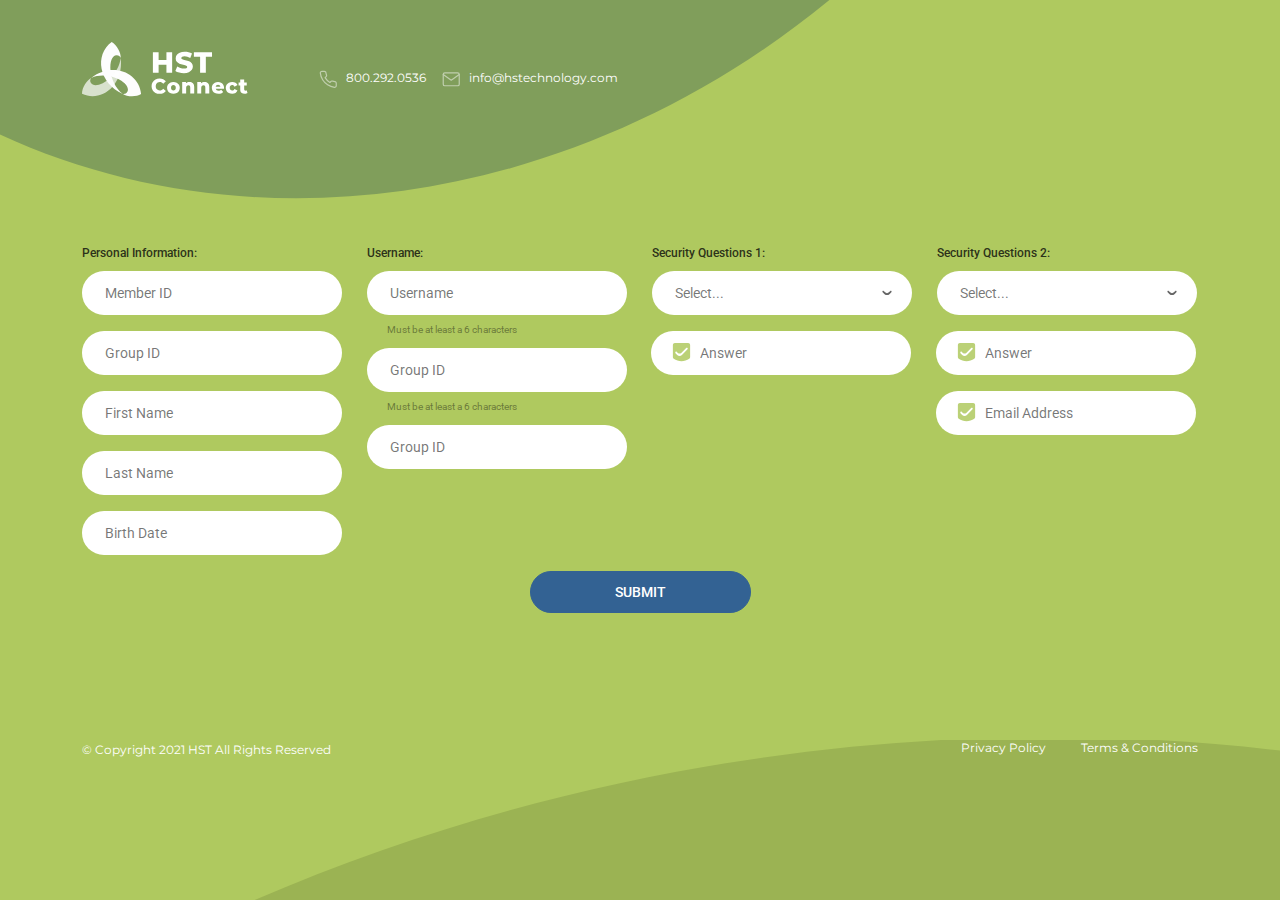
<file: signup.html>
<!DOCTYPE html>
<html lang="en">

<head>
    <meta charset="UTF-8">
    <meta http-equiv="X-UA-Compatible" content="IE=edge">
    <meta name="viewport" content="width=device-width, initial-scale=1.0">
    <title>HTS SIGNUP</title>

    <link href="https://stackpath.bootstrapcdn.com/font-awesome/4.7.0/css/font-awesome.min.css" rel="stylesheet"
        integrity="sha384-wvfXpqpZZVQGK6TAh5PVlGOfQNHSoD2xbE+QkPxCAFlNEevoEH3Sl0sibVcOQVnN" crossorigin="anonymous">

    <link rel="preconnect" href="https://fonts.googleapis.com">
    <link rel="preconnect" href="https://fonts.gstatic.com" crossorigin>
    <link href="https://fonts.googleapis.com/css2?family=Montserrat:wght@400;500;900&display=swap" rel="stylesheet">
    <link href="https://fonts.googleapis.com/css2?family=Roboto:wght@400;500;700&display=swap" rel="stylesheet">

    <link rel="stylesheet" href="./assets/css/bootstrap.min.css">
    <link rel="stylesheet" href="./assets/css/style.css">
    <link rel="stylesheet" href="./assets/css/responsive.css">
</head>

<body class="green-screen none-green">
    <div id="main-div">
        <img class="bg-shape1" src="./assets/images/background/top-shape.svg" alt="top-shape">

        <!-- ================================================================
                                navbar html start
         ================================================================ -->
        <nav class="navbar navbar-expand-lg">
            <div class="container">
                <a class="navbar-brand logo" href="index.html">
                    <img src="./assets/images/Nav/logo.svg" alt="logo">
                </a>
                <button class="navbar-toggler" type="button" data-bs-toggle="collapse"
                    data-bs-target="#navbarSupportedContent" aria-controls="navbarSupportedContent"
                    aria-expanded="false" aria-label="Toggle navigation">
                    <i class="fa fa-bars" aria-hidden="true"></i>
                </button>
                <div class="collapse navbar-collapse" id="navbarSupportedContent">
                    <ul class="navbar-nav me-auto no-profile mb-2 mb-lg-0">
                        <li class="nav-item">
                            <div class="contact">
                                <a href="tel:800.292.0536" class="small-mon"><img
                                        src="./assets/images/Nav/phone-call.svg" alt="phone-call">800.292.0536</a>
                            </div>
                        </li>
                        <li class="nav-item">
                            <div class="contact">
                                <a href="mailto: INFO@HSTECHNOLOGY.COM" class="small-mon"><img
                                        src="./assets/images/Nav/mail.svg" alt="mail">info@hstechnology.com</a>

                            </div>
                        </li>
                    </ul>
                </div>
            </div>
        </nav>
        <!-- ================================================================
                                navbar html end
         ================================================================ -->
        <!-- ================================================================
                                signup html start
         ================================================================ -->
        <section id="hts-signup">
            <div class="container">
                <div class="signup-content">
                    <div class="row">
                        <div class="col-xxl-12">
                            <form>
                                <div class="row">
                                    <div class="col-xxl-3 col-xl-3 col-lg-3 col-md-6">
                                        <div class="mb-3">
                                            <label for="inputLabel" class="smediumx12-ro mb-2">Personal
                                                Information:</label>
                                            <input type="text" class="signup-input ssmallx14-ro" id="inputLabel"
                                                placeholder="Member ID">
                                        </div>
                                        <div class="mb-3">
                                            <input type="text" class="signup-input ssmallx14-ro" placeholder="Group ID">
                                        </div>
                                        <div class="mb-3">
                                            <input type="text" class="signup-input ssmallx14-ro"
                                                placeholder="First Name">
                                        </div>
                                        <div class="mb-3">
                                            <input type="text" class="signup-input ssmallx14-ro"
                                                placeholder="Last Name">
                                        </div>
                                        <div class="mb-3">
                                            <input type="text" class="signup-input ssmallx14-ro"
                                                placeholder="Birth Date">
                                        </div>
                                    </div>
                                    <div class="col-xxl-3  col-xl-3 col-lg-3 col-md-6">
                                        <div class="mb-2">
                                            <label for="inputLabel" class="smediumx12-ro mb-2">Username: </label>
                                            <input type="text" class="signup-input ssmallx14-ro" id="inputLabel"
                                                placeholder="Username" aria-describedby="userHelp">
                                            <div id="userHelp" class="signup-text ssmallx10-ro">Must be at least a 6
                                                characters</div>
                                        </div>
                                        <div class="mb-2">
                                            <input type="text" class="signup-input ssmallx14-ro" placeholder="Group ID"
                                                aria-describedby="userHelp">
                                            <div id="userHelp" class="signup-text ssmallx10-ro">Must be at least a 6
                                                characters</div>
                                        </div>
                                        <div class="mb-1">
                                            <input type="text" class="signup-input ssmallx14-ro" placeholder="Group ID">
                                        </div>
                                    </div>
                                    <div class="col-xxl-3  col-xl-3 col-lg-3 col-md-6">
                                        <div class="mb-3">
                                            <label for="inputLabel" class="smediumx12-ro mb-2">Security Questions
                                                1:</label>
                                            <select class="form-select signup-input signup-select ssmallx14-ro"
                                                aria-label="Default select example">
                                                <option selected>Select...</option>
                                                <option value="1">One</option>
                                                <option value="2">Two</option>
                                                <option value="3">Three</option>
                                            </select>
                                        </div>
                                        <div class="input-group mb-3">
                                            <span class="signup-group-text"><img src="assets/images/signup/beenhere.svg"
                                                    alt="beenhere"></span>
                                            <input type="text" class="signup-input ssmallx14-ro signup-group"
                                                placeholder="Answer">
                                        </div>
                                    </div>
                                    <div class="col-xxl-3  col-xl-3 col-lg-3 col-md-6">
                                        <div class="mb-3">
                                            <label for="inputLabel" class="smediumx12-ro mb-2">Security Questions
                                                2:</label>
                                            <select class="form-select signup-input signup-select ssmallx14-ro"
                                                aria-label="Default select example">
                                                <option selected>Select...</option>
                                                <option value="1">One</option>
                                                <option value="2">Two</option>
                                                <option value="3">Three</option>
                                            </select>
                                        </div>
                                        <div class="input-group mb-3">
                                            <span class="signup-group-text"><img src="assets/images/signup/beenhere.svg"
                                                    alt="beenhere"></span>
                                            <input type="text" class="signup-input ssmallx14-ro signup-group"
                                                placeholder="Answer">
                                        </div>
                                        <div class="input-group mb-3">
                                            <span class="signup-group-text"><img src="assets/images/signup/beenhere.svg"
                                                    alt="beenhere"></span>
                                            <input type="email" class="signup-input ssmallx14-ro signup-group"
                                                placeholder="Email Address">
                                        </div>
                                    </div>
                                </div>
                                <div class="signup-form-btn">
                                    <button type="submit" class="signup-btn smediumx14-ro">SUBMIT</button>
                                </div>
                            </form>
                        </div>
                    </div>
                </div>
            </div>
        </section>

        <!-- ================================================================
                                    signup html end
             ================================================================ -->

        <!-- ================================================================
                                footer html start
         ================================================================ -->

        <section id="footer-part">
            <div class="container">
                <div class="main">
                    <div class="copy">
                        <p class="small-mon"> &copy; Copyright 2021 HST All Rights Reserved</p>
                    </div>
                    <div class="term">
                        <a href="#" class="small-mon">Privacy Policy</a>
                        <a href="#" class="small-mon">Terms & Conditions</a>
                    </div>
                </div>
            </div>
        </section>
        <!-- ================================================================
                                footer html end
         ================================================================ -->

    </div>
    <script src="./assets/js/jquery-3.3.1.slim.min.js"></script>
    <script src="./assets/js/bootstrap.bundle.min.js"></script>
    <script src="./assets/js/script.js"></script>
</body>

</html>
</file>
<file: assets/css/style.css>
/*==================================================
                common css start
  ==================================================*/

* {
  margin: 0;
  padding: 0;
}

ul,
ol {
  list-style: none;
}

a,
a:hover,
a:focus {
  text-decoration: none;
  display: inline-block;
}

h1,
h2,
h3,
h4,
h5,
h6,
p {
  margin: 0;
  padding: 0;
}

html,
body {
  overflow-x: hidden;

}

.green-screen {
  background: #afc95f;
  position: relative;
}

.green-screen::after {
  background: url(../images/background/round.svg) no-repeat right;
  position: absolute;
  bottom: 0;
  right: 0;
  z-index: -1;
  content: '';
  height: 800px;
  width: 1000px;
}

.green-screen::before {
  background: url(../images/background/bottom-shape.svg) no-repeat right;
  position: absolute;
  bottom: 0;
  right: 0;
  z-index: -1;
  content: '';
  height: 200px;
  width: 1500px;
}

.blue-screen {
  background: #54AEE3;
  position: relative;
}

.blue-screen::after {
  background: url(../images/background/msg-bottom-shape.svg) no-repeat bottom;
  position: absolute;
  bottom: 0;
  right: 0;
  content: '';
  z-index: -1;
}

#main-div {
  position: relative;
  height: auto;
}

.main-div-blue {
  position: relative;
}

.bg-shape1 {
  position: absolute;
  top: 0;
  left: 0;
}

.bg-shape3 {
  position: absolute;
  top: 0;
  left: 0;
}

.none-green::after {
  display: none;
}

.hst-btn {
  width: 369px;
  height: 46px;
  background: #336293;
  border: 0.6px solid #336293;
  border-radius: 30px;
}

.hst-mt-27 {
  margin-top: 27px;
}

.hst-mt-59 {
  margin-top: 120px;
}

.bg-celery {
  background: #AFC95F !important;
}

.hst-pt-90 {
  padding-top: 90px;
}

.desk-none {
  display: none;
}

/*==================================================
                common css end
  ==================================================*/
/*==================================================
                fonts css start
  ==================================================*/

.blackx14-ro {
  font-family: "Roboto", sans-serif;
  font-size: 14px;
  line-height: 24px;
  font-weight: 900;
  color: #fff;
}

.boldx18-ro {
  font-family: "Roboto", sans-serif;
  font-size: 18px;
  line-height: 22px;
  font-weight: 700;
  color: #fff;
}

.boldx14-ro {
  font-family: "Roboto", sans-serif;
  font-size: 14px;
  line-height: 28px;
  font-weight: 700;
  color: #fff;
}

.boldx12-ro {
  font-family: "Roboto", sans-serif;
  font-size: 12px;
  line-height: 18px;
  font-weight: 700;
  color: #fff;
}

.boldx14-18-ro {
  font-family: "Roboto", sans-serif;
  font-size: 14px;
  line-height: 18px;
  font-weight: 700;
  color: #fff;
}

.mediumx14-ro {
  font-family: "Roboto", sans-serif;
  font-size: 14px;
  line-height: 18px;
  font-weight: 500;
  color: #fff;
}

.mediumx18-ro {
  font-family: "Roboto", sans-serif;
  font-size: 18px;
  line-height: 22px;
  font-weight: 500;
  color: #fff;
}

.mediumx12-ro {
  font-family: "Roboto", sans-serif;
  font-size: 12px;
  line-height: 18px;
  font-weight: 500;
  color: #fff;
}

.regular12-ro {
  font-family: "Roboto", sans-serif;
  font-size: 12px;
  line-height: 18px;
  font-weight: 400;
  color: #fff;
}

.regular14-ro {
  font-family: "Roboto", sans-serif;
  font-size: 14px;
  line-height: 22px;
  font-weight: 400;
  color: #fff;
}

.regular24-ro {
  font-family: "Roboto", sans-serif;
  font-size: 24px;
  line-height: 28px;
  font-weight: 400;
  color: #fff;
}

.small-mon {
  font-family: 'Montserrat', sans-serif;
  font-size: 14px;
  line-height: 16px;
  color: #fff;
}

.sboldx18-ro {
  font-family: "Roboto", sans-serif;
  font-size: 18px;
  line-height: 22px;
  font-weight: 700;
  color: #fff;
}

.sboldx14-ro {
  font-family: "Roboto", sans-serif;
  font-size: 14px;
  line-height: 28px;
  font-weight: 700;
  color: #fff;
}

.smediumx18-ro {
  font-family: "Roboto", sans-serif;
  font-size: 18px;
  line-height: 22px;
  font-weight: 500;
  color: #fff;
}

.sboldx20l24-ro {
  font-family: "Roboto", sans-serif;
  font-size: 20px;
  line-height: 24px;
  font-weight: 700;
}

.sboldx20-ro {
  font-family: "Roboto", sans-serif;
  font-size: 20px;
  line-height: 12px;
  font-weight: 700;
}

.sboldx22-ro {
  font-family: "Roboto", sans-serif;
  font-size: 22px;
  line-height: 12px;
  font-weight: 700;
}

.sboldx14l18-ro {
  font-family: "Roboto", sans-serif;
  font-size: 14px;
  line-height: 18px;
  font-weight: 700;
}

.sboldx14l12-ro {
  font-family: "Roboto", sans-serif;
  font-size: 14px;
  line-height: 12px;
  font-weight: 700;
}

.sboldx12-ro {
  font-family: "Roboto", sans-serif;
  font-size: 12px;
  line-height: 18px;
  font-weight: 700;
}

.smediumx18l18-ro {
  font-family: "Roboto", sans-serif;
  font-size: 18px;
  line-height: 18px;
  font-weight: 500;
  color: #6695B1;
}

.smediumx24-ro {
  font-family: "Roboto", sans-serif;
  font-size: 24px;
  line-height: 22px;
  font-weight: 500;
  color: #2B4C6E;
}

.smediumx24l28-ro {
  font-family: "Roboto", sans-serif;
  font-size: 24px;
  line-height: 28px;
  font-weight: 500;
}

.smediumx14-ro {
  font-family: "Roboto", sans-serif;
  font-size: 14px;
  line-height: 18px;
  font-weight: 500;
  color: #fff;
}

.smediumx14l16-ro {
  font-family: "Roboto", sans-serif;
  font-size: 14px;
  line-height: 16px;
  font-weight: 500;
}

.smediumx12-ro {
  font-family: "Roboto", sans-serif;
  font-size: 12px;
  line-height: 20px;
  font-weight: 500;
  color: rgba(7, 7, 7, 0.8);
  ;
}

.ssmallx14-ro {
  font-family: "Roboto", sans-serif;
  font-size: 14px;
  line-height: 18px;
  font-weight: 400;
  color: #fff;
}

.ssmallx14l24-ro {
  font-family: "Roboto", sans-serif;
  font-size: 14px;
  line-height: 24px;
  font-weight: 400;
}

.ssmallx12-ro {
  font-family: "Roboto", sans-serif;
  font-size: 12px;
  line-height: 18px;
  font-weight: 400;
  color: rgba(0, 0, 0, 0.87);
}

.ssmallx9-ro {
  font-family: "Roboto", sans-serif;
  font-size: 9px;
  line-height: 20px;
  font-weight: 400;
  color: rgba(0, 0, 0, 0.54);
}

.ssmallx10-ro {
  font-family: "Roboto", sans-serif;
  font-size: 10px;
  line-height: 20px;
  font-weight: 400;
}

.ssmall-mon {
  font-family: 'Montserrat', sans-serif;
  font-size: 14px;
  line-height: 16px;
  color: #fff;
}

.ssmallx18-mon {
  font-family: 'Montserrat', sans-serif;
  font-size: 18px;
  line-height: 20px;
  font-weight: 400;
  color: #fff;
}

.sblackx62-mon {
  font-family: 'Montserrat', sans-serif;
  font-weight: 900;
  font-size: 62px;
  line-height: 102.1%;
  color: #fff;
}

.sboldx14l24-ro {
  font-family: "Roboto", sans-serif;
  font-size: 14px;
  line-height: 24px;
  font-weight: 700;
}

.mediumx10l11-ro {
  font-family: "Roboto", sans-serif;
  font-size: 10px;
  line-height: 11px;
  font-weight: 500;
}

/*==================================================
                fonts css end
  ==================================================*/
/*==================================================
                navbar css start
  ==================================================*/
.navbar {
  position: absolute !important;
  width: 100% !important;
  z-index: 999;
}
.navbar .desk {
  display: none;
}

.no-profile {
  padding-left: 50px;
  padding-bottom: 30px;
}

.navbar {
  padding-top: 20px;
  padding-bottom: 20px;
}

.navbar ul li .contact {
  padding-top: 45px;
  margin-right: 30px;
}

.navbar ul li .contact img {
  margin-right: 12px;
}

.navbar ul li .contact a {
  text-transform: lowercase;
}

.navbar ul li .contact a:hover {
  color: #fff;
}

.navbar ul li .profile {
  display: flex;
  margin-left: 230px;
}

.navbar ul li .profile .name {
  text-align: right;
  margin-right: 23px;
  padding-top: 45px;
}

.navbar ul li .profile .image {
  position: relative;
}

.navbar ul li .profile .image .circle {
  width: 112px;
  height: 112px;
  background: hsl(0, 0%, 100%, 15%);
  border-radius: 50%;
  position: relative;
}

.navbar ul li .profile .image .circle .main-photo {
  width: 93px;
  height: 93px;
  border-radius: 50%;
  position: absolute;
  left: 50%;
  top: 50%;
  transform: translate(-50%, -50%);
  border: 2px solid #fff;
}

.navbar ul li .profile .image .circle .main-photo img {
  width: 100%;
  height: 100%;
}

.navbar ul li .profile .image .edit {
  width: 32px;
  height: 32px;
  background: #6695b1;
  border-radius: 50%;
  position: relative;
}

.navbar ul li .profile .image .edit img {
  position: absolute;
  top: 50%;
  left: 50%;
  transform: translate(-50%, -50%);
}

.navbar ul li .profile .image .edit-pro {
  position: absolute;
  bottom: 8px;
  left: -3px;
}

.navbar .e-mail {
  width: 45px;
  height: 45px;
  background: #fff;
  border-radius: 50%;
  position: relative;
  margin-left: 15px;
  margin-top: 35px;
}

.navbar .e-mail img {
  position: absolute;
  top: 50%;
  left: 50%;
  transform: translate(-50%, -50%);
}

.navbar ul li .nav-custom-btn {
  padding: 10px 50px;
  border: 1px solid #fff;
  background: #63c7ff;
  border-radius: 30px;
  margin-left: 25px;
  margin-top: 35px;
}

.navbar ul li .nav-custom-btn:hover {
  color: #fff;
}

/* Navbar Popup Css Start */
#changePhoto {

  overflow-y: hidden;
  padding-right: 0 !important;

}

#changePhoto .modal-dialog {
  width: 395px;
  margin: 140px 372px 50px auto;
}

#changePhoto .modal-dialog .modal-content {
  width: 395px;
  background: #FFFFFF;
  box-shadow: 0px 0px 15px rgba(0, 0, 0, 0.15);
  border-radius: 13.9982px;
}

#changePhoto .modal-content .modal-header {
  border-bottom: 0;
  padding-bottom: 0;
}

#changePhoto .modal-header .changepic-close {
  border: none;
  background: none;
  margin-left: auto;
}

#changePhoto .modal-content .modal-body {
  padding: 0px 42px 59px 46px;
}

#changePhoto .modal-body .changepic-content h2 {
  color: #2B4C6E;
  padding-bottom: 32px;
}

#changePhoto .changepic-content .changeUser-photo {
  width: 200px;
  height: 200px;
  background-position: center center;
  background-size: cover;
  background-repeat: no-repeat;
  margin: 0 auto;
}

#changePhoto .changepic-content .change-options {
  display: flex;
  align-items: center;
  justify-items: center;
}

#changePhoto .change-options a {
  padding-right: 34px;
  color: #3D3D3D;
}

#changePhoto .change-options a span {
  padding-left: 13px;
}

#changePhoto .changepic-content p {
  color: rgba(0, 0, 0, 0.87);
  padding-bottom: 30px;
}

#changePhoto .change-input input[type=file] {
  position: absolute;
  filter: alpha(opacity=0);
  opacity: 0;
  width: 140px;
}

#changePhoto .change-input input[type=file]+label {
  cursor: pointer;
  position: relative;
  z-index: 2;
}

#changePhoto .change-input .fileUpload-label {
  display: flex;
  align-items: center;
  justify-items: center;
}

#changePhoto .change-input .fileUpload-label span {
  padding-right: 9px;
  cursor: pointer;
}

#changePhoto .remove-photo {
  width: 319.56px;
  padding: 14px 106px;
  background: #AFC95F;
  border-radius: 30px;
  color: #FFFFFF;
  text-transform: uppercase;
  margin-top: 50px;
}

/* Navbar Popup Css End */
/*==================================================
                navbar css end
  ==================================================*/
/*==================================================
                tabs-part css start
  ==================================================*/
#tabs-part {
  position: relative;
  z-index: 1;
  padding-top: 150px;
}

#tabs-part .tab-content {
  height: 635px;
  background: #F0F0F0;
  border-top-left-radius: 14px;
  border-top-right-radius: 14px;
  border-bottom-left-radius: 14px;
  border-bottom-right-radius: 14px;
  position: relative;
  padding-top: 45px;
  padding-left: 40px;
  padding-right: 40px;
  margin-top: -10px;
}

#tabs-part .nav-tabs {
  border-bottom: none;
}

#tabs-part ul li button {
  color: #989898;
  background: #E0E0E0;
  margin-right: 3px;
  padding: 13px 70px;
  border-top-left-radius: 14px;
  border-top-right-radius: 14px;
  margin-top: 10px;
}

#tabs-part ul li .active {
  font-size: 24px;
  line-height: 28px;
  color: #2B4C6E;
  background: #F0F0F0;
  padding-top: 20px;
  padding-left: 75px;
  padding-right: 75px;
  margin-top: 0;
}

.nav-tabs .nav-item.show .nav-link,
.nav-tabs .nav-link.active {
  border: none;
}

.fade {
  transition: none;
}

/* ---------------------procedures start----------------- */


#tabs-part .tab-content::after {
  background: url(../images/tabs/tab-bg.svg) no-repeat right;
  height: 100%;
  width: 928px;
  content: '';
  position: absolute;
  bottom: 0;
  right: 0;
}

.number {
  display: flex;
}

.number span {
  display: inline-block;
  color: #6695B1;
  background: #fff;
  padding: 10px;
  border-radius: 10px;
  box-shadow: 0px 4px 4px 0px #00000040;
  margin-right: 20px;
}

.number p {
  color: #2B4C6E;
  padding-top: 10px;
}

.number .widt {
  width: 160px;
}

/*--- human body part start---- */
#area {
  text-align: left !important;
}

.human-body {

  height: 500px !important;
  margin: 0 !important;
  z-index: 9999;

}

/*--- human body part end---- */
.main-procedure {
  position: relative;
  z-index: 1;
}

.information-box {
  position: relative;
  z-index: 1;
  margin-top: 20px;
  padding-left: 45px;
}

.selector-box .dropdown-div {
  width: 346px;
  color: #6695B1;
  box-shadow: 0px 0px 6px 0px #00000040;
  border-radius: 45px;
  padding: 8px 20px;
  border: 1px solid #fff;
}

.selector-box .dropdown-div option {
  color: #5F5757;
}

.selector-box .dropdown-div {
  background-image: url(../images/tabs/dropdown-shape.svg);
  background-position: right 20px center;
  background-size: 12px;
}

.selector-box .form-select:focus {
  outline: 0;
  box-shadow: 0px 0px 6px 0px #00000040;
  border-color: 1px solid #fff;
}

.information-box .body-link {
  color: #6695B1;
  margin-top: 12px;
  margin-bottom: 30px;
  display: inline-block;
}

.information-box .body-link a {
  color: #9BB353;

}
.selector-box .color {
  color: #5F5757;
  line-height: 26px;
}
.radio-checkbox {
  margin-top: 26px;
  border-radius: 12px;
  background: #fff;
  width: 346px;
  border: 1px solid #646465;
}
.radio-checkbox .label-design {
  display: block;
  position: relative;
  padding-left: 20px;
  padding-top: 20px;
  padding-bottom: 15px;
  padding-right: 60px;
  cursor: pointer;
  width: 345px;
  color: #5F5757;
  border-bottom: 1px solid #8D8D8D;
  -webkit-user-select: none;
  -moz-user-select: none;
  -ms-user-select: none;
  user-select: none;
}

.radio-checkbox .no-bor {
  border: none;
}

/* Hide the browser's default radio button */
.radio-checkbox .label-design input {
  position: absolute;
  opacity: 0;
  cursor: pointer;
}

/* Create a custom radio button */
.radio-checkbox .checkmark {
  position: absolute;
  top: 20px;
  right: 20px;
  height: 20px;
  width: 20px;
  background-color: #fff;
  border-radius: 50%;
  border: 1px solid #8D8D8D;
}

/* On mouse-over, add a grey background color */
.radio-checkbox .label-design:hover input~.checkmark {
  background-color: #fff;
}

/* When the radio button is checked, add a blue background */
.radio-checkbox .label-design input:checked~.checkmark {
  background-color: #AFC95F;
  border: 1px solid #AFC95F;
}

/* Create the indicator (the dot/circle - hidden when not checked) */
.radio-checkbox .checkmark:after {
  content: "";
  position: absolute;
  display: none;
}

/* Show the indicator (dot/circle) when checked */
.radio-checkbox .label-design input:checked~.checkmark:after {
  display: block;
}

/* Style the indicator (dot/circle) */
.radio-checkbox .label-design .checkmark:after {
  top: 50%;
  left: 50%;
  width: 100%;
  height: 100%;
  border-radius: 50%;
  background: url(../images/tabs/done.svg) no-repeat center;
  transform: translate(-50%, -50%);
}
.information-box .sub-button {
  background: #AFC95F;
  width: 320px;
  padding: 14px 132px;
  border-radius: 30px;
  box-shadow: none;
  border: 0;
  margin-top: 40px;
}

/* ---------------------procedures end----------------- */
/* ---------------------provider start----------------- */
.information-box .provider-pra {
  font-size: 13px;
  line-height: 19px;
  color: #757575;
  width: 297px;
  padding-top: 20px;
}

.information-box .provide-selector {
  margin-bottom: 26px;
}

.first-pad {
  padding-left: 0;
}

.find-provider .information-box {
  margin-top: 3px;
}

.find-provider .first-sub-button {
  margin-top: 90px;
}

.find-provider .first {
  display: flex;
}

.find-provider .first .number-one {
  margin-right: 20px;
}

.find-provider .second .number-one .city {
  position: relative;
  z-index: 1;
}

.find-provider .second {
  display: flex;
  padding-left: 55px;
}

.find-provider .top-selector {
  margin-bottom: 10px;
}

.find-provider .second-radio {
  margin-top: 22px;
}

.find-provider .special-selct {
  margin-top: 20px;
  margin-bottom: 18px;
}

.find-provider .special-selct select p {
  color: #646465 !important
}

.find-provider .no-padpra {
  padding-top: 6px;
}

/* ---------------------provider end----------------- */

/* ---------------------benefit start----------------- */
.benifts {
  padding-top: 10px;
  padding-left: 60px;
  position: relative;
  z-index: 1;
}

.benifts .plane .calender {
  margin-top: 45px;
  margin-bottom: 25px;
}

.benifts .plane .calender a {
  background: #fff;
  width: 320px;
  padding: 15px 15px;
  color: #6695B1;
  box-shadow: 1px 1px 6px 0px #0000001A;
  border-radius: 40px;
  display: flex;
  justify-content: space-between;
}

.benifts .plane .calender a .calen {
  margin-right: 10px;
  margin-left: 10px;
  margin-bottom: 5px;
}
.benifts .plane .deductible {
  background: #fff;
  padding: 15px 25px 10px 15px;
  width: 320px;
  border-radius: 12px;
  box-shadow: 1px 1px 6px 0px #00000012;
  margin-bottom: 15px;
}

.benifts .plane .deductible h3 {
  color: #2B4C6E;
}

.benifts .plane .deductible h3 span {
  color: #AFC95F;
}

.benifts .plane .deductible .progre {
  display: flex;
  justify-content: space-between;
  margin-bottom: 5px;
}

.benifts .plane .deductible .progre .text p {
  color: #646465;
}

.benifts .plane .deductible .progre .text p span {
  color: #AFC95F;
}

.benifts .information {
  position: relative;
  z-index: 1;
  width: 320px;
}

.benifts .information .number {
  margin-bottom: 15px;
}

.benifts .information .image {
  width: 124px;
  height: 135px;
  margin: auto;
}

.benifts .information image img {
  width: 100%;
  height: 100%;
}

.benifts .information .info-edit {
  font-size: 16px;
  line-height: 12px;
  color: #263238;
  padding: 18px 90px;
  background: #fff;
  border-radius: 60px;
  box-shadow: 0px 4px 4px 0px #00000040;
  margin-top: 20px;
  margin-bottom: 30px;
}

.benifts .information .g-info .g-info-heading {
  line-height: 18px;
  color: #263238;
  margin-bottom: 20px;

}

.benifts .information .g-info .datas {
  display: flex;
  color: #263238;
  line-height: 18px;
}

.benifts .information .g-info .datas ul {
  padding-left: 0;
}

.benifts .information .g-info .datas ul li {
  margin-bottom: 8px;
}

.benifts .information .g-info .datas ul li a {
  color: #2D55BC;
}

.benifts .information .g-info .datas ul li a:hover {
  color: #2D55BC;
}

.benifts .information .g-info .datas .second-col {
  margin-left: 100px;
}

.benifts .upload {
  position: relative;
  z-index: 1;
}

.benifts .upload textarea {
  color: #6695B1;
  padding: 20px 20px;
  border-radius: 12px;
  resize: none;
  margin-top: 40px;
  border: 0.5px solid #646465
}

.benifts .upload textarea:focus-visible {
  outline: 0;
}

/*------------------ customize  file type input design start-------------- */
.benifts .upload .attachment-btn {
  width: 249px;
  margin-top: 20px;
}

.benifts .upload label {
  display: inline-block;
  width: 5em;
  padding: 0 1em;
  text-align: right;

}

/* Hide the file input using
opacity */
.benifts .upload [type=file] {
  position: absolute;
  filter: alpha(opacity=0);
  opacity: 0;
}

.benifts .upload input,
.benifts .upload [type=file]+label {
  border: 0;
  border-radius: 30px;
  text-align: left;
  padding-top: 13px;
  padding-bottom: 13px;
  width: 249px;
  margin: 0;
  left: 0;
  position: relative;
}

.benifts .upload [type=file]+label {
  text-align: center;
  left: 0;
  top: 0;
  /* Decorative */
  background: #2B4C6E;
  color: #fff;
  border: none;
  cursor: pointer;
}

/*---------------- customize  file type input design end ----------------*/
.benifts .upload .upload-send {
  background: #AFC95F;
  padding: 13px 108px;
  border: 0;
  border-radius: 30px;
  margin-top: 15px;
}

.deductible .text {
  padding-top: 13px;
}

.benefit-progresbar .progress-circle {
  position: relative;
  display: inline-block;
  width: 48px;
  height: 48px;
  border-radius: 50%;
  background-color: #ebebeb;
}

.benefit-progresbar .progress-circle:after {
  content: '';
  display: inline-block;
  width: 100%;
  height: 100%;
  border-radius: 50%;
  -webkit-animation: colorload 2s;
  animation: colorload 2s;
}

.benefit-progresbar .progress-circle span {
  color: #6695B1;
  position: absolute;
  left: 24px;
  top: 24.4px;
  display: block;
  width: 35px;
  height: 35px;
  line-height: 38px;
  margin-left: -17px;
  margin-top: -18px;
  text-align: center;
  border-radius: 50%;
  background: #fff;
  z-index: 1;
}
.benefit-progresbar .progress-circle span:after {
  content: "%";
  font-weight: 600;
  color: #6695B1;
}


/* ---------------------benefit end----------------- */
/* ---------------------plan start----------------- */
.plan {
  padding-top: 60px;
  padding-left: 120px;
  position: relative;
  z-index: 1;
}

.plan h2 {
  color: #6695B1;
  width: 264px;
  margin-bottom: 50px;
}

.plan .one {
  color: rgba(0, 0, 0, 0.54);
  width: 319px;
  margin-bottom: 20px;
}

.plan .one label {
  width: 130px;
  text-align: left;
}

.plan .one input {
  padding: 13px 18px;
  border-radius: 30px;
  box-shadow: 0px 0px 6px 0px #00000040;
  border: 0;
  background: #F4F4F4;
  color: rgba(0, 0, 0, 0.54);
}

.plan .one .form-control::placeholder {

  font-weight: 400;
  font-weight: 400;
}

/* ---------------------plan end----------------- */
/* ---------------------pricing start----------------- */

.pricing {
  padding-top: 40px;
  padding-left: 90px;
  position: relative;
  z-index: 1;
}

.pricing .price-logo {
  width: 378px;
  height: 62px;
}

.pricing .price-logo img {
  width: 100%;
  height: 100%;
}

.pricing h5 {
  line-height: 18px;
  color: #000000;
  width: 340px;
  margin-top: 35px;
  margin-bottom: 25px;
}

.pricing .drug-name {
  margin-bottom: 20px;
}

.pricing .drug-name input {
  width: 320px;
}

.pricing input {
  line-height: 18px;
  color: rgba(0, 0, 0, 0.87);
  border: 0;
  box-shadow: 0px 0px 6px 0px #00000040;
  background: #F4F4F4;
  padding: 13px 20px;
  border-radius: 30px;
}

.pricing input:focus-visible {
  outline: 0;
}

.pricing .main {
  display: flex;
}

.pricing .main .zip input {
  width: 154px;
}


.pricing .main .search button {
  background: #CB366B;
  border: 0;
  padding: 13px 50px;
  border-radius: 30px;
  margin-left: 10px;
}

.pricing .get-card {
  background: #CB366B;
  border-radius: 30px;
  padding: 14px 60px;
  margin-top: 130px;


}

.pricing .get-card:hover {
  color: #fff;
}

/* ---------------------pricing end----------------- */
/* ---------------------provider2 page start----------------- */
#provider2 {
  position: relative;
  z-index: 1;
  padding-right: 20px;
  padding-top: 20px;
}

#provider2 .hospital {
  padding-left: 20px;
}

#provider2 .hospital-image {
  width: 270px;
  height: 270px;
  margin-top: 55px;
}

#provider2 .hospital-image img {
  width: 100%;
  height: 100%;
}

#provider2 .back-btn-provider {
  font-size: 16px;
  line-height: 32px;
  color: #2B4C6E;
  margin-top: 120px;
}

#provider2 .back-btn-provider:hover {
  color: #2B4C6E;
}

#provider2 .back-btn-provider img {

  margin-right: 10px;

}

#provider2 .all-searches {
  padding-left: 25px;
}

#provider2 .search-head {
  display: flex;
  justify-content: space-between;
  position: absolute;
  width: 939px;
  background: #F0F0F0;
  padding-bottom: 25px;
  padding-right: 37px;
  padding-top: 10px;
}

#provider2 .search-head .shead-left {
  display: flex;
  padding-top: 7px;
}

#provider2 .search-head .shead-left .found {
  color: #6695B1;
  font-size: 14px;
  line-height: 24px;
  margin-right: 50px;

}

#provider2 .search-head .shead-left .found span {
  color: #000000;
}

#provider2 .search-head .shead-right .shead-btn {
  font-size: 10px;
  line-height: 11px;
  background: #2B4C6E;
  border-radius: 30px;
  padding: 10px 25px;
  margin-left: 20px;
}

#provider2 .search-head .shead-right .shead-btn:hover {
  color: #fff;
}

#searchFilters .modal-dialog {
  width: 360px;
  padding: 25px 9px 25px 19px;
  background: #959595;
  border: 2px solid #FFFFFF;
  box-sizing: border-box;
  border-radius: 25px;
  margin-top: 324px;
  margin-left: 1270px;
}

#searchFilters .modal-dialog .modal-content {
  background: #959595;
  border: none;
}

#searchFilters .modal-content .modal-body {
  padding: 0;
}

#searchFilters .modal-content .radio-inputs h3 {
  color: #FFFFFF;
  padding-bottom: 5px;
}

#searchFilters .radio-inputs .filter-inputs {
  width: 327px;
  display: flex;
  align-items: center;
  flex-flow: row wrap;
  margin-bottom: 21px;
}

#searchFilters .filter-inputs .radio-input {
  margin: 0px 7px 8px 0px;
}

#searchFilters .radio-input input[type=radio] {
  position: absolute;
  visibility: hidden;
  display: none;
}

#searchFilters .radio-input label {
  width: 101.72px;
  background: #2B4C6E;
  border-radius: 30px;
  color: #FFFFFF;
  text-align: center;
  display: inline-block;
  cursor: pointer;
  padding: 9px 0px;
}

#searchFilters .radio-input input[type=radio]:checked+label {
  width: 101.72px;
  padding: 9px 0px;
  background: #AFC95F;
  border-radius: 30px;
  color: #FFFFFF;
}

#searchFilters .filter-btn {
  padding: 14px 112px;
  background: #AFC95F;
  border-radius: 30px;
  border: none;
}

#searchFilters .filter-text-left {
  text-align: left !important;
  padding: 4px 0px 4px 12px !important;
}

#provider2 .main-search-box {
  overflow-y: scroll;
  scrollbar-color: #AFC95F #fff;
  scrollbar-width: 8px;
  scrollbar-width: thin;
  height: 500px;
  padding-top: 55px;

}

#provider2 .main-search-box::-webkit-scrollbar {
  width: 8px;
  background: #ffffff;
  box-shadow: 1px 1px 6px 0px #00000012;
  border-radius: 15px;
  -webkit-border-radius: 15px;
  -webkit-box-shadow: 1px 1px 6px 0px #00000012;
}

#provider2 .main-search-box::-webkit-scrollbar-thumb {
  width: 8px;
  background: #AFC95F;
  border-radius: 15px;
  border-radius: 15px;
  -webkit-border-radius: 15px;
  box-shadow: 1px 1px 6px 0px #00000012;

}

#provider2 .main-search-box .search-box {
  background: #fff;
  padding: 24px 30px 24px 15px;
  margin-top: 15px;
  width: 900px;
  border-radius: 12px;
  display: flex;
  justify-content: space-between;
  box-shadow: 1px 1px 6px 0px #00000012;

}

#provider2 .main-search-box .search-box-left .sbox-heading {
  line-height: 24px;
  color: #8FA93F;
  margin-bottom: 20px;
}

#provider2 .main-search-box .search-box-left .sbox-pragraph {
  font-size: 12px;
  line-height: 18px;
  color: #373839;
}

#provider2 .main-search-box .search-box-left .sbox-phone {
  font-size: 12px;
  line-height: 18px;
  color: #327FCF;
  margin-top: 12px;
  margin-bottom: 5px;
}

#provider2 .main-search-box .search-box-left .sbox-detail {
  line-height: 24px;
  color: #2B4C6E;

}

#provider2 .main-search-box .serach-box-right {
  display: flex;
  padding-top: 3px;
}

#provider2 .main-search-box .serach-box-right span {
  color: #373839;
  margin-left: 24px;
}

#provider2 .main-search-box .serach-box-right .sbox-right-texts {
  display: flex;
}

#provider2 .main-search-box .serach-box-right .sbox-right-link {
  display: flex;
  margin-left: 20px;
}

#provider2 .main-search-box .serach-box-right .sbox-right-link a {
  margin-left: 40px;
}

#provider2 .main-search-box .serach-box-right .sbox-right-bold {
  color: #6695B1;
}

#provider2 .main-search-box .serach-box-right .sbox-right-bold img {
  margin-left: 4px;
}

/* ----------------map search result start------------- */
#provider2 .map-search-head {
  width: 962px;
  padding-right: 28px;
}

#provider2 .map-main-search-box {
  height: 512px;
}

#provider2 .all-searches-nopad {
  padding-left: 0;
}

#provider2 .main-search-box .map-search-box {
  display: flex;
  margin-top: 15px;
}

#provider2 .main-search-box .map-search-box .map-result {
  width: 595px;
  height: 440px;
  margin-right: 15px;
}

#provider2 .main-search-box .map-search-box .map-result img {
  width: 100%;
  height: 100%;
}

#provider2 .main-search-box .one-box {
  display: flex;
  justify-content: space-between;
  background: #E7E7E7;
  box-shadow: 1px 1px 6px 0px #00000012;
  border-radius: 15px;
  padding: 20px 15px;
  width: 320px;
  height: 200px;
}

#provider2 .main-search-box .white {
  background: #fff;
  margin-top: 15px;
}

#provider2 .main-search-box .white {
  background: #fff;
}

#provider2 .main-search-box .map-details-main .map-details-box .map-heading {
  color: #8FA93F;
  font-size: 14px;
  line-height: 18px;
  margin-bottom: 15px;
}

#provider2 .main-search-box .map-details-main .map-details-box .map-pragraph {
  font-size: 12px;
  line-height: 18px;
  color: #373839;
  width: 182px;
}

#provider2 .main-search-box .map-details-main .map-details-box .map-phone {
  font-size: 12px;
  line-height: 18px;
  color: #327FCF;
  margin-top: 12px;
  margin-bottom: 5px;
}

#provider2 .main-search-box .map-details-main .map-details-box .vbp {
  color: #646465;
}

#provider2 .main-search-box .map-details-main .map-details-box .map-detal-link {
  line-height: 24px;
  color: #2B4C6E;
  margin-top: 10px;
}

#provider2 .main-search-box .map-right-details {
  text-align: right;
  padding-top: 45px;
}

#provider2 .main-search-box .map-right-details span {
  font-weight: 400;
  line-height: 18px;
  color: #373839;
}

#provider2 .main-search-box .map-right-details .map-right-det {
  color: #6695B1;
  margin-top: 5px;
  margin-bottom: 8px;
}

#provider2 .main-search-box .map-right-details .map-right-det img {
  margin-left: 3px;
}

/* ----------------map search result end------------- */
/* ---------------------provider2 page end----------------- */

/*==================================================
                tabs-part css end
  ==================================================*/
/*==================================================
                  Login page css start
    ==================================================*/
#hts-login {
  position: relative;
  z-index: 1;
  padding-bottom: 30px;
  padding-top: 150px;

}

#hts-login .login-title {
  padding-top: 43px;
}

#hts-login .login-form {
  padding-top: 110px;
}

.login-form .login-input {
  width: 368px;
  background: rgba(255, 255, 255, 0.1);
  padding: 20px 33px;
  border: 0.6px solid #FFFFFF;
  border-radius: 30px;
}

.login-form .login-input:focus-visible {
  outline: none;
}

.login-form .login-input::placeholder {
  color: #fff;
  opacity: 1;
}

.login-form .login-input:-ms-input-placeholder {
  color: #fff;
}

.login-form .login-input::-ms-input-placeholder {
  color: #fff;
}

#hts-login .login-form a {
  text-align: center;
  line-height: 45px;
}

#hts-login .login-form a:hover {
  color: #fff;
}

#hts-login .login-image img {
  padding: 0 0px 0px 40px;
}

/*==================================================
                  Login page css end
    ==================================================*/

/*==================================================
                  Welcome page css start
    ==================================================*/
.welcome-item .item-one p {
  width: 170px;
}

.welcome-item .items {
  width: 214px;
  height: 183px;
  background: #F0F0F0;
  box-shadow: 0px 0px 15px rgba(0, 0, 0, 0.15);
  border-radius: 13px;
  margin-bottom: 22px;
  padding: 103px 35px 12px;
}

.welcome-item a:hover {
  color: #2B4C6E;
}

/*==================================================
                  Welcome page css end
    ==================================================*/
/*==================================================
                  Signup page css start
    ==================================================*/
#hts-signup {
  position: relative;
  z-index: 1;
  height: 700px;
}

#hts-signup .signup-content {
  padding-top: 250px;
}

#hts-signup .signup-input {
  width: 320px;
  padding: 13px 23px;
  background-color: #FFFFFF;
  border-radius: 30px;
  border: none;
  color: rgba(0, 0, 0, 0.54);
}

#hts-signup .signup-input:focus-visible {
  outline: none;
}

#hts-signup .form-select:focus {
  box-shadow: none;
}

#hts-signup .signup-input::placeholder {
  color: rgba(0, 0, 0, 0.54);
  opacity: 1;
}

#hts-signup .signup-input:-ms-input-placeholder {
  color: rgba(0, 0, 0, 0.54);
}

#hts-signup .signup-input::-ms-input-placeholder {
  color: rgba(0, 0, 0, 0.54);
}

#hts-signup .signup-text {
  color: rgba(7, 7, 7, 0.7);
  opacity: 0.6;
  padding: 5px 0px 0px 20px;
}

#hts-signup .form-select {
  background-image: url('../images/signup/expand_more.svg');
  background-position: right 20px center;
  background-size: 10px 10px;
}

#hts-signup .signup-group {
  position: relative;
  padding: 13px 49px;
}

#hts-signup .signup-group-text {
  position: absolute;
  top: 8px;
  left: 20px;
  z-index: 1;
}

#hts-signup .signup-form-btn {
  text-align: center;
}

#hts-signup .signup-btn {
  width: 221px;
  padding: 14px 47px;
  background: #336293;
  border: 0.6px solid #336293;
  border-radius: 30px;
}

/*==================================================
                  Signup page css end
    ==================================================*/
/*==================================================
                  Message page css start
    ==================================================*/
#myTabContent .hst-mymessage {
  padding: 40px 55px 40px 35px;
  position: relative;
  z-index: 1;
}

/* tab Start*/
#myTabContent .message-left {
  margin-bottom: 50px;
}

#myTabContent .message-bottom a {
  padding-top: 30px;
}

#myTabContent .message-bottom a:hover {
  color: #6695B1;
}

#myTabContent .message-bottom a span {
  margin-right: 7px;
}

#myTabContent .message-bottom .message-select {
  color: #6695B1;
  width: 100px;
  background-color: transparent;
  border: none;
  background-image: url('../images/messages/expand-more.svg');
}

#myTabContent .message-bottom .message-select:focus {
  outline: none;
  box-shadow: none;
}

#myTabContent .message-bottom .message-language {
  display: flex;
  align-items: center;
  justify-content: start;
  color: #6695B1;
}

#myTabContent .message-right {
  position: relative;
  z-index: 1;
  padding: 17px 0px 0px 70px;
}

#myTabContent .message-right .msg-for-border {
  width: 776px;
  height: 302px;
  background: #fff;
  border: 0.5px solid #646465;
  border-radius: 12px;
  margin-bottom: 12px;
}

#myTabContent .message-right .message-showbox {
  width: 800px;
  height: 299px;
  box-sizing: border-box;
  padding: 28px 30px 5px 15px;
  overflow-y: scroll;
  scrollbar-color: #AFC95F #fff;
  scrollbar-width: thin;
}

#myTabContent .message-showbox::-webkit-scrollbar {
  width: 8px;
  height: 300px;
  background: #fff;
  box-shadow: 1px 1px 6px rgba(0, 0, 0, 0.07);
  border-radius: 15px;
}

#myTabContent .message-showbox::-webkit-scrollbar-thumb {
  width: 8px;
  height: 120px;
  background: #AFC95F;
  box-shadow: 1px 1px 6px rgba(0, 0, 0, 0.07);
  border-radius: 15px;
  transition: all 0.15s ease-in-out;
}

#myTabContent .message-showbox .left {
  float: left;
  width: 100%;
  margin-bottom: 18px;
}

#myTabContent .message-showbox .right {
  float: right;
  margin-bottom: 18px;
}

#myTabContent .message-showbox .messages-content {
  display: flex;
  align-items: center;
  justify-content: start;
}

#myTabContent .messages-content .user-image {
  width: 45px;
  height: 45px;
  border-radius: 50px;
  background-position: center center;
  background-repeat: no-repeat;
  margin-right: 17px;
  background-size: contain;
}

#myTabContent .message-info .message-text {
  width: 309px;
  padding: 19px 11px;
  background: #F2F3F8;
  border-radius: 6px;
}

#myTabContent .my-message .message-text {
  background: #2B4C6E;
}

#myTabContent .my-message .message-text p {
  color: #FFFFFF;
}

#myTabContent .my-message .message-time {
  text-align: right;
}

#myTabContent .message-textarea {
  width: 776px;
  background: #FFFFFF;
  border: 0.5px solid #646465;
  box-sizing: border-box;
  border-radius: 12px;
  padding: 18px;
  resize: none;
  color: #6695B1;
}

#myTabContent .message-textarea:focus-visible {
  outline: 0;
}

#myTabContent .message-btn {
  width: 249px;
  padding: 13px 108px;
  background: #AFC95F;
  border: 1px solid #FFFFFF;
  box-sizing: border-box;
  border-radius: 30px;
  color: #FFFFFF;
}

#myTabContent .hst-loginDetails {
  padding: 30px 30px 30px 45px;
  position: relative;
  z-index: 1;
}

#myTabContent .hst-loginDetails .login-changeEmail {
  position: relative;
  z-index: 1;
  padding-bottom: 90px;
}

#myTabContent .hst-loginDetails .changeEmail-label {
  color: #6695B1;
  width: 100%;
  padding-bottom: 24px;
}

#myTabContent .change-inputs {
  width: 319px;
  padding: 13px 33px;
  background: #FFFFFF;
  box-shadow: 0px 0px 6px rgba(0, 0, 0, 0.25);
  border-radius: 45px;
  border: none;
  color: rgba(0, 0, 0, 0.87);
}

#myTabContent .change-inputs:focus-visible {
  outline: none;
}

#myTabContent .change-inputs::placeholder {
  color: rgba(0, 0, 0, 0.54);
  opacity: 1;
}

#myTabContent .change-inputs:-ms-input-placeholder {
  color: rgba(0, 0, 0, 0.54);
}

#myTabContent .change-inputs::-ms-input-placeholder {
  color: rgba(0, 0, 0, 0.54);
}

#myTabContent .change-btn {
  width: 154px;
  padding: 13px 50px;
  background: #2B4C6E;
  border-radius: 30px;
  border: none;
  margin: 0 12px 0px 0px;
}

#myTabContent .login-changeEmail .newPassword-text {
  width: 290px;
  padding-top: 13px;
  color: rgba(0, 0, 0, 0.87);
  opacity: 0.5;
}

#myTabContent .hst-memerbInfo {
  padding: 30px 0px 0px 45px;
  position: relative;
  z-index: 1;
}

#myTabContent .hst-memerbInfo .change-btn {
  margin-top: 15px;
}

#myTabContent .memerbInfo-content .memberInfo-label {
  width: 800px;
  margin-bottom: 10px;
  color: rgba(0, 0, 0, 0.54);
}

#myTabContent .hst-termsUse {
  position: relative;
  z-index: 1;
  padding: 20px 30px 0px 45px;
}

#myTabContent .hst-termsUse .termsUse-content {
  padding-bottom: 20px;
  overflow-y: scroll;
  scrollbar-color: #AFC95F #fff;
  scrollbar-width: thin;
  height: 430px;
  margin-bottom: 20px;
}

#myTabContent .hst-termsUse .termsUse-content::-webkit-scrollbar {
  width: 8px;
  background: #ffffff;
  box-shadow: 1px 1px 6px 0px #00000012;
  border-radius: 15px;
  -webkit-border-radius: 15px;
  -webkit-box-shadow: 1px 1px 6px 0px #00000012;
}

#myTabContent .hst-termsUse .termsUse-content::-webkit-scrollbar-thumb {
  width: 8px;
  background: #AFC95F;
  border-radius: 15px;
  border-radius: 15px;
  -webkit-border-radius: 15px;
  box-shadow: 1px 1px 6px 0px #00000012;

}

#myTabContent .hst-termsUse .termsUse-content h1 {
  color: #6695B1;
  padding-bottom: 25px;
}

#myTabContent .hst-termsUse .termsUse-content h3 {
  color: #000;
  padding-bottom: 25px;
}

#myTabContent .hst-termsUse .termsUse-content p {
  color: #0E0D0D;
  padding-bottom: 25px;
  width: 980px;
}

#myTabContent .hst-termsUse .termsUse-content p:last-child {
  padding-bottom: 0px;
}

/* tab End */
/* Popup Css Start */
.modal-backdrop {
  z-index: 0;
  background-color: transparent;
}

#hstuserpopup .modal-dialog {
  width: 395px;
  top: 225px;
}

#hstuserpopup .modal-dialog .modal-content {
  width: 395px;
  background: #54AEE3;
  box-shadow: 0px 0px 15px rgba(0, 0, 0, 0.15);
  border-radius: 13.9982px;
}

#hstuserpopup .modal-content .modal-header {
  border-bottom: 0;
  padding: 20px 25px 0;
}

#hstuserpopup .modal-content .modal-body {
  padding-top: 0;
}

#hstuserpopup .modal-header .user-close {
  background: none;
  border: none;
  width: 32px;
  height: 32px;
  margin-left: auto;
}

#hstuserpopup .modal-body .popup-userinfo {
  text-align: center;
}

#hstuserpopup .popup-userinfo .popup-userImage {
  width: 179px;
  height: 179px;
  border-radius: 100px;
  margin: 0 auto;
  background-position: center center;
  background-size: cover;
  background-repeat: no-repeat;
}

#hstuserpopup .popup-userinfo .popup-userText {
  color: #fff;
  padding-top: 33px;
}

#hstuserpopup .popup-userinfo .popup-userText h2 {
  padding-bottom: 19px;
}

#hstuserpopup .popup-userText .contact-text {
  display: flex;
  align-items: center;
  justify-content: center;
  padding-bottom: 14px;
}

#hstuserpopup .popup-userText .contact-text span {
  padding-right: 20px;
}

#hstuserpopup .popup-userText .table tbody tr th {
  font-weight: 500;
  color: #fff;
  text-align: right;
  border: none;
}

#hstuserpopup .popup-userText .table tbody tr td {
  color: #fff;
  text-align: left;
  border: none;
}

/* Popup Css End */
/*==================================================
                  Message page css end
    ==================================================*/
/*==================================================
                footer css start
  ==================================================*/
#footer-part {
  margin-top: 35px;
  padding-bottom: 30px;
  position: relative;

}

#footer-part .main {
  display: flex;
  justify-content: space-between;
}

#footer-part .main .copy {
  padding-top: 7px;
}

#footer-part .main .term a {
  margin-left: 30px;

}

#footer-part .main .term a:hover {
  color: #fff;
}
/*==================================================
                footer css end
  ==================================================*/
  /* css end */
</file>
<file: assets/css/responsive.css>
/* Small devices (landscape phones, 576px and up) */
@media (min-width: 320px) and (max-width: 419.98px) {

    /* ==============================================
                common  responsive css start
       ============================================== */
    .hst-btn {
        width: 100%;
    }

    .hst-mt-59 {
        margin-top: 40px;
    }

    .mobile-none {
        display: none;
    }

    .desk-none {
        display: block;
    }

    .bg-shape3 {
        width: 775px;

    }

    .blue-screen::after {

        background-size: 1130px;
        height: 391px;
        width: 486px;
    }

    .bg-shape1 {
        width: 715px;
        height: 148px;
    }

    .green-screen::after {

        bottom: 0;
        right: -80px;
        height: 514px;
        width: 1000px;
        background-size: 315px;
    }

    .green-screen::before {

        bottom: 0;
        right: -260px;
        height: 125px;
        width: 1375px;
        background-size: 1283px;
    }

    /* ==============================================
                common  responsive css end
       ============================================== */
    /* ==============================================
                fonts for responsive css start
       ============================================== */
    .boldx18-ro {
        font-size: 16px;
        line-height: 22px;

    }

    .mediumx18-ro {
        font-size: 12px;
        line-height: 18px;

    }

    .regular24-ro {
        font-size: 18px;
        line-height: 22px;

    }

    .mediumx12-ro {
        font-size: 10px;
        line-height: 22px;

    }

    .mediumx14-ro {
        font-size: 12px;
        line-height: 18px;

    }

    .sblackx62-mon {
        font-size: 38px;
        line-height: 55px;
    }

    .ssmallx14-ro {
        font-size: 12px;
    }

    .smediumx24-ro {
        font-size: 18px;
    }

    .smediumx18l18-ro {
        font-size: 16px;
        line-height: 18px;
    }

    .ssmallx18-mon {
        font-size: 14px;
        line-height: 18px;

    }

    .ssmallx12-ro {
        font-size: 10px;
        line-height: 16px;

    }

    .smediumx24l28-ro {
        font-size: 20px;
        line-height: 22px;
    }

    .sboldx14l18-ro {
        font-size: 12px;
        line-height: 16px;
    }

    .smediumx14l16-ro {
        font-size: 12px;
        line-height: 12px;
    }

    .sboldx22-ro {
        font-size: 18px;
        line-height: 12px;
    }

    .smediumx14-ro {
        font-size: 12px;
        line-height: 14px;
    }

    .mediumx10l11-ro {
        font-size: 8px;
        line-height: 10px;

    }

    #searchFilters .filter-btn {
        padding: 14px 96px;
    }

    /* ==============================================
                fonts for responsive css end
       ============================================== */

    /* ==============================================
                navbar responsive css start
       ============================================== */

    .navbar .logo img {
        height: 44px;
    }

    .navbar button i {
        font-size: 28px;
        color: #fff;
    }

    .navbar .navbar-toggler:focus {
        box-shadow: none;
    }

    .navbar ul {
        background: #9BB353;
        padding-top: 10px;
        padding-left: 20px;
        padding-bottom: 30px;
    }

    .navbar .msg-bg {
        background: #6695B1;
    }

    .navbar ul li .contact {
        padding-top: 15px;
        margin-right: 0;
    }

    .navbar ul li .profile {
        flex-direction: row-reverse;
        justify-content: flex-end;
        margin-left: 0;
        margin-top: 15px;
    }

    .navbar ul li .profile .image .circle {
        width: 90px;
        height: 90px;
    }

    .navbar ul li .profile .image .circle .main-photo {
        width: 75px;
        height: 75px;
    }

    .navbar ul li .profile .image .edit {
        width: 28px;
        height: 28px;
    }

    .navbar ul li .profile .name {
        text-align: left;
        margin-right: 0;
        margin-left: 15px;
        padding-top: 35px;
    }

    .navbar ul li .e-mail {
        margin-left: 0;
        margin-top: 20px;
    }

    .navbar ul li .nav-custom-btn {
        margin-left: 0;
        margin-top: 30px;
        padding: 8px 50px;
    }

    .navbar .mobile {
        display: none;
    }

    .navbar .desk {
        display: block;
    }

    .navbar .e-mail {
        width: 34px;
        height: 34px;
        margin-left: 0;
        margin-top: 0px;
    }

    .navbar .msg-extra {
        margin-left: 55px;
    }

    /* ==============================================
                navbar responsive css end
       ============================================== */
    /* ==============================================
                nav modal responsive css start
       ============================================== */

    #changePhoto .modal-dialog {
        width: 300px;
        margin: 195px 372px 50px auto;
    }

    #changePhoto .modal-dialog .modal-content {
        width: 300px;
    }

    #changePhoto .modal-body .changepic-content h2 {
        padding-bottom: 20px;
    }

    #changePhoto .changepic-content .changeUser-photo {
        width: 125px;
        height: 125px;
    }

    #changePhoto .modal-content .modal-body {
        padding: 0px 20px 35px 20px;
    }

    #changePhoto .remove-photo {
        width: 100%;
        padding: 14px 0;
        text-align: center;
        margin-top: 30px;
    }

    #changePhoto .changepic-content p {
        padding-bottom: 20px;
    }

    /* ==============================================
                nav modal responsive css end
       ============================================== */


    /* =================================login page start========================== */
    /* #hts-login {
      padding-top: 100px;
    } */
    #hts-login .login-form {
        padding-top: 90px;
    }

    #hts-login .login-title {
        padding-top: 15px;
    }

    .login-form .login-input {
        width: 100%;
    }

    #hts-login .login-image img {
        padding: 60px 0px 0px 0px;
        width: 100%;
        height: 100%;
    }

    #hts-login .flexx-res {
        display: flex;
        flex-direction: column-reverse;
    }



    /* =================================login page end========================== */
    /* =================================signin page start========================== */
    #hts-signup {
        height: 1150px;
    }

    #hts-signup .signup-content {
        padding-top: 120px;
    }

    #hts-signup .signup-input {
        width: 100%;
    }

    #hts-signup .signup-form-btn {
        text-align: center;
        margin-top: 20px;
    }

    /* =================================signin page end========================== */
    /* =================================home page start========================== */
    #hts-login {
        padding-top: 105px;
    }

    .welcome-item .item-one {
        width: 135px;
        display: inline-block;
    }

    .welcome-item .items {
        width: 135px;
        height: 135px;
        padding: 75px 25px 10px 12px;
        text-align: left;
    }

    .welcome-item .home-flexx-wrap {
        display: flex;
        flex-wrap: wrap;
        text-align: center;
    }

    .welcome-item .item-one p {
        width: 135px;
        text-align: left;
    }

    .hst-res-mt {
        margin-top: 80px;
    }

    /* =================================home page end========================== */
    /* =================================tab responsive start========================== */
    #tabs-part {
        padding-top: 130px;
    }

    #tabs-part .tab-content {
        padding-top: 30px;
        padding-left: 0;
        padding-right: 0;
        height: auto;
        padding-bottom: 30px;
        margin-top: 15px;
    }

    #tabs-part .tab-content::after {
        background: url(../images/tabs/tab-bg.svg) no-repeat center;
        height: 500px;
        width: 100%;
        background-size: cover;

    }

    #tabs-part ul {
        flex-direction: column;
        align-content: center;
    }

    #tabs-part ul li {
        width: 250px;
    }

    #tabs-part ul li button {
        width: 250px;
        margin-right: 3px;
        padding: 10px 10px;
        margin-top: 10px;
        border-radius: 14px;
    }

    #tabs-part ul li .active {
        font-size: 12px;
        line-height: 22px;
        padding: 10px 10px;
        margin-top: 10px;
    }

    /* number responsive start */
    .number .widt {
        width: 120px;
    }

    .number span {
        padding: 8px;

    }

    /* number responsive end */
    .res-number {
        margin-bottom: 40px;
    }

    /* selecetor box responsive start */
    .selector-box .dropdown-div {
        width: 100%;

    }

    .radio-checkbox {
        margin-top: 26px;
        border-radius: 12px;
        background: #fff;
        width: 100%;
        border: 1px solid #646465;
    }

    .radio-checkbox .label-design {
        width: 100%;

    }

    .procedure-select {
        margin-top: 20px;
    }



    /* selecetor box responsive end */

    /* ==============================================
                    procedure responsive css start
           ============================================== */
    .human-body {
        margin: auto !important;
    }

    .information-box {
        margin-top: 30px;
        padding-left: 0;
    }

    .information-box .sub-button {
        width: 100%;
        padding: 14px 0;
    }

    .find-provider .first-sub-button {
        margin-top: 40px;
    }

    /* ==============================================
                    procedure responsive css end
           ============================================== */
    /* ==============================================
                    provider responsive css start
           ============================================== */
    .find-provider .first {
        flex-direction: column;
    }

    .find-provider .first .number-one {
        margin-right: 0;
        margin-bottom: 25px;
    }

    .find-provider .city {
        height: 300px;
    }

    .find-provider .city img {
        width: 100%;
        height: 100%;
    }

    .information-box .provider-pra {

        width: auto;

    }

    .find-provider a {
        width: 100%;
    }

    .find-provider .second {
        padding-left: 0;
        flex-direction: column;
        margin-top: 40px;
    }

    .find-provider .second .number-one {
        margin-bottom: 25px;
    }

    /* ==============================================
                    provider responsive css end
           ============================================== */
    /* =====================provider2 responsive start======================= */

    /* ==============================================
                 provider2 responsive css start
       ============================================== */
    #provider2 {
        padding-right: 0;

    }

    #provider2 .hospital-image {
        margin-top: 0;
        margin-left: auto;
        margin-right: auto;
    }

    #provider2 .all-searches {
        padding-left: 0;
        margin-top: 50px;
    }

    #provider2 .search-head {
        width: 100%;
        position: relative;
        padding-right: 0;
        background: transparent;

    }

    #provider2 .search-head .shead-left {
        padding-top: 10px;
    }

    #provider2 .search-head .shead-left .found {
        font-size: 10px;
        line-height: 16px;
        margin-right: 15px;
    }

    #provider2 .search-head .shead-right .shead-btn {
        font-size: 7px;
        line-height: 9px;
        padding: 8px 10px;
        margin-left: 0;
    }

    #provider2 .main-search-box {
        height: 360px;
        padding-top: 0;
    }

    #provider2 .main-search-box .search-box {
        width: 100%;
        padding: 24px 15px 24px 15px;
        margin-top: 0;
        margin-bottom: 15px;

    }

    #provider2 .main-search-box .search-box-left {
        width: 180px;
    }

    #provider2 .main-search-box .search-box-left .sbox-heading {
        font-size: 14px;
        line-height: 20px;
    }

    #provider2 .main-search-box .search-box-left .sbox-pragraph {
        font-size: 10px;
    }

    #provider2 .main-search-box .serach-box-right {
        flex-direction: column;
        text-align: right;
        width: 90px;
    }

    #provider2 .main-search-box .serach-box-right .sbox-right-texts {
        flex-direction: column;
    }

    #provider2 .main-search-box .serach-box-right span {
        margin-left: 0;
    }

    #provider2 .main-search-box .serach-box-right .sbox-right-link {
        flex-direction: column;
        margin-left: 0;
    }

    #provider2 .main-search-box .serach-box-right .sbox-right-link a {
        margin-left: 0;
    }


    #provider2 .back-btn-provider {
        font-size: 14px;
        line-height: 22px;
        margin-top: 30px;
    }

    #provider2 .back-btn-provider img {
        margin-right: 5px;
        width: 15px;
    }

    /* ==============================================
                provider2 responsive css end
        ============================================== */


    /* =======================provider2 responsive start===================== */
    /* =======================provider4 responsive start===================== */

    /* ==============================================
                    provider4 responsive css start
            ============================================== */
    #provider2 .main-search-box .map-search-box {
        flex-direction: column;
        margin-top: 0;
        margin-bottom: 15px;
    }

    #provider2 .main-search-box .map-search-box .map-result {
        width: 100%;
        height: 100%;
        margin-right: 0;
    }

    #provider2 .main-search-box .one-box {
        width: 100%;
    }

    #provider2 .main-search-box .map-details-main {
        margin-top: 20px;
    }

    #provider2 .main-search-box .map-details-main .map-details-box {
        width: 150px;
    }

    #provider2 .main-search-box .map-details-main .map-details-box .map-pragraph {
        font-size: 10px;
        line-height: 18px;
        width: auto;
    }



    /* ==============================================
                    provider4 responsive css end
            ============================================== */
    /* ==============================================
                    provider filter-modal responsive css start
            ============================================== */

    #searchFilters .modal-dialog {
        width: 310px;
        margin-left: 0;
        margin-top: 120px;
        padding: 25px 9px 25px 15px;
        margin-left: auto;
        margin-right: auto;
    }

    #searchFilters .radio-input input[type="radio"]:checked+label {
        width: 90px;
    }

    #searchFilters .radio-input label {
        width: 90px;

    }

    #searchFilters .star-icons span img {
        width: 10px;
    }

    #searchFilters .filter-btn {
        font-size: 12px;
    }

    /* ==============================================
                    provider filter-modal responsive css end
            ============================================== */
    /* =======================provider4 responsive end===================== */
    /* ==============================================
                    benefit responsive css start
           ============================================== */
    .benifts {
        padding-top: 10px;
        padding-left: 0;
    }

    .benifts .plane .calender {
        margin-top: 30px;
    }

    .benifts .plane .calender a {
        width: 100%;

    }

    .benifts .plane .calender a .expand {
        margin-left: auto;
    }

    .benifts .plane .deductible {
        width: 100%;

    }

    .benifts .information {
        width: 100%;
        margin-top: 20px;
    }

    .benifts .information .info-edit {
        width: 100%;
        padding: 18px 0;
        text-align: center;

    }

    .benifts .information .g-info .datas {
        display: flex;
        padding: 0 15px;
        justify-content: space-between;
    }

    .benifts .information .g-info .datas ul {
        width: 115px;
    }

    .benifts .information .g-info .datas ul li {
        width: 160px !important;
    }

    .benifts .information .g-info .datas .second-col {
        margin-left: 20px;

    }

    .benifts .upload {
        margin-top: 20px;
    }

    .benifts .upload textarea {
        width: 100%;
    }

    .benifts .upload .attachment-btn {
        width: 100%;
    }

    .benifts .upload input,
    .benifts .upload [type="file"]+label {
        width: 100%;

    }

    .benifts .upload .upload-send {
        width: 100%;
    }


    /* ==============================================
                    benefit responsive css end
           ============================================== */
    /* ==============================================
                    pan responsive css start
           ============================================== */
    .plan {
        padding-top: 15px;
        padding-left: 0;

    }

    .plan .one {
        width: 275px
    }

    /* ==============================================
                    pan responsive css end
           ============================================== */
    /* ==============================================
                    pricing responsive css start
           ============================================== */

    .pricing {
        padding-top: 25px;
        padding-left: 0;
    }

    .pricing .price-logo {
        width: 260px;
        height: 40px;
    }

    .pricing .drug-name input {
        width: 275px;
    }

    .pricing .main .zip input {
        width: 135px;
    }

    .pricing .main .search button {
        padding: 13px 40px;
    }

    .pricing h5 {
        width: 280px;
    }

    /* ==============================================
                    pricing responsive css end
           ============================================== */

    /* =================================tab responsive end========================== */
    /* ================================message responsive start====================== */
    /* ==============================================
                    message responsive css start
           ============================================== */
    #myTabContent .hst-mymessage {
        padding: 0 0 0 0;
    }

    #myTabContent .message-left {
        width: 100%;
        height: 100%;
    }

    #myTabContent .message-left img {
        width: 100%;
        height: 100%;
    }

    #myTabContent .message-right {
        padding: 30px 0px 0px 0px;
    }

    #myTabContent .message-right .msg-for-border {
        width: 100%;
        margin-bottom: 20px;
    }

    #myTabContent .message-right .message-showbox {
        width: 100%;
        height: 299px;
        padding: 20px 10px 0 10px;
        scrollbar-color: #AFC95F transparent;
    }

    #myTabContent .left .message-info {
        padding-right: 30px;
    }

    #myTabContent .right .message-info {
        padding-left: 50px;
    }

    #myTabContent .message-info .message-text {
        width: auto;
        padding: 10px 8px;
    }

    #myTabContent .messages-content .user-image {
        width: 80px;
        height: 25px;
        margin-right: 10px;
        margin-top: 20px;
    }

    #myTabContent .message-textarea {
        width: 100%;
    }

    #myTabContent .message-btn {
        width: 100%;
        margin-top: 10px;
        margin-bottom: 60px;
    }

    /* ==============================================
                    message responsive css end
           ============================================== */
    /* ==============================================
                    message-change responsive css start
           ============================================== */
    #myTabContent .hst-loginDetails {
        padding: 15px 10px 20px 10px;
    }

    #myTabContent .change-inputs {
        width: 275px;

    }

    #myTabContent .change-btn {
        width: 130px;
        padding: 13px 0;
        margin: 0 0 0 0;
    }

    #myTabContent .login-changeEmail .newPassword-text {
        width: 280px;
    }

    #myTabContent .hst-loginDetails .login-changeEmail {
        padding-bottom: 30px;
    }

    #myTabContent .hst-loginDetails .login-pad-bt {
        margin-bottom: 50px;
    }

    /* ==============================================
                    message-change responsive css end
           ============================================== */
    /* ====================================================
             message-membar-info responsive css start
     =================================================== */

    #myTabContent .hst-memerbInfo {
        padding: 15px 0px 0px 10px;
    }

    #myTabContent .hst-memerbInfo .mem-info-nopad {
        padding-left: 0 !important;
        padding-right: 0 !important;
    }

    #myTabContent .hst-termsUse .termsUse-content p {
        width: auto;
    }

    #myTabContent .hst-termsUse {
        padding: 15px 10px 0px 10px;
    }

    /* ====================================================
             message-membar-info responsive css end
     =================================================== */
    /* ====================================================
             message-modal responsive css start
     =================================================== */
    #hstuserpopup .modal-dialog {
        width: 300px;
        top: 110px;
        margin-left: auto;
        margin-right: auto;
    }

    #hstuserpopup .modal-dialog .modal-content {
        width: 300px;

    }

    #hstuserpopup .popup-userinfo .popup-userImage {
        width: 110px;
        height: 110px;
    }

    /* ====================================================
             message-modal responsive css end
     =================================================== */


    /* =================================message responsive end======================== */






    /* ==============================================
                footer responsive css start
       ============================================== */
    #footer-part {
        text-align: center;

    }

    #footer-part .main {
        flex-direction: column;
    }

    #footer-part .term {
        display: flex;
        flex-direction: column;

    }

    #footer-part .main .term a {
        margin-left: 0;
        margin-top: 10px;
    }

    /* ==============================================
                footer responsive css end
       ============================================== */




}

@media (min-width: 420px) and (max-width: 575.98px) {

    /* ==============================================
                common  responsive css start
       ============================================== */
    .hst-btn {
        width: 100%;
    }

    .hst-mt-59 {
        margin-top: 40px;
    }

    .mobile-none {
        display: none;
    }

    .desk-none {
        display: block;
    }

    .bg-shape3 {
        width: 775px;

    }

    .blue-screen::after {
        background-size: 1277px;
        height: 709px;
        width: 717px;
    }


    .bg-shape1 {
        width: 715px;
        height: 148px;
    }

    .green-screen::after {
        bottom: 0;
        right: -80px;
        height: 610px;
        width: 1079px;
        background-size: 520px;
    }

    .green-screen::before {
        bottom: 0;
        right: -260px;
        height: 125px;
        width: 1375px;
        background-size: 1540px;
    }

    .none-green::before {

        height: 152px !important;

    }

    /* ==============================================
                common  responsive css end
       ============================================== */
    /* ==============================================
                fonts for responsive css start
       ============================================== */
    .boldx18-ro {
        font-size: 16px;
        line-height: 22px;

    }

    .mediumx18-ro {
        font-size: 12px;
        line-height: 18px;

    }

    .regular24-ro {
        font-size: 18px;
        line-height: 22px;

    }

    .mediumx12-ro {
        font-size: 10px;
        line-height: 22px;

    }

    .mediumx14-ro {
        font-size: 12px;
        line-height: 18px;

    }

    .sblackx62-mon {
        font-size: 38px;
        line-height: 55px;
    }

    .ssmallx14-ro {
        font-size: 12px;
    }

    .smediumx24-ro {
        font-size: 18px;
    }

    .smediumx18l18-ro {
        font-size: 16px;
        line-height: 18px;
    }

    .ssmallx18-mon {
        font-size: 14px;
        line-height: 18px;

    }

    .ssmallx12-ro {
        font-size: 10px;
        line-height: 16px;

    }

    .smediumx24l28-ro {
        font-size: 20px;
        line-height: 22px;
    }

    .sboldx14l18-ro {
        font-size: 12px;
        line-height: 16px;
    }

    .smediumx14l16-ro {
        font-size: 12px;
        line-height: 12px;
    }

    .sboldx22-ro {
        font-size: 18px;
        line-height: 12px;
    }

    .smediumx14-ro {
        font-size: 12px;
        line-height: 14px;
    }

    .mediumx10l11-ro {
        font-size: 8px;
        line-height: 10px;

    }

    #searchFilters .filter-btn {
        padding: 14px 96px;
    }

    /* ==============================================
                fonts for responsive css end
       ============================================== */

    /* ==============================================
                navbar responsive css start
       ============================================== */

    .navbar .logo img {
        height: 44px;
    }

    .navbar button i {
        font-size: 28px;
        color: #fff;
    }

    .navbar .navbar-toggler:focus {
        box-shadow: none;
    }

    .navbar ul {
        background: #9BB353;
        padding-top: 10px;
        padding-left: 60px;
        padding-bottom: 30px;
    }

    .navbar .msg-bg {
        background: #6695B1;
    }

    .navbar ul li .contact {
        padding-top: 15px;
        margin-right: 0;
    }

    .navbar ul li .profile {
        flex-direction: row-reverse;
        justify-content: flex-end;
        margin-left: 0;
        margin-top: 15px;
    }

    .navbar ul li .profile .image .circle {
        width: 90px;
        height: 90px;
    }

    .navbar ul li .profile .image .circle .main-photo {
        width: 75px;
        height: 75px;
    }

    .navbar ul li .profile .image .edit {
        width: 28px;
        height: 28px;
    }

    .navbar ul li .profile .name {
        text-align: left;
        margin-right: 0;
        margin-left: 15px;
        padding-top: 35px;
    }

    .navbar ul li .e-mail {
        margin-left: 0;
        margin-top: 20px;
    }

    .navbar ul li .nav-custom-btn {
        margin-left: 0;
        margin-top: 30px;
        padding: 8px 50px;
    }

    .navbar .mobile {
        display: none;
    }

    .navbar .desk {
        display: block;
    }

    .navbar .e-mail {
        width: 34px;
        height: 34px;
        margin-left: 0;
        margin-top: 0px;
    }

    .navbar .msg-extra {
        margin-left: 155px;
    }

    /* ==============================================
                navbar responsive css end
       ============================================== */
    /* ==============================================
                nav modal responsive css start
       ============================================== */

    #changePhoto .modal-dialog {
        width: 300px;
        margin: 195px 372px 50px auto;
    }

    #changePhoto .modal-dialog .modal-content {
        width: 300px;
    }

    #changePhoto .modal-body .changepic-content h2 {
        padding-bottom: 20px;
    }

    #changePhoto .changepic-content .changeUser-photo {
        width: 125px;
        height: 125px;
    }

    #changePhoto .modal-content .modal-body {
        padding: 0px 20px 35px 20px;
    }

    #changePhoto .remove-photo {
        width: 100%;
        padding: 14px 0;
        text-align: center;
        margin-top: 30px;
    }

    #changePhoto .changepic-content p {
        padding-bottom: 20px;
    }

    /* ==============================================
                nav modal responsive css end
       ============================================== */


    /* =================================login page start========================== */
    /* #hts-login {
      padding-top: 100px;
    } */
    #hts-login .login-form {
        padding-top: 90px;
    }

    #hts-login .login-title {
        padding-top: 15px;
        padding-left: 20px;
    }

    .login-form .login-input {
        width: 100%;
    }

    #hts-login .login-image img {
        padding: 60px 0px 0px 0px;
        width: 100%;
        height: 100%;
    }

    #hts-login .flexx-res {
        display: flex;
        flex-direction: column-reverse;
    }



    /* =================================login page end========================== */
    /* =================================signin page start========================== */
    #hts-signup {
        height: 1150px;
    }

    #hts-signup .signup-content {
        padding-top: 120px;
    }

    #hts-signup .signup-input {
        width: 100%;
    }

    #hts-signup .signup-form-btn {
        text-align: center;
        margin-top: 20px;
    }

    /* =================================signin page end========================== */
    /* =================================home page start========================== */
    #hts-login {
        padding-top: 105px;
    }

    .welcome-item .item-one {
        width: 185px;
        display: inline-block;
    }

    .welcome-item .items {
        width: 185px;
        height: 155px;
        padding: 85px 25px 10px 25px;
        text-align: left;
    }

    .welcome-item .home-flexx-wrap {
        display: flex;
        flex-wrap: wrap;
        text-align: center;
    }

    .welcome-item .item-one p {
        width: 135px;
        text-align: left;
    }

    .hst-res-mt {
        margin-top: 80px;
    }

    /* =================================home page end========================== */
    /* =================================tab responsive start========================== */
    #tabs-part {
        padding-top: 130px;
    }

    #tabs-part .tab-content {
        padding-top: 30px;
        padding-left: 0;
        padding-right: 0;
        height: auto;
        padding-bottom: 30px;
        margin-top: 15px;
    }

    #tabs-part .tab-content::after {
        background: url(../images/tabs/tab-bg.svg) no-repeat center;
        height: 500px;
        width: 100%;
        background-size: cover;

    }

    #tabs-part ul {
        flex-direction: column;
        align-content: center;
    }

    #tabs-part ul li {
        width: 315px;
    }

    #tabs-part ul li button {
        width: 315px;
        margin-right: 3px;
        padding: 10px 10px;
        margin-top: 10px;
        border-radius: 14px;
    }

    #tabs-part ul li .active {
        font-size: 12px;
        line-height: 22px;
        padding: 10px 10px;
        margin-top: 10px;
    }

    /* number responsive start */
    .number .widt {
        width: 120px;
    }

    .number span {
        padding: 8px;

    }

    /* number responsive end */
    .res-number {
        margin-bottom: 40px;
    }

    /* selecetor box responsive start */
    .selector-box .dropdown-div {
        width: 100%;

    }

    .radio-checkbox {
        margin-top: 26px;
        border-radius: 12px;
        background: #fff;
        width: 100%;
        border: 1px solid #646465;
    }

    .radio-checkbox .label-design {
        width: 100%;

    }

    .procedure-select {
        margin-top: 20px;
    }



    /* selecetor box responsive end */

    /* ==============================================
                    procedure responsive css start
           ============================================== */
    .human-body {
        margin: auto !important;
    }

    .information-box {
        margin-top: 30px;
        padding-left: 0;
    }

    .information-box .sub-button {
        width: 100%;
        padding: 14px 0;
    }

    .find-provider .first-sub-button {
        margin-top: 40px;
    }

    /* ==============================================
                    procedure responsive css end
           ============================================== */
    /* ==============================================
                    provider responsive css start
           ============================================== */
    .find-provider .first {
        flex-direction: column;
    }

    .find-provider .first .number-one {
        margin-right: 0;
        margin-bottom: 25px;
    }

    .find-provider .city {
        height: 300px;
    }

    .find-provider .city img {
        width: 100%;
        height: 100%;
    }

    .information-box .provider-pra {

        width: auto;

    }

    .find-provider a {
        width: 100%;
    }

    .find-provider .second {
        padding-left: 0;
        flex-direction: column;
        margin-top: 40px;
    }

    .find-provider .second .number-one {
        margin-bottom: 25px;
    }

    /* ==============================================
                    provider responsive css end
           ============================================== */
    /* =====================provider2 responsive start======================= */

    /* ==============================================
                 provider2 responsive css start
       ============================================== */
    #provider2 {
        padding-right: 0;

    }

    #provider2 .hospital-image {
        margin-top: 0;
        margin-left: auto;
        margin-right: auto;
    }

    #provider2 .all-searches {
        padding-left: 0;
        margin-top: 50px;
    }

    #provider2 .search-head {
        width: 100%;
        position: relative;
        padding-right: 0;
        background: transparent;

    }

    #provider2 .search-head .shead-left {
        padding-top: 10px;
    }

    #provider2 .search-head .shead-left .found {
        font-size: 10px;
        line-height: 16px;
        margin-right: 15px;
    }

    #provider2 .search-head .shead-right .shead-btn {
        font-size: 7px;
        line-height: 9px;
        padding: 8px 10px;
        margin-left: 0;
    }

    #provider2 .main-search-box {
        height: 360px;
        padding-top: 0;
    }

    #provider2 .main-search-box .search-box {
        width: 100%;
        padding: 24px 15px 24px 15px;
        margin-top: 0;
        margin-bottom: 15px;

    }

    #provider2 .main-search-box .search-box-left {
        width: 180px;
    }

    #provider2 .main-search-box .search-box-left .sbox-heading {
        font-size: 14px;
        line-height: 20px;
    }

    #provider2 .main-search-box .search-box-left .sbox-pragraph {
        font-size: 10px;
    }

    #provider2 .main-search-box .serach-box-right {
        flex-direction: column;
        text-align: right;
        width: 90px;
    }

    #provider2 .main-search-box .serach-box-right .sbox-right-texts {
        flex-direction: column;
    }

    #provider2 .main-search-box .serach-box-right span {
        margin-left: 0;
    }

    #provider2 .main-search-box .serach-box-right .sbox-right-link {
        flex-direction: column;
        margin-left: 0;
    }

    #provider2 .main-search-box .serach-box-right .sbox-right-link a {
        margin-left: 0;
    }


    #provider2 .back-btn-provider {
        font-size: 14px;
        line-height: 22px;
        margin-top: 30px;
    }

    #provider2 .back-btn-provider img {
        margin-right: 5px;
        width: 15px;
    }

    /* ==============================================
                provider2 responsive css end
        ============================================== */


    /* =======================provider2 responsive start===================== */
    /* =======================provider4 responsive start===================== */

    /* ==============================================
                    provider4 responsive css start
            ============================================== */
    #provider2 .main-search-box .map-search-box {
        flex-direction: column;
        margin-top: 0;
        margin-bottom: 15px;
    }

    #provider2 .main-search-box .map-search-box .map-result {
        width: 100%;
        height: 100%;
        margin-right: 0;
    }

    #provider2 .main-search-box .one-box {
        width: 100%;
    }

    #provider2 .main-search-box .map-details-main {
        margin-top: 20px;
    }

    #provider2 .main-search-box .map-details-main .map-details-box {
        width: 150px;
    }

    #provider2 .main-search-box .map-details-main .map-details-box .map-pragraph {
        font-size: 10px;
        line-height: 18px;
        width: auto;
    }



    /* ==============================================
                    provider4 responsive css end
            ============================================== */
    /* ==============================================
                    provider filter-modal responsive css start
            ============================================== */

    #searchFilters .modal-dialog {
        width: 310px;
        margin-left: 0;
        margin-top: 120px;
        padding: 25px 9px 25px 15px;
        margin-left: auto;
        margin-right: auto;
    }

    #searchFilters .radio-input input[type="radio"]:checked+label {
        width: 90px;
    }

    #searchFilters .radio-input label {
        width: 90px;

    }

    #searchFilters .star-icons span img {
        width: 10px;
    }

    #searchFilters .filter-btn {
        font-size: 12px;
    }

    /* ==============================================
                    provider filter-modal responsive css end
            ============================================== */
    /* =======================provider4 responsive end===================== */
    /* ==============================================
                    benefit responsive css start
           ============================================== */
    .benifts {
        padding-top: 10px;
        padding-left: 0;
    }

    .benifts .plane .calender {
        margin-top: 30px;
    }

    .benifts .plane .calender a {
        width: 100%;

    }

    .benifts .plane .calender a .expand {
        margin-left: auto;
    }

    .benifts .plane .deductible {
        width: 100%;

    }

    .benifts .information {
        width: 100%;
        margin-top: 20px;
    }

    .benifts .information .info-edit {
        width: 100%;
        padding: 18px 0;
        text-align: center;

    }

    .benifts .information .g-info .datas {
        display: flex;
        padding: 0 15px;
        justify-content: space-between;
    }

    .benifts .information .g-info .datas ul li {
        width: 160px !important;
    }

    .benifts .information .g-info .datas .second-col {
        margin-left: 0;
        width: 109px;
    }


    .benifts .upload {
        margin-top: 20px;
    }

    .benifts .upload textarea {
        width: 100%;
    }

    .benifts .upload .attachment-btn {
        width: 100%;
    }

    .benifts .upload input,
    .benifts .upload [type="file"]+label {
        width: 100%;

    }

    .benifts .upload .upload-send {
        width: 100%;
    }


    /* ==============================================
                    benefit responsive css end
           ============================================== */
    /* ==============================================
                    pan responsive css start
           ============================================== */
    .plan {
        padding-top: 30px;
        padding-left: 50px;
    }

    .plan .one {
        width: 275px
    }

    /* ==============================================
                    pan responsive css end
           ============================================== */
    /* ==============================================
                    pricing responsive css start
           ============================================== */

    .pricing {
        padding-top: 30px;
        padding-left: 50px;
    }

    .pricing .price-logo {
        width: 260px;
        height: 40px;
    }

    .pricing .drug-name input {
        width: 275px;
    }

    .pricing .main .zip input {
        width: 135px;
    }

    .pricing .main .search button {
        padding: 13px 40px;
    }

    .pricing h5 {
        width: 280px;
    }

    /* ==============================================
                    pricing responsive css end
           ============================================== */

    /* =================================tab responsive end========================== */
    /* ================================message responsive start====================== */
    /* ==============================================
                    message responsive css start
           ============================================== */
    #myTabContent .hst-mymessage {
        padding: 0 0 0 0;
    }

    #myTabContent .message-left {
        width: 100%;
        height: 100%;
    }

    #myTabContent .message-left img {
        width: 100%;
        height: 100%;
    }

    #myTabContent .message-right {
        padding: 30px 0px 0px 0px;
    }

    #myTabContent .message-right .msg-for-border {
        width: 100%;
        margin-bottom: 20px;
    }

    #myTabContent .message-right .message-showbox {
        width: 100%;
        height: 299px;
        padding: 20px 10px 0 10px;
        scrollbar-color: #AFC95F transparent;
    }

    #myTabContent .left .message-info {
        padding-right: 30px;
    }

    #myTabContent .right .message-info {
        padding-left: 50px;
    }

    #myTabContent .message-info .message-text {
        width: auto;
        padding: 10px 8px;
    }

    #myTabContent .messages-content .user-image {
        width: 90px;
        height: 40px;
        margin-right: 10px;
    }

    #myTabContent .message-textarea {
        width: 100%;
    }

    #myTabContent .message-btn {
        width: 100%;
        margin-top: 10px;
        margin-bottom: 60px;
    }

    /* ==============================================
                    message responsive css end
           ============================================== */
    /* ==============================================
                    message-change responsive css start
           ============================================== */
    #myTabContent .hst-loginDetails {
        padding: 30px 10px 20px 60px;
    }

    #myTabContent .change-inputs {
        width: 275px;

    }

    #myTabContent .change-btn {
        width: 130px;
        padding: 13px 0;
        margin: 0 0 0 0;
    }

    #myTabContent .login-changeEmail .newPassword-text {
        width: 280px;
    }

    #myTabContent .hst-loginDetails .login-changeEmail {
        padding-bottom: 30px;
    }

    #myTabContent .hst-loginDetails .login-pad-bt {
        margin-bottom: 50px;
    }

    /* ==============================================
                    message-change responsive css end
           ============================================== */
    /* ====================================================
             message-membar-info responsive css start
     =================================================== */

    #myTabContent .hst-memerbInfo {
        padding: 30px 0px 0px 60px;
    }

    #myTabContent .hst-memerbInfo .mem-info-nopad {
        padding-left: 0 !important;
        padding-right: 0 !important;
    }

    #myTabContent .hst-termsUse .termsUse-content p {
        width: auto;
    }

    #myTabContent .hst-termsUse {
        padding: 30px 30px 0px 30px;
    }

    /* ====================================================
             message-membar-info responsive css end
     =================================================== */
    /* ====================================================
             message-modal responsive css start
     =================================================== */
    #hstuserpopup .modal-dialog {
        width: 300px;
        top: 110px;
        margin-left: auto;
        margin-right: auto;
    }

    #hstuserpopup .modal-dialog .modal-content {
        width: 300px;

    }

    #hstuserpopup .popup-userinfo .popup-userImage {
        width: 110px;
        height: 110px;
    }

    /* ====================================================
             message-modal responsive css end
     =================================================== */


    /* =================================message responsive end======================== */






    /* ==============================================
                footer responsive css start
       ============================================== */
    #footer-part {
        text-align: center;

    }

    #footer-part .main {
        flex-direction: column;
    }

    #footer-part .term {
        display: flex;
        flex-direction: column;

    }

    #footer-part .main .term a {
        margin-left: 0;
        margin-top: 10px;
    }

    /* ==============================================
                footer responsive css end
       ============================================== */




}


/* Small devices (landscape phones, 576px and up) */
@media (min-width: 576px) and (max-width: 767.98px) {

    /* ==============================================
                common  responsive css start
       ============================================== */
    .hst-btn {
        width: 100%;
    }

    .hst-mt-59 {
        margin-top: 40px;
    }

    .mobile-none {
        display: none;
    }

    .desk-none {
        display: block;
    }



    .bg-shape3 {
        width: 775px;

    }

    .blue-screen::after {
        background-size: 1277px;
        height: 709px;
        width: 717px;
    }

    .bg-shape1 {
        width: 909px;
        height: 203px;
    }

    .green-screen::after {
        bottom: 0;
        right: -10px;
        height: 610px;
        width: 1079px;
        background-size: 510px;
    }

    .green-screen::before {
        bottom: 0;
        right: -260px;
        height: 125px;
        width: 1375px;
        background-size: 1670px;
    }

    .bg-shape3 {
        width: 720px;
    }

    .none-green::before {

        height: 160px !important;

    }

    /* ==============================================
                common  responsive css end
       ============================================== */
    /* ==============================================
                fonts for responsive css start
       ============================================== */
    .boldx18-ro {
        font-size: 16px;
        line-height: 22px;

    }

    .mediumx18-ro {
        font-size: 12px;
        line-height: 18px;

    }

    .regular24-ro {
        font-size: 18px;
        line-height: 22px;

    }

    .mediumx12-ro {
        font-size: 10px;
        line-height: 22px;

    }

    .mediumx14-ro {
        font-size: 12px;
        line-height: 18px;

    }

    .sblackx62-mon {
        font-size: 35px;
        line-height: 55px;
    }

    .ssmallx14-ro {
        font-size: 12px;
    }

    .smediumx24-ro {
        font-size: 18px;
    }

    .smediumx18l18-ro {
        font-size: 16px;
        line-height: 18px;
    }

    .ssmallx18-mon {
        font-size: 14px;
        line-height: 18px;

    }

    .ssmallx12-ro {
        font-size: 10px;
        line-height: 16px;

    }

    .smediumx24l28-ro {
        font-size: 20px;
        line-height: 22px;
    }

    .sboldx14l18-ro {
        font-size: 12px;
        line-height: 16px;
    }

    .smediumx14l16-ro {
        font-size: 12px;
        line-height: 12px;
    }

    .sboldx22-ro {
        font-size: 18px;
        line-height: 12px;
    }

    .smediumx14-ro {
        font-size: 12px;
        line-height: 14px;
    }

    .mediumx10l11-ro {
        font-size: 8px;
        line-height: 10px;

    }

    #searchFilters .filter-btn {
        padding: 14px 96px;
    }

    /* ==============================================
                fonts for responsive css end
       ============================================== */

    /* ==============================================
                navbar responsive css start
       ============================================== */

    .navbar .logo img {
        height: 44px;
    }

    .navbar button i {
        font-size: 28px;
        color: #fff;
    }

    .navbar .navbar-toggler:focus {
        box-shadow: none;
    }

    .navbar ul {
        background: #9BB353;
        padding-top: 10px;
        padding-left: 60px;
        padding-bottom: 30px;
    }

    .navbar .msg-bg {
        background: #6695B1;
    }

    .navbar ul li .contact {
        padding-top: 15px;
        margin-right: 0;
    }

    .navbar ul li .profile {
        flex-direction: row-reverse;
        justify-content: flex-end;
        margin-left: 0;
        margin-top: 15px;
    }

    .navbar ul li .profile .image .circle {
        width: 90px;
        height: 90px;
    }

    .navbar ul li .profile .image .circle .main-photo {
        width: 75px;
        height: 75px;
    }

    .navbar ul li .profile .image .edit {
        width: 28px;
        height: 28px;
    }

    .navbar ul li .profile .name {
        text-align: left;
        margin-right: 0;
        margin-left: 15px;
        padding-top: 35px;
    }

    .navbar ul li .e-mail {
        margin-left: 0;
        margin-top: 20px;
    }

    .navbar ul li .nav-custom-btn {
        margin-left: 0;
        margin-top: 30px;
        padding: 8px 50px;
    }

    .navbar .mobile {
        display: none;
    }

    .navbar .desk {
        display: block;
    }

    .navbar .e-mail {
        width: 34px;
        height: 34px;
        margin-left: 0;
        margin-top: 0px;
    }

    .navbar .msg-extra {
        margin-left: 240px;
    }

    /* ==============================================
                navbar responsive css end
       ============================================== */
    /* ==============================================
                nav modal responsive css start
       ============================================== */

    #changePhoto .modal-dialog {
        width: 300px;
        margin: 195px 372px 50px auto;
    }

    #changePhoto .modal-dialog .modal-content {
        width: 300px;
    }

    #changePhoto .modal-body .changepic-content h2 {
        padding-bottom: 20px;
    }

    #changePhoto .changepic-content .changeUser-photo {
        width: 125px;
        height: 125px;
    }

    #changePhoto .modal-content .modal-body {
        padding: 0px 20px 35px 20px;
    }

    #changePhoto .remove-photo {
        width: 100%;
        padding: 14px 0;
        text-align: center;
        margin-top: 30px;
    }

    #changePhoto .changepic-content p {
        padding-bottom: 20px;
    }

    /* ==============================================
                nav modal responsive css end
       ============================================== */


    /* =================================login page start========================== */
    /* #hts-login {
      padding-top: 100px;
    } */
    #hts-login .login-form {
        padding-top: 90px;
        padding-left: 30px;
        padding-right: 30px;
    }

    #hts-login .login-title {
        padding-top: 15px;
        padding-left: 20px;
    }

    .login-form .login-input {
        width: 100%;
    }

    #hts-login .login-image img {
        padding: 60px 0px 0px 0px;
        width: 100%;
        height: 100%;
    }

    #hts-login .flexx-res {
        display: flex;
        flex-direction: column-reverse;
    }



    /* =================================login page end========================== */
    /* =================================signin page start========================== */
    #hts-signup {
        height: 1150px;
    }

    #hts-signup .signup-content {
        padding-top: 120px;
        padding-left: 30px;
        padding-right: 30px;
    }

    #hts-signup .signup-input {
        width: 100%;
    }

    #hts-signup .signup-form-btn {
        text-align: center;
        margin-top: 20px;
    }

    /* =================================signin page end========================== */
    /* =================================home page start========================== */
    #hts-login {
        padding-top: 105px;
    }

    .welcome-item .item-one {
        width: 165px;
        display: inline-block;
    }

    .welcome-item .items {
        width: 165px;
        height: 155px;
        padding: 85px 25px 10px 25px;
        text-align: left;
    }

    .welcome-item .home-flexx-wrap {
        display: flex;
        flex-wrap: wrap;
        text-align: center;
    }

    .welcome-item .item-one p {
        width: 135px;
        text-align: left;
    }

    .hst-res-mt {
        margin-top: 80px;
    }

    /* =================================home page end========================== */
    /* =================================tab responsive start========================== */
    #tabs-part {
        padding-top: 130px;
    }

    #tabs-part .tab-content {
        padding-top: 30px;
        padding-left: 0;
        padding-right: 0;
        height: auto;
        padding-bottom: 30px;
    }

    #tabs-part .tab-content::after {
        background: url(../images/tabs/tab-bg.svg) no-repeat center;
        height: 500px;
        width: 100%;
        background-size: cover;

    }

    #tabs-part ul li button {

        margin-right: 3px;
        padding: 10px 10px;
        margin-top: 10px;
    }

    #tabs-part ul li .active {
        font-size: 12px;
        line-height: 22px;
        padding-top: 14px;
        padding-left: 10px;
        padding-right: 10px;
        margin-top: 4px;
    }

    /* number responsive start */
    .number .widt {
        width: 120px;
    }

    .number span {
        padding: 8px;

    }

    /* number responsive end */
    .res-number {
        margin-bottom: 40px;
    }

    /* selecetor box responsive start */
    .selector-box .dropdown-div {
        width: 100%;

    }

    .radio-checkbox {
        margin-top: 26px;
        border-radius: 12px;
        background: #fff;
        width: 100%;
        border: 1px solid #646465;
    }

    .radio-checkbox .label-design {
        width: 100%;

    }

    .procedure-select {
        margin-top: 20px;
    }



    /* selecetor box responsive end */

    /* ==============================================
                    procedure responsive css start
           ============================================== */
    .main-procedure {
        padding: 20px 20px 20px 20px;
    }

    .human-body {
        margin: auto !important;
    }

    .information-box {
        margin-top: 30px;
        padding-left: 0;
    }

    .information-box .sub-button {
        width: 100%;
        padding: 14px 0;
    }

    .find-provider .first-sub-button {
        margin-top: 40px;
    }

    /* ==============================================
                    procedure responsive css end
           ============================================== */
    /* ==============================================
                    provider responsive css start
           ============================================== */
    .find-provider {
        padding: 20px;
    }

    .find-provider .first {
        flex-direction: column;
    }

    .find-provider .first .number-one {
        margin-right: 0;
        margin-bottom: 25px;
    }

    .find-provider .city {
        height: 300px;
    }

    .find-provider .city img {
        width: 100%;
        height: 100%;
    }

    .information-box .provider-pra {

        width: auto;

    }

    .find-provider a {
        width: 100%;
    }

    .find-provider .second {
        padding-left: 0;
        flex-direction: column;
        margin-top: 40px;
    }

    .find-provider .second .number-one {
        margin-bottom: 25px;
    }

    /* ==============================================
                    provider responsive css end
           ============================================== */
    /* =====================provider2 responsive start======================= */

    /* ==============================================
                 provider2 responsive css start
       ============================================== */
    #provider2 {

        padding: 15px;

    }

    #provider2 .hospital-image {
        margin-top: 0;
        margin-left: auto;
        margin-right: auto;
    }

    #provider2 .all-searches {
        padding-left: 0;
        margin-top: 50px;
    }

    #provider2 .search-head {
        width: 100%;
        position: relative;
        padding-right: 0;
        background: transparent;

    }

    #provider2 .search-head .shead-left {
        padding-top: 10px;
    }

    #provider2 .search-head .shead-left .found {
        font-size: 12px;
        line-height: 16px;
        margin-right: 30px;
    }

    #provider2 .search-head .shead-right .shead-btn {
        font-size: 9px;
        line-height: 9px;
        padding: 9px 15px;
        margin-left: 5px;
    }

    #provider2 .main-search-box {
        height: 360px;
        padding-top: 0;
    }

    #provider2 .main-search-box .search-box {
        width: 100%;
        padding: 30px 30px 30px 30px;
        margin-top: 0;
        margin-bottom: 15px;
    }

    #provider2 .main-search-box .search-box-left {
        width: 290px;
    }

    #provider2 .main-search-box .search-box-left .sbox-heading {
        font-size: 14px;
        line-height: 20px;
    }

    #provider2 .main-search-box .search-box-left .sbox-pragraph {
        font-size: 10px;
    }

    #provider2 .main-search-box .serach-box-right {
        flex-direction: column;
        text-align: right;
        width: 90px;
    }

    #provider2 .main-search-box .serach-box-right .sbox-right-texts {
        flex-direction: column;
    }

    #provider2 .main-search-box .serach-box-right span {
        margin-left: 0;
    }

    #provider2 .main-search-box .serach-box-right .sbox-right-link {
        flex-direction: column;
        margin-left: 0;
    }

    #provider2 .main-search-box .serach-box-right .sbox-right-link a {
        margin-left: 0;
    }


    #provider2 .back-btn-provider {
        font-size: 14px;
        line-height: 22px;
        margin-top: 30px;
    }

    #provider2 .back-btn-provider img {
        margin-right: 5px;
        width: 15px;
    }

    /* ==============================================
                provider2 responsive css end
        ============================================== */


    /* =======================provider2 responsive start===================== */
    /* =======================provider4 responsive start===================== */

    /* ==============================================
                    provider4 responsive css start
            ============================================== */
    #provider2 .main-search-box .map-search-box {
        flex-direction: column;
        margin-top: 0;
        margin-bottom: 15px;
    }

    #provider2 .main-search-box .map-search-box .map-result {
        width: 100%;
        height: 100%;
        margin-right: 0;
    }

    #provider2 .main-search-box .one-box {
        width: 100%;
        padding: 30px 30px;
    }

    #provider2 .main-search-box .map-details-main {
        margin-top: 20px;
    }

    #provider2 .main-search-box .map-details-main .map-details-box {
        width: 150px;
    }

    #provider2 .main-search-box .map-details-main .map-details-box .map-pragraph {
        font-size: 10px;
        line-height: 18px;
        width: auto;
    }



    /* ==============================================
                    provider4 responsive css end
            ============================================== */
    /* ==============================================
                    provider filter-modal responsive css start
            ============================================== */

    #searchFilters .modal-dialog {
        width: 310px;
        margin-left: 0;
        margin-top: 120px;
        padding: 25px 9px 25px 15px;
        margin-left: auto;
        margin-right: auto;
    }

    #searchFilters .radio-input input[type="radio"]:checked+label {
        width: 90px;
    }

    #searchFilters .radio-input label {
        width: 90px;

    }

    #searchFilters .star-icons span img {
        width: 10px;
    }

    #searchFilters .filter-btn {
        font-size: 12px;
    }

    /* ==============================================
                    provider filter-modal responsive css end
            ============================================== */
    /* =======================provider4 responsive end===================== */
    /* ==============================================
                    benefit responsive css start
           ============================================== */
    .benifts {

        padding: 20px;
    }

    .benifts .plane .calender {
        margin-top: 30px;
    }

    .benifts .plane .calender a {
        width: 100%;

    }

    .benifts .plane .calender a .expand {
        margin-left: auto;
    }

    .benifts .plane .deductible {
        width: 100%;

    }

    .benifts .information {
        width: 100%;
        margin-top: 20px;
    }

    .benifts .information .info-edit {
        width: 100%;
        padding: 18px 0;
        text-align: center;

    }

    .benifts .information .g-info .datas {
        display: flex;
        padding: 0 15px;
        justify-content: space-between;
    }

    .benifts .information .g-info .datas .second-col {
        margin-left: 0;
    }

    .benifts .upload {
        margin-top: 20px;
    }

    .benifts .upload textarea {
        width: 100%;
    }

    .benifts .upload .attachment-btn {
        width: 100%;
    }

    .benifts .upload input,
    .benifts .upload [type="file"]+label {
        width: 100%;

    }

    .benifts .upload .upload-send {
        width: 100%;
    }


    /* ==============================================
                    benefit responsive css end
           ============================================== */
    /* ==============================================
                    pan responsive css start
           ============================================== */
    .plan {
        padding-top: 40px;
        padding-left: 70px;
    }

    .plan .one {
        width: 275px
    }

    /* ==============================================
                    pan responsive css end
           ============================================== */
    /* ==============================================
                    pricing responsive css start
           ============================================== */

    .pricing {
        padding-top: 30px;
        padding-left: 70px;
    }

    .pricing .price-logo {
        width: 260px;
        height: 40px;
    }

    .pricing .drug-name input {
        width: 275px;
    }

    .pricing .main .zip input {
        width: 135px;
    }

    .pricing .main .search button {
        padding: 13px 40px;
    }

    .pricing h5 {
        width: 280px;
    }

    /* ==============================================
                    pricing responsive css end
           ============================================== */

    /* =================================tab responsive end========================== */
    /* ================================message responsive start====================== */
    /* ==============================================
                    message responsive css start
           ============================================== */
    #myTabContent .hst-mymessage {
        padding: 20px;
    }

    #myTabContent .message-left {
        width: 100%;
        height: 100%;
    }

    #myTabContent .message-left img {
        width: 100%;
        height: 100%;
    }

    #myTabContent .message-right {
        padding: 30px 0px 0px 0px;
    }

    #myTabContent .message-right .msg-for-border {
        width: 100%;
        margin-bottom: 20px;
    }

    #myTabContent .message-right .message-showbox {
        width: 100%;
        height: 299px;
        padding: 20px 10px 0 10px;
        scrollbar-color: #AFC95F transparent;
    }

    #myTabContent .left .message-info {
        padding-right: 30px;
    }

    #myTabContent .right .message-info {
        padding-left: 50px;
    }

    #myTabContent .message-info .message-text {
        width: auto;
        padding: 10px 8px;
    }

    #myTabContent .messages-content .user-image {
        width: 90px;
        height: 40px;
        margin-right: 10px;
    }

    #myTabContent .message-textarea {
        width: 100%;
    }

    #myTabContent .message-btn {
        width: 100%;
        margin-top: 10px;
        margin-bottom: 60px;
    }

    /* ==============================================
                    message responsive css end
           ============================================== */
    /* ==============================================
                    message-change responsive css start
           ============================================== */
    #myTabContent .hst-loginDetails {
        padding: 50px 10px 20px 70px;
    }

    #myTabContent .change-inputs {
        width: 275px;

    }

    #myTabContent .change-btn {
        width: 130px;
        padding: 13px 0;
        margin: 0 0 0 0;
    }

    #myTabContent .login-changeEmail .newPassword-text {
        width: 280px;
    }

    #myTabContent .hst-loginDetails .login-changeEmail {
        padding-bottom: 30px;
    }

    #myTabContent .hst-loginDetails .login-pad-bt {
        margin-bottom: 50px;
    }

    /* ==============================================
                    message-change responsive css end
           ============================================== */
    /* ====================================================
             message-membar-info responsive css start
     =================================================== */

    #myTabContent .hst-memerbInfo {
        padding: 50px 0px 0px 70px;
    }

    #myTabContent .hst-memerbInfo .mem-info-nopad {
        padding-left: 0 !important;
        padding-right: 0 !important;
    }

    #myTabContent .hst-termsUse .termsUse-content p {
        width: auto;
    }

    #myTabContent .hst-termsUse {
        padding: 40px 30px 0px 50px;
    }

    /* ====================================================
             message-membar-info responsive css end
     =================================================== */
    /* ====================================================
             message-modal responsive css start
     =================================================== */
    #hstuserpopup .modal-dialog {
        width: 300px;
        top: 110px;
        margin-left: auto;
        margin-right: auto;
    }

    #hstuserpopup .modal-dialog .modal-content {
        width: 300px;

    }

    #hstuserpopup .popup-userinfo .popup-userImage {
        width: 110px;
        height: 110px;
    }

    /* ====================================================
             message-modal responsive css end
     =================================================== */


    /* =================================message responsive end======================== */






    /* ==============================================
                footer responsive css start
       ============================================== */
    #footer-part {
        text-align: center;

    }

    #footer-part .main {
        flex-direction: column;
    }

    #footer-part .term {
        display: flex;
        flex-direction: column;

    }

    #footer-part .main .term a {
        margin-left: 0;
        margin-top: 10px;
    }

    /* ==============================================
                footer responsive css end
       ============================================== */




}


/* Medium devices (tablets, 768px and up */
@media (min-width: 768px) and (max-width: 991.98px) {

    /* ==============================================
                common  responsive css start
       ============================================== */
    .hst-btn {
        width: 450px;
    }

    .hst-mt-59 {
        margin-top: 40px;
    }

    .mobile-none {
        display: none;
    }

    .desk-none {
        display: block;
    }

    .bg-shape1 {
        width: 909px;
        height: 203px;
    }

    .green-screen {
        height: 100vmax;
    }

    .green-screen::after {
        bottom: 0;
        right: -80px;
        height: 610px;
        width: 1079px;
        background-size: 520px;
    }

    .green-screen::before {
        bottom: 0;
        right: -260px;
        height: 125px;
        width: 1375px;
        background-size: 1540px;
    }


    .bg-shape3 {
        width: 818px;
    }

    .blue-screen {
        height: 100vmax;
    }

    .blue-screen::after {
        background-size: 1277px;
        height: 709px;
        width: 717px;
    }

    .none-green::before {

        height: 160px !important;

    }

    /* ==============================================
                common  responsive css end
       ============================================== */
    /* ==============================================
                fonts for responsive css start
       ============================================== */


    .mediumx18-ro {
        font-size: 12px;
        line-height: 18px;

    }

    .regular24-ro {
        font-size: 18px;
        line-height: 22px;

    }

    .mediumx12-ro {
        font-size: 10px;
        line-height: 22px;

    }

    .mediumx14-ro {
        font-size: 12px;
        line-height: 18px;

    }

    .sblackx62-mon {
        font-size: 48px;
        line-height: 55px;
        margin-bottom: 20px;
    }

    .ssmallx14-ro {
        font-size: 12px;
    }

    .smediumx24-ro {
        font-size: 22px;
    }

    .smediumx18l18-ro {
        font-size: 16px;
        line-height: 18px;
    }

    .ssmallx18-mon {
        font-size: 18px;
        line-height: 20px;
    }

    .ssmallx12-ro {
        font-size: 10px;
        line-height: 16px;

    }

    .smediumx24l28-ro {
        font-size: 20px;
        line-height: 22px;
    }

    .sboldx14l18-ro {
        font-size: 12px;
        line-height: 16px;
    }

    .smediumx14l16-ro {
        font-size: 12px;
        line-height: 12px;
    }

    .sboldx22-ro {
        font-size: 18px;
        line-height: 12px;
    }

    .smediumx14-ro {
        font-size: 12px;
        line-height: 14px;
    }

    .mediumx10l11-ro {
        font-size: 8px;
        line-height: 10px;

    }

    #searchFilters .filter-btn {
        padding: 14px 96px;
    }

    /* ==============================================
                fonts for responsive css end
       ============================================== */

    /* ==============================================
                navbar responsive css start
       ============================================== */

    .navbar .logo img {
        height: 44px;
    }

    .navbar button i {
        font-size: 28px;
        color: #fff;
    }

    .navbar .navbar-toggler:focus {
        box-shadow: none;
    }

    .navbar ul {
        background: #9BB353;
        padding-top: 10px;
        padding-left: 60px;
        padding-bottom: 30px;
    }

    .navbar .msg-bg {
        background: #6695B1;
    }

    .navbar ul li .contact {
        padding-top: 15px;
        margin-right: 0;
    }

    .navbar ul li .profile {
        flex-direction: row-reverse;
        justify-content: flex-end;
        margin-left: 0;
        margin-top: 15px;
    }







    .navbar ul li .profile .name {
        text-align: left;
        margin-right: 0;
        margin-left: 15px;
        padding-top: 35px;
    }

    .navbar ul li .e-mail {
        margin-left: 0;
        margin-top: 20px;
    }

    .navbar ul li .nav-custom-btn {
        margin-left: 0;
        margin-top: 30px;
        padding: 8px 50px;
    }

    .navbar .mobile {
        display: none;
    }

    .navbar .desk {
        display: block;
    }

    .navbar .e-mail {
        width: 34px;
        height: 34px;
        margin-left: 0;
        margin-top: 0px;
    }

    .navbar .msg-extra {
        margin-left: 420px;
    }

    /* ==============================================
                navbar responsive css end
       ============================================== */
    /* ==============================================
                nav modal responsive css start
       ============================================== */

    #changePhoto .modal-dialog {
        width: 300px;
        margin: 195px 372px 50px auto;
    }

    #changePhoto .modal-dialog .modal-content {
        width: 300px;
    }

    #changePhoto .modal-body .changepic-content h2 {
        padding-bottom: 20px;
    }

    #changePhoto .changepic-content .changeUser-photo {
        width: 125px;
        height: 125px;
    }

    #changePhoto .modal-content .modal-body {
        padding: 0px 20px 35px 20px;
    }

    #changePhoto .remove-photo {
        width: 100%;
        padding: 14px 0;
        text-align: center;
        margin-top: 30px;
    }

    #changePhoto .changepic-content p {
        padding-bottom: 20px;
    }

    /* ==============================================
                nav modal responsive css end
       ============================================== */


    /* =================================login page start========================== */

    #hts-login .login-form {
        padding-top: 30px;
        text-align: center;
        margin-bottom: 30px;
    }

    #hts-login .login-title {
        padding-top: 15px;

    }

    .login-form .login-input {
        width: 450px;
    }

    #hts-login .login-image {
        width: 500px;
        height: 500px;
        margin-left: auto;
        margin-right: auto;
    }

    #hts-login .login-image img {
        padding: 0px 0px 0px 0px;
        width: 100%;
        height: 100%;
    }

    #hts-login .flexx-res {
        display: flex;
        flex-direction: column-reverse;
    }



    /* =================================login page end========================== */
    /* =================================signin page start========================== */
    #hts-signup {
        height: 830px;
    }

    #hts-signup .signup-content {
        padding-top: 120px;
    }

    #hts-signup .signup-input {
        width: 100%;
    }

    #hts-signup .signup-form-btn {
        text-align: center;
        margin-top: 60px;
    }

    /* =================================signin page end========================== */
    /* =================================home page start========================== */
    #hts-login {
        padding-top: 105px;
    }



    .welcome-item .items {

        text-align: left;
    }

    .welcome-item .home-flexx-wrap {
        display: flex;
        flex-wrap: wrap;
        text-align: center;
    }

    .welcome-item .item-one p {

        text-align: left;
    }

    .hst-res-mt {
        margin-top: 30px;
    }

    /* =================================home page end========================== */
    /* =================================tab responsive start========================== */
    #tabs-part {
        padding-top: 130px;
    }

    #tabs-part .tab-content {
        padding-top: 30px;
        padding-left: 0;
        padding-right: 0;
        height: auto;
        padding-bottom: 30px;
    }

    #tabs-part .tab-content::after {
        background: url(../images/tabs/tab-bg.svg) no-repeat center;
        height: 500px;
        width: 100%;
        background-size: cover;

    }

    #tabs-part ul li button {

        margin-right: 3px;
        padding: 12px 20px;
        margin-top: 10px;
    }

    #tabs-part ul li .active {
        font-size: 15px;
        line-height: 22px;
        padding-top: 14px;
        padding-left: 20px;
        padding-right: 20px;
        margin-top: 4px;
    }

    /* number responsive start */
    .number .widt {
        width: 120px;
    }

    .number span {
        padding: 8px;

    }

    /* number responsive end */
    .res-number {
        margin-bottom: 40px;
    }

    /* selecetor box responsive start */
    .selector-box .dropdown-div {
        width: 100%;

    }

    .radio-checkbox {
        margin-top: 26px;
        border-radius: 12px;
        background: #fff;
        width: 100%;
        border: 1px solid #646465;
    }

    .radio-checkbox .label-design {
        width: 100%;

    }

    .procedure-select {
        margin-top: 20px;
    }



    /* selecetor box responsive end */

    /* ==============================================
                    procedure responsive css start
           ============================================== */
    .human-body {
        margin: auto !important;
    }

    .information-box {
        margin-top: 30px;
        padding-left: 0;
    }

    .information-box .sub-button {
        width: 100%;
        padding: 14px 0;
    }

    .main-procedure {
        padding: 20px 60px 30px 60px;

    }

    .find-provider .first-sub-button {
        margin-top: 40px;
    }

    /* ==============================================
                    procedure responsive css end
           ============================================== */
    /* ==============================================
                    provider responsive css start
           ============================================== */
    .find-provider {
        padding: 20px 60px 30px 60px;
    }

    .find-provider .first {
        flex-direction: column;
    }

    .find-provider .first .number-one {
        margin-right: 0;
        margin-bottom: 25px;
    }

    .find-provider .city {
        height: 300px;
    }

    .find-provider .city img {
        width: 100%;
        height: 100%;
    }

    .information-box .provider-pra {

        width: auto;

    }

    .find-provider a {
        width: 100%;
    }

    .find-provider .second {
        padding-left: 0;
        flex-direction: column;
        margin-top: 40px;
    }

    .find-provider .second .number-one {
        margin-bottom: 25px;
    }

    /* ==============================================
                    provider responsive css end
           ============================================== */
    /* =====================provider2 responsive start======================= */

    /* ==============================================
                 provider2 responsive css start
       ============================================== */
    #provider2 {
        padding-right: 0;
        padding: 20px 40px 30px 40px;
    }

    #provider2 .hospital-image {
        margin-top: 0;
        margin-left: auto;
        margin-right: auto;
    }

    #provider2 .all-searches {
        padding-left: 0;
        margin-top: 50px;
    }

    #provider2 .search-head {
        width: 100%;
        position: absolute;
        background: #F0F0F0;
        width: 584px;
        padding-right: 28px;

    }

    #provider2 .search-head .shead-left {
        padding-top: 10px;
    }

    #provider2 .search-head .shead-left .found {
        font-size: 13px;
        line-height: 16px;
        margin-right: 40px;
    }

    #provider2 .search-head .shead-right .shead-btn {
        font-size: 10px;
        line-height: 10px;
        padding: 10px 20px;
        margin-left: 5px;
    }

    #provider2 .main-search-box {
        height: 385px;

    }

    #provider2 .main-search-box .search-box {
        width: 555px;
        padding: 30px 30px 30px 30px;

    }

    #provider2 .main-search-box .search-box-left {
        width: 290px;
    }

    #provider2 .main-search-box .search-box-left .sbox-heading {
        font-size: 14px;
        line-height: 20px;
    }

    #provider2 .main-search-box .search-box-left .sbox-pragraph {
        font-size: 10px;
    }

    #provider2 .main-search-box .serach-box-right {
        flex-direction: column;
        text-align: right;
        width: 90px;
    }

    #provider2 .main-search-box .serach-box-right .sbox-right-texts {
        flex-direction: column;
    }

    #provider2 .main-search-box .serach-box-right span {
        margin-left: 0;
    }

    #provider2 .main-search-box .serach-box-right .sbox-right-link {
        flex-direction: column;
        margin-left: 0;
    }

    #provider2 .main-search-box .serach-box-right .sbox-right-link a {
        margin-left: 0;
    }


    #provider2 .back-btn-provider {
        font-size: 14px;
        line-height: 22px;
        margin-top: 30px;
    }

    #provider2 .back-btn-provider img {
        margin-right: 5px;
        width: 15px;
    }

    /* ==============================================
                provider2 responsive css end
        ============================================== */


    /* =======================provider2 responsive start===================== */
    /* =======================provider4 responsive start===================== */

    /* ==============================================
                    provider4 responsive css start
            ============================================== */
    #provider2 .main-search-box .map-search-box {
        flex-direction: column;
        margin-top: 0;
        margin-bottom: 15px;
    }

    #provider2 .main-search-box .map-search-box .map-result {
        width: 555px;
        height: 100%;
        margin-right: 0;
    }

    #provider2 .main-search-box .one-box {
        width: 555px;
        padding: 30px 30px;
    }

    #provider2 .main-search-box .map-details-main {
        margin-top: 20px;
    }

    #provider2 .main-search-box .map-details-main .map-details-box {
        width: 150px;
    }

    #provider2 .main-search-box .map-details-main .map-details-box .map-pragraph {
        font-size: 10px;
        line-height: 18px;
        width: auto;
    }



    /* ==============================================
                    provider4 responsive css end
            ============================================== */
    /* ==============================================
                    provider filter-modal responsive css start
            ============================================== */

    #searchFilters .modal-dialog {
        width: 310px;
        margin-left: 0;
        margin-top: 120px;
        padding: 25px 9px 25px 15px;
        margin-left: auto;
        margin-right: auto;
    }

    #searchFilters .radio-input input[type="radio"]:checked+label {
        width: 90px;
    }

    #searchFilters .radio-input label {
        width: 90px;

    }

    #searchFilters .star-icons span img {
        width: 10px;
    }

    #searchFilters .filter-btn {
        font-size: 12px;
    }

    /* ==============================================
                    provider filter-modal responsive css end
            ============================================== */
    /* =======================provider4 responsive end===================== */
    /* ==============================================
                    benefit responsive css start
           ============================================== */
    .benifts {
        padding-top: 10px;
        padding-left: 0;
        padding: 20px 60px 30px 60px;
    }

    .benifts .plane .calender {
        margin-top: 30px;
    }

    .benifts .plane .calender a {
        width: 100%;

    }

    .benifts .plane .calender a .expand {
        margin-left: auto;
    }

    .benifts .plane .deductible {
        width: 100%;

    }

    .benifts .information {
        width: 100%;
        margin-top: 20px;
    }

    .benifts .information .info-edit {
        width: 100%;
        padding: 18px 0;
        text-align: center;

    }

    .benifts .information .g-info .datas {
        display: flex;
        padding: 0 15px;
        justify-content: space-between;
    }

    .benifts .information .g-info .datas .second-col {
        margin-left: 0;
    }

    .benifts .upload {
        margin-top: 20px;
    }

    .benifts .upload textarea {
        width: 100%;
    }

    .benifts .upload .attachment-btn {
        width: 100%;
    }

    .benifts .upload input,
    .benifts .upload [type="file"]+label {
        width: 100%;

    }

    .benifts .upload .upload-send {
        width: 100%;
    }


    /* ==============================================
                    benefit responsive css end
           ============================================== */
    /* ==============================================
                    pan responsive css start
           ============================================== */
    .plan {
        padding-top: 50px;
        padding-left: 80px;
        padding-bottom: 20px;
    }

    .plan .one {
        width: 275px
    }

    /* ==============================================
                    pan responsive css end
           ============================================== */
    /* ==============================================
                    pricing responsive css start
           ============================================== */

    .pricing {
        padding-top: 40px;
        padding-left: 80px;
        padding-bottom: 20px;
    }

    .pricing .price-logo {
        width: 260px;
        height: 40px;
    }

    .pricing .drug-name input {
        width: 275px;
    }

    .pricing .main .zip input {
        width: 135px;
    }

    .pricing .main .search button {
        padding: 13px 40px;
    }

    .pricing h5 {
        width: 280px;
    }

    /* ==============================================
                    pricing responsive css end
           ============================================== */

    /* =================================tab responsive end========================== */
    /* ================================message responsive start====================== */
    /* ==============================================
                    message responsive css start
           ============================================== */
    #myTabContent .hst-mymessage {
        padding: 20px 60px 30px 60px;
    }

    #myTabContent .message-left {
        width: 475px;
        height: 375px;
        margin-left: auto;
        margin-right: auto;
    }

    #myTabContent .message-left img {
        width: 100%;
        height: 100%;
    }

    #myTabContent .message-right {
        padding: 30px 0px 0px 0px;
    }

    #myTabContent .message-right .msg-for-border {
        width: 530px;
        margin-bottom: 20px;
    }

    #myTabContent .message-right .message-showbox {
        width: 570px;
        height: 299px;
        padding: 20px 50px 0 5px;
        scrollbar-color: #AFC95F transparent;
    }

    #myTabContent .message-showbox .left {
        width: 400px;

    }

    #myTabContent .message-showbox .right {
        width: 400px;

    }

    #myTabContent .left .message-info {
        padding-right: 30px;
    }

    #myTabContent .right .message-info {
        padding-left: 50px;
    }

    #myTabContent .message-info .message-text {
        width: auto;
        padding: 10px 8px;
    }

    #myTabContent .messages-content .user-image {
        width: 90px;
        height: 40px;
        margin-right: 10px;
    }

    #myTabContent .message-textarea {
        width: 530px;
    }

    #myTabContent .message-btn {
        width: 530px;
        margin-top: 10px;
        margin-bottom: 60px;
    }

    /* ==============================================
                    message responsive css end
           ============================================== */
    /* ==============================================
                    message-change responsive css start
           ============================================== */
    #myTabContent .hst-loginDetails {
        padding: 30px 0px 20px 35px;
    }

    #myTabContent .change-inputs {
        width: 275px;

    }

    #myTabContent .change-btn {
        width: 130px;
        padding: 13px 0;
        margin: 0 0 0 0;
    }

    #myTabContent .login-changeEmail .newPassword-text {
        width: 280px;
    }

    #myTabContent .hst-loginDetails .login-changeEmail {
        padding-bottom: 30px;
    }

    #myTabContent .hst-loginDetails .login-pad-bt {
        margin-bottom: 50px;
    }

    /* ==============================================
                    message-change responsive css end
           ============================================== */
    /* ====================================================
             message-membar-info responsive css start
     =================================================== */

    #myTabContent .hst-memerbInfo {
        padding: 30px 0px 25px 35px;
    }

    #myTabContent .hst-memerbInfo .mem-info-nopad {
        padding-left: 0 !important;
        padding-right: 0 !important;
    }

    #myTabContent .hst-termsUse .termsUse-content p {
        width: auto;
    }

    #myTabContent .hst-termsUse {
        padding: 30px 30px 0px 30px;
    }

    /* ====================================================
             message-membar-info responsive css end
     =================================================== */
    /* ====================================================
             message-modal responsive css start
     =================================================== */
    #hstuserpopup .modal-dialog {
        width: 300px;
        top: 110px;
        margin-left: auto;
        margin-right: auto;
    }

    #hstuserpopup .modal-dialog .modal-content {
        width: 300px;

    }

    #hstuserpopup .popup-userinfo .popup-userImage {
        width: 110px;
        height: 110px;
    }

    /* ====================================================
             message-modal responsive css end
     =================================================== */


    /* =================================message responsive end======================== */






    /* ==============================================
                footer responsive css start
       ============================================== */







    /* ==============================================
                footer responsive css end
       ============================================== */




}

/*  Large devices (desktops, 992px and up) */
@media (min-width: 992px) and (max-width: 1199.98px) {
    /* =========================================== 
         common responsive css start
  =========================================== */

    .hst-mt-59 {
        margin-top: 70px;
    }

    .hst-mt-59-2 {
        margin-top: 135px;
    }

    #tabs-part ul li .active {
        font-size: 18px;
        line-height: 28px;
        padding-left: 40px;
        padding-right: 40px;
        padding-top: 15px;
    }

    #tabs-part ul li button {
        padding: 13px 30px;

    }

    #tabs-part .tab-content {
        height: 635px;
        padding-bottom: 30px;
        place-content: 30px;
        padding-left: 20px;
        padding-right: 20px;
    }

    .green-screen {
        height: 100vh;
    }

    .bg-shape1 {
        width: 900px;
        height: 270px;
    }

    .green-screen::after {
        bottom: 0;
        right: -10px;
        height: 630px;
        width: 1079px;
        background-size: 560px;
    }

    .green-screen::before {
        bottom: 0;
        right: -260px;
        height: 125px;
        width: 1375px;
        background-size: 1719px;
    }

    .blue-screen {
        height: 100vh;
    }

    .bg-shape3 {
        width: 943px;
    }

    .blue-screen::after {
        background-size: 1395px;
        height: 738px;
        width: 1126px;
    }

    .none-green::before {

        height: 160px !important;

    }

    /* =========================================== 
         common responsive css end
  =========================================== */
    /* =========================================== 
         font responsive css start
  =========================================== */
    .small-mon {
        font-size: 12px;

    }

    .boldx18-ro {
        font-size: 14px;
        line-height: 18px;


    }

    .boldx14-ro {
        font-size: 13px;
        line-height: 20px;
    }

    .smediumx24-ro {
        font-size: 18px;
        line-height: 20px;

    }

    .ssmallx18-mon {
        font-size: 15px;
        line-height: 18px;


    }

    .sblackx62-mon {
        font-size: 44px;
        line-height: 90.1%;

    }

    .mediumx18-ro {
        font-size: 16px;
        line-height: 22px;
    }

    .regular24-ro {
        font-size: 22px;
        line-height: 24px;


    }

    .mediumx12-ro {
        font-size: 10px;
        line-height: 16px;
    }

    .smediumx14-ro {
        font-size: 14px;
        line-height: 12px;

    }

    /* =========================================== 
         font responsive css end
  =========================================== */
    /* =========================================== 
         navbar responsive css start
  =========================================== */
    .navbar .logo {
        width: 170px;
    }

    .navbar .logo img {
        width: 100%;
        height: 100%;
    }

    .navbar ul li .contact img {
        margin-right: 5px;
        width: 20px;
    }

    .navbar ul li .profile {
        margin-left: 65px;
    }

    .navbar ul li .profile .name {
        margin-right: 15px;

    }

    .navbar ul li .profile .image .circle {
        width: 90px;
        height: 90px;
    }

    .navbar ul li .profile .image .circle .main-photo {
        width: 75px;
        height: 75px;

    }

    .navbar ul li .profile .image .edit {
        width: 28px;
        height: 28px;
    }

    .navbar ul li .profile .image .edit-pro {
        bottom: 1px;
        left: -2px;
    }

    .navbar ul li .contact {
        margin-right: 10px;
    }

    .navbar ul li .nav-custom-btn {
        padding: 10px 20px;
        margin-left: 12px;
    }

    .navbar .e-mail {
        width: 35px;
        height: 35px;
        margin-left: 12px;
    }

    .navbar .e-mail img {
        width: 20px;
        height: 14px;
    }

    /* =========================================== 
         navbar responsive css end
  =========================================== */
    /* ====================home page responsive start============== */

    /* =========================================== 
         welcome responsive css start
  =========================================== */
    #hts-login .login-image {
        width: 598px;
        height: 540px;
        margin-left: 15px;
    }

    #hts-login .login-image img {
        width: 100%;
        height: 100%;
        padding: 0 0px 0px 0;
    }

    .welcome-item .item-one {
        width: 140px;
        height: 140px;
    }

    .welcome-item .items {
        width: 140px;
        height: 140px;
        padding: 80px 30px 20px 20px;
    }

    .welcome-item .item-one p {
        width: 143px;
    }


    /* =========================================== 
         welcome responsive css end
  =========================================== */
    /* =========================================== 
         sign up responsive css start
  =========================================== */
    #hts-signup {
        height: 640px;
    }

    #hts-signup .signup-input {
        width: 220px;

    }

    #hts-signup .signup-content {
        padding-top: 200px;
    }

    /* =========================================== 
         sign up responsive css end
  =========================================== */
    /* =========================================== 
         provider responsive css start
  =========================================== */
    .find-provider {
        padding-left: 0;
        padding-top: 10px;

    }

    .find-provider .city {
        width: 170px;
        height: 170px;
    }

    .find-provider .city img {
        width: 100%;
        height: 100%;
    }

    .find-provider .second {
        padding-left: 0;
        margin-top: 0;
    }

    .find-provider .second .information-box {

        padding-left: 117px;
    }

    .find-provider .first-sub-button {
        margin-top: 30px;
    }

    .find-provider .selector-box .dropdown-div {
        width: 235px;

    }

    .find-provider .radio-checkbox .label-design {

        width: 235px;

    }

    .find-provider .radio-checkbox {

        width: 237px;

    }

    .find-provider .information-box .provider-pra {

        width: 235px;

    }

    .find-provider .information-box .sub-button {
        width: 235px;
        padding: 14px 0;

    }

    .find-provider .first-sub-button {
        margin-top: 80px;
    }

    .find-provider .information-box {
        margin-top: 10px;
    }

    .find-provider .second .information-box {
        padding-left: 10px;
    }

    /* =========================================== 
         provider responsive css end
  =========================================== */
    /* =========================================== 
         provider2 responsive css start
  =========================================== */
    #provider2 .search-head {
        width: 600px;

    }

    #provider2 .hospital-image {
        width: 200px;

    }

    #provider2 .main-search-box .search-box {
        width: 580px;


    }

    #provider2 .main-search-box .serach-box-right {
        padding-top: 5px;
        flex-direction: column;
        text-align: right;
    }

    #provider2 .main-search-box .serach-box-right .sbox-right-texts {
        flex-direction: column;
    }

    #provider2 .main-search-box .serach-box-right .sbox-right-link {
        margin-left: 0;
        flex-direction: column;
    }

    #provider2 .main-search-box .serach-box-right .sbox-right-bold {
        margin-bottom: 10px;
    }

    #provider2 .main-search-box .serach-box-right span {
        margin-bottom: 10px;
    }

    /* =========================================== 
         provider2 responsive css end
  =========================================== */
    /* =========================================== 
         provider4 responsive css start
  =========================================== */
    #provider2 .map-search-head {
        width: 657px;
        padding-right: 18px;
    }

    #provider2 .main-search-box .map-search-box .map-result {
        width: 595px;
        height: 415px;
    }

    #provider2 .map-main-search-box {
        width: 665px;
        height: 498px;
        padding-right: 30px;
    }


    /* =========================================== 
         provider4 responsive css end
  =========================================== */
    /* =========================================== 
         benefit responsive css start
  =========================================== */

    .benifts {
        padding-top: 10px;
        padding-left: 0;
    }

    .benifts .plane .calender a {
        width: auto;

    }

    .benifts .plane .deductible {
        width: auto;

    }

    .benifts .information {
        width: auto;
    }

    .benifts .information .info-edit {
        font-size: 12px;
        padding: 18px 85px;
    }

    .benifts .upload textarea {
        width: 100%;
    }

    .benifts .information .g-info .datas .second-col {
        margin-left: 60px;
    }

    /* =========================================== 
         benefit responsive css end
  =========================================== */
    /* =========================================== 
         plan responsive css start
  =========================================== */

    .plan {
        padding-top: 60px;
        padding-left: 120px;
    }

    /* =========================================== 
         plan responsive css end
  =========================================== */
    /* =========================================== 
         pricing responsive css start
  =========================================== */

    .pricing {
        padding-top: 45px;
        padding-left: 105px;
        padding-bottom: 0;
    }

    /* =========================================== 
         pricing responsive css end
  =========================================== */


    /* ====================home page responsive end============== */
    /* ====================message page responsive start============== */

    /* =========================================== 
           message responsive css end
    =========================================== */

    #myTabContent .hst-mymessage {
        padding: 40px 0px 40px 0px;
    }

    #myTabContent .message-left {
        width: 310px;
        height: 235px;
        margin-bottom: 144px;
    }

    #myTabContent .message-left img {
        width: 100%;
        height: 100%;
    }

    #myTabContent .message-right {

        padding: 17px 0px 0px 0;
    }

    #myTabContent .message-right .msg-for-border {
        width: 578px;

    }

    #myTabContent .message-right .message-showbox {
        width: 600px;
        padding: 28px 32px 5px 15px;
    }

    #myTabContent .message-textarea {
        width: 578px;
    }

    /* =========================================== 
           message responsive css end
    =========================================== */
    /* =========================================== 
           message-info responsive css start
    =========================================== */
    #myTabContent .hst-memerbInfo {
        padding: 20px 0 20px 30px;
    }

    /* =========================================== 
           message-info responsive css end
    =========================================== */
    /* =========================================== 
           message-term responsive css start
    =========================================== */
    #myTabContent .hst-termsUse .termsUse-content p {
        width: auto;
    }

    #myTabContent .hst-termsUse {
        padding: 20px 20px 20px 20px;
    }

    /* =========================================== 
           message-term responsive css end
    =========================================== */
    /* ====================message page responsive end============== */


    /* =========================================== 
             provide-modal responsive css start
      =========================================== */
    #searchFilters .modal-dialog {
        margin-top: 160px;
        margin-left: 594px;
    }

    /* =========================================== 
             provide-modal responsive css end
      =========================================== */
    /* =========================================== 
             profile-modal responsive css start
      =========================================== */

    #changePhoto .modal-dialog {
        width: 374px;
        margin: 130px 0px 50px auto;
    }

    #changePhoto .modal-content .modal-body {
        padding: 0px 20px 40px 30px;
    }

    #changePhoto .changepic-content .changeUser-photo {
        width: 120px;
        height: 120px;
    }

    #changePhoto .modal-dialog .modal-content {
        width: 370px;
    }

    /* =========================================== 
             profile-modal responsive css end
      =========================================== */
    /* =========================================== 
             msg-info-modal responsive css start
      =========================================== */
    #hstuserpopup .popup-userinfo .popup-userImage {
        width: 120px;
        height: 120px;
    }

    #hstuserpopup .modal-dialog {

        top: 132px;
    }

    #hstuserpopup .modal-dialog .modal-content {
        width: 360px;
    }

    /* =========================================== 
             msg-info-modal responsive css end
      =========================================== */




}


/*  X-Large devices (large desktops, less than 1400px) */
@media (min-width: 1200px) and (max-width: 1399.98px) {
    /* =========================================== 
             common responsive css start
      =========================================== */

    .hst-mt-59 {
        margin-top: 55px;
    }

    .hst-mt-59-2 {
        margin-top: 111px;
    }

    #tabs-part ul li .active {
        font-size: 18px;
        line-height: 28px;
        padding-left: 50px;
        padding-right: 50px;
        padding-top: 15px;
    }

    #tabs-part ul li button {
        padding: 13px 40px;

    }

    #tabs-part .tab-content {
        height: 635px;
        padding-bottom: 30px;
        padding-left: 20px;
        padding-right: 20px;
    }

    .green-screen {
        height: 100vh;
    }

    .bg-shape1 {
        width: 1119px;
        height: 235px;
    }

    .green-screen::after {
        bottom: 0;
        right: -10px;
        height: 630px;
        width: 1079px;
        background-size: 630px;
    }

    .green-screen::before {
        bottom: 0;
        right: -260px;
        height: 125px;
        width: 1375px;
        background-size: 1719px;
    }

    .blue-screen {
        height: 100vh;
    }

    .bg-shape3 {
        width: 1080px;
    }

    .blue-screen::after {
        background-size: 2192px;
        height: 738px;
        width: 1126px;
    }

    .none-green::before {

        height: 160px !important;

    }

    /* =========================================== 
             common responsive css end
      =========================================== */
    /* =========================================== 
             font responsive css start
      =========================================== */
    .small-mon {
        font-size: 12px;

    }

    .boldx18-ro {
        font-size: 14px;
        line-height: 18px;


    }

    .boldx14-ro {
        font-size: 13px;
        line-height: 20px;
    }

    .smediumx24-ro {
        font-size: 18px;
        line-height: 20px;

    }

    .ssmallx18-mon {
        font-size: 15px;
        line-height: 18px;


    }

    .sblackx62-mon {
        font-size: 49px;
        line-height: 60.1%;
    }

    .mediumx18-ro {
        font-size: 16px;
        line-height: 22px;
    }

    .regular24-ro {
        font-size: 22px;
        line-height: 24px;


    }

    .mediumx12-ro {
        font-size: 10px;
        line-height: 16px;
    }

    .smediumx14-ro {
        font-size: 14px;
        line-height: 12px;

    }

    /* =========================================== 
             font responsive css end
      =========================================== */
    /* =========================================== 
             navbar responsive css start
      =========================================== */
    .navbar .logo {
        width: 170px;
    }

    .navbar .logo img {
        width: 100%;
        height: 100%;
    }

    .navbar ul li .contact img {
        margin-right: 8px;
        width: 20px;
    }

    .navbar ul li .profile {
        margin-left: 190px;
    }

    .navbar ul li .profile .name {
        margin-right: 15px;

    }

    .navbar ul li .profile .image .circle {
        width: 90px;
        height: 90px;
    }

    .navbar ul li .profile .image .circle .main-photo {
        width: 75px;
        height: 75px;

    }

    .navbar ul li .profile .image .edit {
        width: 28px;
        height: 28px;
    }

    .navbar ul li .profile .image .edit-pro {
        bottom: 1px;
        left: -2px;
    }

    .navbar ul li .contact {
        margin-right: 15px;
    }

    .navbar ul li .nav-custom-btn {
        padding: 10px 30px;
        margin-left: 20px;
    }

    .navbar .e-mail {
        width: 35px;
        height: 35px;
        margin-left: 15px;
    }

    .navbar .e-mail img {
        width: 20px;
        height: 14px;
    }

    /* =========================================== 
             navbar responsive css end
      =========================================== */
    /* ====================home page responsive start============== */

    /* =========================================== 
             welcome responsive css start
      =========================================== */
    #hts-login .login-image {
        width: 645px;
        height: 500px;
        margin-left: 15px;
    }

    #hts-login .login-image img {
        width: 100%;
        height: 100%;
        padding: 0 0px 0px 0;
    }

    .welcome-item .item-one {
        width: 170px;
        height: 170px;
    }

    .welcome-item .items {
        width: 170px;
        height: 150px;
        padding: 80px 30px 20px 20px;
    }

    .welcome-item .item-one p {
        width: 143px;
    }


    /* =========================================== 
             welcome responsive css end
      =========================================== */
    /* =========================================== 
             login responsive css start
      =========================================== */
    #hts-login .login-form {
        padding-top: 110px;
    }

    #hts-login .login-page-img {
        width: 610px;
        height: 500px;
        margin-left: 15px;
    }

    /* =========================================== 
             login responsive css end
      =========================================== */
    /* =========================================== 
             sign up responsive css start
      =========================================== */
    #hts-signup {
        height: 700px;
    }

    #hts-signup .signup-input {
        width: 260px;
    }

    #hts-signup .signup-content {
        padding-top: 240px;
    }

    /* =========================================== 
             sign up responsive css end
      =========================================== */
    /* =========================================== 
             provider responsive css start
      =========================================== */
    .find-provider {
        padding-left: 0;
        padding-top: 20px;
    }

    .find-provider .city {
        width: 215px;
        height: 218px;
    }

    .find-provider .city img {
        width: 100%;
        height: 100%;
    }

    .find-provider .second {
        padding-left: 0;
        margin-top: 0;
    }

    .find-provider .second .information-box {

        padding-left: 117px;
    }

    .find-provider .first-sub-button {
        margin-top: 30px;
    }

    .find-provider .selector-box .dropdown-div {
        width: 280px;
    }

    .find-provider .radio-checkbox .label-design {
        width: 280px;
    }

    .find-provider .radio-checkbox {
        width: 281px;
    }

    .find-provider .information-box .provider-pra {
        width: 280px;
    }

    .find-provider .information-box .sub-button {
        width: 280px;
        padding: 14px 0;
    }

    .find-provider .first-sub-button {
        margin-top: 80px;
    }

    .find-provider .information-box {
        margin-top: 5px;
    }

    .find-provider .second .information-box {
        padding-left: 10px;
    }

    /* =========================================== 
             provider responsive css end
      =========================================== */
    /* =========================================== 
             provider2 responsive css start
      =========================================== */
    #provider2 {

        padding-right: 0;
        padding-top: 15px;
    }

    #provider2 .search-head {
        width: 749px;
        padding-right: 24px;
    }

    #provider2 .hospital-image {
        width: 260px;
        height: 275px;

    }

    #provider2 .main-search-box .search-box {
        width: 725px;


    }

    #provider2 .main-search-box .serach-box-right {
        padding-top: 5px;

        text-align: right;
    }

    #provider2 .main-search-box .serach-box-right .sbox-right-link {
        margin-left: 0;

    }

    #provider2 .main-search-box .serach-box-right .sbox-right-bold {
        margin-bottom: 10px;
    }

    #provider2 .main-search-box .serach-box-right span {
        margin-bottom: 10px;
        margin-left: 12px;
    }

    #provider2 .main-search-box .serach-box-right .sbox-right-link a {
        margin-left: 14px;
    }

    /* =========================================== 
             provider2 responsive css end
      =========================================== */
    /* =========================================== 
             provider4 responsive css start
      =========================================== */
    #provider2 .map-search-head {
        width: 772px;
        padding-right: 18px;
    }

    #provider2 .main-search-box .map-search-box .map-result {
        width: 595px;
        height: 415px;
    }

    #provider2 .map-main-search-box {
        width: 780px;
        height: 498px;
        padding-right: 30px;
    }

    #provider2 .main-search-box .one-box {
        padding: 15px 15px;
        height: 190px;
    }

    #provider2 .hospital-image {
        margin-top: 35px;
    }

    /* =========================================== 
             provider4 responsive css end
      =========================================== */
    /* =========================================== 
             benefit responsive css start
      =========================================== */

    .benifts {
        padding-top: 10px;
        padding-left: 0;
    }


    .benifts .information {
        width: auto;
    }

    .benifts .information .info-edit {
        font-size: 14px;
        padding: 18px 105px;
    }

    .benifts .upload {
        padding-left: 15px;
    }

    .benifts .upload textarea {
        width: 100%;
        height: 200px;
    }

    .benifts .information .g-info .datas .second-col {
        margin-left: 100px;
    }

    /* =========================================== 
             benefit responsive css end
      =========================================== */
    /* =========================================== 
             plan responsive css start
      =========================================== */

    .plan {
        padding-top: 60px;
        padding-left: 120px;
    }

    /* =========================================== 
             plan responsive css end
      =========================================== */
    /* =========================================== 
             pricing responsive css start
      =========================================== */

    .pricing {
        padding-top: 45px;
        padding-left: 105px;
        padding-bottom: 0;
    }

    /* =========================================== 
             pricing responsive css end
      =========================================== */


    /* ====================home page responsive end============== */
    /* ====================message page responsive start============== */

    /* =========================================== 
               message responsive css end
        =========================================== */

    #myTabContent .hst-mymessage {
        padding: 40px 0px 40px 0px;
    }

    #myTabContent .message-left {
        width: 380px;
        height: 285px;
        margin-bottom: 95px;
    }

    #myTabContent .message-left img {
        width: 100%;
        height: 100%;
    }

    #myTabContent .message-right {
        padding: 17px 0px 0px 12px;
    }

    #myTabContent .message-right .msg-for-border {
        width: 657px;
    }

    #myTabContent .message-right .message-showbox {
        width: 680px;
        padding: 28px 32px 5px 15px;
    }

    #myTabContent .message-textarea {
        width: 657px;
    }

    /* =========================================== 
               message responsive css end
        =========================================== */
    /* =========================================== 
               message-info responsive css start
        =========================================== */
    #myTabContent .hst-memerbInfo {
        padding: 20px 0 20px 40px;
    }

    #myTabContent .hst-memerbInfo .mem-info-nopad {
        padding-left: 0 !important;
    }

    /* =========================================== 
               message-info responsive css end
        =========================================== */
    /* =========================================== 
               message-term responsive css start
        =========================================== */
    #myTabContent .hst-termsUse .termsUse-content {
        padding-right: 20px;
    }

    #myTabContent .hst-termsUse .termsUse-content p {
        width: auto;
    }

    #myTabContent .hst-termsUse {
        padding: 20px 20px 20px 30px;
    }

    /* =========================================== 
               message-term responsive css end
        =========================================== */
    /* ====================message page responsive end============== */


    /* =========================================== 
                 provide-modal responsive css start
          =========================================== */
    #searchFilters .modal-dialog {
        margin-top: 186px;
        margin-left: 740px;
    }

    /* =========================================== 
                 provide-modal responsive css end
          =========================================== */
    /* =========================================== 
                 profile-modal responsive css start
          =========================================== */

    #changePhoto .modal-dialog {
        width: 374px;
        margin: 130px 0px 50px auto;
    }

    #changePhoto .modal-content .modal-body {
        padding: 0px 20px 40px 30px;
    }

    #changePhoto .changepic-content .changeUser-photo {
        width: 120px;
        height: 120px;
    }

    #changePhoto .modal-dialog .modal-content {
        width: 370px;
    }

    /* =========================================== 
                 profile-modal responsive css end
          =========================================== */
    /* =========================================== 
                 msg-info-modal responsive css start
          =========================================== */
    #hstuserpopup .popup-userinfo .popup-userImage {
        width: 120px;
        height: 120px;
    }

    #hstuserpopup .modal-dialog {

        top: 132px;
    }

    #hstuserpopup .modal-dialog .modal-content {
        width: 360px;
    }

    /* =========================================== 
                 msg-info-modal responsive css end
          =========================================== */




}



@media (min-width: 1400px) and (max-width: 1599.98px) {
    /* =========================================== 
                 common responsive css start
          =========================================== */

    .hst-mt-59 {
        margin-top: 55px;
    }

    .hst-mt-59-2 {
        margin-top: 95px;
    }

    #tabs-part ul li .active {
        font-size: 18px;
        line-height: 28px;
        padding-left: 70px;
        padding-right: 70px;
        padding-top: 15px;
    }

    #tabs-part ul li button {
        padding: 13px 55px;
    }

    #tabs-part .tab-content {
        height: 635px;
        padding-bottom: 30px;
        padding-left: 20px;
        padding-right: 20px;
    }

    .green-screen {
        height: 100vh;
    }

    .bg-shape1 {
        width: 1226px;
        height: 300px;
    }

    .green-screen::after {
        bottom: 0;
        right: -10px;
        height: 633px;
        width: 1079px;
        background-size: 690px;
    }

    .green-screen::before {
        bottom: 0;
        right: -260px;
        height: 125px;
        width: 1375px;
        background-size: 1900px;
    }

    .blue-screen {
        height: 100vh;
    }

    .bg-shape3 {
        width: 1299px;
        height: 200px;
    }

    .blue-screen::after {
        background-size: 2290px;
        height: 849px;
        width: 1301px;
    }

    .none-green::before {

        height: 180px !important;
        width: 1600px !important;

    }

    /* =========================================== 
                 common responsive css end
          =========================================== */
    /* =========================================== 
                 font responsive css start
          =========================================== */
    .small-mon {
        font-size: 12px;

    }

    .boldx18-ro {
        font-size: 14px;
        line-height: 18px;


    }

    .boldx14-ro {
        font-size: 13px;
        line-height: 20px;
    }

    .smediumx24-ro {
        font-size: 18px;
        line-height: 20px;

    }

    .ssmallx18-mon {
        font-size: 16px;
        line-height: 18px;
    }

    .sblackx62-mon {
        font-size: 55px;
        line-height: 60.1%;
    }

    .mediumx18-ro {
        font-size: 16px;
        line-height: 22px;
    }

    .regular24-ro {
        font-size: 22px;
        line-height: 24px;


    }

    .mediumx12-ro {
        font-size: 10px;
        line-height: 16px;
    }

    .smediumx14-ro {
        font-size: 14px;
        line-height: 12px;

    }

    /* =========================================== 
                 font responsive css end
          =========================================== */
    /* =========================================== 
                 navbar responsive css start
          =========================================== */
    .navbar .logo {
        width: 170px;
    }

    .navbar .logo img {
        width: 100%;
        height: 100%;
    }

    .navbar ul li .contact img {
        margin-right: 8px;
        width: 20px;
    }

    .navbar ul li .profile {
        margin-left: 350px;
    }

    .navbar ul li .profile .name {
        margin-right: 15px;

    }

    .navbar ul li .profile .image .circle {
        width: 90px;
        height: 90px;
    }

    .navbar ul li .profile .image .circle .main-photo {
        width: 75px;
        height: 75px;

    }

    .navbar ul li .profile .image .edit {
        width: 28px;
        height: 28px;
    }

    .navbar ul li .profile .image .edit-pro {
        bottom: 1px;
        left: -2px;
    }

    .navbar ul li .contact {
        margin-right: 15px;
    }

    .navbar ul li .nav-custom-btn {
        padding: 10px 30px;
        margin-left: 20px;
    }

    .navbar .e-mail {
        width: 35px;
        height: 35px;
        margin-left: 15px;
    }

    .navbar .e-mail img {
        width: 20px;
        height: 14px;
    }

    /* =========================================== 
                 navbar responsive css end
          =========================================== */
    /* ====================home page responsive start============== */

    /* =========================================== 
                 welcome responsive css start
          =========================================== */
    #hts-login .login-image {
        width: 703px;
        height: 499px;
        margin-left: 38px;
    }

    #hts-login .login-image img {
        width: 100%;
        height: 100%;
        padding: 0 0px 0px 0;
    }

    .welcome-item .item-one {
        width: 170px;
        height: 170px;
    }

    .welcome-item .items {
        width: 208px;
        height: 170px;
        padding: 99px 30px 20px 23px;
    }

    .welcome-item .item-one p {
        width: 157px;
    }


    /* =========================================== 
                 welcome responsive css end
          =========================================== */
    /* =========================================== 
                 login responsive css start
          =========================================== */
    #hts-login .login-form {
        padding-top: 110px;
    }

    #hts-login .login-page-img {
        width: 713px;
        height: 550px;
        margin-left: 16px;
    }

    /* =========================================== 
                 login responsive css end
          =========================================== */
    /* =========================================== 
                 sign up responsive css start
          =========================================== */
    #hts-signup {
        height: 700px;
    }

    #hts-signup .signup-input {
        width: 295px;
    }

    #hts-signup .signup-content {
        padding-top: 240px;
    }

    /* =========================================== 
                 sign up responsive css end
          =========================================== */
    /* =========================================== 
                 provider responsive css start
          =========================================== */
    .find-provider {
        padding-left: 0;
        padding-top: 20px;
    }

    .find-provider .city {
        width: 250px;
        height: 265px;
    }

    .find-provider .city img {
        width: 100%;
        height: 100%;
    }

    .find-provider .second {
        padding-left: 0;
        margin-top: 0;
    }

    .find-provider .second .information-box {

        padding-left: 117px;
    }

    .find-provider .first-sub-button {
        margin-top: 30px;
    }

    .find-provider .selector-box .dropdown-div {
        width: 310px;
    }

    .find-provider .radio-checkbox .label-design {
        width: 310px;
    }

    .find-provider .radio-checkbox {
        width: 311px;
    }

    .find-provider .information-box .provider-pra {
        width: 280px;
    }

    .find-provider .information-box .sub-button {
        width: 310px;
        padding: 14px 0;
    }

    .find-provider .first-sub-button {
        margin-top: 80px;
    }

    .find-provider .information-box {
        margin-top: 5px;
    }

    .find-provider .second .information-box {
        padding-left: 10px;
    }

    /* =========================================== 
                 provider responsive css end
          =========================================== */
    /* =========================================== 
                 provider2 responsive css start
          =========================================== */
    #provider2 {

        padding-right: 0;
        padding-top: 15px;
    }

    #provider2 .search-head {
        width: 885px;
        padding-right: 25px;
    }

    #provider2 .hospital-image {
        width: 260px;
        height: 275px;

    }

    #provider2 .main-search-box .search-box {
        width: 860px;
    }

    #provider2 .main-search-box .serach-box-right {
        padding-top: 5px;

        text-align: right;
    }

    #provider2 .main-search-box .serach-box-right .sbox-right-link {
        margin-left: 0;

    }

    #provider2 .main-search-box .serach-box-right .sbox-right-bold {
        margin-bottom: 10px;
    }

    #provider2 .main-search-box .serach-box-right span {
        margin-bottom: 10px;
        margin-left: 20px;
    }

    #provider2 .main-search-box .serach-box-right .sbox-right-link a {
        margin-left: 30px;
    }

    /* =========================================== 
                 provider2 responsive css end
          =========================================== */
    /* =========================================== 
                 provider4 responsive css start
          =========================================== */
    #provider2 .map-search-head {
        width: 907px;
        padding-right: 21px;
    }

    #provider2 .main-search-box .map-search-box .map-result {
        width: 595px;
        height: 415px;
    }

    #provider2 .map-main-search-box {
        width: 915px;
        height: 498px;
        padding-right: 30px;
    }

    #provider2 .main-search-box .one-box {
        padding: 15px 15px;
        height: 190px;
    }

    #provider2 .hospital-image {
        margin-top: 35px;
    }

    /* =========================================== 
                 provider4 responsive css end
          =========================================== */
    /* =========================================== 
                 benefit responsive css start
          =========================================== */
    .benifts {
        padding-top: 20px;
        padding-left: 30px;
        padding-right: 60px;
    }



    .benifts .upload {
        padding-left: 15px;
    }

    .benifts .upload textarea {
        width: 100%;
        height: 200px;
    }

    .benifts .information .g-info .datas .second-col {
        margin-left: 100px;
    }

    /* =========================================== 
                 benefit responsive css end
          =========================================== */
    /* =========================================== 
                 plan responsive css start
          =========================================== */

    .plan {
        padding-top: 60px;
        padding-left: 120px;
    }

    /* =========================================== 
                 plan responsive css end
          =========================================== */
    /* =========================================== 
                 pricing responsive css start
          =========================================== */

    .pricing {
        padding-top: 45px;
        padding-left: 105px;
        padding-bottom: 0;
    }

    /* =========================================== 
                 pricing responsive css end
          =========================================== */


    /* ====================home page responsive end============== */
    /* ====================message page responsive start============== */

    /* =========================================== 
                   message responsive css end
            =========================================== */

    #myTabContent .hst-mymessage {
        padding: 40px 20px 40px 20px;
    }

    #myTabContent .message-left {
        width: 380px;
        height: 285px;
        margin-bottom: 95px;
    }

    #myTabContent .message-left img {
        width: 100%;
        height: 100%;
    }

    #myTabContent .message-right {
        padding: 17px 0px 0px 12px;
    }

    #myTabContent .message-right .message-showbox {

        padding: 28px 32px 5px 15px;
    }

    #myTabContent .message-textarea {
        width: 776px;
    }

    /* =========================================== 
                   message responsive css end
            =========================================== */
    /* =========================================== 
                   message-info responsive css start
            =========================================== */
    #myTabContent .hst-memerbInfo {
        padding: 20px 0 20px 40px;
    }

    /* =========================================== 
                   message-info responsive css end
            =========================================== */
    /* =========================================== 
                   message-term responsive css start
            =========================================== */
    #myTabContent .hst-termsUse .termsUse-content {
        padding-right: 20px;
    }

    #myTabContent .hst-termsUse .termsUse-content p {
        width: auto;
    }

    #myTabContent .hst-termsUse {
        padding: 20px 20px 20px 30px;
    }

    /* =========================================== 
                   message-term responsive css end
            =========================================== */
    /* ====================message page responsive end============== */


    /* =========================================== 
                     provide-modal responsive css start
              =========================================== */
    #searchFilters .modal-dialog {
        margin-top: 186px;
        margin-left: 740px;
    }

    /* =========================================== 
                     provide-modal responsive css end
              =========================================== */
    /* =========================================== 
                     profile-modal responsive css start
              =========================================== */

    #changePhoto .modal-dialog {
        width: 374px;
        margin: 130px 0px 50px auto;
    }

    #changePhoto .modal-content .modal-body {
        padding: 0px 20px 40px 30px;
    }

    #changePhoto .changepic-content .changeUser-photo {
        width: 120px;
        height: 120px;
    }

    #changePhoto .modal-dialog .modal-content {
        width: 370px;
    }

    /* =========================================== 
                     profile-modal responsive css end
              =========================================== */
    /* =========================================== 
                     msg-info-modal responsive css start
              =========================================== */
    #hstuserpopup .popup-userinfo .popup-userImage {
        width: 120px;
        height: 120px;
    }

    #hstuserpopup .modal-dialog {

        top: 132px;
    }

    #hstuserpopup .modal-dialog .modal-content {
        width: 360px;
    }

    /* =========================================== 
                     msg-info-modal responsive css end
              =========================================== */




}

@media (min-width: 1600px) {

    .container {
        max-width: 1430px;
    }

    .green-screen {
        height: 100vh;
    }

    .bg-shape1 {
        width: 1450px;
        height: 300px;
    }

    .green-screen::after {
        bottom: 0;
        right: -10px;
        height: 680px;
        width: 1080px;
        background-size: 760px;
    }

    .green-screen::before {
        bottom: 0;
        right: -260px;
        height: 125px;
        width: 1701px;
        background-size: 2100px;
    }

    .blue-screen {
        height: 100vh;
    }

    .bg-shape3 {
        width: 1299px;
        height: 200px;
    }

    .blue-screen::after {
        background-size: 2290px;
        height: 849px;
        width: 1301px;
    }

    .none-green::before {
        height: 204px !important;
        width: 1600px !important;
    }


}


@media (min-width: 1900px) {



    .green-screen {
        height: 100vh;
    }

    .bg-shape1 {
        width: 1450px;
        height: 300px;
    }

    .green-screen::after {
        bottom: 0;
        right: -10px;
        height: 680px;
        width: 1080px;
        background-size: 760px;
    }

    .green-screen::before {
        bottom: 0;
        right: -260px;
        height: 125px;
        width: 1701px;
        background-size: 2100px;
    }

    .blue-screen {
        height: 100vh;
    }

    .bg-shape3 {
        width: 1600px;
        height: 310px;
    }

    .blue-screen::after {
        background-size: 2397px;
        height: 849px;
        width: 2001px;
    }




}
</file>
<file: assets/css/body.css>
.human-body {
    width: 207px;
    position: relative;
    padding-top: 240px;
    height: 260px;
    display: block;
    margin: 40px auto;
}

.human-body svg:hover {
    cursor: pointer;
}

.human-body svg:hover path {
    fill: #AFC95F;
}

.human-body svg {
    position: absolute;
    left: 50%;
    fill: grey;
}

.human-body svg#head {
    margin-left: -28.5px;
    top: -6px;
}

.human-body svg#left-shoulder {
    margin-left: -53.5px;
    top: 69px;
}

.human-body svg#right-shoulder {
    margin-left: 13.5px;
    top: 69px;
}

.human-body svg#left-arm {
    margin-left: -78px;
    top: 112px;
}

.human-body svg#right-arm {
    margin-left: 38px;
    top: 112px;
    z-index: 10001;
}

.human-body svg#chest {
    margin-left: -43.5px;
    top: 88px;
}

.human-body svg#stomach {
    margin-left: -37.5px;
    top: 130px;
}

.human-body svg#left-leg {
    margin-left: -46.5px;
    top: 205px;
    z-index: 9999;
}

.human-body svg#right-leg {
    margin-left: 1.5px;
    top: 205px;
    z-index: 9999;
}

.human-body svg#left-hand {
    margin-left: -102.5px;
    top: 224px;
}

.human-body svg#right-hand {
    margin-left: 66.5px;
    top: 224px;
    z-index: 10000;
}

.human-body svg#left-foot {
    margin-left: -35.5px;
    top: 455px;
}

.human-body svg#right-foot {
    margin-left: 5.5px;
    top: 455px;
}

#area {
    display: block;
    width: 100%;
    clear: both;
    padding: 10px;
    text-align: center;
    font-size: 25px;
    font-family: Courier New;
    color: #a5a5a5;
}

#area #data {
    color: black;
}
</file>
<file: assets/css/progress.css>
.benefit-progresbar .progress-circle.progress-0:after {
    background-image: linear-gradient(90deg, #ebebeb 50%, transparent 50%, transparent), linear-gradient(90deg, #AFC95F 50%, #ebebeb 50%, #ebebeb); }
  
  .benefit-progresbar .progress-circle.progress-1:after {
    background-image: linear-gradient(90deg, #ebebeb 50%, transparent 50%, transparent), linear-gradient(93.6deg, #AFC95F 50%, #ebebeb 50%, #ebebeb); }
  
  .benefit-progresbar .progress-circle.progress-2:after {
    background-image: linear-gradient(90deg, #ebebeb 50%, transparent 50%, transparent), linear-gradient(97.2deg, #AFC95F 50%, #ebebeb 50%, #ebebeb); }
  
  .benefit-progresbar .progress-circle.progress-3:after {
    background-image: linear-gradient(90deg, #ebebeb 50%, transparent 50%, transparent), linear-gradient(100.8deg, #AFC95F 50%, #ebebeb 50%, #ebebeb); }
  
  .benefit-progresbar .progress-circle.progress-4:after {
    background-image: linear-gradient(90deg, #ebebeb 50%, transparent 50%, transparent), linear-gradient(104.4deg, #AFC95F 50%, #ebebeb 50%, #ebebeb); }
  
  .benefit-progresbar .progress-circle.progress-5:after {
    background-image: linear-gradient(90deg, #ebebeb 50%, transparent 50%, transparent), linear-gradient(108deg, #AFC95F 50%, #ebebeb 50%, #ebebeb); }
  
  .benefit-progresbar .progress-circle.progress-6:after {
    background-image: linear-gradient(90deg, #ebebeb 50%, transparent 50%, transparent), linear-gradient(111.6deg, #AFC95F 50%, #ebebeb 50%, #ebebeb); }
  
  .benefit-progresbar .progress-circle.progress-7:after {
    background-image: linear-gradient(90deg, #ebebeb 50%, transparent 50%, transparent), linear-gradient(115.2deg, #AFC95F 50%, #ebebeb 50%, #ebebeb); }
  
  .benefit-progresbar .progress-circle.progress-8:after {
    background-image: linear-gradient(90deg, #ebebeb 50%, transparent 50%, transparent), linear-gradient(118.8deg, #AFC95F 50%, #ebebeb 50%, #ebebeb); }
  
  .benefit-progresbar .progress-circle.progress-9:after {
    background-image: linear-gradient(90deg, #ebebeb 50%, transparent 50%, transparent), linear-gradient(122.4deg, #AFC95F 50%, #ebebeb 50%, #ebebeb); }
  
  .benefit-progresbar .progress-circle.progress-10:after {
    background-image: linear-gradient(90deg, #ebebeb 50%, transparent 50%, transparent), linear-gradient(126deg, #AFC95F 50%, #ebebeb 50%, #ebebeb); }
  
  .benefit-progresbar .progress-circle.progress-11:after {
    background-image: linear-gradient(90deg, #ebebeb 50%, transparent 50%, transparent), linear-gradient(129.6deg, #AFC95F 50%, #ebebeb 50%, #ebebeb); }
  
  .benefit-progresbar .progress-circle.progress-12:after {
    background-image: linear-gradient(90deg, #ebebeb 50%, transparent 50%, transparent), linear-gradient(133.2deg, #AFC95F 50%, #ebebeb 50%, #ebebeb); }
  
  .benefit-progresbar .progress-circle.progress-13:after {
    background-image: linear-gradient(90deg, #ebebeb 50%, transparent 50%, transparent), linear-gradient(136.8deg, #AFC95F 50%, #ebebeb 50%, #ebebeb); }
  
  .benefit-progresbar .progress-circle.progress-14:after {
    background-image: linear-gradient(90deg, #ebebeb 50%, transparent 50%, transparent), linear-gradient(140.4deg, #AFC95F 50%, #ebebeb 50%, #ebebeb); }
  
  .benefit-progresbar .progress-circle.progress-15:after {
    background-image: linear-gradient(90deg, #ebebeb 50%, transparent 50%, transparent), linear-gradient(129.6deg, #AFC95F 50%, #ebebeb 50%, #ebebeb); }
  
  .benefit-progresbar .progress-circle.progress-16:after {
    background-image: linear-gradient(90deg, #ebebeb 50%, transparent 50%, transparent), linear-gradient(133.2deg, #AFC95F 50%, #ebebeb 50%, #ebebeb); }
  
  .benefit-progresbar .progress-circle.progress-17:after {
    background-image: linear-gradient(90deg, #ebebeb 50%, transparent 50%, transparent), linear-gradient(136.8deg, #AFC95F 50%, #ebebeb 50%, #ebebeb); }
  
  .benefit-progresbar .progress-circle.progress-18:after {
    background-image: linear-gradient(90deg, #ebebeb 50%, transparent 50%, transparent), linear-gradient(140.4deg, #AFC95F 50%, #ebebeb 50%, #ebebeb); }
  
  .benefit-progresbar .progress-circle.progress-19:after {
    background-image: linear-gradient(90deg, #ebebeb 50%, transparent 50%, transparent), linear-gradient(144deg, #AFC95F 50%, #ebebeb 50%, #ebebeb); }
  
  .benefit-progresbar .progress-circle.progress-20:after {
    background-image: linear-gradient(90deg, #ebebeb 50%, transparent 50%, transparent), linear-gradient(151.2deg, #AFC95F 50%, #ebebeb 50%, #ebebeb); }
  
  .benefit-progresbar .progress-circle.progress-21:after {
    background-image: linear-gradient(90deg, #ebebeb 50%, transparent 50%, transparent), linear-gradient(158.6deg, #AFC95F 50%, #ebebeb 50%, #ebebeb); }
  
  .benefit-progresbar .progress-circle.progress-22:after {
    background-image: linear-gradient(90deg, #ebebeb 50%, transparent 50%, transparent), linear-gradient(161.2deg, #AFC95F 50%, #ebebeb 50%, #ebebeb); }
  
  .benefit-progresbar .progress-circle.progress-23:after {
    background-image: linear-gradient(90deg, #ebebeb 50%, transparent 50%, transparent), linear-gradient(165.6deg, #AFC95F 50%, #ebebeb 50%, #ebebeb); }
  
  .benefit-progresbar .progress-circle.progress-24:after {
    background-image: linear-gradient(90deg, #ebebeb 50%, transparent 50%, transparent), linear-gradient(169.2deg, #AFC95F 50%, #ebebeb 50%, #ebebeb); }
  
  .benefit-progresbar .progress-circle.progress-25:after {
    background-image: linear-gradient(90deg, #ebebeb 50%, transparent 50%, transparent), linear-gradient(180deg, #AFC95F 50%, #ebebeb 50%, #ebebeb); }
  
  .benefit-progresbar .progress-circle.progress-26:after {
    background-image: linear-gradient(90deg, #ebebeb 50%, transparent 50%, transparent), linear-gradient(183.6deg, #AFC95F 50%, #ebebeb 50%, #ebebeb); }
  
  .benefit-progresbar .progress-circle.progress-27:after {
    background-image: linear-gradient(90deg, #ebebeb 50%, transparent 50%, transparent), linear-gradient(187.2deg, #AFC95F 50%, #ebebeb 50%, #ebebeb); }
  
  .benefit-progresbar .progress-circle.progress-28:after {
    background-image: linear-gradient(90deg, #ebebeb 50%, transparent 50%, transparent), linear-gradient(190.8deg, #AFC95F 50%, #ebebeb 50%, #ebebeb); }
  
  .benefit-progresbar .progress-circle.progress-29:after {
    background-image: linear-gradient(90deg, #ebebeb 50%, transparent 50%, transparent), linear-gradient(194.4deg, #AFC95F 50%, #ebebeb 50%, #ebebeb); }
  
  .benefit-progresbar .progress-circle.progress-30:after {
    background-image: linear-gradient(90deg, #ebebeb 50%, transparent 50%, transparent), linear-gradient(198deg, #AFC95F 50%, #ebebeb 50%, #ebebeb); }
  
  .benefit-progresbar .progress-circle.progress-31:after {
    background-image: linear-gradient(90deg, #ebebeb 50%, transparent 50%, transparent), linear-gradient(201.6deg, #AFC95F 50%, #ebebeb 50%, #ebebeb); }
  
  .benefit-progresbar .progress-circle.progress-32:after {
    background-image: linear-gradient(90deg, #ebebeb 50%, transparent 50%, transparent), linear-gradient(205.2deg, #AFC95F 50%, #ebebeb 50%, #ebebeb); }
  
  .benefit-progresbar .progress-circle.progress-33:after {
    background-image: linear-gradient(90deg, #ebebeb 50%, transparent 50%, transparent), linear-gradient(208.8deg, #AFC95F 50%, #ebebeb 50%, #ebebeb); }
  
  .benefit-progresbar .progress-circle.progress-34:after {
    background-image: linear-gradient(90deg, #ebebeb 50%, transparent 50%, transparent), linear-gradient(212.4deg, #AFC95F 50%, #ebebeb 50%, #ebebeb); }
  
  .benefit-progresbar .progress-circle.progress-35:after {
    background-image: linear-gradient(90deg, #ebebeb 50%, transparent 50%, transparent), linear-gradient(216deg, #AFC95F 50%, #ebebeb 50%, #ebebeb); }
  
  .benefit-progresbar .progress-circle.progress-40:after {
    background-image: linear-gradient(90deg, #ebebeb 50%, transparent 50%, transparent), linear-gradient(234deg, #AFC95F 50%, #ebebeb 50%, #ebebeb); }
  
  .benefit-progresbar .progress-circle.progress-36:after {
    background-image: linear-gradient(90deg, #ebebeb 50%, transparent 50%, transparent), linear-gradient(219.6deg, #AFC95F 50%, #ebebeb 50%, #ebebeb); }
  
  .benefit-progresbar .progress-circle.progress-37:after {
    background-image: linear-gradient(90deg, #ebebeb 50%, transparent 50%, transparent), linear-gradient(223.2deg, #AFC95F 50%, #ebebeb 50%, #ebebeb); }
  
  .benefit-progresbar .progress-circle.progress-38:after {
    background-image: linear-gradient(90deg, #ebebeb 50%, transparent 50%, transparent), linear-gradient(226.8deg, #AFC95F 50%, #ebebeb 50%, #ebebeb); }
  
  .benefit-progresbar .progress-circle.progress-39:after {
    background-image: linear-gradient(90deg, #ebebeb 50%, transparent 50%, transparent), linear-gradient(230.4deg, #AFC95F 50%, #ebebeb 50%, #ebebeb); }
  
  .benefit-progresbar .progress-circle.progress-41:after {
    background-image: linear-gradient(90deg, #ebebeb 50%, transparent 50%, transparent), linear-gradient(237.6deg, #AFC95F 50%, #ebebeb 50%, #ebebeb); }
  
  .benefit-progresbar .progress-circle.progress-42:after {
    background-image: linear-gradient(90deg, #ebebeb 50%, transparent 50%, transparent), linear-gradient(241.2deg, #AFC95F 50%, #ebebeb 50%, #ebebeb); }
  
  .benefit-progresbar .progress-circle.progress-43:after {
    background-image: linear-gradient(90deg, #ebebeb 50%, transparent 50%, transparent), linear-gradient(244.8deg, #AFC95F 50%, #ebebeb 50%, #ebebeb); }
  
  .benefit-progresbar .progress-circle.progress-44:after {
    background-image: linear-gradient(90deg, #ebebeb 50%, transparent 50%, transparent), linear-gradient(248.4deg, #AFC95F 50%, #ebebeb 50%, #ebebeb); }
  
  .benefit-progresbar .progress-circle.progress-45:after {
    background-image: linear-gradient(90deg, #ebebeb 50%, transparent 50%, transparent), linear-gradient(252deg, #AFC95F 50%, #ebebeb 50%, #ebebeb); }
  
  .benefit-progresbar .progress-circle.progress-46:after {
    background-image: linear-gradient(90deg, #ebebeb 50%, transparent 50%, transparent), linear-gradient(255.6deg, #AFC95F 50%, #ebebeb 50%, #ebebeb); }
  
  .benefit-progresbar .progress-circle.progress-47:after {
    background-image: linear-gradient(90deg, #ebebeb 50%, transparent 50%, transparent), linear-gradient(259.2deg, #AFC95F 50%, #ebebeb 50%, #ebebeb); }
  
  .benefit-progresbar .progress-circle.progress-48:after {
    background-image: linear-gradient(90deg, #ebebeb 50%, transparent 50%, transparent), linear-gradient(262.8deg, #AFC95F 50%, #ebebeb 50%, #ebebeb); }
  
  .benefit-progresbar .progress-circle.progress-49:after {
    background-image: linear-gradient(90deg, #ebebeb 50%, transparent 50%, transparent), linear-gradient(266.4deg, #AFC95F 50%, #ebebeb 50%, #ebebeb); }
  
  .benefit-progresbar .progress-circle.progress-50:after {
    background-image: linear-gradient(-90deg, #AFC95F 50%, transparent 50%, transparent), linear-gradient(270deg, #AFC95F 50%, #ebebeb 50%, #ebebeb); }
  
  .benefit-progresbar .progress-circle.progress-51:after {
    background-image: linear-gradient(-86.4deg, #AFC95F 50%, transparent 50%, transparent), linear-gradient(270deg, #AFC95F 50%, #ebebeb 50%, #ebebeb); }
  
  .benefit-progresbar .progress-circle.progress-52:after {
    background-image: linear-gradient(-82.6deg, #AFC95F 50%, transparent 50%, transparent), linear-gradient(270deg, #AFC95F 50%, #ebebeb 50%, #ebebeb); }
  
  .benefit-progresbar .progress-circle.progress-53:after {
    background-image: linear-gradient(-79.2deg, #AFC95F 50%, transparent 50%, transparent), linear-gradient(270deg, #AFC95F 50%, #ebebeb 50%, #ebebeb); }
  
  .benefit-progresbar .progress-circle.progress-54:after {
    background-image: linear-gradient(-75.6deg, #AFC95F 50%, transparent 50%, transparent), linear-gradient(270deg, #AFC95F 50%, #ebebeb 50%, #ebebeb); }
  
  .benefit-progresbar .progress-circle.progress-55:after {
    background-image: linear-gradient(-72deg, #AFC95F 50%, transparent 50%, transparent), linear-gradient(270deg, #AFC95F 50%, #ebebeb 50%, #ebebeb); }
  
  .benefit-progresbar .progress-circle.progress-56:after {
    background-image: linear-gradient(-68.4deg, #AFC95F 50%, transparent 50%, transparent), linear-gradient(270deg, #AFC95F 50%, #ebebeb 50%, #ebebeb); }
  
  .benefit-progresbar .progress-circle.progress-57:after {
    background-image: linear-gradient(-64.8deg, #AFC95F 50%, transparent 50%, transparent), linear-gradient(270deg, #AFC95F 50%, #ebebeb 50%, #ebebeb); }
  
  .benefit-progresbar .progress-circle.progress-58:after {
    background-image: linear-gradient(-61.2deg, #AFC95F 50%, transparent 50%, transparent), linear-gradient(270deg, #AFC95F 50%, #ebebeb 50%, #ebebeb); }
  
  .benefit-progresbar .progress-circle.progress-59:after {
    background-image: linear-gradient(-57.6deg, #AFC95F 50%, transparent 50%, transparent), linear-gradient(270deg, #AFC95F 50%, #ebebeb 50%, #ebebeb); }
  
  .benefit-progresbar .progress-circle.progress-60:after {
    background-image: linear-gradient(-54deg, #AFC95F 50%, transparent 50%, transparent), linear-gradient(270deg, #AFC95F 50%, #ebebeb 50%, #ebebeb); }
  
  .benefit-progresbar .progress-circle.progress-61:after {
    background-image: linear-gradient(-50.4deg, #AFC95F 50%, transparent 50%, transparent), linear-gradient(270deg, #AFC95F 50%, #ebebeb 50%, #ebebeb); }
  
  .benefit-progresbar .progress-circle.progress-62:after {
    background-image: linear-gradient(-46.8deg, #AFC95F 50%, transparent 50%, transparent), linear-gradient(270deg, #AFC95F 50%, #ebebeb 50%, #ebebeb); }
  
  .benefit-progresbar .progress-circle.progress-63:after {
    background-image: linear-gradient(-43.2deg, #AFC95F 50%, transparent 50%, transparent), linear-gradient(270deg, #AFC95F 50%, #ebebeb 50%, #ebebeb); }
  
  .benefit-progresbar .progress-circle.progress-64:after {
    background-image: linear-gradient(-39.6deg, #AFC95F 50%, transparent 50%, transparent), linear-gradient(270deg, #AFC95F 50%, #ebebeb 50%, #ebebeb); }
  
  .benefit-progresbar .progress-circle.progress-65:after {
    background-image: linear-gradient(-36deg, #AFC95F 50%, transparent 50%, transparent), linear-gradient(270deg, #AFC95F 50%, #ebebeb 50%, #ebebeb); }
  
  .benefit-progresbar .progress-circle.progress-66:after {
    background-image: linear-gradient(-32.4deg, #AFC95F 50%, transparent 50%, transparent), linear-gradient(270deg, #AFC95F 50%, #ebebeb 50%, #ebebeb); }
  
  .benefit-progresbar .progress-circle.progress-67:after {
    background-image: linear-gradient(-28.8deg, #AFC95F 50%, transparent 50%, transparent), linear-gradient(270deg, #AFC95F 50%, #ebebeb 50%, #ebebeb); }
  
  .benefit-progresbar .progress-circle.progress-68:after {
    background-image: linear-gradient(-25.2deg, #AFC95F 50%, transparent 50%, transparent), linear-gradient(270deg, #AFC95F 50%, #ebebeb 50%, #ebebeb); }
  
  .benefit-progresbar .progress-circle.progress-69:after {
    background-image: linear-gradient(-21.6deg, #AFC95F 50%, transparent 50%, transparent), linear-gradient(270deg, #AFC95F 50%, #ebebeb 50%, #ebebeb); }
  
  .benefit-progresbar .progress-circle.progress-70:after {
    background-image: linear-gradient(-18deg, #AFC95F 50%, transparent 50%, transparent), linear-gradient(270deg, #AFC95F 50%, #ebebeb 50%, #ebebeb); }
  
  .benefit-progresbar .progress-circle.progress-71:after {
    background-image: linear-gradient(-14.4deg, #AFC95F 50%, transparent 50%, transparent), linear-gradient(270deg, #AFC95F 50%, #ebebeb 50%, #ebebeb); }
  
  .benefit-progresbar .progress-circle.progress-72:after {
    background-image: linear-gradient(-10.8deg, #AFC95F 50%, transparent 50%, transparent), linear-gradient(270deg, #AFC95F 50%, #ebebeb 50%, #ebebeb); }
  
  .benefit-progresbar .progress-circle.progress-73:after {
    background-image: linear-gradient(-7.2deg, #AFC95F 50%, transparent 50%, transparent), linear-gradient(270deg, #AFC95F 50%, #ebebeb 50%, #ebebeb); }
  
  .benefit-progresbar .progress-circle.progress-74:after {
    background-image: linear-gradient(-3.6deg, #AFC95F 50%, transparent 50%, transparent), linear-gradient(270deg, #AFC95F 50%, #ebebeb 50%, #ebebeb); }
  
  .benefit-progresbar .progress-circle.progress-75:after {
    background-image: linear-gradient(0deg, #AFC95F 50%, transparent 50%, transparent), linear-gradient(270deg, #AFC95F 50%, #ebebeb 50%, #ebebeb); }
  
  .benefit-progresbar .progress-circle.progress-76:after {
    background-image: linear-gradient(3.6deg, #AFC95F 50%, transparent 50%, transparent), linear-gradient(270deg, #AFC95F 50%, #ebebeb 50%, #ebebeb); }
  
  .benefit-progresbar .progress-circle.progress-77:after {
    background-image: linear-gradient(7.2deg, #AFC95F 50%, transparent 50%, transparent), linear-gradient(270deg, #AFC95F 50%, #ebebeb 50%, #ebebeb); }
  
  .benefit-progresbar .progress-circle.progress-78:after {
    background-image: linear-gradient(10.8deg, #AFC95F 50%, transparent 50%, transparent), linear-gradient(270deg, #AFC95F 50%, #ebebeb 50%, #ebebeb); }
  
  .benefit-progresbar .progress-circle.progress-79:after {
    background-image: linear-gradient(14.4deg, #AFC95F 50%, transparent 50%, transparent), linear-gradient(270deg, #AFC95F 50%, #ebebeb 50%, #ebebeb); }
  
  .benefit-progresbar .progress-circle.progress-80:after {
    background-image: linear-gradient(18deg, #AFC95F 50%, transparent 50%, transparent), linear-gradient(270deg, #AFC95F 50%, #ebebeb 50%, #ebebeb); }
  
  .benefit-progresbar .progress-circle.progress-81:after {
    background-image: linear-gradient(21.6deg, #AFC95F 50%, transparent 50%, transparent), linear-gradient(270deg, #AFC95F 50%, #ebebeb 50%, #ebebeb); }
  
  .benefit-progresbar .progress-circle.progress-82:after {
    background-image: linear-gradient(25.2deg, #AFC95F 50%, transparent 50%, transparent), linear-gradient(270deg, #AFC95F 50%, #ebebeb 50%, #ebebeb); }
  
  .benefit-progresbar .progress-circle.progress-83:after {
    background-image: linear-gradient(28.8deg, #AFC95F 50%, transparent 50%, transparent), linear-gradient(270deg, #AFC95F 50%, #ebebeb 50%, #ebebeb); }
  
  .benefit-progresbar .progress-circle.progress-84:after {
    background-image: linear-gradient(32.4deg, #AFC95F 50%, transparent 50%, transparent), linear-gradient(270deg, #AFC95F 50%, #ebebeb 50%, #ebebeb); }
  
  .benefit-progresbar .progress-circle.progress-85:after {
    background-image: linear-gradient(36deg, #AFC95F 50%, transparent 50%, transparent), linear-gradient(270deg, #AFC95F 50%, #ebebeb 50%, #ebebeb); }
  
  .benefit-progresbar .progress-circle.progress-86:after {
    background-image: linear-gradient(39.2deg, #AFC95F 50%, transparent 50%, transparent), linear-gradient(270deg, #AFC95F 50%, #ebebeb 50%, #ebebeb); }
  
  .benefit-progresbar .progress-circle.progress-87:after {
    background-image: linear-gradient(43.2deg, #AFC95F 50%, transparent 50%, transparent), linear-gradient(270deg, #AFC95F 50%, #ebebeb 50%, #ebebeb); }
  
  .benefit-progresbar .progress-circle.progress-88:after {
    background-image: linear-gradient(46.8deg, #AFC95F 50%, transparent 50%, transparent), linear-gradient(270deg, #AFC95F 50%, #ebebeb 50%, #ebebeb); }
  
  .benefit-progresbar .progress-circle.progress-89:after {
    background-image: linear-gradient(50.4deg, #AFC95F 50%, transparent 50%, transparent), linear-gradient(270deg, #AFC95F 50%, #ebebeb 50%, #ebebeb); }
  
  .benefit-progresbar .progress-circle.progress-90:after {
    background-image: linear-gradient(54deg, #AFC95F 50%, transparent 50%, transparent), linear-gradient(270deg, #AFC95F 50%, #ebebeb 50%, #ebebeb); }
  
  .benefit-progresbar .progress-circle.progress-91:after {
    background-image: linear-gradient(57.6deg, #AFC95F 50%, transparent 50%, transparent), linear-gradient(270deg, #AFC95F 50%, #ebebeb 50%, #ebebeb); }
  
  .benefit-progresbar .progress-circle.progress-92:after {
    background-image: linear-gradient(61.2deg, #AFC95F 50%, transparent 50%, transparent), linear-gradient(270deg, #AFC95F 50%, #ebebeb 50%, #ebebeb); }
  
  .benefit-progresbar .progress-circle.progress-93:after {
    background-image: linear-gradient(64.8deg, #AFC95F 50%, transparent 50%, transparent), linear-gradient(270deg, #AFC95F 50%, #ebebeb 50%, #ebebeb); }
  
  .benefit-progresbar .progress-circle.progress-94:after {
    background-image: linear-gradient(68.4deg, #AFC95F 50%, transparent 50%, transparent), linear-gradient(270deg, #AFC95F 50%, #ebebeb 50%, #ebebeb); }
  
  .benefit-progresbar .progress-circle.progress-95:after {
    background-image: linear-gradient(72deg, #AFC95F 50%, transparent 50%, transparent), linear-gradient(270deg, #AFC95F 50%, #ebebeb 50%, #ebebeb); }
  
  .benefit-progresbar .progress-circle.progress-96:after {
    background-image: linear-gradient(75.6deg, #AFC95F 50%, transparent 50%, transparent), linear-gradient(270deg, #AFC95F 50%, #ebebeb 50%, #ebebeb); }
  
  .benefit-progresbar .progress-circle.progress-97:after {
    background-image: linear-gradient(79.2deg, #AFC95F 50%, transparent 50%, transparent), linear-gradient(270deg, #AFC95F 50%, #ebebeb 50%, #ebebeb); }
  
  .benefit-progresbar .progress-circle.progress-98:after {
    background-image: linear-gradient(82.8deg, #AFC95F 50%, transparent 50%, transparent), linear-gradient(270deg, #AFC95F 50%, #ebebeb 50%, #ebebeb); }
  
  .benefit-progresbar .progress-circle.progress-99:after {
    background-image: linear-gradient(86.4deg, #AFC95F 50%, transparent 50%, transparent), linear-gradient(270deg, #AFC95F 50%, #ebebeb 50%, #ebebeb); }
  
  .benefit-progresbar .progress-circle.progress-100:after {
    background-image: linear-gradient(90deg, #AFC95F 50%, transparent 50%, transparent), linear-gradient(270deg, #AFC95F 50%, #ebebeb 50%, #ebebeb); }
  

    @keyframes colorload {
        0% {
          opacity: 0;
          transform: rotate(0deg); }
        100% {
          opacity: 1;
          transform: rotate(360deg); 
        } 
      }
</file>
